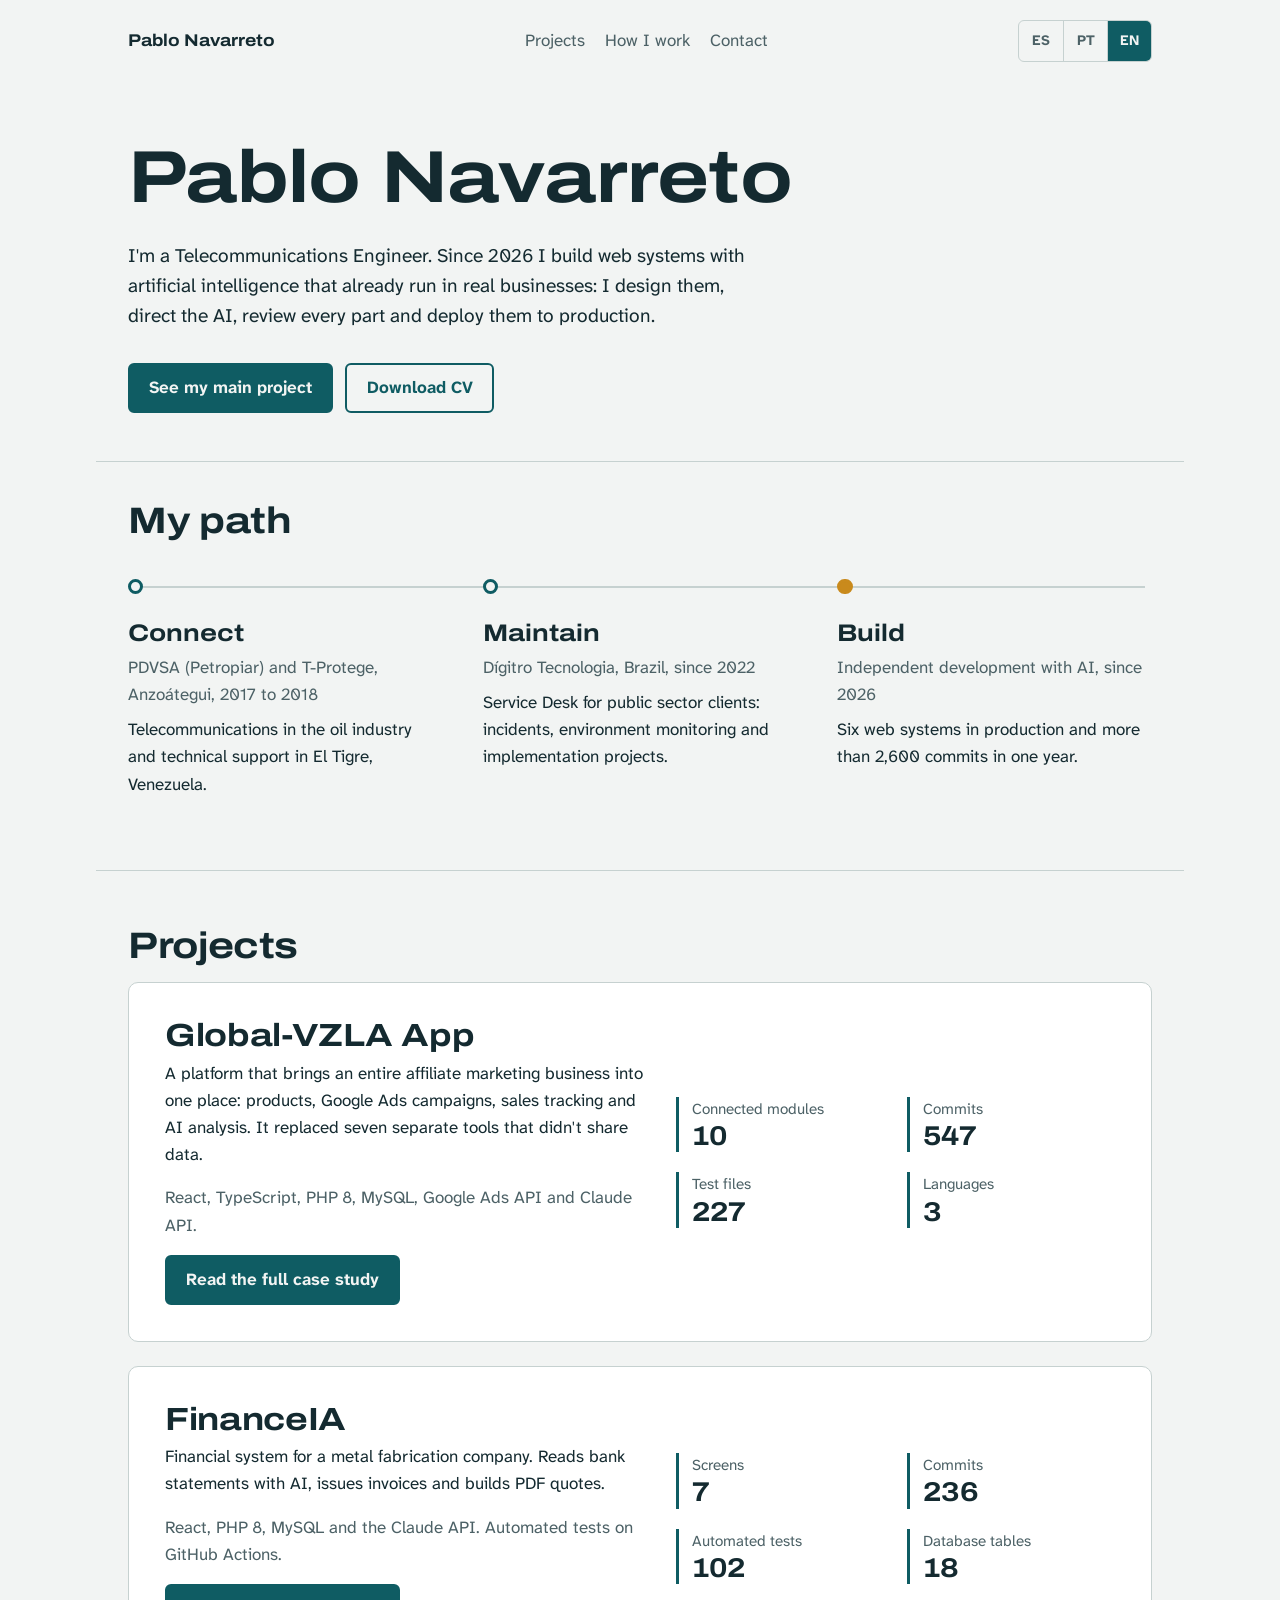
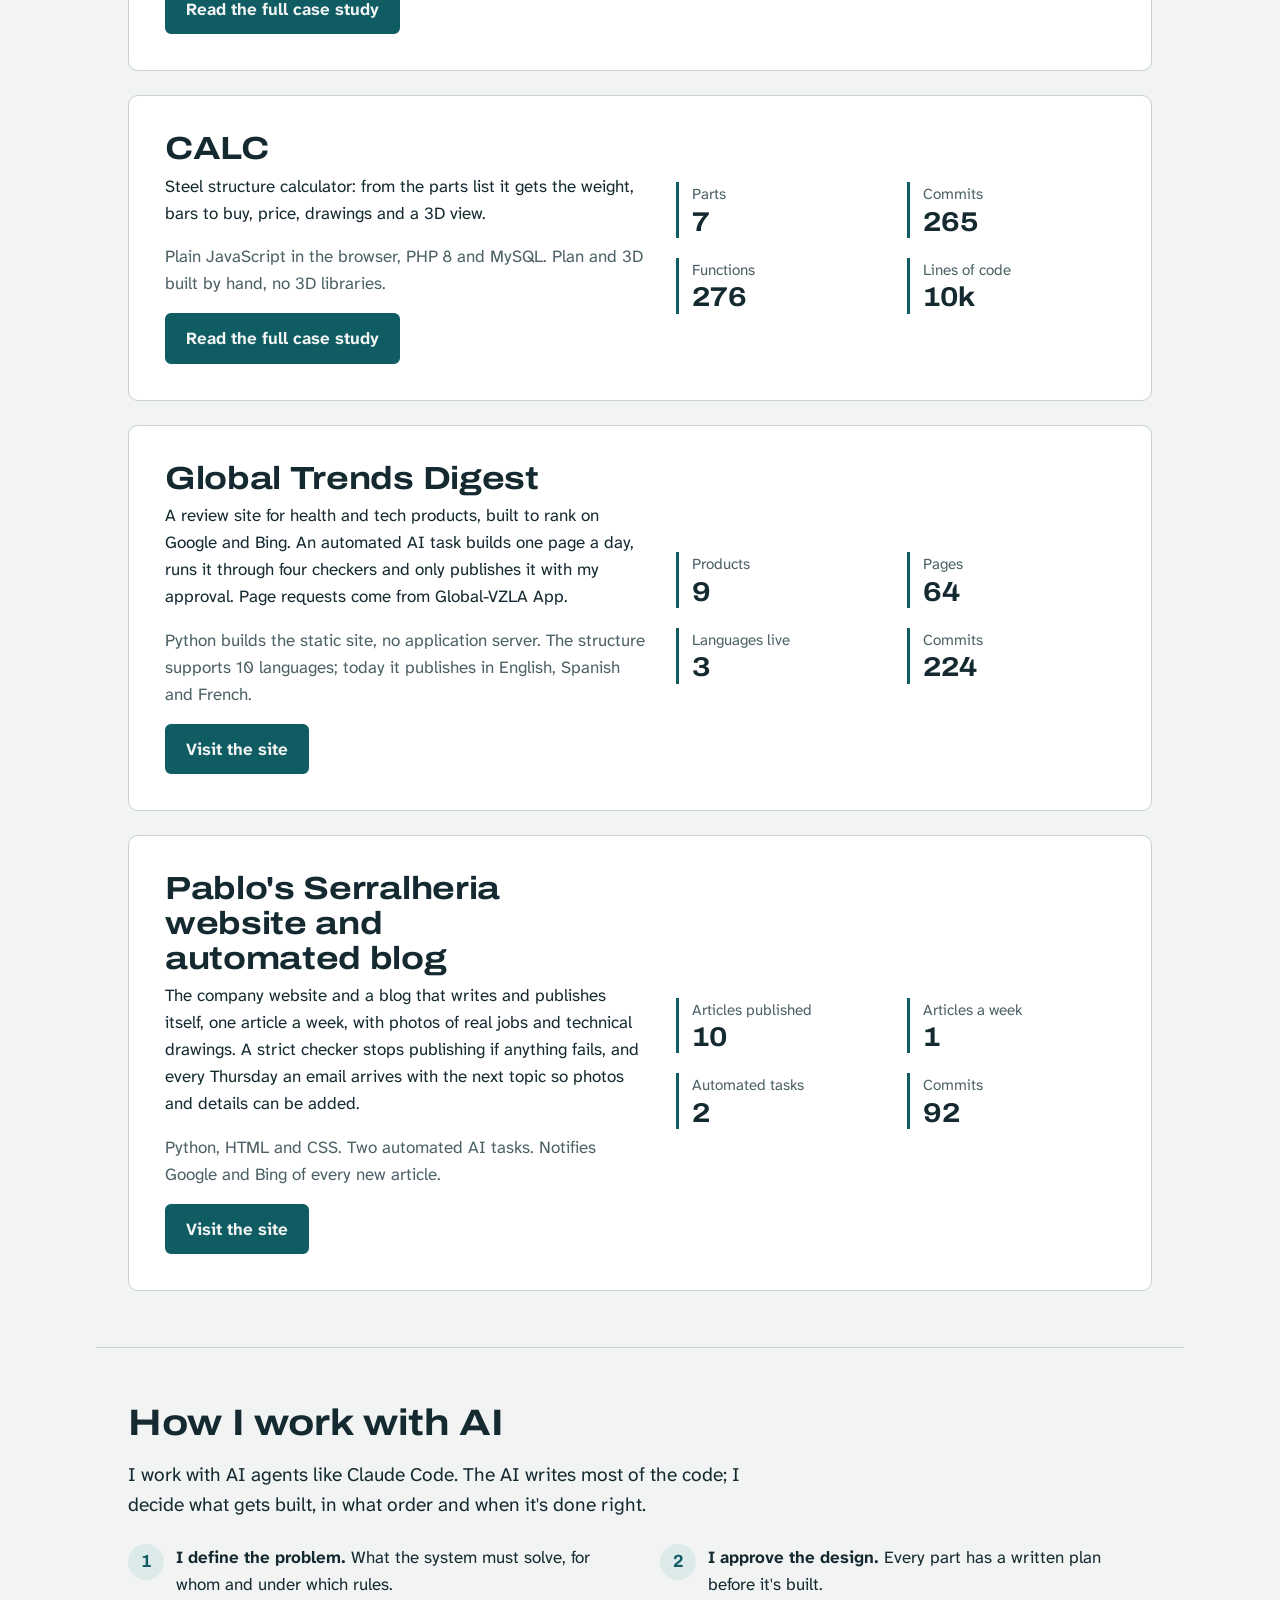
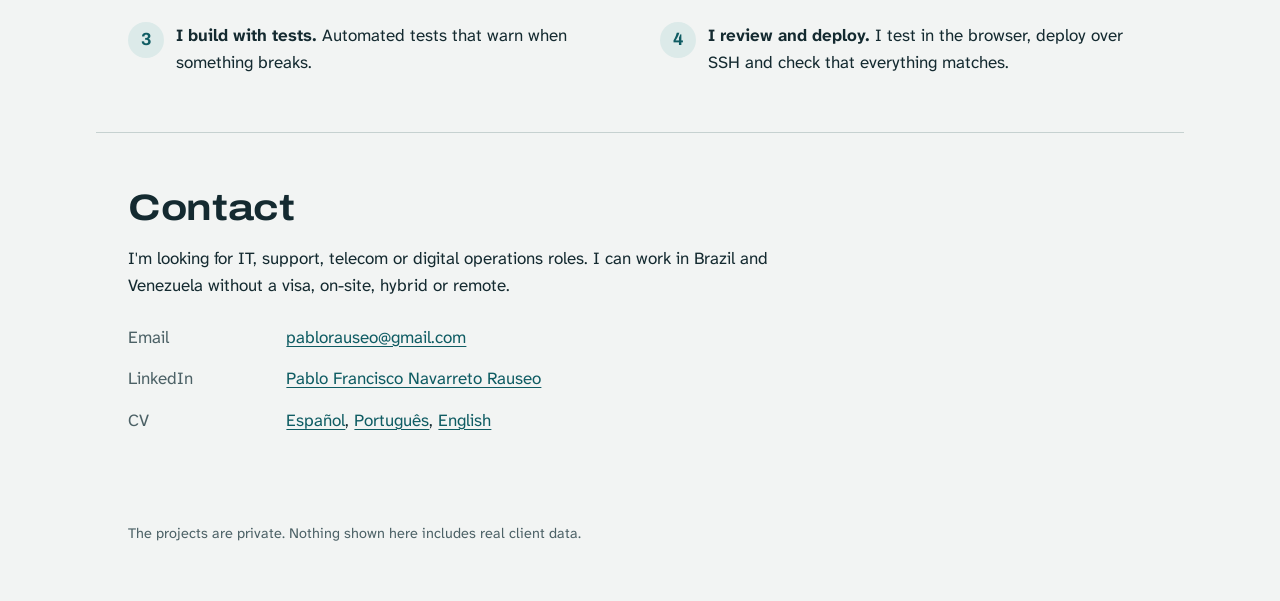
<file: index.html>
<!doctype html>
<html lang="es">
<head>
  <meta charset="utf-8">
  <meta name="viewport" content="width=device-width, initial-scale=1">
  <title>Pablo Navarreto</title>
  <meta name="description" content="Pablo Navarreto, ingeniero en Telecomunicaciones que desarrolla sistemas web con IA. Portafolio de proyectos en producción.">
  <link rel="canonical" href="https://pablo-navarreto.github.io/">
  <link rel="alternate" hreflang="es" href="https://pablo-navarreto.github.io/">
  <link rel="alternate" hreflang="pt" href="https://pablo-navarreto.github.io/pt/">
  <link rel="alternate" hreflang="en" href="https://pablo-navarreto.github.io/en/">
  <link rel="alternate" hreflang="x-default" href="https://pablo-navarreto.github.io/">
  <meta property="og:type" content="website">
  <meta property="og:title" content="Pablo Navarreto">
  <meta property="og:description" content="Pablo Navarreto, ingeniero en Telecomunicaciones que desarrolla sistemas web con IA. Portafolio de proyectos en producción.">
  <meta property="og:url" content="https://pablo-navarreto.github.io/">
  <meta property="og:image" content="https://pablo-navarreto.github.io/compartir.png">
  <meta property="og:image:width" content="1200">
  <meta property="og:image:height" content="630">
  <meta property="og:locale" content="es_ES">
  <meta name="twitter:card" content="summary_large_image">
  <link rel="preconnect" href="https://fonts.googleapis.com">
  <link rel="preconnect" href="https://fonts.gstatic.com" crossorigin>
  <link href="https://fonts.googleapis.com/css2?family=Archivo:wdth,wght@100..125,500..800&family=Atkinson+Hyperlegible+Next:wght@400;700&display=swap" rel="stylesheet">
  <link rel="stylesheet" href="/estilos.css">
</head>
<body>
<script>
  (function () {
    var elegido = null;
    try { elegido = localStorage.getItem('idioma'); } catch (e) {}
    var nav = (navigator.language || '').toLowerCase();
    var destino = elegido || (nav.indexOf('pt') === 0 ? 'pt' : nav.indexOf('en') === 0 ? 'en' : 'es');
    if (destino === 'pt') location.replace('/pt/' + location.hash);
    else if (destino === 'en') location.replace('/en/' + location.hash);
  })();
</script>
<header class="contenedor barra">
  <a class="marca" href="/">Pablo Navarreto</a>
  <nav aria-label="Proyectos">
    <a href="#proyectos">Proyectos</a>
    <a href="#como-trabajo">Cómo trabajo</a>
    <a href="#contacto">Contacto</a>
  </nav>
  <div class="idiomas" role="group" aria-label="Idioma"><a href="/" hreflang="es" lang="es" data-idioma="es" aria-current="true">ES</a><a href="/pt/" hreflang="pt" lang="pt" data-idioma="pt">PT</a><a href="/en/" hreflang="en" lang="en" data-idioma="en">EN</a></div>
</header>

<main>
  <section class="contenedor portada">
    <h1>Pablo Navarreto</h1>
    <p class="intro">Soy ingeniero en Telecomunicaciones. Desde 2026 hago sistemas web con inteligencia artificial que ya funcionan en empresas reales: los diseño, dirijo a la IA, reviso cada parte y los pongo en producción.</p>
    <div class="acciones">
      <a class="boton principal" href="/proyectos/global-vzla-app.html">Ver mi proyecto principal</a>
      <a class="boton" href="/cv/CV_Pablo_Navarreto_Rauseo_ES.pdf">Descargar CV</a>
    </div>
  </section>

  <section class="contenedor camino" aria-labelledby="titulo-camino">
    <h2 id="titulo-camino">Mi camino</h2>
    <ol>
      <li><div class="verbo">Conectar</div><p class="donde">PDVSA (Petropiar) y T-Protege, Anzoátegui, 2017 a 2018</p><p>Telecomunicaciones en la industria petrolera y soporte técnico en El Tigre.</p></li>
      <li><div class="verbo">Mantener</div><p class="donde">Dígitro Tecnologia, Brasil, desde 2022</p><p>Service Desk para clientes del sector público: incidentes, monitoreo de entornos y proyectos de implantación.</p></li>
      <li><div class="verbo">Construir</div><p class="donde">Desarrollo independiente con IA, desde 2026</p><p>Seis sistemas web en producción y más de 2.600 commits en un año.</p></li>
    </ol>
  </section>

  <section class="contenedor seccion" id="proyectos" aria-labelledby="titulo-proyectos">
    <h2 id="titulo-proyectos">Proyectos</h2>
    <article class="destacado">
      <div>
        <h3>Global-VZLA App</h3>
        <p>Una plataforma que une en un solo lugar todo un negocio de marketing de afiliados: productos, campañas de Google Ads, rastreo de ventas y un análisis con IA. Reemplazó siete herramientas sueltas que no se pasaban datos.</p>
        <p class="tec">React, TypeScript, PHP 8, MySQL, API de Google Ads y API de Claude.</p>
        <a class="boton principal" href="/proyectos/global-vzla-app.html">Ver el caso completo</a>
      </div>
      <dl class="cifras">
        <div><dt>Módulos conectados</dt><dd>10</dd></div>
        <div><dt>Commits</dt><dd>547</dd></div>
        <div><dt>Archivos de pruebas</dt><dd>227</dd></div>
        <div><dt>Idiomas</dt><dd>3</dd></div>
      </dl>
    </article>
    <article class="destacado">
      <div>
        <h3>FinanceIA</h3>
        <p>Sistema financiero de una empresa de estructuras metálicas. Lee extractos del banco con IA, factura y arma presupuestos en PDF.</p>
        <p class="tec">React, PHP 8, MySQL y API de Claude. Pruebas automáticas en GitHub Actions.</p>
        <a class="boton principal" href="/proyectos/financeia.html">Ver el caso completo</a>
      </div>
      <dl class="cifras">
        <div><dt>Pantallas</dt><dd>7</dd></div>
        <div><dt>Commits</dt><dd>236</dd></div>
        <div><dt>Pruebas automáticas</dt><dd>102</dd></div>
        <div><dt>Tablas en la base</dt><dd>18</dd></div>
      </dl>
    </article>
    <article class="destacado">
      <div>
        <h3>CALC</h3>
        <p>Cálculo de estructuras metálicas: de la lista de piezas salen el peso, las barras a comprar, el precio, los planos y una vista 3D.</p>
        <p class="tec">JavaScript puro en el navegador, PHP 8 y MySQL. Planta y 3D hechos a mano, sin librerías de 3D.</p>
        <a class="boton principal" href="/proyectos/calc.html">Ver el caso completo</a>
      </div>
      <dl class="cifras">
        <div><dt>Partes</dt><dd>7</dd></div>
        <div><dt>Commits</dt><dd>265</dd></div>
        <div><dt>Funciones</dt><dd>276</dd></div>
        <div><dt>Líneas de código</dt><dd>10 mil</dd></div>
      </dl>
    </article>
    <article class="destacado">
      <div>
        <h3>Global Trends Digest</h3>
        <p>Sitio de reseñas de productos de salud y tecnología, pensado para aparecer en Google y Bing. Una tarea automática con IA arma una página por día, la pasa por cuatro revisores y solo se publica con mi aprobación. Los pedidos de páginas llegan desde Global-VZLA App.</p>
        <p class="tec">Python genera el sitio, sin servidor de aplicación. La estructura está lista para 10 idiomas; hoy publica en inglés, español y francés.</p>
        <a class="boton principal" href="https://globaltrendsdigest.com" rel="noopener">Ver el sitio</a>
      </div>
      <dl class="cifras">
        <div><dt>Productos</dt><dd>9</dd></div>
        <div><dt>Páginas</dt><dd>64</dd></div>
        <div><dt>Idiomas publicados</dt><dd>3</dd></div>
        <div><dt>Commits</dt><dd>224</dd></div>
      </dl>
    </article>
    <article class="destacado">
      <div>
        <h3>Sitio y blog automático de Pablo's Serralheria</h3>
        <p>El sitio de la empresa y un blog que se escribe y se publica solo, un artículo por semana, con fotos de obras reales y dibujos técnicos. Un revisor estricto frena la publicación si algo falla, y cada jueves llega un correo con el tema siguiente para sumar fotos y datos.</p>
        <p class="tec">Python, HTML y CSS. Dos tareas automáticas con IA. Avisa a Google y Bing de cada artículo nuevo.</p>
        <a class="boton principal" href="https://pabloserralheria.com" rel="noopener">Ver el sitio</a>
      </div>
      <dl class="cifras">
        <div><dt>Artículos publicados</dt><dd>10</dd></div>
        <div><dt>Artículos por semana</dt><dd>1</dd></div>
        <div><dt>Tareas automáticas</dt><dd>2</dd></div>
        <div><dt>Commits</dt><dd>92</dd></div>
      </dl>
    </article>
  </section>

  <section class="contenedor seccion" id="como-trabajo" aria-labelledby="titulo-trabajo">
    <h2 id="titulo-trabajo">Cómo trabajo con IA</h2>
    <p class="intro">Trabajo con agentes de IA como Claude Code. La IA escribe gran parte del código; yo decido qué se hace, en qué orden y cuándo está bien hecho.</p>
    <ol class="pasos">
      <li><p><strong>Defino el problema.</strong> Qué tiene que resolver el sistema, para quién y con qué reglas.</p></li>
      <li><p><strong>Apruebo el diseño.</strong> Cada parte tiene un plan escrito antes de construirse.</p></li>
      <li><p><strong>Construyo con pruebas.</strong> Pruebas automáticas que avisan si algo se rompe.</p></li>
      <li><p><strong>Reviso y pongo en producción.</strong> Pruebo en el navegador, subo por SSH y verifico que todo quedó igual.</p></li>
    </ol>
  </section>

  <section class="contenedor contacto" id="contacto" aria-labelledby="titulo-contacto">
    <h2 id="titulo-contacto">Contacto</h2>
    <p>Busco puestos de IT, soporte, telecomunicaciones u operaciones digitales. Trabajo en Brasil y Venezuela sin visa, presencial, híbrido o remoto.</p>
    <dl>
      <dt>Correo</dt><dd><a href="mailto:pablorauseo@gmail.com">pablorauseo@gmail.com</a></dd>
      <dt>LinkedIn</dt><dd><a href="https://www.linkedin.com/in/pablo-francisco-navarreto-rauseo-47a374164/" rel="noopener">Pablo Francisco Navarreto Rauseo</a></dd>
      <dt>CV</dt><dd><a href="/cv/CV_Pablo_Navarreto_Rauseo_ES.pdf" hreflang="es">Español</a>, <a href="/cv/CV_Pablo_Navarreto_Rauseo_PT.pdf" hreflang="pt">Português</a>, <a href="/cv/CV_Pablo_Navarreto_Rauseo_EN.pdf" hreflang="en">English</a></dd>
    </dl>
  </section>
</main>

<footer class="contenedor pie">
  <p>Los proyectos son privados. Lo que se muestra aquí no incluye datos reales de clientes.</p>
</footer>
<script>
  document.querySelectorAll('.idiomas a').forEach(function (a) {
    a.addEventListener('click', function () { try { localStorage.setItem('idioma', a.dataset.idioma); } catch (e) {} });
  });
</script>
</body>
</html>
</file>
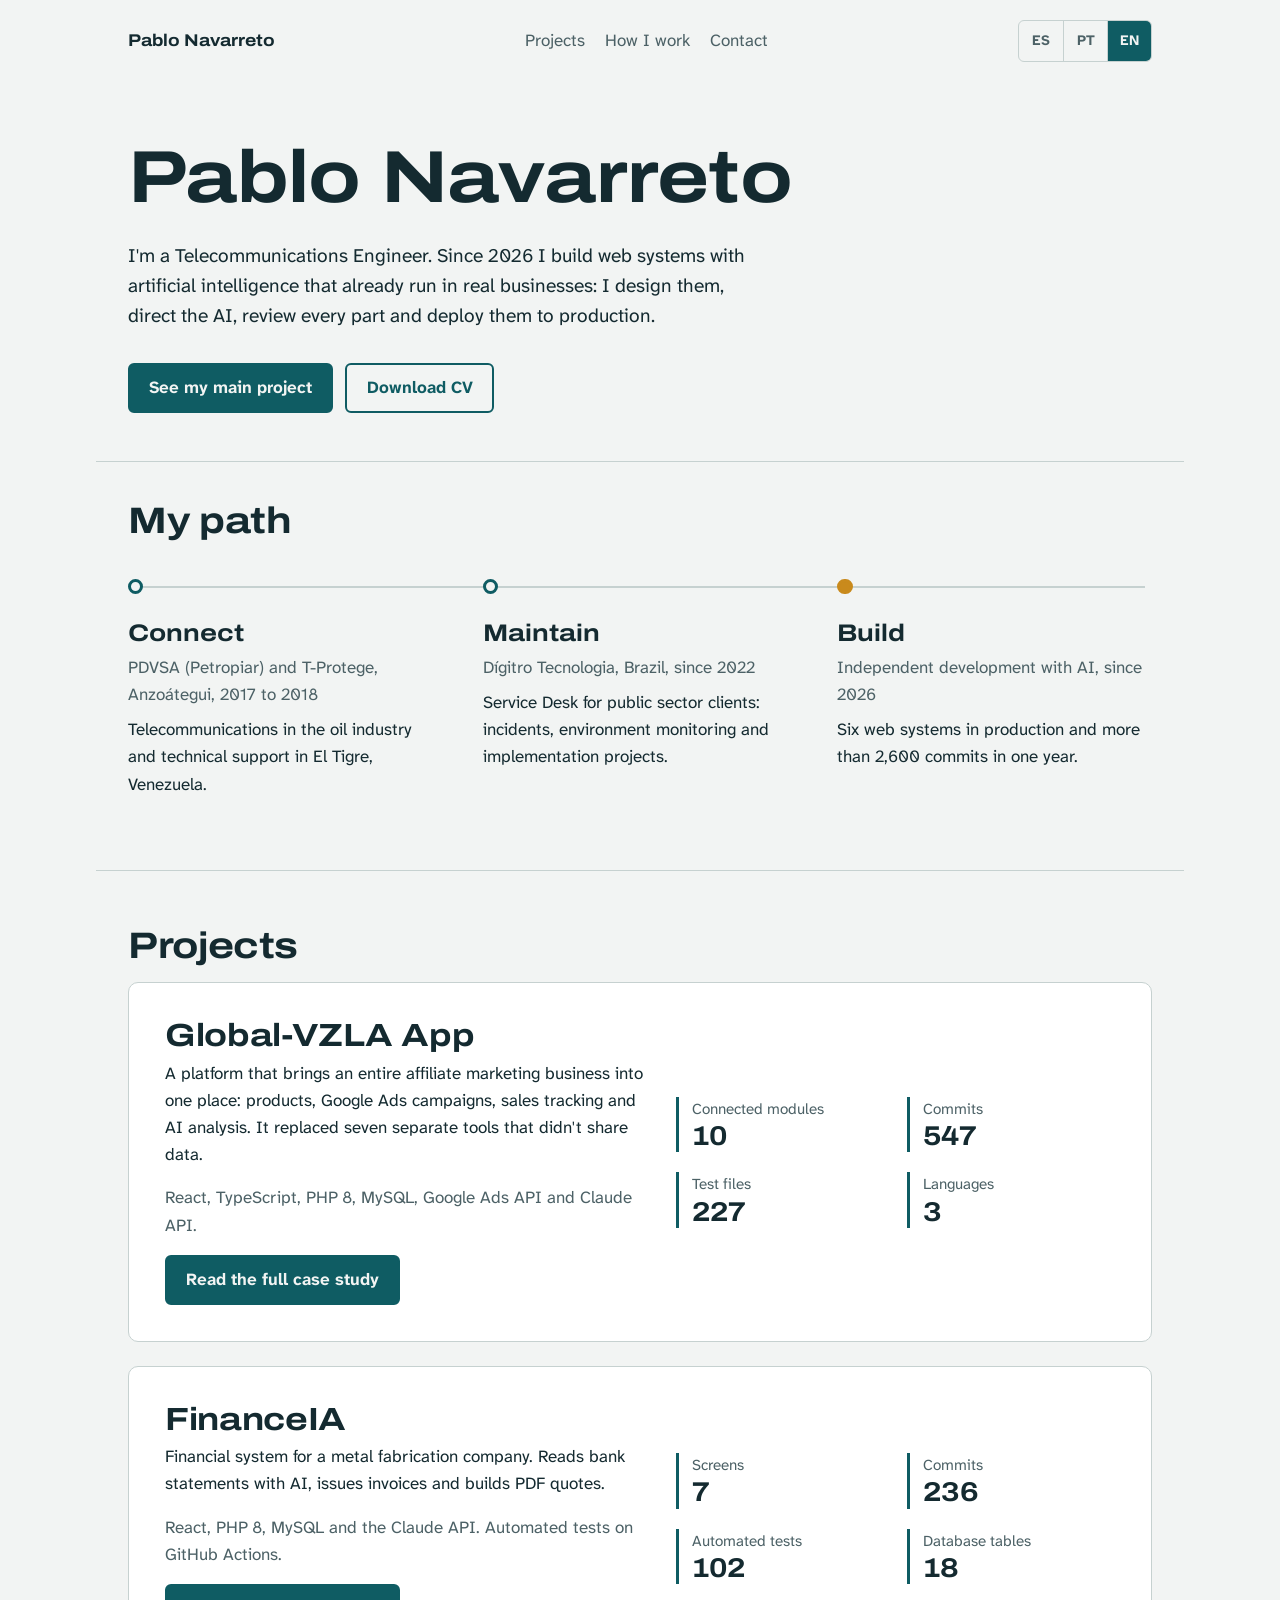
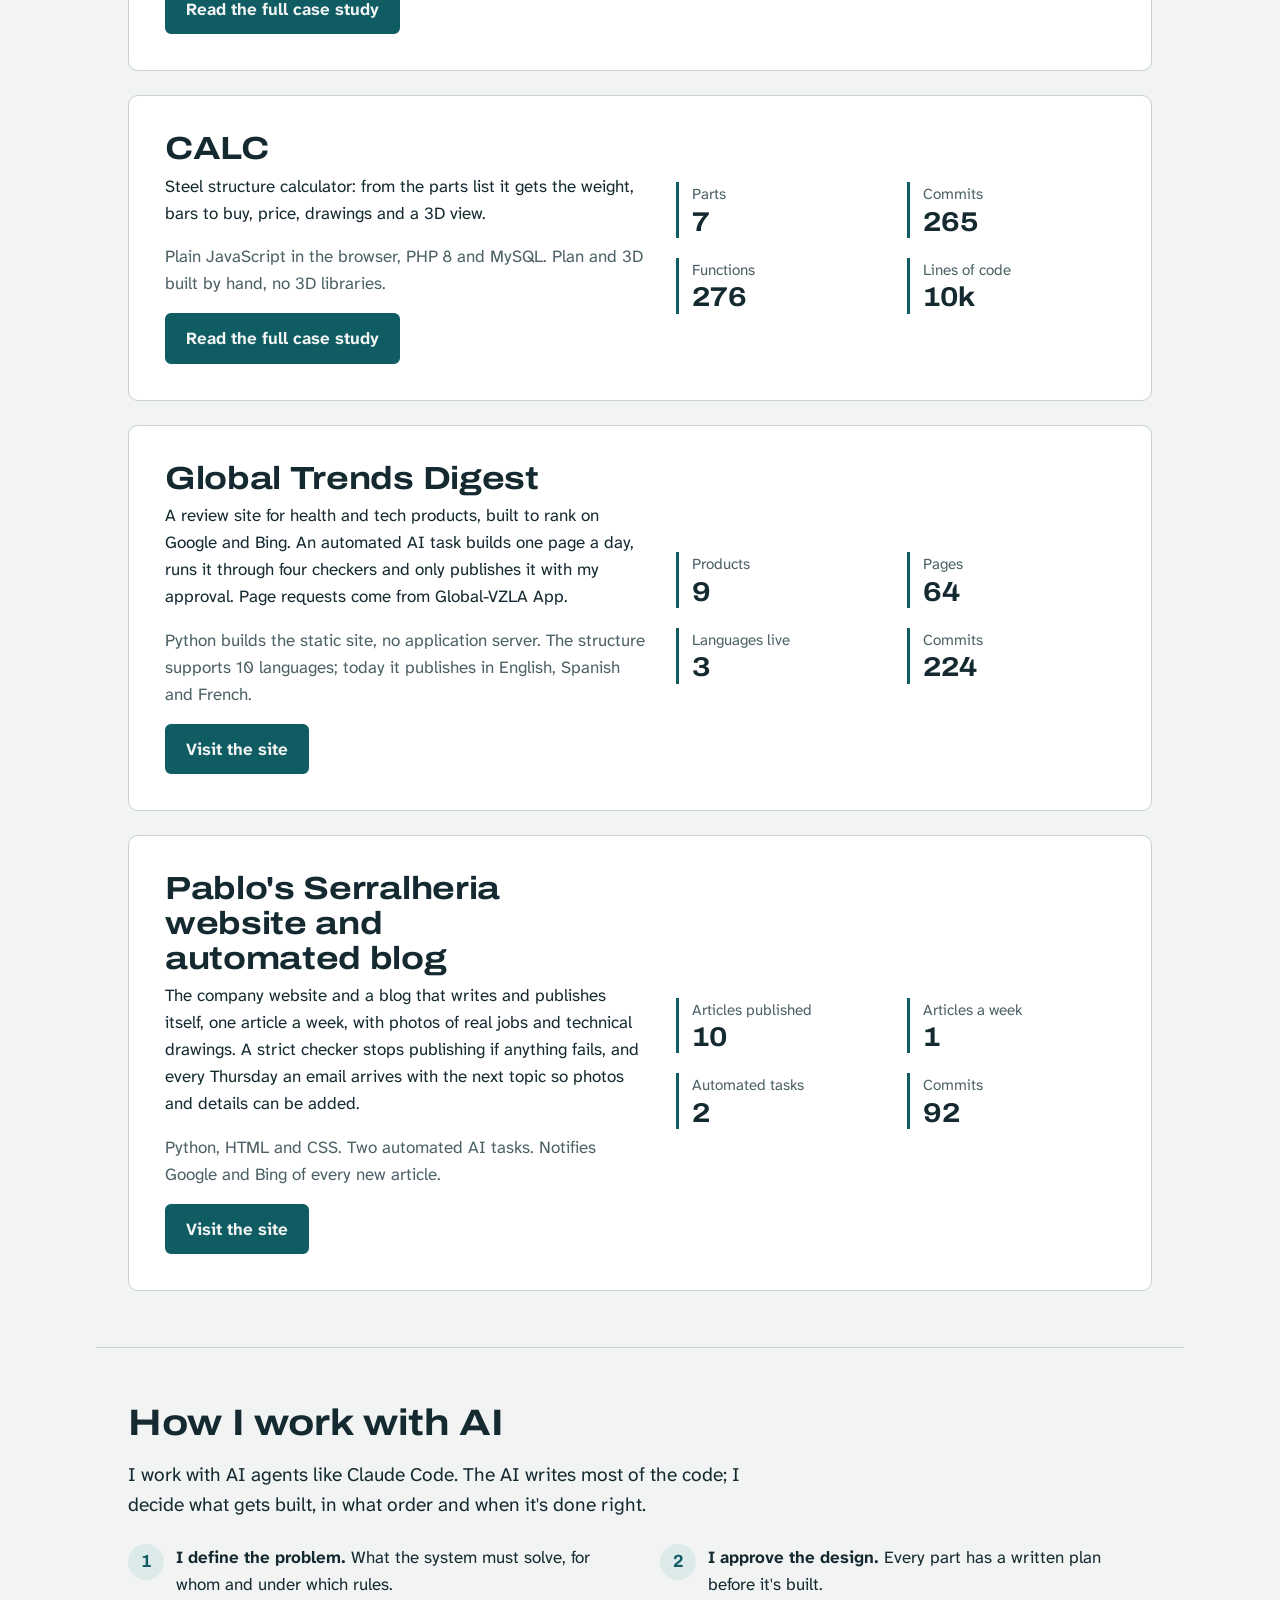
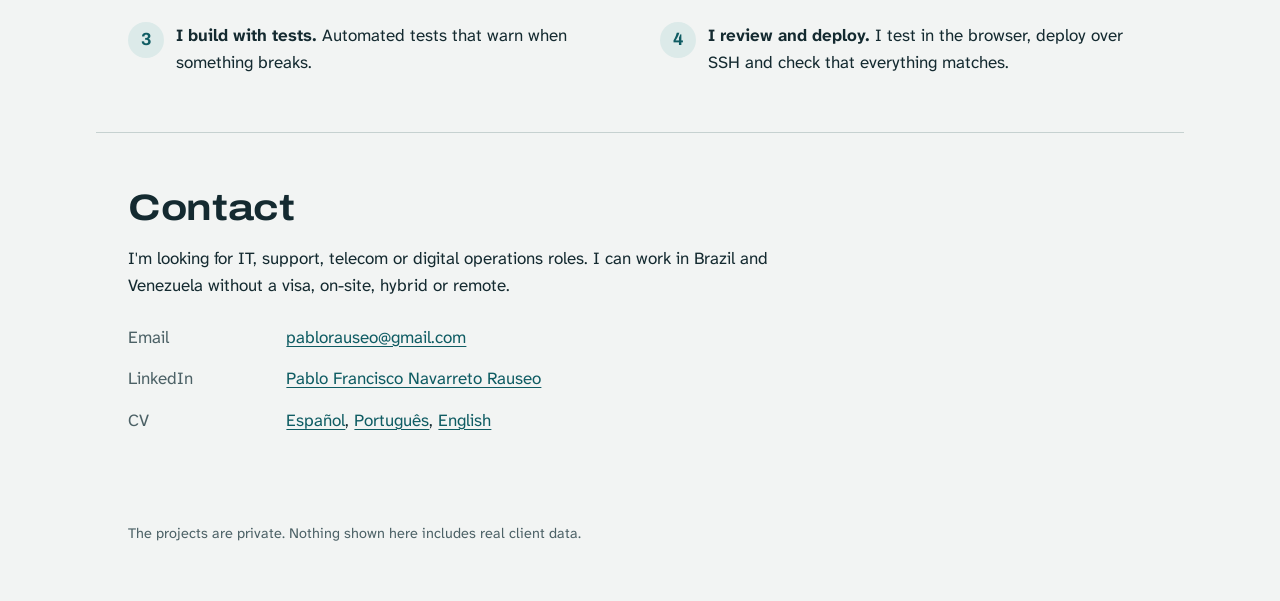
<file: en/index.html>
<!doctype html>
<html lang="en">
<head>
  <meta charset="utf-8">
  <meta name="viewport" content="width=device-width, initial-scale=1">
  <title>Pablo Navarreto</title>
  <meta name="description" content="Pablo Navarreto, Telecommunications Engineer who builds web systems with AI. Portfolio of projects running in production.">
  <link rel="canonical" href="https://pablo-navarreto.github.io/en/">
  <link rel="alternate" hreflang="es" href="https://pablo-navarreto.github.io/">
  <link rel="alternate" hreflang="pt" href="https://pablo-navarreto.github.io/pt/">
  <link rel="alternate" hreflang="en" href="https://pablo-navarreto.github.io/en/">
  <link rel="alternate" hreflang="x-default" href="https://pablo-navarreto.github.io/">
  <meta property="og:type" content="website">
  <meta property="og:title" content="Pablo Navarreto">
  <meta property="og:description" content="Pablo Navarreto, Telecommunications Engineer who builds web systems with AI. Portfolio of projects running in production.">
  <meta property="og:url" content="https://pablo-navarreto.github.io/en/">
  <meta property="og:image" content="https://pablo-navarreto.github.io/compartir.png">
  <meta property="og:image:width" content="1200">
  <meta property="og:image:height" content="630">
  <meta property="og:locale" content="en_US">
  <meta name="twitter:card" content="summary_large_image">
  <link rel="preconnect" href="https://fonts.googleapis.com">
  <link rel="preconnect" href="https://fonts.gstatic.com" crossorigin>
  <link href="https://fonts.googleapis.com/css2?family=Archivo:wdth,wght@100..125,500..800&family=Atkinson+Hyperlegible+Next:wght@400;700&display=swap" rel="stylesheet">
  <link rel="stylesheet" href="/estilos.css">
</head>
<body>

<header class="contenedor barra">
  <a class="marca" href="/en/">Pablo Navarreto</a>
  <nav aria-label="Projects">
    <a href="#proyectos">Projects</a>
    <a href="#como-trabajo">How I work</a>
    <a href="#contacto">Contact</a>
  </nav>
  <div class="idiomas" role="group" aria-label="Language"><a href="/" hreflang="es" lang="es" data-idioma="es">ES</a><a href="/pt/" hreflang="pt" lang="pt" data-idioma="pt">PT</a><a href="/en/" hreflang="en" lang="en" data-idioma="en" aria-current="true">EN</a></div>
</header>

<main>
  <section class="contenedor portada">
    <h1>Pablo Navarreto</h1>
    <p class="intro">I'm a Telecommunications Engineer. Since 2026 I build web systems with artificial intelligence that already run in real businesses: I design them, direct the AI, review every part and deploy them to production.</p>
    <div class="acciones">
      <a class="boton principal" href="/en/projects/global-vzla-app.html">See my main project</a>
      <a class="boton" href="/cv/CV_Pablo_Navarreto_Rauseo_EN.pdf">Download CV</a>
    </div>
  </section>

  <section class="contenedor camino" aria-labelledby="titulo-camino">
    <h2 id="titulo-camino">My path</h2>
    <ol>
      <li><div class="verbo">Connect</div><p class="donde">PDVSA (Petropiar) and T-Protege, Anzoátegui, 2017 to 2018</p><p>Telecommunications in the oil industry and technical support in El Tigre, Venezuela.</p></li>
      <li><div class="verbo">Maintain</div><p class="donde">Dígitro Tecnologia, Brazil, since 2022</p><p>Service Desk for public sector clients: incidents, environment monitoring and implementation projects.</p></li>
      <li><div class="verbo">Build</div><p class="donde">Independent development with AI, since 2026</p><p>Six web systems in production and more than 2,600 commits in one year.</p></li>
    </ol>
  </section>

  <section class="contenedor seccion" id="proyectos" aria-labelledby="titulo-proyectos">
    <h2 id="titulo-proyectos">Projects</h2>
    <article class="destacado">
      <div>
        <h3>Global-VZLA App</h3>
        <p>A platform that brings an entire affiliate marketing business into one place: products, Google Ads campaigns, sales tracking and AI analysis. It replaced seven separate tools that didn't share data.</p>
        <p class="tec">React, TypeScript, PHP 8, MySQL, Google Ads API and Claude API.</p>
        <a class="boton principal" href="/en/projects/global-vzla-app.html">Read the full case study</a>
      </div>
      <dl class="cifras">
        <div><dt>Connected modules</dt><dd>10</dd></div>
        <div><dt>Commits</dt><dd>547</dd></div>
        <div><dt>Test files</dt><dd>227</dd></div>
        <div><dt>Languages</dt><dd>3</dd></div>
      </dl>
    </article>
    <article class="destacado">
      <div>
        <h3>FinanceIA</h3>
        <p>Financial system for a metal fabrication company. Reads bank statements with AI, issues invoices and builds PDF quotes.</p>
        <p class="tec">React, PHP 8, MySQL and the Claude API. Automated tests on GitHub Actions.</p>
        <a class="boton principal" href="/en/projects/financeia.html">Read the full case study</a>
      </div>
      <dl class="cifras">
        <div><dt>Screens</dt><dd>7</dd></div>
        <div><dt>Commits</dt><dd>236</dd></div>
        <div><dt>Automated tests</dt><dd>102</dd></div>
        <div><dt>Database tables</dt><dd>18</dd></div>
      </dl>
    </article>
    <article class="destacado">
      <div>
        <h3>CALC</h3>
        <p>Steel structure calculator: from the parts list it gets the weight, bars to buy, price, drawings and a 3D view.</p>
        <p class="tec">Plain JavaScript in the browser, PHP 8 and MySQL. Plan and 3D built by hand, no 3D libraries.</p>
        <a class="boton principal" href="/en/projects/calc.html">Read the full case study</a>
      </div>
      <dl class="cifras">
        <div><dt>Parts</dt><dd>7</dd></div>
        <div><dt>Commits</dt><dd>265</dd></div>
        <div><dt>Functions</dt><dd>276</dd></div>
        <div><dt>Lines of code</dt><dd>10k</dd></div>
      </dl>
    </article>
    <article class="destacado">
      <div>
        <h3>Global Trends Digest</h3>
        <p>A review site for health and tech products, built to rank on Google and Bing. An automated AI task builds one page a day, runs it through four checkers and only publishes it with my approval. Page requests come from Global-VZLA App.</p>
        <p class="tec">Python builds the static site, no application server. The structure supports 10 languages; today it publishes in English, Spanish and French.</p>
        <a class="boton principal" href="https://globaltrendsdigest.com" rel="noopener">Visit the site</a>
      </div>
      <dl class="cifras">
        <div><dt>Products</dt><dd>9</dd></div>
        <div><dt>Pages</dt><dd>64</dd></div>
        <div><dt>Languages live</dt><dd>3</dd></div>
        <div><dt>Commits</dt><dd>224</dd></div>
      </dl>
    </article>
    <article class="destacado">
      <div>
        <h3>Pablo's Serralheria website and automated blog</h3>
        <p>The company website and a blog that writes and publishes itself, one article a week, with photos of real jobs and technical drawings. A strict checker stops publishing if anything fails, and every Thursday an email arrives with the next topic so photos and details can be added.</p>
        <p class="tec">Python, HTML and CSS. Two automated AI tasks. Notifies Google and Bing of every new article.</p>
        <a class="boton principal" href="https://pabloserralheria.com" rel="noopener">Visit the site</a>
      </div>
      <dl class="cifras">
        <div><dt>Articles published</dt><dd>10</dd></div>
        <div><dt>Articles a week</dt><dd>1</dd></div>
        <div><dt>Automated tasks</dt><dd>2</dd></div>
        <div><dt>Commits</dt><dd>92</dd></div>
      </dl>
    </article>
  </section>

  <section class="contenedor seccion" id="como-trabajo" aria-labelledby="titulo-trabajo">
    <h2 id="titulo-trabajo">How I work with AI</h2>
    <p class="intro">I work with AI agents like Claude Code. The AI writes most of the code; I decide what gets built, in what order and when it's done right.</p>
    <ol class="pasos">
      <li><p><strong>I define the problem.</strong> What the system must solve, for whom and under which rules.</p></li>
      <li><p><strong>I approve the design.</strong> Every part has a written plan before it's built.</p></li>
      <li><p><strong>I build with tests.</strong> Automated tests that warn when something breaks.</p></li>
      <li><p><strong>I review and deploy.</strong> I test in the browser, deploy over SSH and check that everything matches.</p></li>
    </ol>
  </section>

  <section class="contenedor contacto" id="contacto" aria-labelledby="titulo-contacto">
    <h2 id="titulo-contacto">Contact</h2>
    <p>I'm looking for IT, support, telecom or digital operations roles. I can work in Brazil and Venezuela without a visa, on-site, hybrid or remote.</p>
    <dl>
      <dt>Email</dt><dd><a href="mailto:pablorauseo@gmail.com">pablorauseo@gmail.com</a></dd>
      <dt>LinkedIn</dt><dd><a href="https://www.linkedin.com/in/pablo-francisco-navarreto-rauseo-47a374164/" rel="noopener">Pablo Francisco Navarreto Rauseo</a></dd>
      <dt>CV</dt><dd><a href="/cv/CV_Pablo_Navarreto_Rauseo_ES.pdf" hreflang="es">Español</a>, <a href="/cv/CV_Pablo_Navarreto_Rauseo_PT.pdf" hreflang="pt">Português</a>, <a href="/cv/CV_Pablo_Navarreto_Rauseo_EN.pdf" hreflang="en">English</a></dd>
    </dl>
  </section>
</main>

<footer class="contenedor pie">
  <p>The projects are private. Nothing shown here includes real client data.</p>
</footer>
<script>
  document.querySelectorAll('.idiomas a').forEach(function (a) {
    a.addEventListener('click', function () { try { localStorage.setItem('idioma', a.dataset.idioma); } catch (e) {} });
  });
</script>
</body>
</html>
</file>
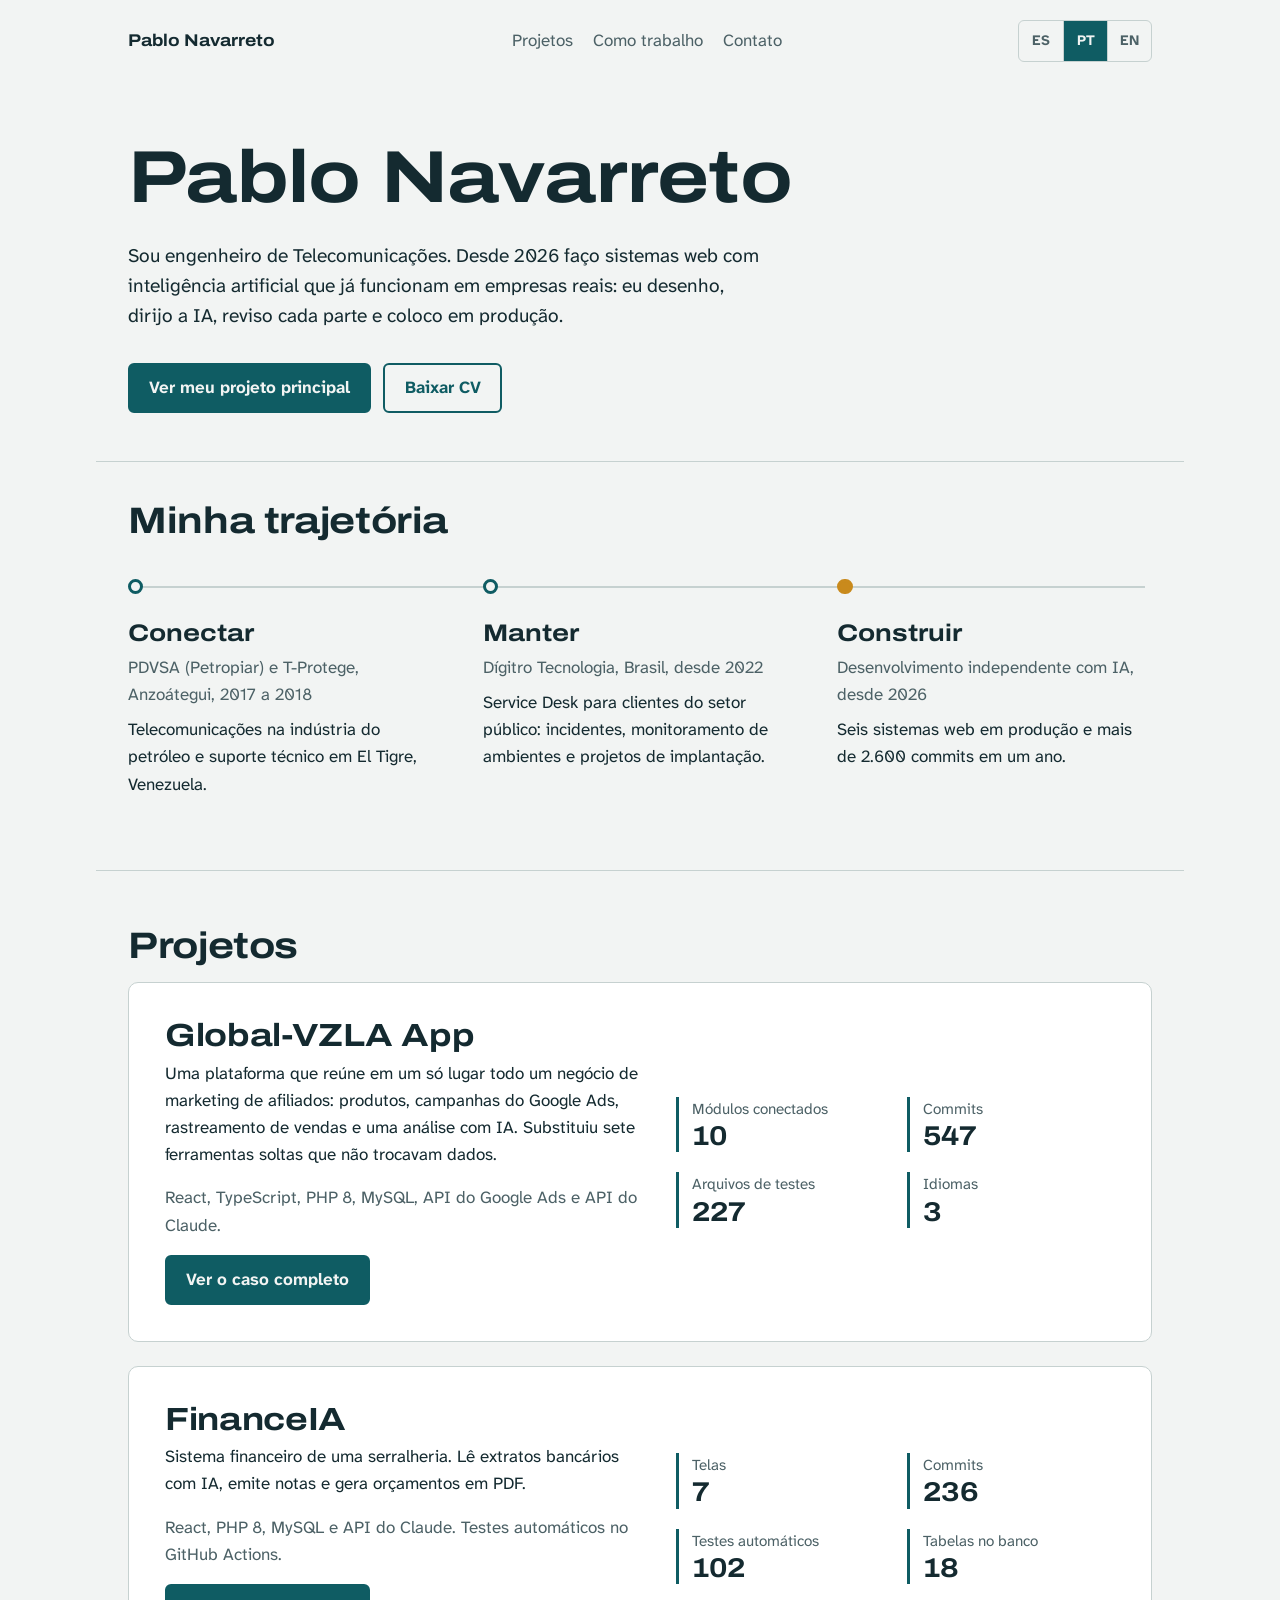
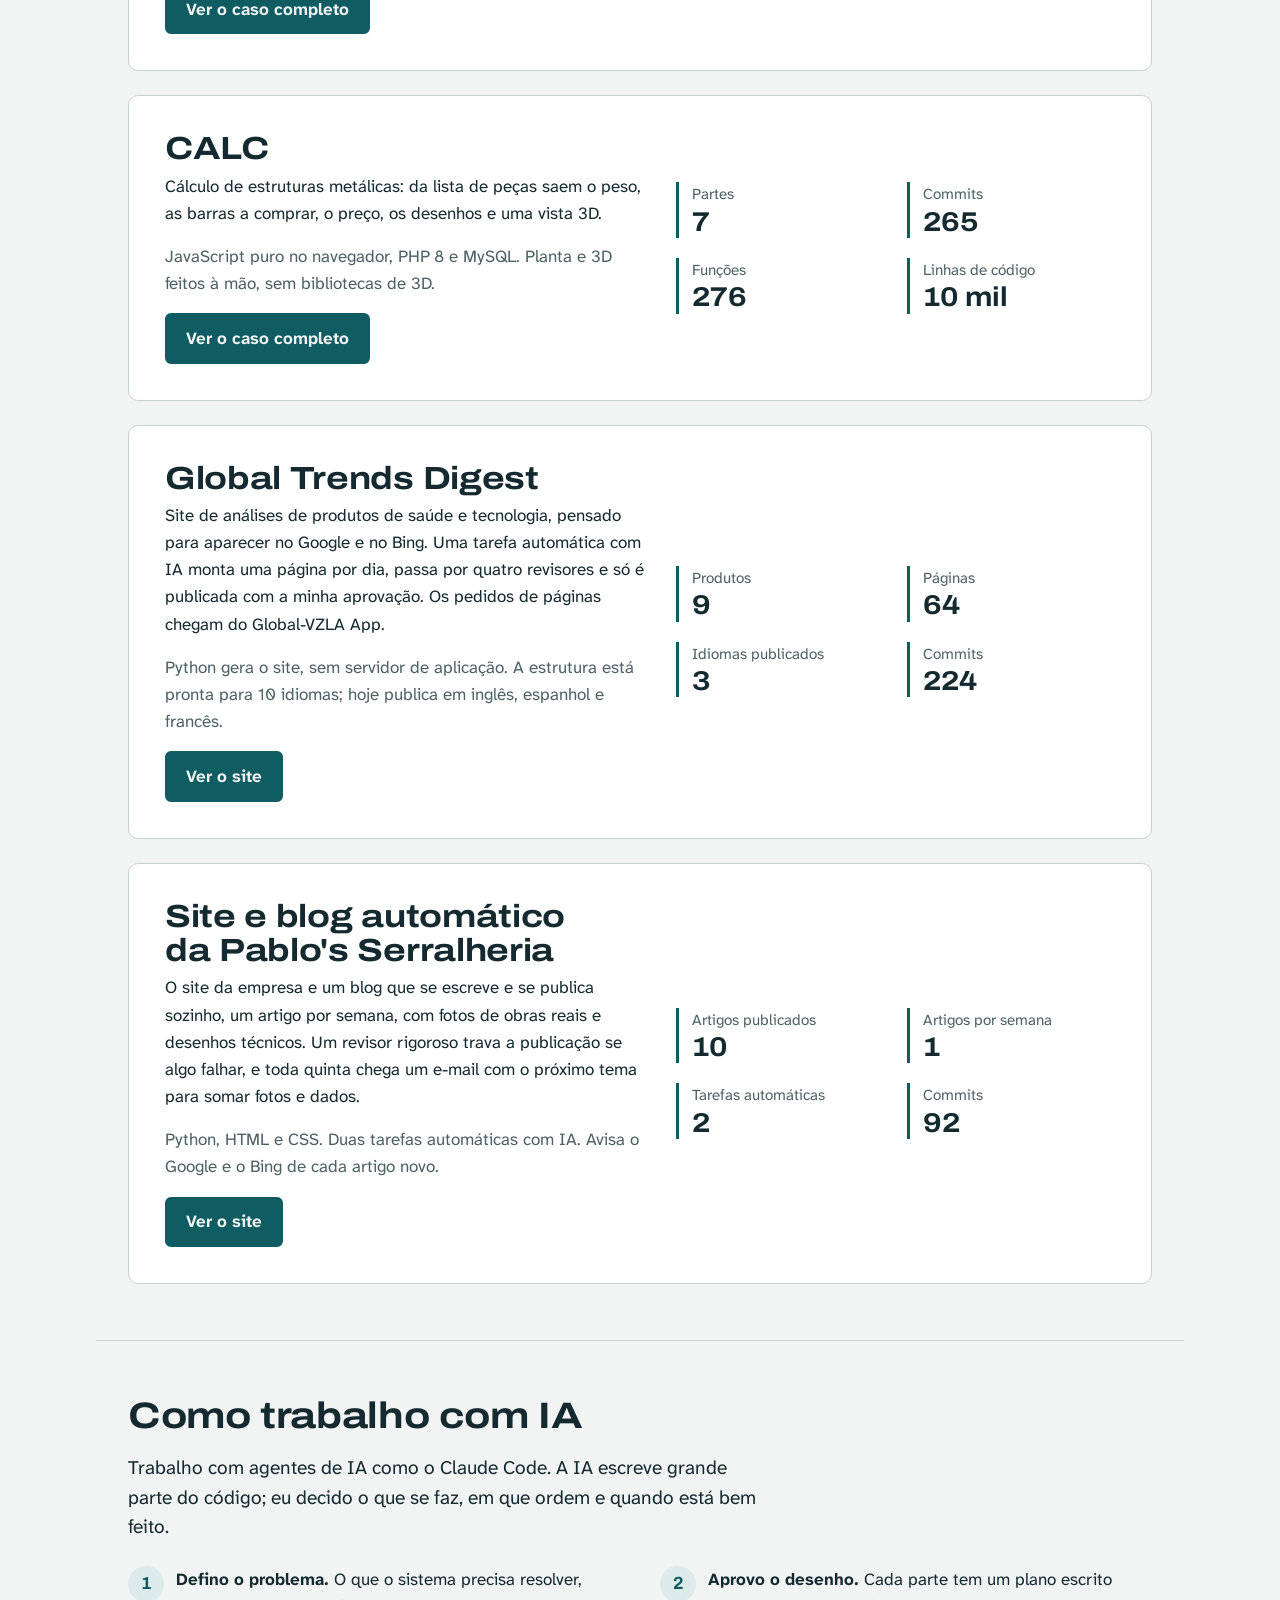
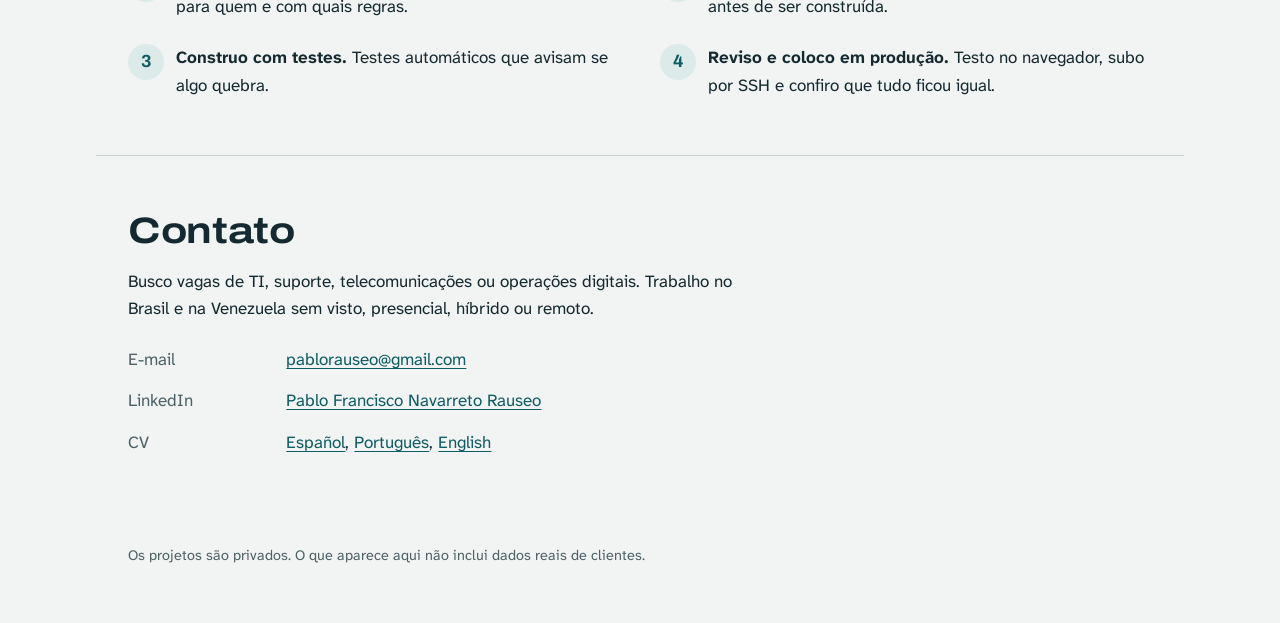
<file: pt/index.html>
<!doctype html>
<html lang="pt-BR">
<head>
  <meta charset="utf-8">
  <meta name="viewport" content="width=device-width, initial-scale=1">
  <title>Pablo Navarreto</title>
  <meta name="description" content="Pablo Navarreto, engenheiro de Telecomunicações que desenvolve sistemas web com IA. Portfólio de projetos em produção.">
  <link rel="canonical" href="https://pablo-navarreto.github.io/pt/">
  <link rel="alternate" hreflang="es" href="https://pablo-navarreto.github.io/">
  <link rel="alternate" hreflang="pt" href="https://pablo-navarreto.github.io/pt/">
  <link rel="alternate" hreflang="en" href="https://pablo-navarreto.github.io/en/">
  <link rel="alternate" hreflang="x-default" href="https://pablo-navarreto.github.io/">
  <meta property="og:type" content="website">
  <meta property="og:title" content="Pablo Navarreto">
  <meta property="og:description" content="Pablo Navarreto, engenheiro de Telecomunicações que desenvolve sistemas web com IA. Portfólio de projetos em produção.">
  <meta property="og:url" content="https://pablo-navarreto.github.io/pt/">
  <meta property="og:image" content="https://pablo-navarreto.github.io/compartir.png">
  <meta property="og:image:width" content="1200">
  <meta property="og:image:height" content="630">
  <meta property="og:locale" content="pt_BR">
  <meta name="twitter:card" content="summary_large_image">
  <link rel="preconnect" href="https://fonts.googleapis.com">
  <link rel="preconnect" href="https://fonts.gstatic.com" crossorigin>
  <link href="https://fonts.googleapis.com/css2?family=Archivo:wdth,wght@100..125,500..800&family=Atkinson+Hyperlegible+Next:wght@400;700&display=swap" rel="stylesheet">
  <link rel="stylesheet" href="/estilos.css">
</head>
<body>

<header class="contenedor barra">
  <a class="marca" href="/pt/">Pablo Navarreto</a>
  <nav aria-label="Projetos">
    <a href="#proyectos">Projetos</a>
    <a href="#como-trabajo">Como trabalho</a>
    <a href="#contacto">Contato</a>
  </nav>
  <div class="idiomas" role="group" aria-label="Idioma"><a href="/" hreflang="es" lang="es" data-idioma="es">ES</a><a href="/pt/" hreflang="pt" lang="pt" data-idioma="pt" aria-current="true">PT</a><a href="/en/" hreflang="en" lang="en" data-idioma="en">EN</a></div>
</header>

<main>
  <section class="contenedor portada">
    <h1>Pablo Navarreto</h1>
    <p class="intro">Sou engenheiro de Telecomunicações. Desde 2026 faço sistemas web com inteligência artificial que já funcionam em empresas reais: eu desenho, dirijo a IA, reviso cada parte e coloco em produção.</p>
    <div class="acciones">
      <a class="boton principal" href="/pt/projetos/global-vzla-app.html">Ver meu projeto principal</a>
      <a class="boton" href="/cv/CV_Pablo_Navarreto_Rauseo_PT.pdf">Baixar CV</a>
    </div>
  </section>

  <section class="contenedor camino" aria-labelledby="titulo-camino">
    <h2 id="titulo-camino">Minha trajetória</h2>
    <ol>
      <li><div class="verbo">Conectar</div><p class="donde">PDVSA (Petropiar) e T-Protege, Anzoátegui, 2017 a 2018</p><p>Telecomunicações na indústria do petróleo e suporte técnico em El Tigre, Venezuela.</p></li>
      <li><div class="verbo">Manter</div><p class="donde">Dígitro Tecnologia, Brasil, desde 2022</p><p>Service Desk para clientes do setor público: incidentes, monitoramento de ambientes e projetos de implantação.</p></li>
      <li><div class="verbo">Construir</div><p class="donde">Desenvolvimento independente com IA, desde 2026</p><p>Seis sistemas web em produção e mais de 2.600 commits em um ano.</p></li>
    </ol>
  </section>

  <section class="contenedor seccion" id="proyectos" aria-labelledby="titulo-proyectos">
    <h2 id="titulo-proyectos">Projetos</h2>
    <article class="destacado">
      <div>
        <h3>Global-VZLA App</h3>
        <p>Uma plataforma que reúne em um só lugar todo um negócio de marketing de afiliados: produtos, campanhas do Google Ads, rastreamento de vendas e uma análise com IA. Substituiu sete ferramentas soltas que não trocavam dados.</p>
        <p class="tec">React, TypeScript, PHP 8, MySQL, API do Google Ads e API do Claude.</p>
        <a class="boton principal" href="/pt/projetos/global-vzla-app.html">Ver o caso completo</a>
      </div>
      <dl class="cifras">
        <div><dt>Módulos conectados</dt><dd>10</dd></div>
        <div><dt>Commits</dt><dd>547</dd></div>
        <div><dt>Arquivos de testes</dt><dd>227</dd></div>
        <div><dt>Idiomas</dt><dd>3</dd></div>
      </dl>
    </article>
    <article class="destacado">
      <div>
        <h3>FinanceIA</h3>
        <p>Sistema financeiro de uma serralheria. Lê extratos bancários com IA, emite notas e gera orçamentos em PDF.</p>
        <p class="tec">React, PHP 8, MySQL e API do Claude. Testes automáticos no GitHub Actions.</p>
        <a class="boton principal" href="/pt/projetos/financeia.html">Ver o caso completo</a>
      </div>
      <dl class="cifras">
        <div><dt>Telas</dt><dd>7</dd></div>
        <div><dt>Commits</dt><dd>236</dd></div>
        <div><dt>Testes automáticos</dt><dd>102</dd></div>
        <div><dt>Tabelas no banco</dt><dd>18</dd></div>
      </dl>
    </article>
    <article class="destacado">
      <div>
        <h3>CALC</h3>
        <p>Cálculo de estruturas metálicas: da lista de peças saem o peso, as barras a comprar, o preço, os desenhos e uma vista 3D.</p>
        <p class="tec">JavaScript puro no navegador, PHP 8 e MySQL. Planta e 3D feitos à mão, sem bibliotecas de 3D.</p>
        <a class="boton principal" href="/pt/projetos/calc.html">Ver o caso completo</a>
      </div>
      <dl class="cifras">
        <div><dt>Partes</dt><dd>7</dd></div>
        <div><dt>Commits</dt><dd>265</dd></div>
        <div><dt>Funções</dt><dd>276</dd></div>
        <div><dt>Linhas de código</dt><dd>10 mil</dd></div>
      </dl>
    </article>
    <article class="destacado">
      <div>
        <h3>Global Trends Digest</h3>
        <p>Site de análises de produtos de saúde e tecnologia, pensado para aparecer no Google e no Bing. Uma tarefa automática com IA monta uma página por dia, passa por quatro revisores e só é publicada com a minha aprovação. Os pedidos de páginas chegam do Global-VZLA App.</p>
        <p class="tec">Python gera o site, sem servidor de aplicação. A estrutura está pronta para 10 idiomas; hoje publica em inglês, espanhol e francês.</p>
        <a class="boton principal" href="https://globaltrendsdigest.com" rel="noopener">Ver o site</a>
      </div>
      <dl class="cifras">
        <div><dt>Produtos</dt><dd>9</dd></div>
        <div><dt>Páginas</dt><dd>64</dd></div>
        <div><dt>Idiomas publicados</dt><dd>3</dd></div>
        <div><dt>Commits</dt><dd>224</dd></div>
      </dl>
    </article>
    <article class="destacado">
      <div>
        <h3>Site e blog automático da Pablo's Serralheria</h3>
        <p>O site da empresa e um blog que se escreve e se publica sozinho, um artigo por semana, com fotos de obras reais e desenhos técnicos. Um revisor rigoroso trava a publicação se algo falhar, e toda quinta chega um e-mail com o próximo tema para somar fotos e dados.</p>
        <p class="tec">Python, HTML e CSS. Duas tarefas automáticas com IA. Avisa o Google e o Bing de cada artigo novo.</p>
        <a class="boton principal" href="https://pabloserralheria.com" rel="noopener">Ver o site</a>
      </div>
      <dl class="cifras">
        <div><dt>Artigos publicados</dt><dd>10</dd></div>
        <div><dt>Artigos por semana</dt><dd>1</dd></div>
        <div><dt>Tarefas automáticas</dt><dd>2</dd></div>
        <div><dt>Commits</dt><dd>92</dd></div>
      </dl>
    </article>
  </section>

  <section class="contenedor seccion" id="como-trabajo" aria-labelledby="titulo-trabajo">
    <h2 id="titulo-trabajo">Como trabalho com IA</h2>
    <p class="intro">Trabalho com agentes de IA como o Claude Code. A IA escreve grande parte do código; eu decido o que se faz, em que ordem e quando está bem feito.</p>
    <ol class="pasos">
      <li><p><strong>Defino o problema.</strong> O que o sistema precisa resolver, para quem e com quais regras.</p></li>
      <li><p><strong>Aprovo o desenho.</strong> Cada parte tem um plano escrito antes de ser construída.</p></li>
      <li><p><strong>Construo com testes.</strong> Testes automáticos que avisam se algo quebra.</p></li>
      <li><p><strong>Reviso e coloco em produção.</strong> Testo no navegador, subo por SSH e confiro que tudo ficou igual.</p></li>
    </ol>
  </section>

  <section class="contenedor contacto" id="contacto" aria-labelledby="titulo-contacto">
    <h2 id="titulo-contacto">Contato</h2>
    <p>Busco vagas de TI, suporte, telecomunicações ou operações digitais. Trabalho no Brasil e na Venezuela sem visto, presencial, híbrido ou remoto.</p>
    <dl>
      <dt>E-mail</dt><dd><a href="mailto:pablorauseo@gmail.com">pablorauseo@gmail.com</a></dd>
      <dt>LinkedIn</dt><dd><a href="https://www.linkedin.com/in/pablo-francisco-navarreto-rauseo-47a374164/" rel="noopener">Pablo Francisco Navarreto Rauseo</a></dd>
      <dt>CV</dt><dd><a href="/cv/CV_Pablo_Navarreto_Rauseo_ES.pdf" hreflang="es">Español</a>, <a href="/cv/CV_Pablo_Navarreto_Rauseo_PT.pdf" hreflang="pt">Português</a>, <a href="/cv/CV_Pablo_Navarreto_Rauseo_EN.pdf" hreflang="en">English</a></dd>
    </dl>
  </section>
</main>

<footer class="contenedor pie">
  <p>Os projetos são privados. O que aparece aqui não inclui dados reais de clientes.</p>
</footer>
<script>
  document.querySelectorAll('.idiomas a').forEach(function (a) {
    a.addEventListener('click', function () { try { localStorage.setItem('idioma', a.dataset.idioma); } catch (e) {} });
  });
</script>
</body>
</html>
</file>
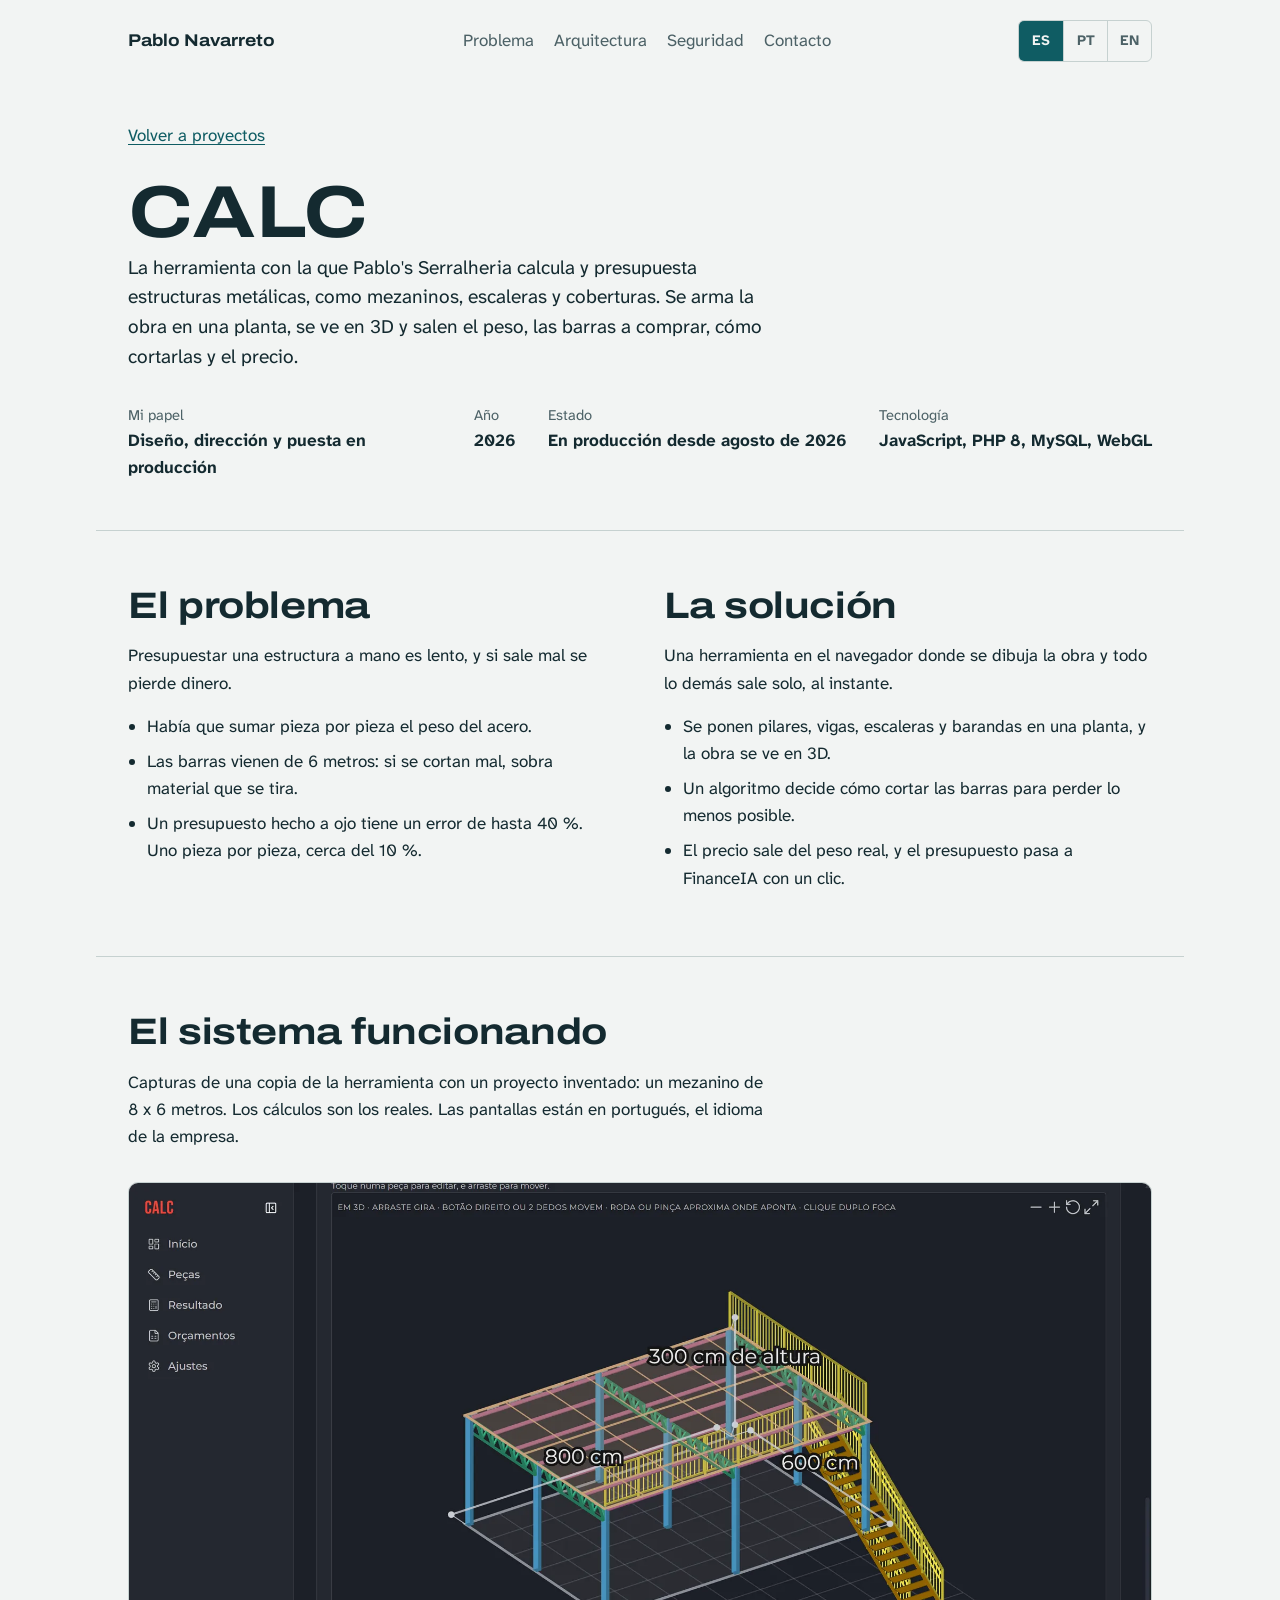
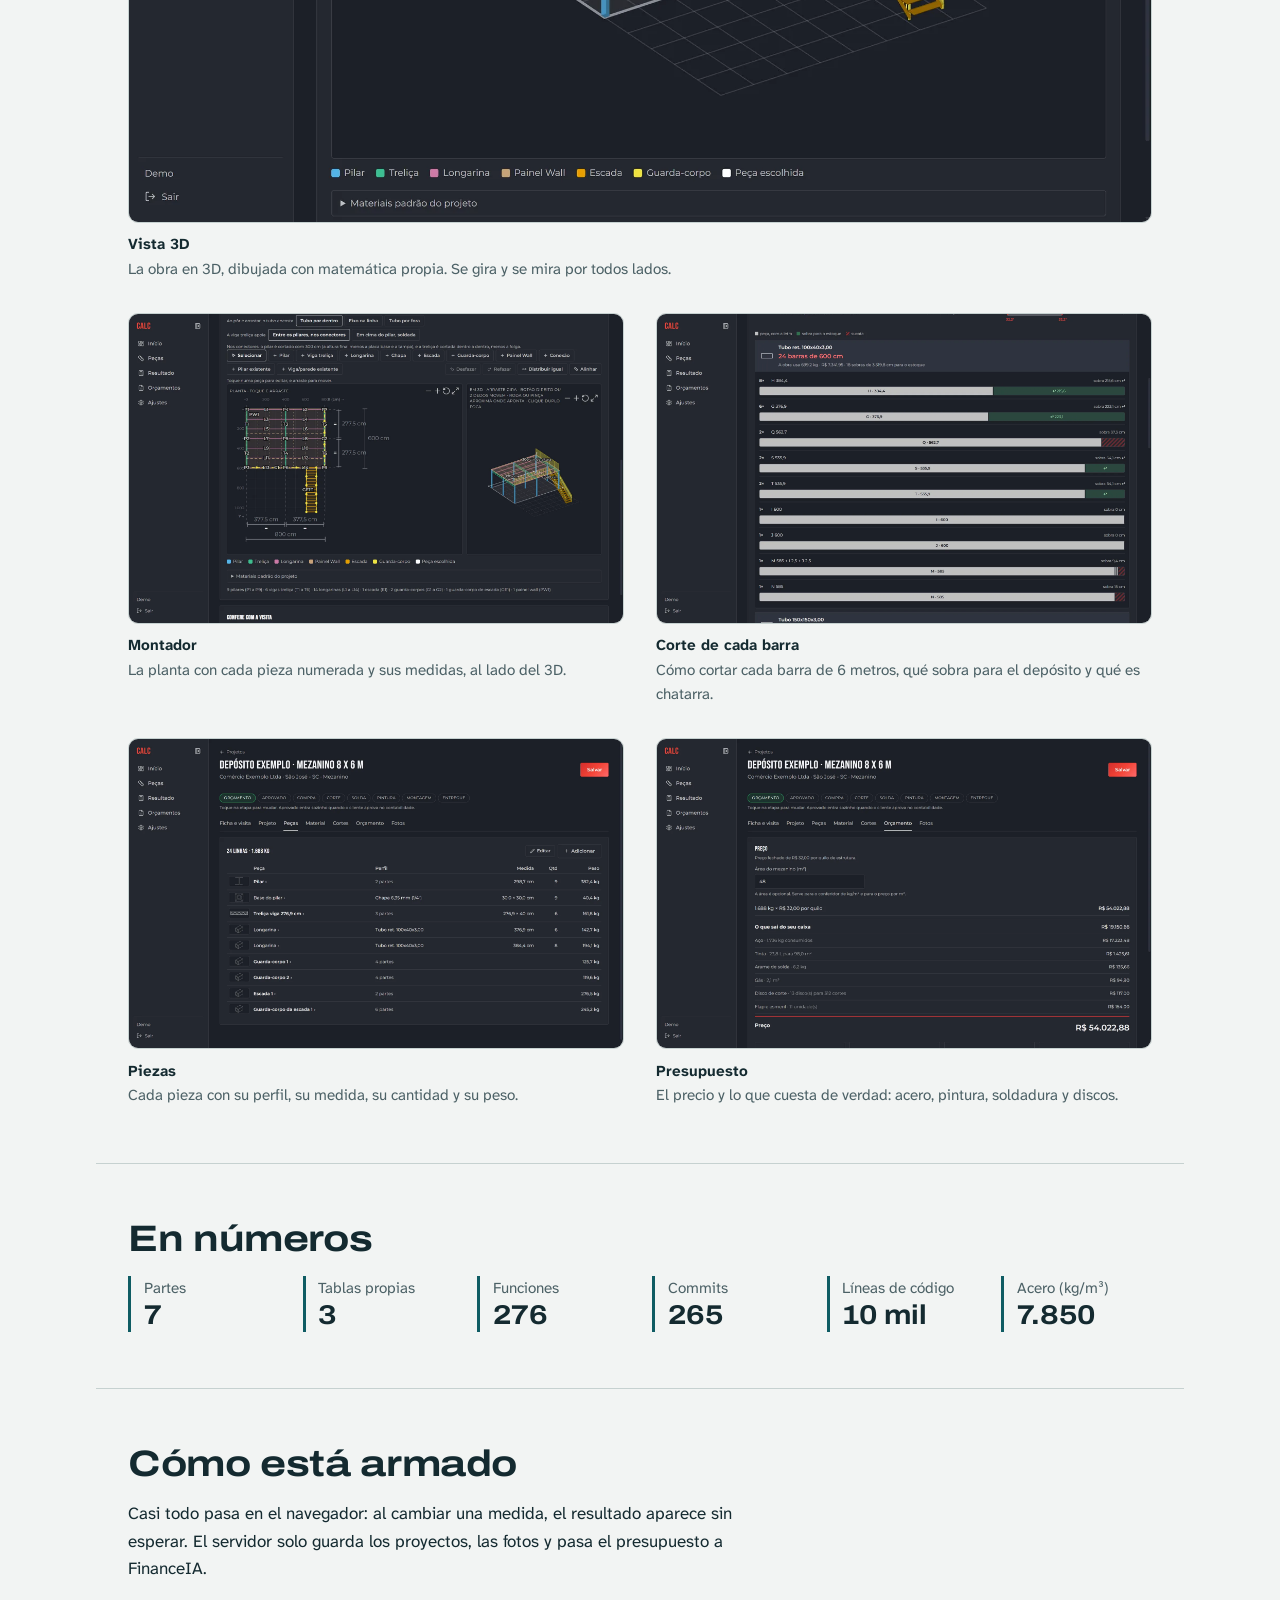
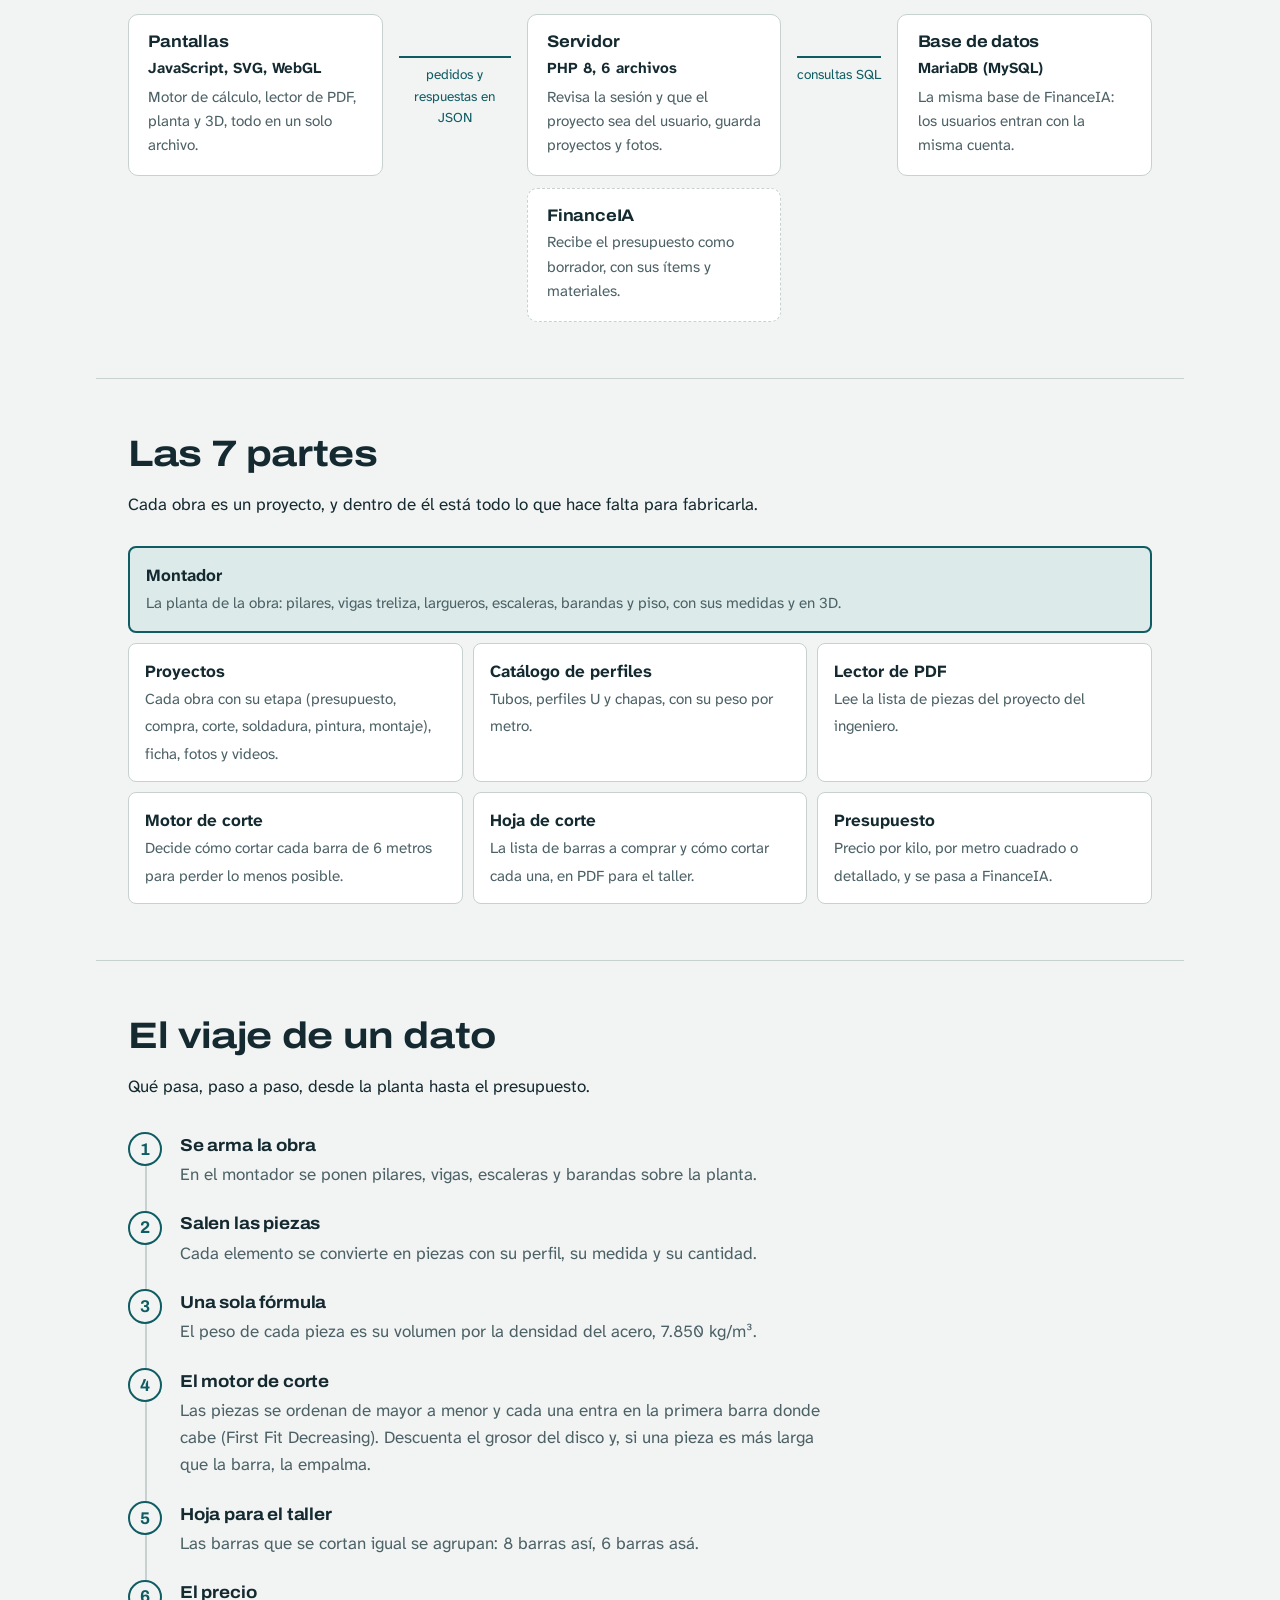
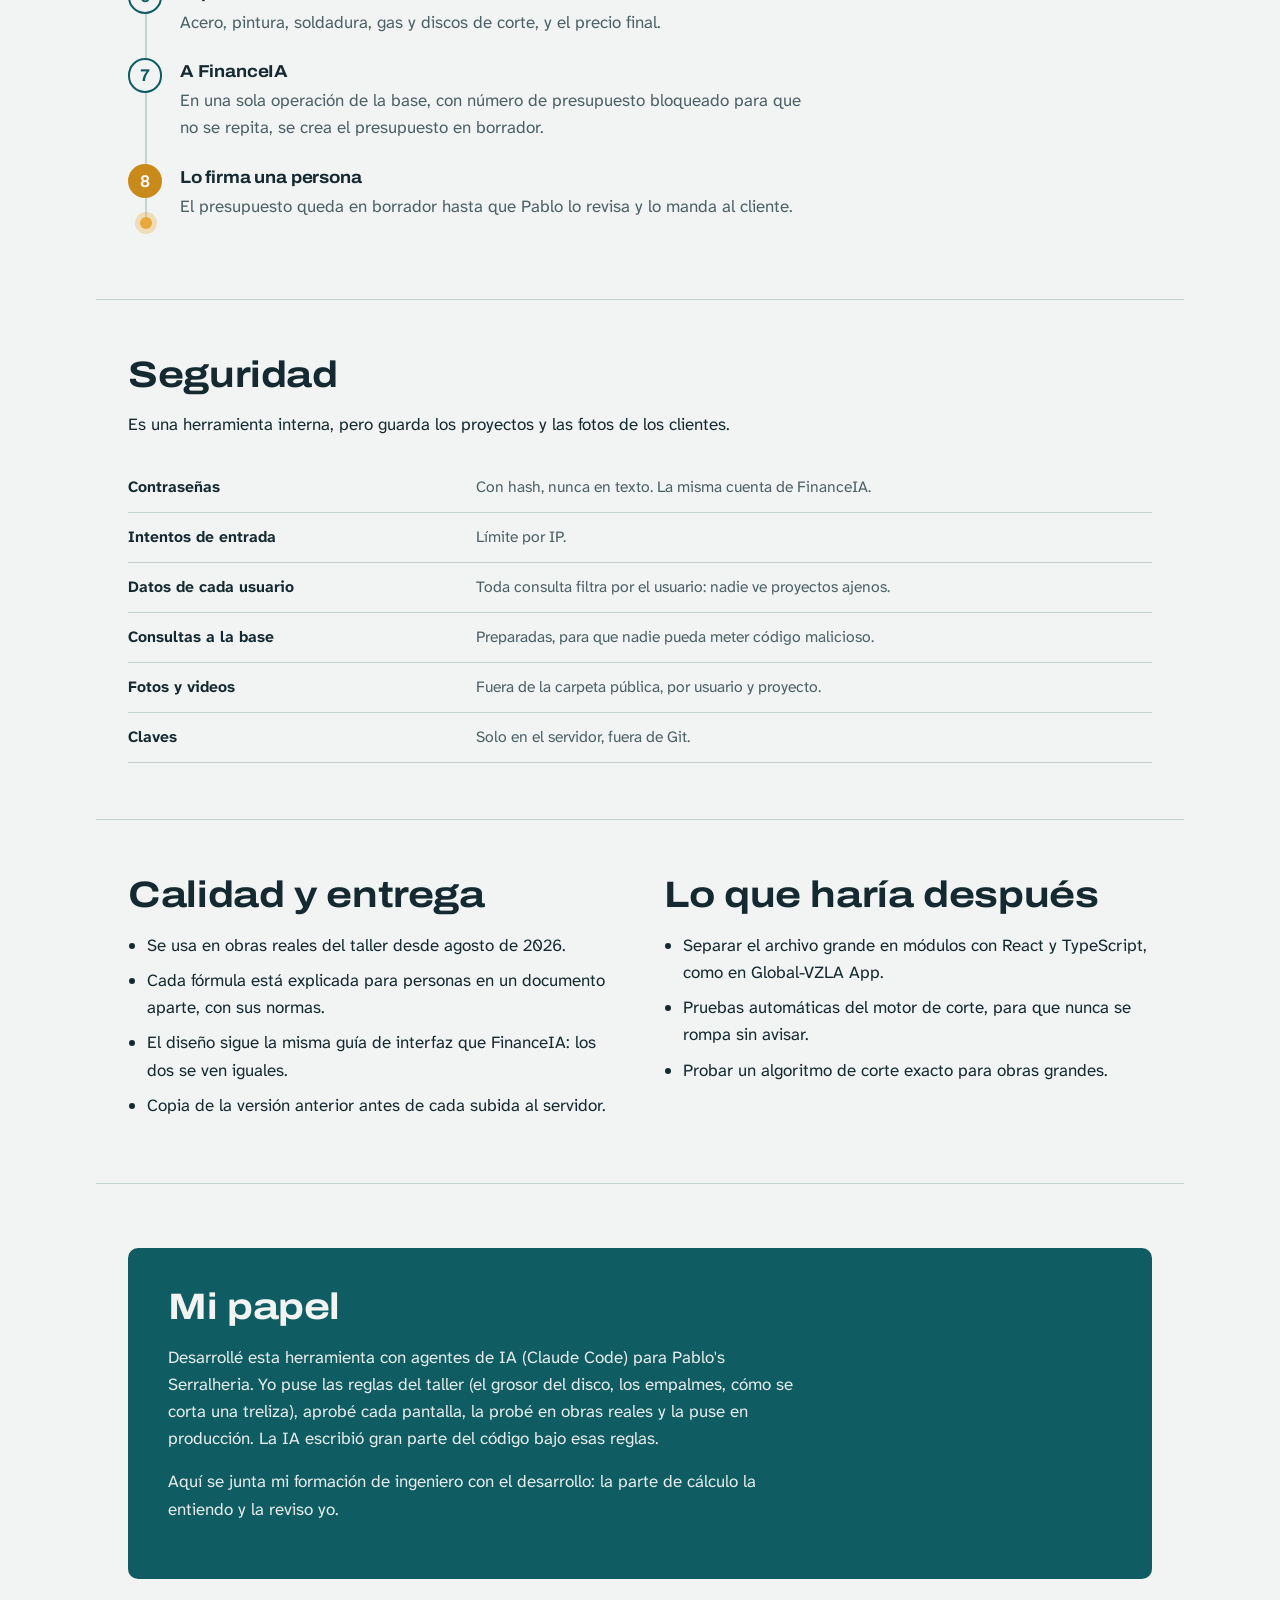
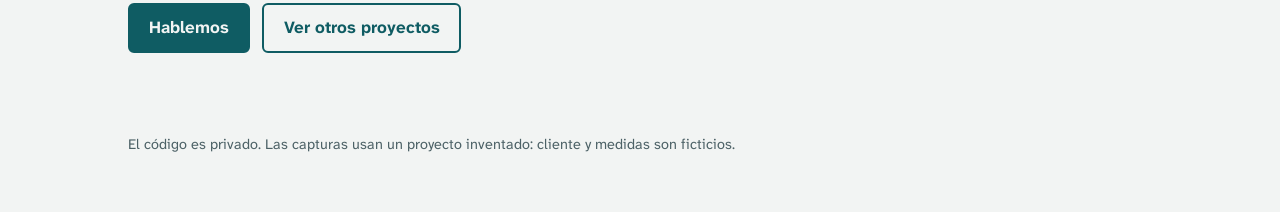
<file: proyectos/calc.html>
<!doctype html>
<html lang="es">
<head>
  <meta charset="utf-8">
  <meta name="viewport" content="width=device-width, initial-scale=1">
  <title>CALC</title>
  <meta name="description" content="Caso de estudio: herramienta para calcular y presupuestar estructuras metálicas, con planta, vista 3D y optimización del corte de barras. Por Pablo Navarreto.">
  <link rel="canonical" href="https://pablo-navarreto.github.io/proyectos/calc.html">
  <link rel="alternate" hreflang="es" href="https://pablo-navarreto.github.io/proyectos/calc.html">
  <link rel="alternate" hreflang="pt" href="https://pablo-navarreto.github.io/pt/projetos/calc.html">
  <link rel="alternate" hreflang="en" href="https://pablo-navarreto.github.io/en/projects/calc.html">
  <link rel="alternate" hreflang="x-default" href="https://pablo-navarreto.github.io/proyectos/calc.html">
  <meta property="og:type" content="website">
  <meta property="og:title" content="CALC">
  <meta property="og:description" content="Caso de estudio: herramienta para calcular y presupuestar estructuras metálicas, con planta, vista 3D y optimización del corte de barras. Por Pablo Navarreto.">
  <meta property="og:url" content="https://pablo-navarreto.github.io/proyectos/calc.html">
  <meta property="og:image" content="https://pablo-navarreto.github.io/compartir.png">
  <meta property="og:image:width" content="1200">
  <meta property="og:image:height" content="630">
  <meta property="og:locale" content="es_ES">
  <meta name="twitter:card" content="summary_large_image">
  <link rel="preconnect" href="https://fonts.googleapis.com">
  <link rel="preconnect" href="https://fonts.gstatic.com" crossorigin>
  <link href="https://fonts.googleapis.com/css2?family=Archivo:wdth,wght@100..125,500..800&family=Atkinson+Hyperlegible+Next:wght@400;700&display=swap" rel="stylesheet">
  <link rel="stylesheet" href="/estilos.css">
</head>
<body>

<header class="contenedor barra">
  <a class="marca" href="/">Pablo Navarreto</a>
  <nav aria-label="Proyectos">
    <a href="#problema">Problema</a>
    <a href="#arquitectura">Arquitectura</a>
    <a href="#seguridad">Seguridad</a>
    <a href="/#contacto">Contacto</a>
  </nav>
  <div class="idiomas" role="group" aria-label="Idioma"><a href="/proyectos/calc.html" hreflang="es" lang="es" data-idioma="es" aria-current="true">ES</a><a href="/pt/projetos/calc.html" hreflang="pt" lang="pt" data-idioma="pt">PT</a><a href="/en/projects/calc.html" hreflang="en" lang="en" data-idioma="en">EN</a></div>
</header>

<main>
  <section class="contenedor caso-portada">
    <a class="volver" href="/#proyectos">Volver a proyectos</a>
    <h1>CALC</h1>
    <p class="intro">La herramienta con la que Pablo's Serralheria calcula y presupuesta estructuras metálicas, como mezaninos, escaleras y coberturas. Se arma la obra en una planta, se ve en 3D y salen el peso, las barras a comprar, cómo cortarlas y el precio.</p>
    <dl class="ficha">
      <div><dt>Mi papel</dt><dd>Diseño, dirección y puesta en producción</dd></div>
      <div><dt>Año</dt><dd>2026</dd></div>
      <div><dt>Estado</dt><dd>En producción desde agosto de 2026</dd></div>
      <div><dt>Tecnología</dt><dd>JavaScript, PHP 8, MySQL, WebGL</dd></div>
    </dl>
  </section>

  <section class="contenedor seccion" id="problema" aria-labelledby="t-problema">
    <div class="dos-col">
      <div>
        <h2 id="t-problema">El problema</h2>
        <p>Presupuestar una estructura a mano es lento, y si sale mal se pierde dinero.</p>
        <ul>
          <li>Había que sumar pieza por pieza el peso del acero.</li>
          <li>Las barras vienen de 6 metros: si se cortan mal, sobra material que se tira.</li>
          <li>Un presupuesto hecho a ojo tiene un error de hasta 40 %. Uno pieza por pieza, cerca del 10 %.</li>
        </ul>
      </div>
      <div>
        <h2>La solución</h2>
        <p>Una herramienta en el navegador donde se dibuja la obra y todo lo demás sale solo, al instante.</p>
        <ul>
          <li>Se ponen pilares, vigas, escaleras y barandas en una planta, y la obra se ve en 3D.</li>
          <li>Un algoritmo decide cómo cortar las barras para perder lo menos posible.</li>
          <li>El precio sale del peso real, y el presupuesto pasa a FinanceIA con un clic.</li>
        </ul>
      </div>
    </div>
  </section>

  <section class="contenedor seccion" id="pantallas" aria-labelledby="t-pantallas">
    <h2 id="t-pantallas">El sistema funcionando</h2>
    <p>Capturas de una copia de la herramienta con un proyecto inventado: un mezanino de 8 x 6 metros. Los cálculos son los reales. Las pantallas están en portugués, el idioma de la empresa.</p>
    <div class="capturas">
      <figure><a href="/capturas/calc/vista-3d.webp" aria-label="Abrir la imagen en grande: Vista 3D"><img src="/capturas/calc/vista-3d.webp" alt="Vista 3D. La obra en 3D, dibujada con matemática propia. Se gira y se mira por todos lados." width="1920" height="1200" loading="lazy"></a><figcaption><strong>Vista 3D</strong> La obra en 3D, dibujada con matemática propia. Se gira y se mira por todos lados.</figcaption></figure>
      <figure><a href="/capturas/calc/montador.webp" aria-label="Abrir la imagen en grande: Montador"><img src="/capturas/calc/montador.webp" alt="Montador. La planta con cada pieza numerada y sus medidas, al lado del 3D." width="1920" height="1200" loading="lazy"></a><figcaption><strong>Montador</strong> La planta con cada pieza numerada y sus medidas, al lado del 3D.</figcaption></figure>
      <figure><a href="/capturas/calc/cortes.webp" aria-label="Abrir la imagen en grande: Corte de cada barra"><img src="/capturas/calc/cortes.webp" alt="Corte de cada barra. Cómo cortar cada barra de 6 metros, qué sobra para el depósito y qué es chatarra." width="1920" height="1200" loading="lazy"></a><figcaption><strong>Corte de cada barra</strong> Cómo cortar cada barra de 6 metros, qué sobra para el depósito y qué es chatarra.</figcaption></figure>
      <figure><a href="/capturas/calc/pecas.webp" aria-label="Abrir la imagen en grande: Piezas"><img src="/capturas/calc/pecas.webp" alt="Piezas. Cada pieza con su perfil, su medida, su cantidad y su peso." width="1920" height="1200" loading="lazy"></a><figcaption><strong>Piezas</strong> Cada pieza con su perfil, su medida, su cantidad y su peso.</figcaption></figure>
      <figure><a href="/capturas/calc/orcamento.webp" aria-label="Abrir la imagen en grande: Presupuesto"><img src="/capturas/calc/orcamento.webp" alt="Presupuesto. El precio y lo que cuesta de verdad: acero, pintura, soldadura y discos." width="1920" height="1200" loading="lazy"></a><figcaption><strong>Presupuesto</strong> El precio y lo que cuesta de verdad: acero, pintura, soldadura y discos.</figcaption></figure>
    </div>
  </section>

  <section class="contenedor seccion" aria-labelledby="t-cifras">
    <h2 id="t-cifras">En números</h2>
    <dl class="cifras cifras-seis">
      <div><dt>Partes</dt><dd>7</dd></div>
      <div><dt>Tablas propias</dt><dd>3</dd></div>
      <div><dt>Funciones</dt><dd>276</dd></div>
      <div><dt>Commits</dt><dd>265</dd></div>
      <div><dt>Líneas de código</dt><dd>10 mil</dd></div>
      <div><dt>Acero (kg/m³)</dt><dd>7.850</dd></div>
    </dl>
  </section>

  <section class="contenedor seccion" id="arquitectura" aria-labelledby="t-arq">
    <h2 id="t-arq">Cómo está armado</h2>
    <p>Casi todo pasa en el navegador: al cambiar una medida, el resultado aparece sin esperar. El servidor solo guarda los proyectos, las fotos y pasa el presupuesto a FinanceIA.</p>
    <div class="capas" role="img" aria-label="Diagrama: el navegador hace el cálculo, la planta y el 3D; el servidor PHP guarda en MySQL y pasa el presupuesto a FinanceIA.">
      <div class="capa"><h3>Pantallas</h3><p class="tec">JavaScript, SVG, WebGL</p><p>Motor de cálculo, lector de PDF, planta y 3D, todo en un solo archivo.</p></div>
      <div class="enlace"><span>pedidos y respuestas en JSON</span></div>
      <div>
        <div class="capa"><h3>Servidor</h3><p class="tec">PHP 8, 6 archivos</p><p>Revisa la sesión y que el proyecto sea del usuario, guarda proyectos y fotos.</p></div>
        <div class="externos">
          <div class="capa"><h3>FinanceIA</h3><p>Recibe el presupuesto como borrador, con sus ítems y materiales.</p></div>
        </div>
      </div>
      <div class="enlace"><span>consultas SQL</span></div>
      <div class="capa"><h3>Base de datos</h3><p class="tec">MariaDB (MySQL)</p><p>La misma base de FinanceIA: los usuarios entran con la misma cuenta.</p></div>
    </div>
  </section>

  <section class="contenedor seccion" aria-labelledby="t-modulos">
    <h2 id="t-modulos">Las 7 partes</h2>
    <p>Cada obra es un proyecto, y dentro de él está todo lo que hace falta para fabricarla.</p>
    <div class="modulos">
      <div class="modulo centro"><strong>Montador</strong><span>La planta de la obra: pilares, vigas treliza, largueros, escaleras, barandas y piso, con sus medidas y en 3D.</span></div>
      <div class="modulo"><strong>Proyectos</strong><span>Cada obra con su etapa (presupuesto, compra, corte, soldadura, pintura, montaje), ficha, fotos y videos.</span></div>
      <div class="modulo"><strong>Catálogo de perfiles</strong><span>Tubos, perfiles U y chapas, con su peso por metro.</span></div>
      <div class="modulo"><strong>Lector de PDF</strong><span>Lee la lista de piezas del proyecto del ingeniero.</span></div>
      <div class="modulo"><strong>Motor de corte</strong><span>Decide cómo cortar cada barra de 6 metros para perder lo menos posible.</span></div>
      <div class="modulo"><strong>Hoja de corte</strong><span>La lista de barras a comprar y cómo cortar cada una, en PDF para el taller.</span></div>
      <div class="modulo"><strong>Presupuesto</strong><span>Precio por kilo, por metro cuadrado o detallado, y se pasa a FinanceIA.</span></div>
    </div>
  </section>

  <section class="contenedor seccion" aria-labelledby="t-viaje">
    <h2 id="t-viaje">El viaje de un dato</h2>
    <p>Qué pasa, paso a paso, desde la planta hasta el presupuesto.</p>
    <div class="viaje" id="viaje">
      <span class="pulso" aria-hidden="true"></span>
      <ol>
        <li><span class="num">1</span><div><h3>Se arma la obra</h3><p>En el montador se ponen pilares, vigas, escaleras y barandas sobre la planta.</p></div></li>
        <li><span class="num">2</span><div><h3>Salen las piezas</h3><p>Cada elemento se convierte en piezas con su perfil, su medida y su cantidad.</p></div></li>
        <li><span class="num">3</span><div><h3>Una sola fórmula</h3><p>El peso de cada pieza es su volumen por la densidad del acero, 7.850 kg/m³.</p></div></li>
        <li><span class="num">4</span><div><h3>El motor de corte</h3><p>Las piezas se ordenan de mayor a menor y cada una entra en la primera barra donde cabe (First Fit Decreasing). Descuenta el grosor del disco y, si una pieza es más larga que la barra, la empalma.</p></div></li>
        <li><span class="num">5</span><div><h3>Hoja para el taller</h3><p>Las barras que se cortan igual se agrupan: 8 barras así, 6 barras asá.</p></div></li>
        <li><span class="num">6</span><div><h3>El precio</h3><p>Acero, pintura, soldadura, gas y discos de corte, y el precio final.</p></div></li>
        <li><span class="num">7</span><div><h3>A FinanceIA</h3><p>En una sola operación de la base, con número de presupuesto bloqueado para que no se repita, se crea el presupuesto en borrador.</p></div></li>
        <li><span class="num">8</span><div><h3>Lo firma una persona</h3><p>El presupuesto queda en borrador hasta que Pablo lo revisa y lo manda al cliente.</p></div></li>
      </ol>
    </div>
  </section>

  <section class="contenedor seccion" id="seguridad" aria-labelledby="t-seg">
    <h2 id="t-seg">Seguridad</h2>
    <p>Es una herramienta interna, pero guarda los proyectos y las fotos de los clientes.</p>
    <table class="tabla">
      <tbody>
        <tr><th scope="row">Contraseñas</th><td>Con hash, nunca en texto. La misma cuenta de FinanceIA.</td></tr>
        <tr><th scope="row">Intentos de entrada</th><td>Límite por IP.</td></tr>
        <tr><th scope="row">Datos de cada usuario</th><td>Toda consulta filtra por el usuario: nadie ve proyectos ajenos.</td></tr>
        <tr><th scope="row">Consultas a la base</th><td>Preparadas, para que nadie pueda meter código malicioso.</td></tr>
        <tr><th scope="row">Fotos y videos</th><td>Fuera de la carpeta pública, por usuario y proyecto.</td></tr>
        <tr><th scope="row">Claves</th><td>Solo en el servidor, fuera de Git.</td></tr>
      </tbody>
    </table>
  </section>

  <section class="contenedor seccion" aria-labelledby="t-calidad">
    <div class="dos-col">
      <div>
        <h2 id="t-calidad">Calidad y entrega</h2>
        <ul>
          <li>Se usa en obras reales del taller desde agosto de 2026.</li>
          <li>Cada fórmula está explicada para personas en un documento aparte, con sus normas.</li>
          <li>El diseño sigue la misma guía de interfaz que FinanceIA: los dos se ven iguales.</li>
          <li>Copia de la versión anterior antes de cada subida al servidor.</li>
        </ul>
      </div>
      <div>
        <h2>Lo que haría después</h2>
        <ul>
          <li>Separar el archivo grande en módulos con React y TypeScript, como en Global-VZLA App.</li>
          <li>Pruebas automáticas del motor de corte, para que nunca se rompa sin avisar.</li>
          <li>Probar un algoritmo de corte exacto para obras grandes.</li>
        </ul>
      </div>
    </div>
  </section>

  <section class="contenedor seccion" aria-labelledby="t-papel">
    <div class="papel">
      <h2 id="t-papel">Mi papel</h2>
      <p>Desarrollé esta herramienta con agentes de IA (Claude Code) para Pablo's Serralheria. Yo puse las reglas del taller (el grosor del disco, los empalmes, cómo se corta una treliza), aprobé cada pantalla, la probé en obras reales y la puse en producción. La IA escribió gran parte del código bajo esas reglas.</p>
      <p>Aquí se junta mi formación de ingeniero con el desarrollo: la parte de cálculo la entiendo y la reviso yo.</p>
    </div>
    <div class="siguiente">
      <a class="boton principal" href="/#contacto">Hablemos</a>
      <a class="boton" href="/#proyectos">Ver otros proyectos</a>
    </div>
  </section>
</main>

<footer class="contenedor pie">
  <p>El código es privado. Las capturas usan un proyecto inventado: cliente y medidas son ficticios.</p>
</footer>
<script>
  document.querySelectorAll('.idiomas a').forEach(function (a) {
    a.addEventListener('click', function () { try { localStorage.setItem('idioma', a.dataset.idioma); } catch (e) {} });
  });
</script>
<script>
  (function () {
    var viaje = document.getElementById('viaje');
    if (!viaje || !('IntersectionObserver' in window)) return;
    var obs = new IntersectionObserver(function (entradas) {
      entradas.forEach(function (e) {
        if (e.isIntersecting) { viaje.classList.add('activo'); obs.disconnect(); }
      });
    }, { threshold: 0.35 });
    obs.observe(viaje);
  })();
</script>
</body>
</html>
</file>
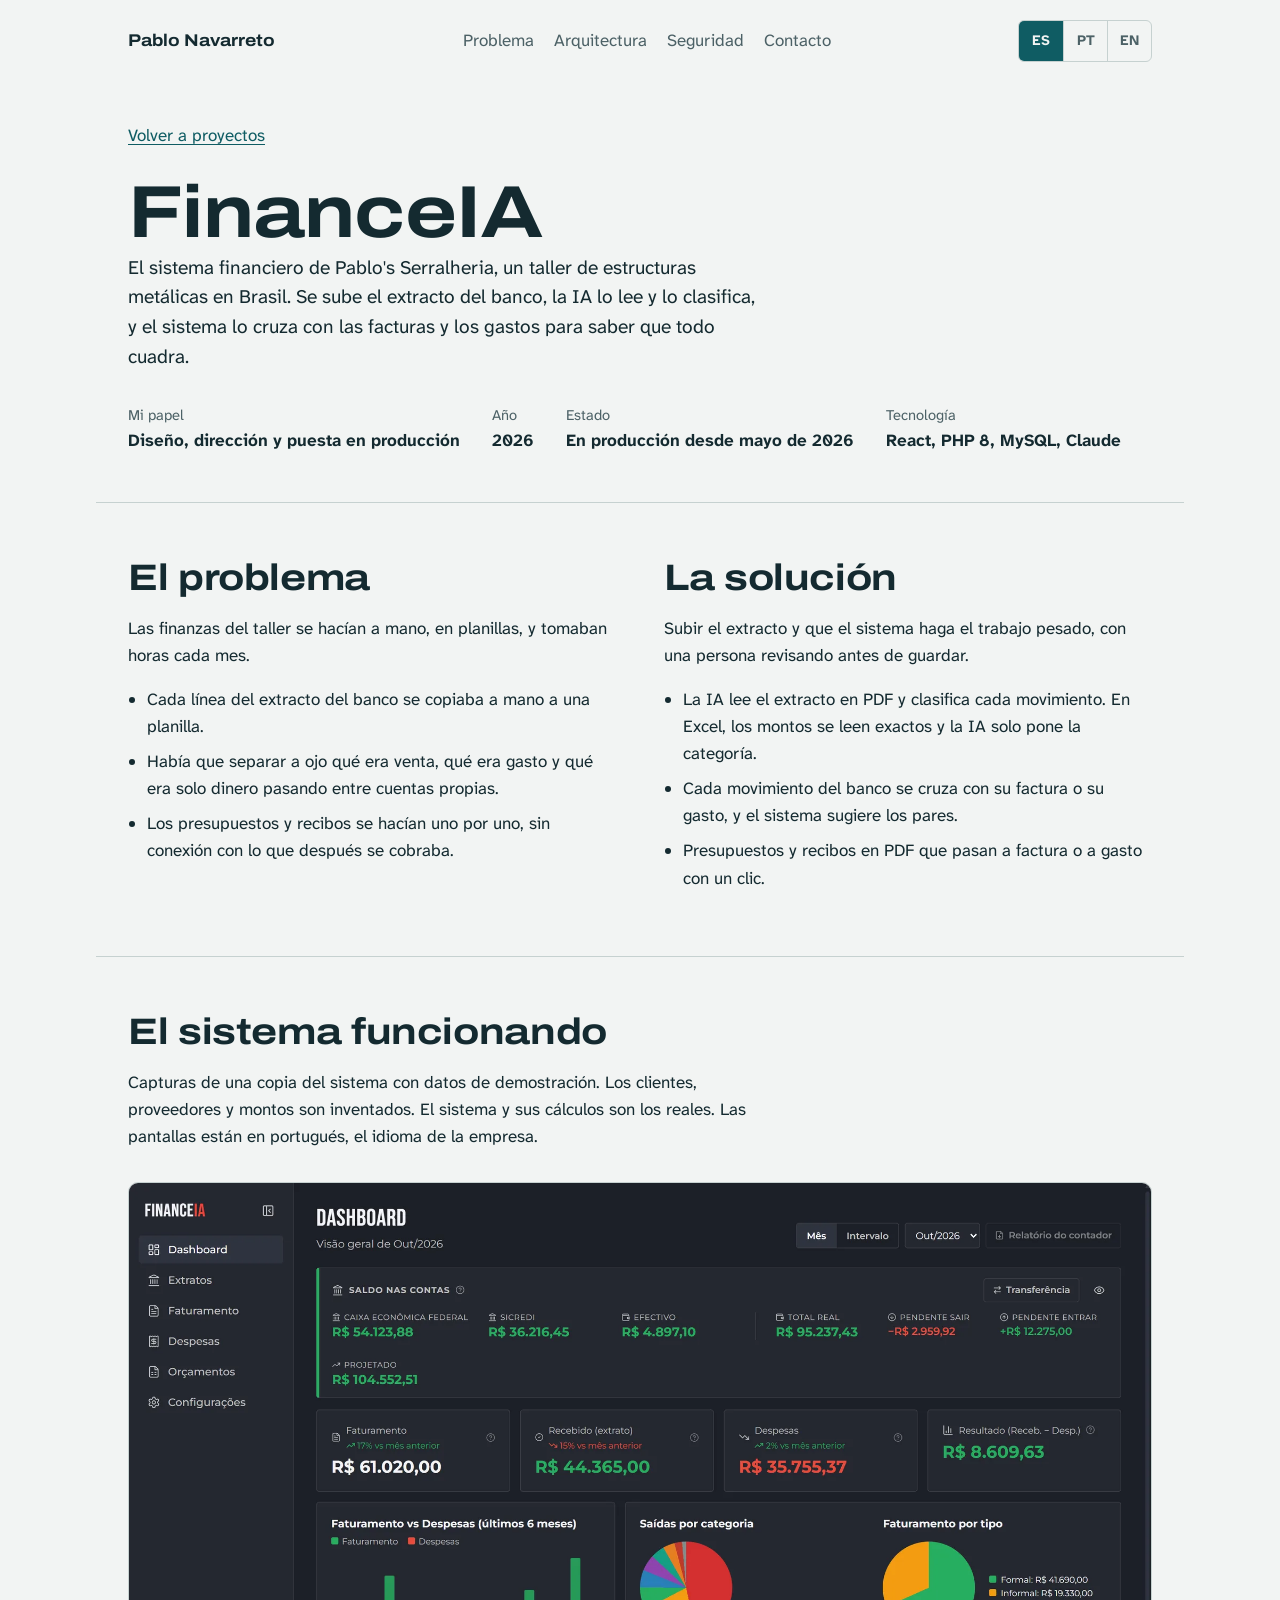
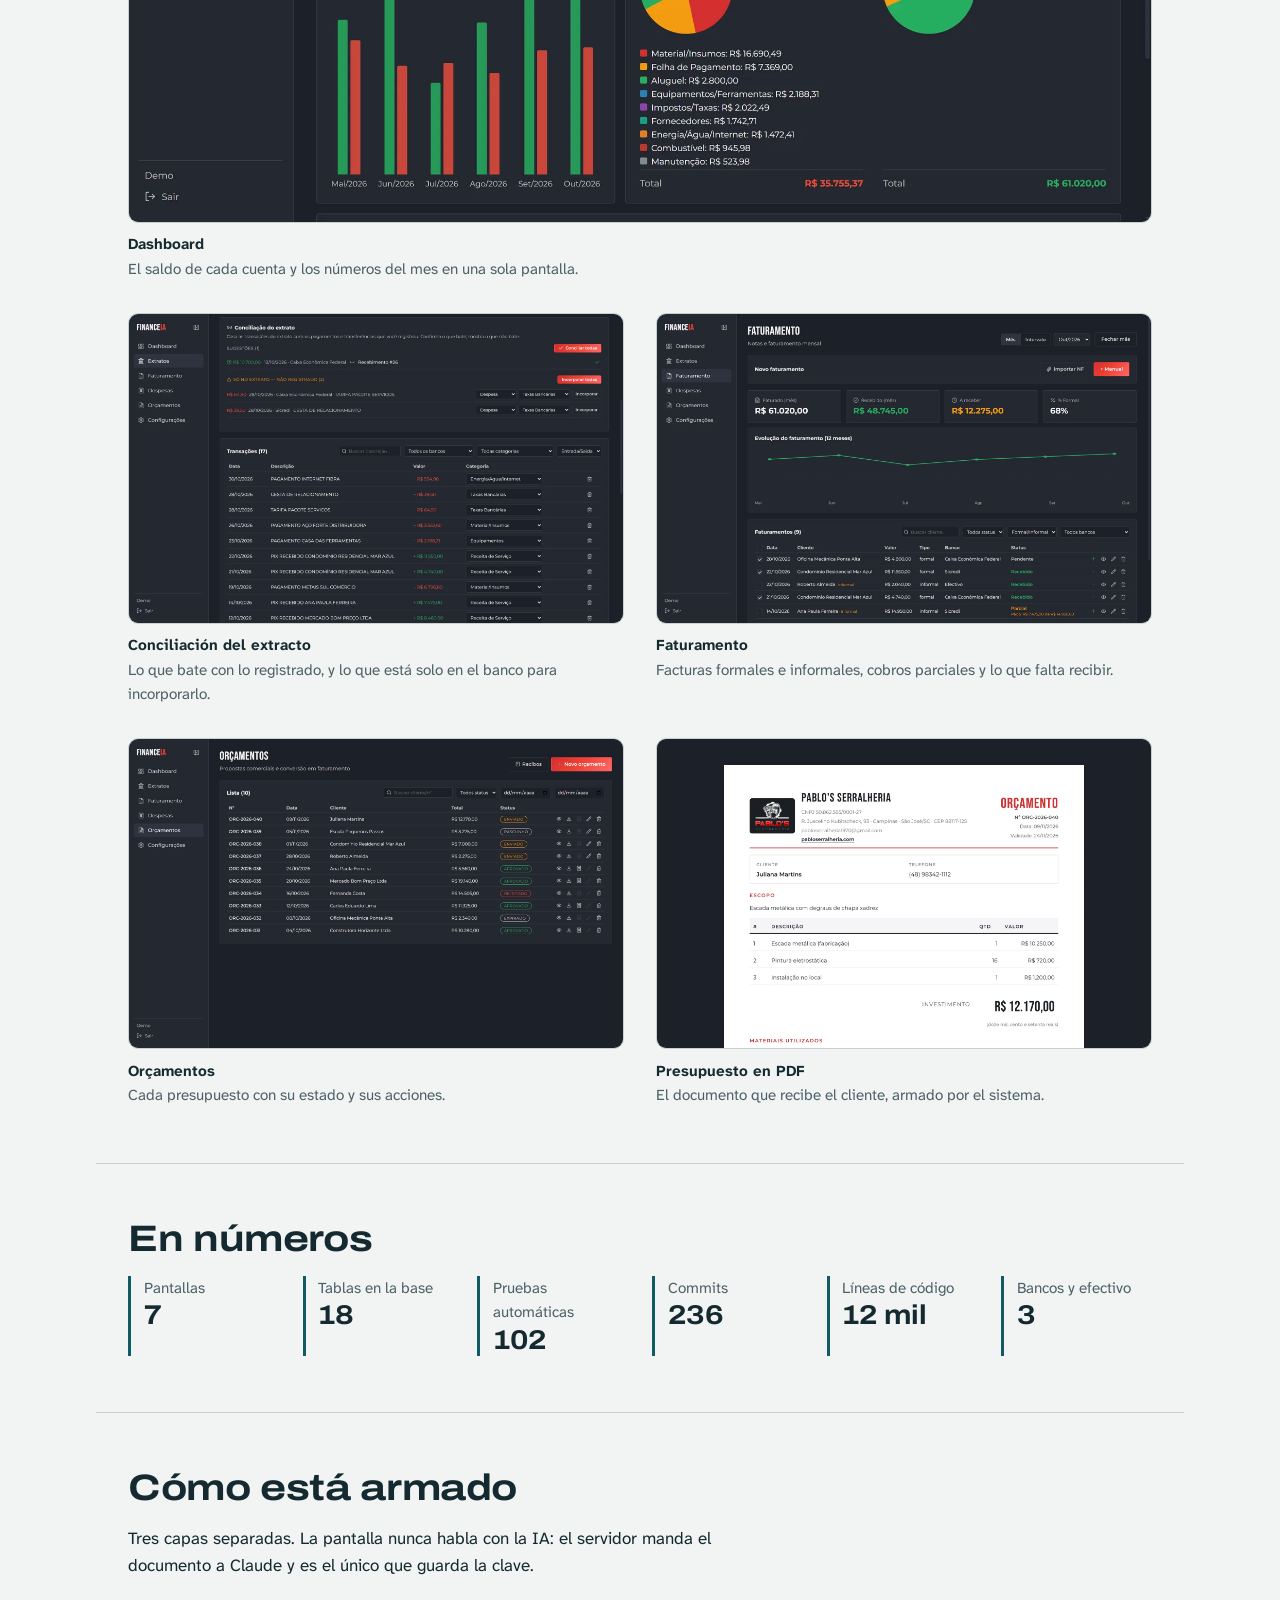
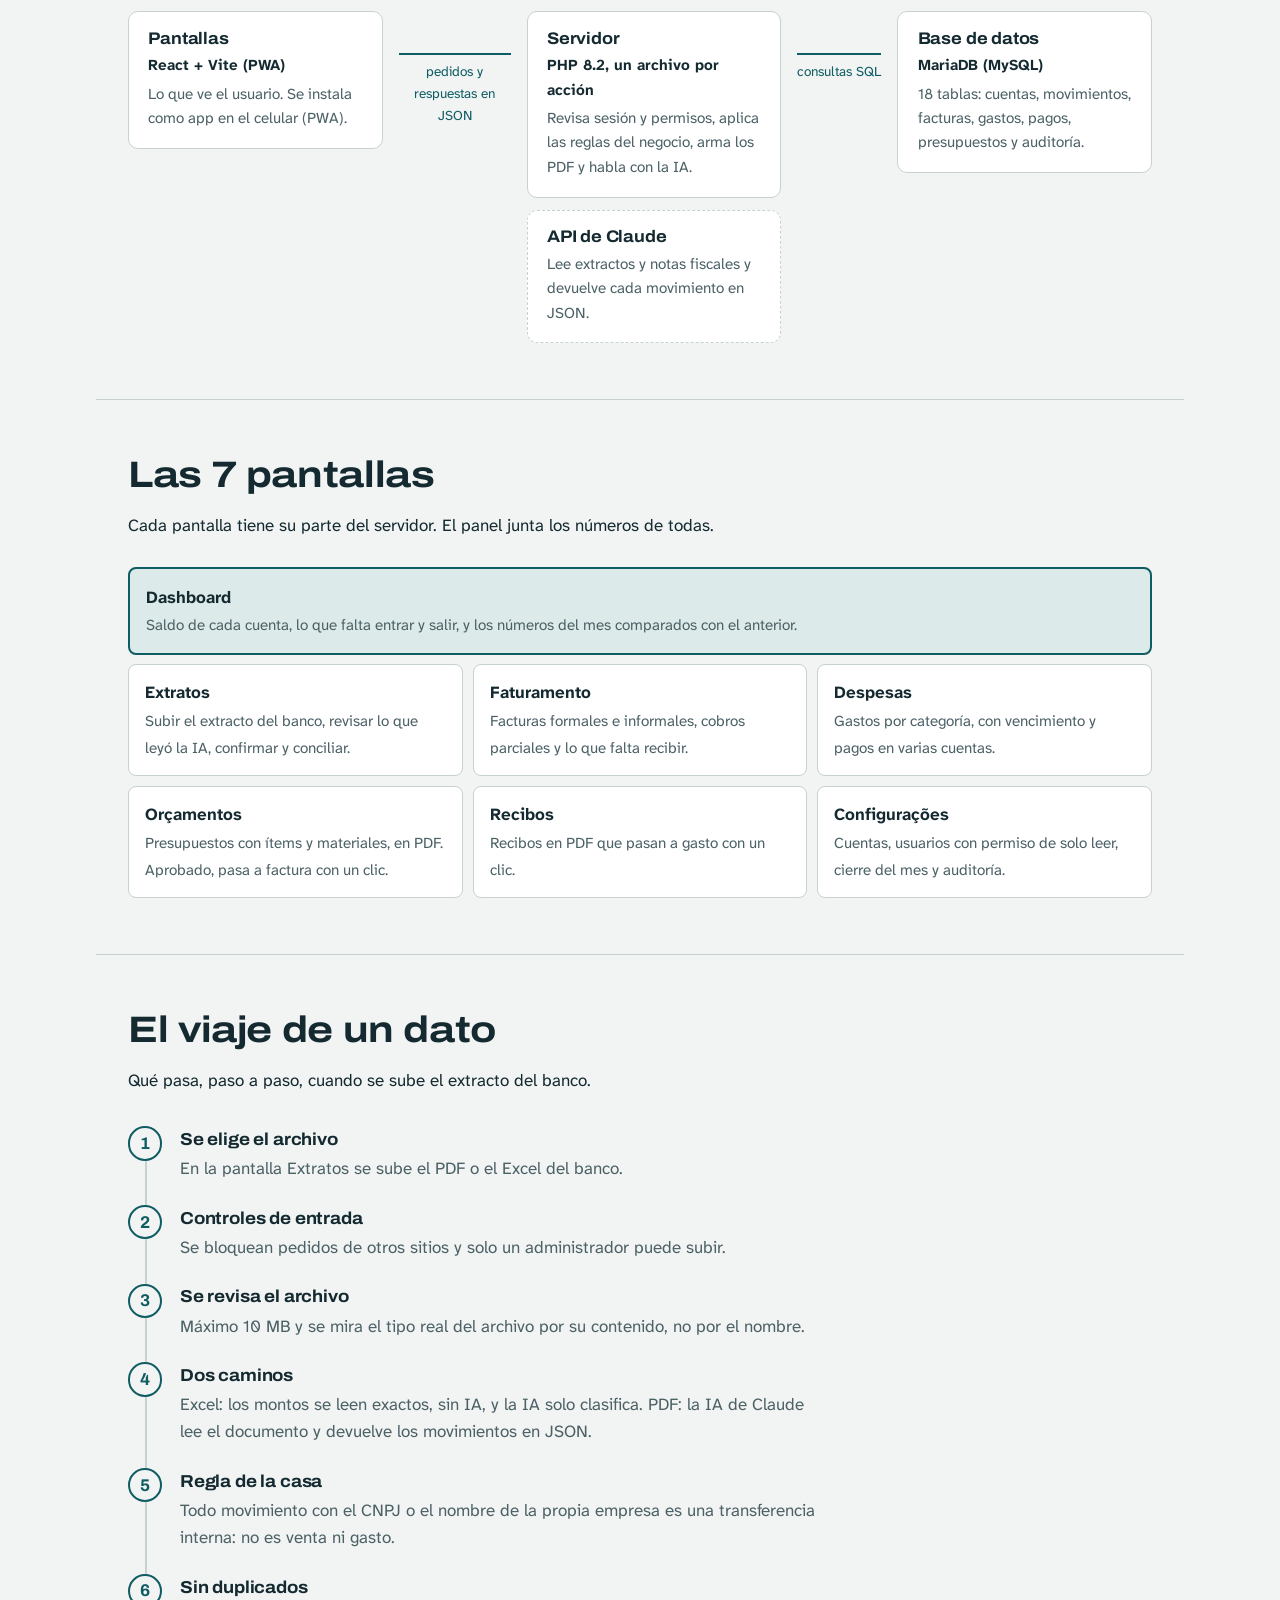
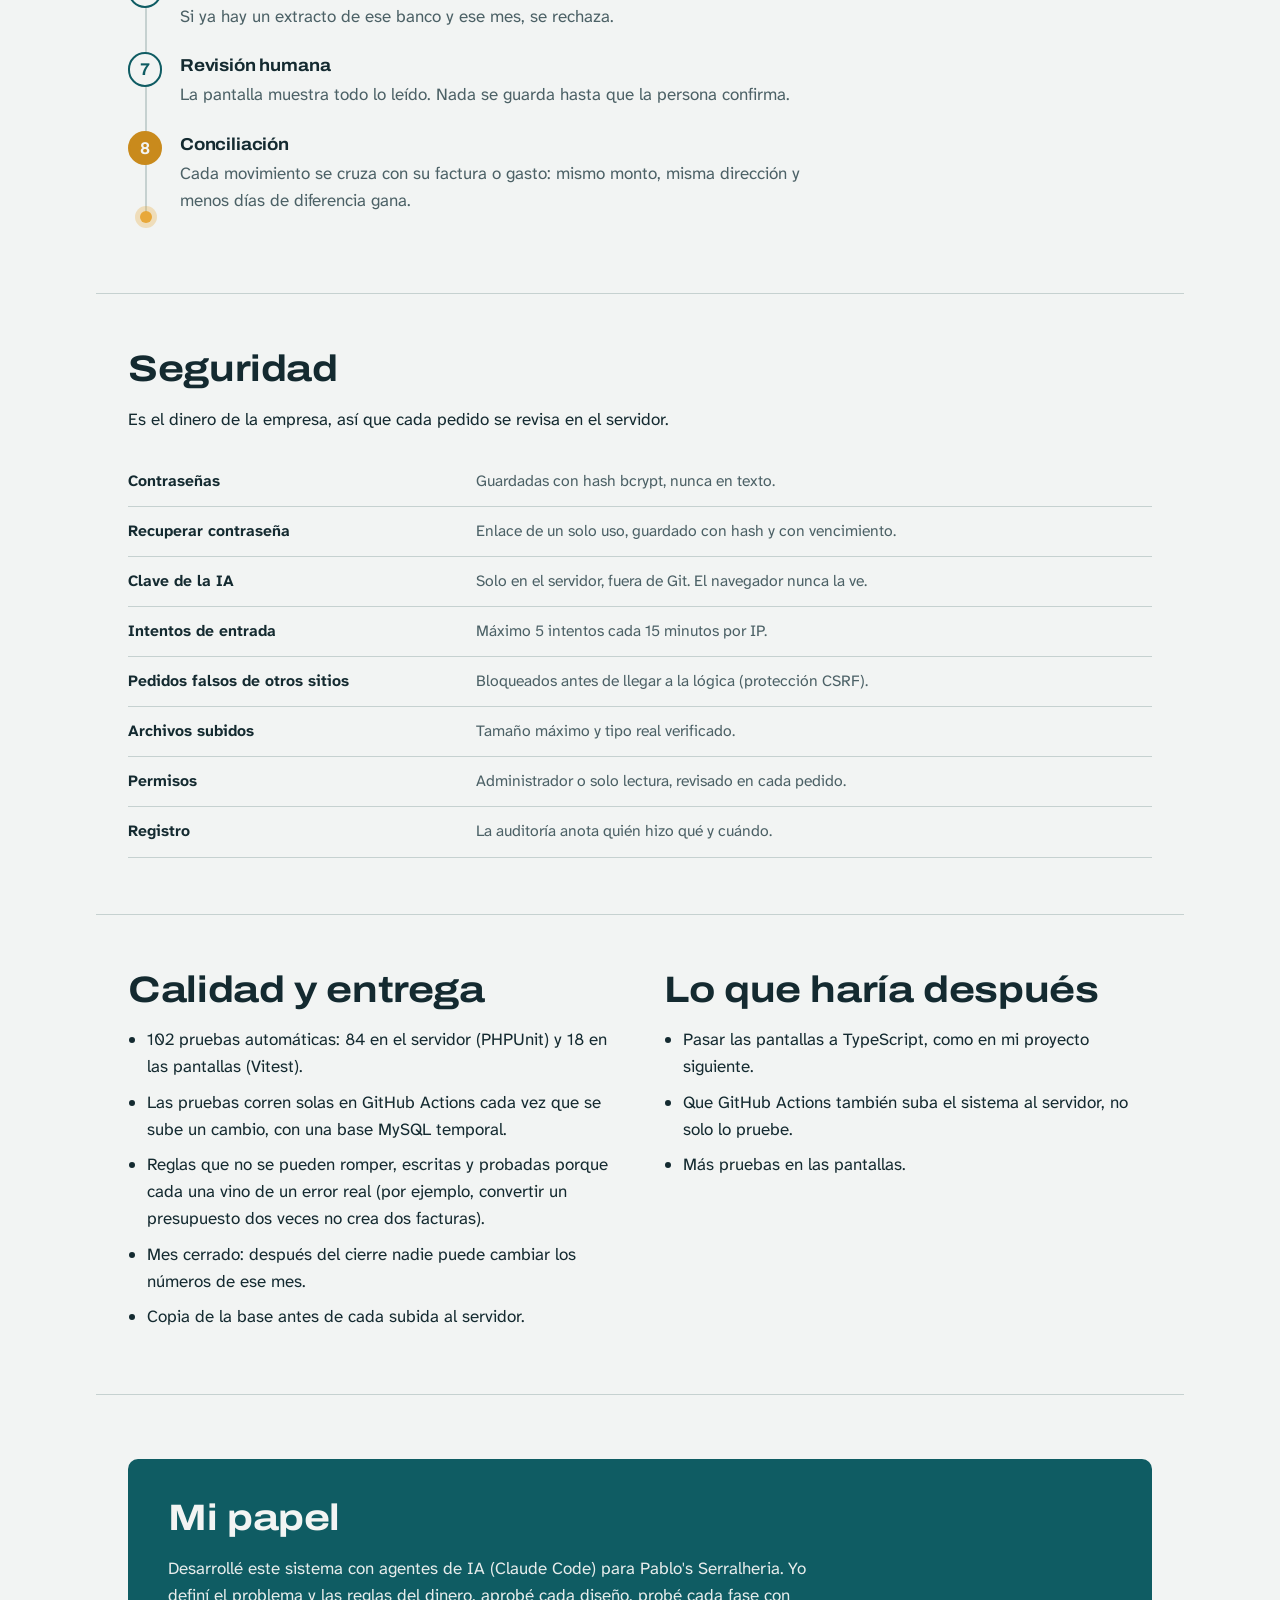
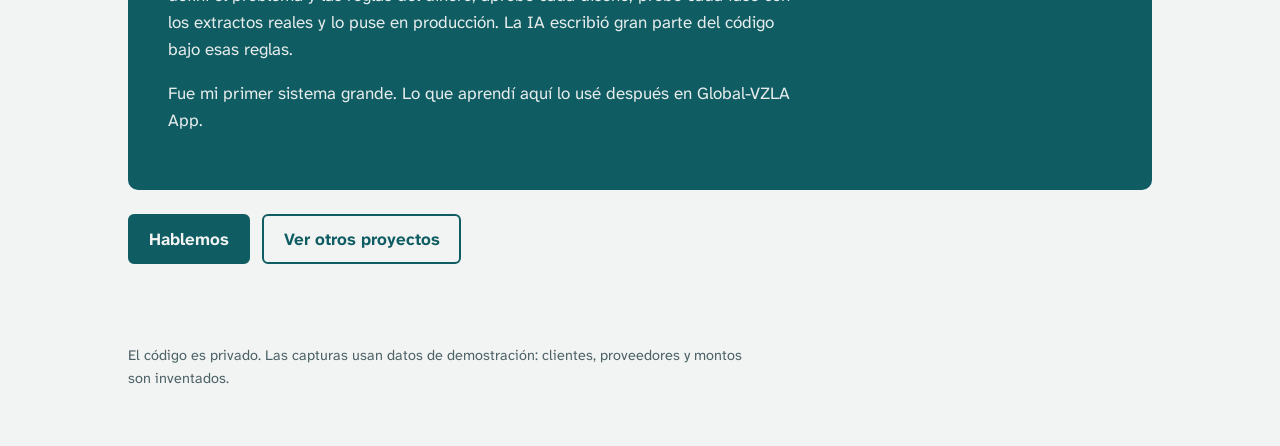
<file: proyectos/financeia.html>
<!doctype html>
<html lang="es">
<head>
  <meta charset="utf-8">
  <meta name="viewport" content="width=device-width, initial-scale=1">
  <title>FinanceIA</title>
  <meta name="description" content="Caso de estudio: sistema financiero con IA para una empresa de estructuras metálicas, con React, PHP 8, MySQL y la API de Claude. Por Pablo Navarreto.">
  <link rel="canonical" href="https://pablo-navarreto.github.io/proyectos/financeia.html">
  <link rel="alternate" hreflang="es" href="https://pablo-navarreto.github.io/proyectos/financeia.html">
  <link rel="alternate" hreflang="pt" href="https://pablo-navarreto.github.io/pt/projetos/financeia.html">
  <link rel="alternate" hreflang="en" href="https://pablo-navarreto.github.io/en/projects/financeia.html">
  <link rel="alternate" hreflang="x-default" href="https://pablo-navarreto.github.io/proyectos/financeia.html">
  <meta property="og:type" content="website">
  <meta property="og:title" content="FinanceIA">
  <meta property="og:description" content="Caso de estudio: sistema financiero con IA para una empresa de estructuras metálicas, con React, PHP 8, MySQL y la API de Claude. Por Pablo Navarreto.">
  <meta property="og:url" content="https://pablo-navarreto.github.io/proyectos/financeia.html">
  <meta property="og:image" content="https://pablo-navarreto.github.io/compartir.png">
  <meta property="og:image:width" content="1200">
  <meta property="og:image:height" content="630">
  <meta property="og:locale" content="es_ES">
  <meta name="twitter:card" content="summary_large_image">
  <link rel="preconnect" href="https://fonts.googleapis.com">
  <link rel="preconnect" href="https://fonts.gstatic.com" crossorigin>
  <link href="https://fonts.googleapis.com/css2?family=Archivo:wdth,wght@100..125,500..800&family=Atkinson+Hyperlegible+Next:wght@400;700&display=swap" rel="stylesheet">
  <link rel="stylesheet" href="/estilos.css">
</head>
<body>

<header class="contenedor barra">
  <a class="marca" href="/">Pablo Navarreto</a>
  <nav aria-label="Proyectos">
    <a href="#problema">Problema</a>
    <a href="#arquitectura">Arquitectura</a>
    <a href="#seguridad">Seguridad</a>
    <a href="/#contacto">Contacto</a>
  </nav>
  <div class="idiomas" role="group" aria-label="Idioma"><a href="/proyectos/financeia.html" hreflang="es" lang="es" data-idioma="es" aria-current="true">ES</a><a href="/pt/projetos/financeia.html" hreflang="pt" lang="pt" data-idioma="pt">PT</a><a href="/en/projects/financeia.html" hreflang="en" lang="en" data-idioma="en">EN</a></div>
</header>

<main>
  <section class="contenedor caso-portada">
    <a class="volver" href="/#proyectos">Volver a proyectos</a>
    <h1>FinanceIA</h1>
    <p class="intro">El sistema financiero de Pablo's Serralheria, un taller de estructuras metálicas en Brasil. Se sube el extracto del banco, la IA lo lee y lo clasifica, y el sistema lo cruza con las facturas y los gastos para saber que todo cuadra.</p>
    <dl class="ficha">
      <div><dt>Mi papel</dt><dd>Diseño, dirección y puesta en producción</dd></div>
      <div><dt>Año</dt><dd>2026</dd></div>
      <div><dt>Estado</dt><dd>En producción desde mayo de 2026</dd></div>
      <div><dt>Tecnología</dt><dd>React, PHP 8, MySQL, Claude</dd></div>
    </dl>
  </section>

  <section class="contenedor seccion" id="problema" aria-labelledby="t-problema">
    <div class="dos-col">
      <div>
        <h2 id="t-problema">El problema</h2>
        <p>Las finanzas del taller se hacían a mano, en planillas, y tomaban horas cada mes.</p>
        <ul>
          <li>Cada línea del extracto del banco se copiaba a mano a una planilla.</li>
          <li>Había que separar a ojo qué era venta, qué era gasto y qué era solo dinero pasando entre cuentas propias.</li>
          <li>Los presupuestos y recibos se hacían uno por uno, sin conexión con lo que después se cobraba.</li>
        </ul>
      </div>
      <div>
        <h2>La solución</h2>
        <p>Subir el extracto y que el sistema haga el trabajo pesado, con una persona revisando antes de guardar.</p>
        <ul>
          <li>La IA lee el extracto en PDF y clasifica cada movimiento. En Excel, los montos se leen exactos y la IA solo pone la categoría.</li>
          <li>Cada movimiento del banco se cruza con su factura o su gasto, y el sistema sugiere los pares.</li>
          <li>Presupuestos y recibos en PDF que pasan a factura o a gasto con un clic.</li>
        </ul>
      </div>
    </div>
  </section>

  <section class="contenedor seccion" id="pantallas" aria-labelledby="t-pantallas">
    <h2 id="t-pantallas">El sistema funcionando</h2>
    <p>Capturas de una copia del sistema con datos de demostración. Los clientes, proveedores y montos son inventados. El sistema y sus cálculos son los reales. Las pantallas están en portugués, el idioma de la empresa.</p>
    <div class="capturas">
      <figure><a href="/capturas/financeia/dashboard.webp" aria-label="Abrir la imagen en grande: Dashboard"><img src="/capturas/financeia/dashboard.webp" alt="Dashboard. El saldo de cada cuenta y los números del mes en una sola pantalla." width="1920" height="1200" loading="lazy"></a><figcaption><strong>Dashboard</strong> El saldo de cada cuenta y los números del mes en una sola pantalla.</figcaption></figure>
      <figure><a href="/capturas/financeia/extratos.webp" aria-label="Abrir la imagen en grande: Conciliación del extracto"><img src="/capturas/financeia/extratos.webp" alt="Conciliación del extracto. Lo que bate con lo registrado, y lo que está solo en el banco para incorporarlo." width="1920" height="1200" loading="lazy"></a><figcaption><strong>Conciliación del extracto</strong> Lo que bate con lo registrado, y lo que está solo en el banco para incorporarlo.</figcaption></figure>
      <figure><a href="/capturas/financeia/faturamento.webp" aria-label="Abrir la imagen en grande: Faturamento"><img src="/capturas/financeia/faturamento.webp" alt="Faturamento. Facturas formales e informales, cobros parciales y lo que falta recibir." width="1920" height="1200" loading="lazy"></a><figcaption><strong>Faturamento</strong> Facturas formales e informales, cobros parciales y lo que falta recibir.</figcaption></figure>
      <figure><a href="/capturas/financeia/orcamentos.webp" aria-label="Abrir la imagen en grande: Orçamentos"><img src="/capturas/financeia/orcamentos.webp" alt="Orçamentos. Cada presupuesto con su estado y sus acciones." width="1920" height="1200" loading="lazy"></a><figcaption><strong>Orçamentos</strong> Cada presupuesto con su estado y sus acciones.</figcaption></figure>
      <figure><a href="/capturas/financeia/orcamento-pdf.webp" aria-label="Abrir la imagen en grande: Presupuesto en PDF"><img src="/capturas/financeia/orcamento-pdf.webp" alt="Presupuesto en PDF. El documento que recibe el cliente, armado por el sistema." width="1920" height="1200" loading="lazy"></a><figcaption><strong>Presupuesto en PDF</strong> El documento que recibe el cliente, armado por el sistema.</figcaption></figure>
    </div>
  </section>

  <section class="contenedor seccion" aria-labelledby="t-cifras">
    <h2 id="t-cifras">En números</h2>
    <dl class="cifras cifras-seis">
      <div><dt>Pantallas</dt><dd>7</dd></div>
      <div><dt>Tablas en la base</dt><dd>18</dd></div>
      <div><dt>Pruebas automáticas</dt><dd>102</dd></div>
      <div><dt>Commits</dt><dd>236</dd></div>
      <div><dt>Líneas de código</dt><dd>12 mil</dd></div>
      <div><dt>Bancos y efectivo</dt><dd>3</dd></div>
    </dl>
  </section>

  <section class="contenedor seccion" id="arquitectura" aria-labelledby="t-arq">
    <h2 id="t-arq">Cómo está armado</h2>
    <p>Tres capas separadas. La pantalla nunca habla con la IA: el servidor manda el documento a Claude y es el único que guarda la clave.</p>
    <div class="capas" role="img" aria-label="Diagrama: el navegador con React habla con el servidor PHP, que habla con la base de datos MariaDB y con la API de Claude.">
      <div class="capa"><h3>Pantallas</h3><p class="tec">React + Vite (PWA)</p><p>Lo que ve el usuario. Se instala como app en el celular (PWA).</p></div>
      <div class="enlace"><span>pedidos y respuestas en JSON</span></div>
      <div>
        <div class="capa"><h3>Servidor</h3><p class="tec">PHP 8.2, un archivo por acción</p><p>Revisa sesión y permisos, aplica las reglas del negocio, arma los PDF y habla con la IA.</p></div>
        <div class="externos">
          <div class="capa"><h3>API de Claude</h3><p>Lee extractos y notas fiscales y devuelve cada movimiento en JSON.</p></div>
        </div>
      </div>
      <div class="enlace"><span>consultas SQL</span></div>
      <div class="capa"><h3>Base de datos</h3><p class="tec">MariaDB (MySQL)</p><p>18 tablas: cuentas, movimientos, facturas, gastos, pagos, presupuestos y auditoría.</p></div>
    </div>
  </section>

  <section class="contenedor seccion" aria-labelledby="t-modulos">
    <h2 id="t-modulos">Las 7 pantallas</h2>
    <p>Cada pantalla tiene su parte del servidor. El panel junta los números de todas.</p>
    <div class="modulos">
      <div class="modulo centro"><strong>Dashboard</strong><span>Saldo de cada cuenta, lo que falta entrar y salir, y los números del mes comparados con el anterior.</span></div>
      <div class="modulo"><strong>Extratos</strong><span>Subir el extracto del banco, revisar lo que leyó la IA, confirmar y conciliar.</span></div>
      <div class="modulo"><strong>Faturamento</strong><span>Facturas formales e informales, cobros parciales y lo que falta recibir.</span></div>
      <div class="modulo"><strong>Despesas</strong><span>Gastos por categoría, con vencimiento y pagos en varias cuentas.</span></div>
      <div class="modulo"><strong>Orçamentos</strong><span>Presupuestos con ítems y materiales, en PDF. Aprobado, pasa a factura con un clic.</span></div>
      <div class="modulo"><strong>Recibos</strong><span>Recibos en PDF que pasan a gasto con un clic.</span></div>
      <div class="modulo"><strong>Configurações</strong><span>Cuentas, usuarios con permiso de solo leer, cierre del mes y auditoría.</span></div>
    </div>
  </section>

  <section class="contenedor seccion" aria-labelledby="t-viaje">
    <h2 id="t-viaje">El viaje de un dato</h2>
    <p>Qué pasa, paso a paso, cuando se sube el extracto del banco.</p>
    <div class="viaje" id="viaje">
      <span class="pulso" aria-hidden="true"></span>
      <ol>
        <li><span class="num">1</span><div><h3>Se elige el archivo</h3><p>En la pantalla Extratos se sube el PDF o el Excel del banco.</p></div></li>
        <li><span class="num">2</span><div><h3>Controles de entrada</h3><p>Se bloquean pedidos de otros sitios y solo un administrador puede subir.</p></div></li>
        <li><span class="num">3</span><div><h3>Se revisa el archivo</h3><p>Máximo 10 MB y se mira el tipo real del archivo por su contenido, no por el nombre.</p></div></li>
        <li><span class="num">4</span><div><h3>Dos caminos</h3><p>Excel: los montos se leen exactos, sin IA, y la IA solo clasifica. PDF: la IA de Claude lee el documento y devuelve los movimientos en JSON.</p></div></li>
        <li><span class="num">5</span><div><h3>Regla de la casa</h3><p>Todo movimiento con el CNPJ o el nombre de la propia empresa es una transferencia interna: no es venta ni gasto.</p></div></li>
        <li><span class="num">6</span><div><h3>Sin duplicados</h3><p>Si ya hay un extracto de ese banco y ese mes, se rechaza.</p></div></li>
        <li><span class="num">7</span><div><h3>Revisión humana</h3><p>La pantalla muestra todo lo leído. Nada se guarda hasta que la persona confirma.</p></div></li>
        <li><span class="num">8</span><div><h3>Conciliación</h3><p>Cada movimiento se cruza con su factura o gasto: mismo monto, misma dirección y menos días de diferencia gana.</p></div></li>
      </ol>
    </div>
  </section>

  <section class="contenedor seccion" id="seguridad" aria-labelledby="t-seg">
    <h2 id="t-seg">Seguridad</h2>
    <p>Es el dinero de la empresa, así que cada pedido se revisa en el servidor.</p>
    <table class="tabla">
      <tbody>
        <tr><th scope="row">Contraseñas</th><td>Guardadas con hash bcrypt, nunca en texto.</td></tr>
        <tr><th scope="row">Recuperar contraseña</th><td>Enlace de un solo uso, guardado con hash y con vencimiento.</td></tr>
        <tr><th scope="row">Clave de la IA</th><td>Solo en el servidor, fuera de Git. El navegador nunca la ve.</td></tr>
        <tr><th scope="row">Intentos de entrada</th><td>Máximo 5 intentos cada 15 minutos por IP.</td></tr>
        <tr><th scope="row">Pedidos falsos de otros sitios</th><td>Bloqueados antes de llegar a la lógica (protección CSRF).</td></tr>
        <tr><th scope="row">Archivos subidos</th><td>Tamaño máximo y tipo real verificado.</td></tr>
        <tr><th scope="row">Permisos</th><td>Administrador o solo lectura, revisado en cada pedido.</td></tr>
        <tr><th scope="row">Registro</th><td>La auditoría anota quién hizo qué y cuándo.</td></tr>
      </tbody>
    </table>
  </section>

  <section class="contenedor seccion" aria-labelledby="t-calidad">
    <div class="dos-col">
      <div>
        <h2 id="t-calidad">Calidad y entrega</h2>
        <ul>
          <li>102 pruebas automáticas: 84 en el servidor (PHPUnit) y 18 en las pantallas (Vitest).</li>
          <li>Las pruebas corren solas en GitHub Actions cada vez que se sube un cambio, con una base MySQL temporal.</li>
          <li>Reglas que no se pueden romper, escritas y probadas porque cada una vino de un error real (por ejemplo, convertir un presupuesto dos veces no crea dos facturas).</li>
          <li>Mes cerrado: después del cierre nadie puede cambiar los números de ese mes.</li>
          <li>Copia de la base antes de cada subida al servidor.</li>
        </ul>
      </div>
      <div>
        <h2>Lo que haría después</h2>
        <ul>
          <li>Pasar las pantallas a TypeScript, como en mi proyecto siguiente.</li>
          <li>Que GitHub Actions también suba el sistema al servidor, no solo lo pruebe.</li>
          <li>Más pruebas en las pantallas.</li>
        </ul>
      </div>
    </div>
  </section>

  <section class="contenedor seccion" aria-labelledby="t-papel">
    <div class="papel">
      <h2 id="t-papel">Mi papel</h2>
      <p>Desarrollé este sistema con agentes de IA (Claude Code) para Pablo's Serralheria. Yo definí el problema y las reglas del dinero, aprobé cada diseño, probé cada fase con los extractos reales y lo puse en producción. La IA escribió gran parte del código bajo esas reglas.</p>
      <p>Fue mi primer sistema grande. Lo que aprendí aquí lo usé después en Global-VZLA App.</p>
    </div>
    <div class="siguiente">
      <a class="boton principal" href="/#contacto">Hablemos</a>
      <a class="boton" href="/#proyectos">Ver otros proyectos</a>
    </div>
  </section>
</main>

<footer class="contenedor pie">
  <p>El código es privado. Las capturas usan datos de demostración: clientes, proveedores y montos son inventados.</p>
</footer>
<script>
  document.querySelectorAll('.idiomas a').forEach(function (a) {
    a.addEventListener('click', function () { try { localStorage.setItem('idioma', a.dataset.idioma); } catch (e) {} });
  });
</script>
<script>
  (function () {
    var viaje = document.getElementById('viaje');
    if (!viaje || !('IntersectionObserver' in window)) return;
    var obs = new IntersectionObserver(function (entradas) {
      entradas.forEach(function (e) {
        if (e.isIntersecting) { viaje.classList.add('activo'); obs.disconnect(); }
      });
    }, { threshold: 0.35 });
    obs.observe(viaje);
  })();
</script>
</body>
</html>
</file>
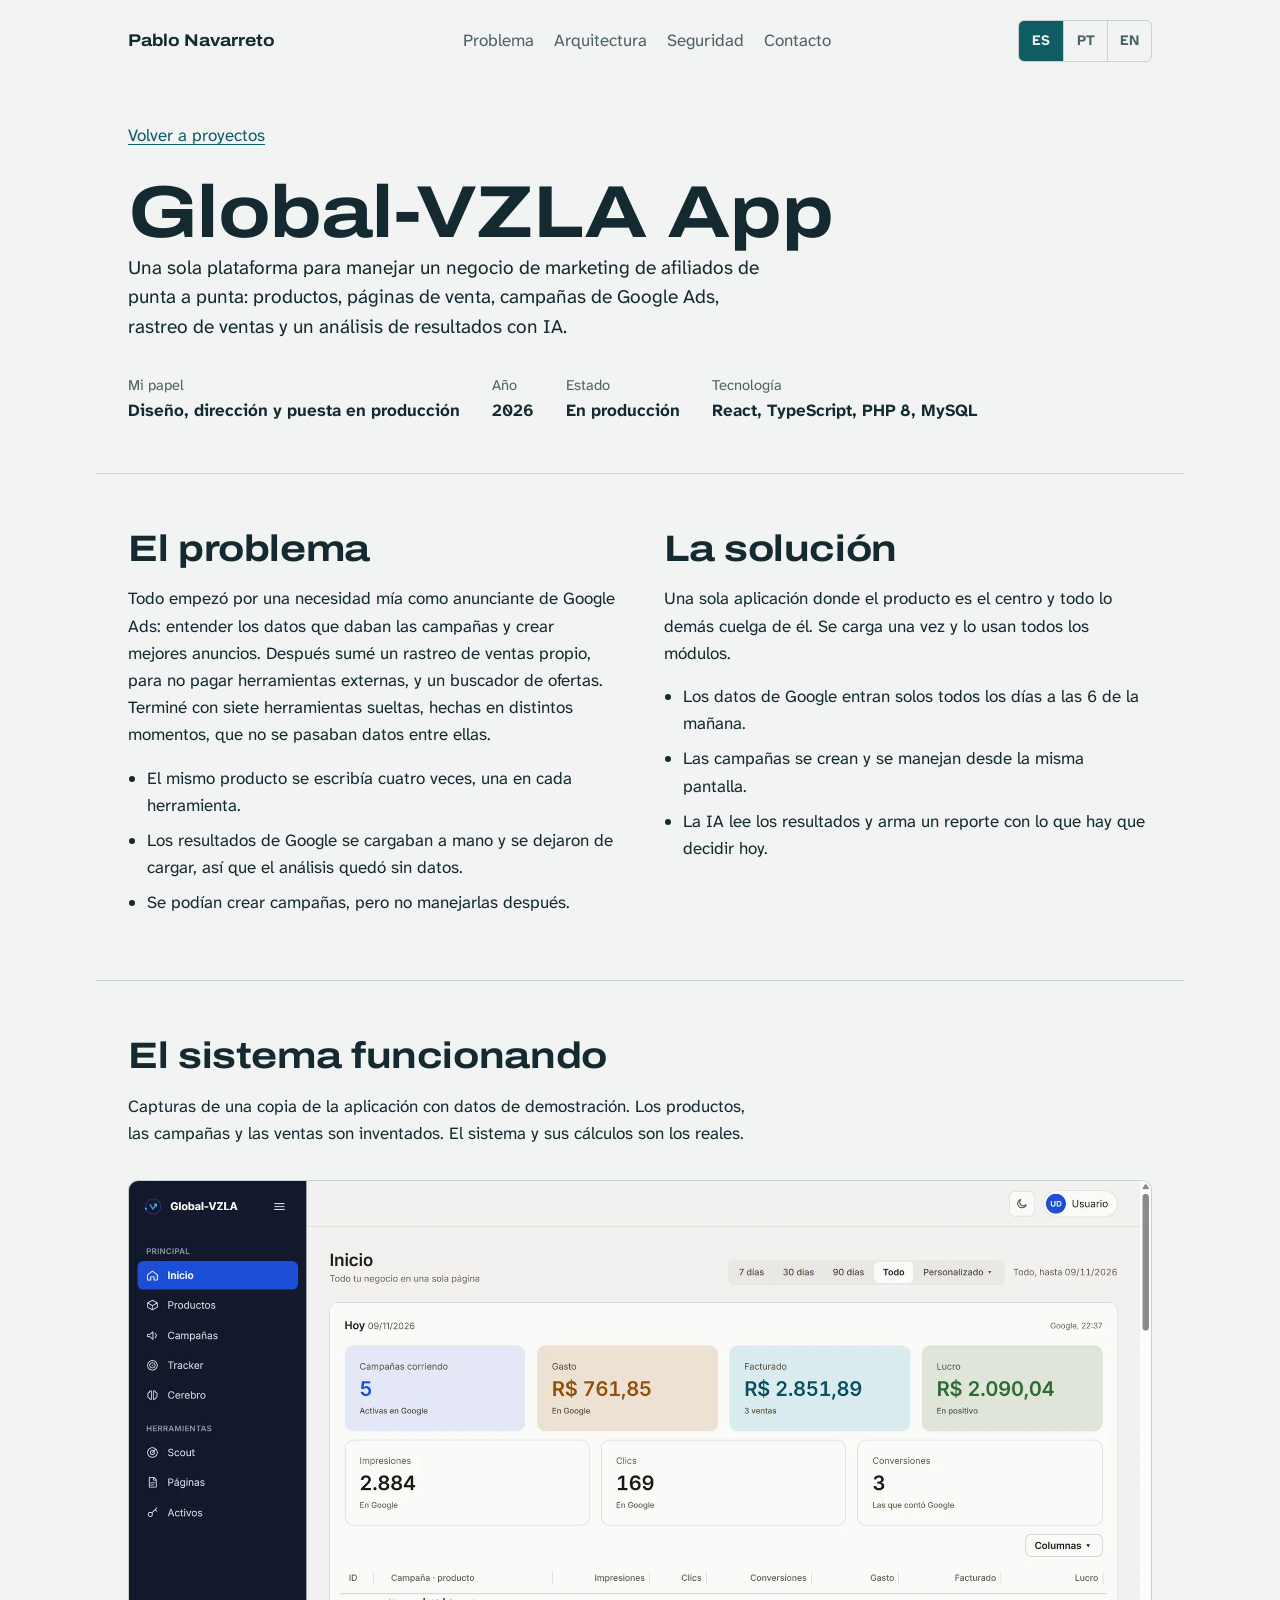
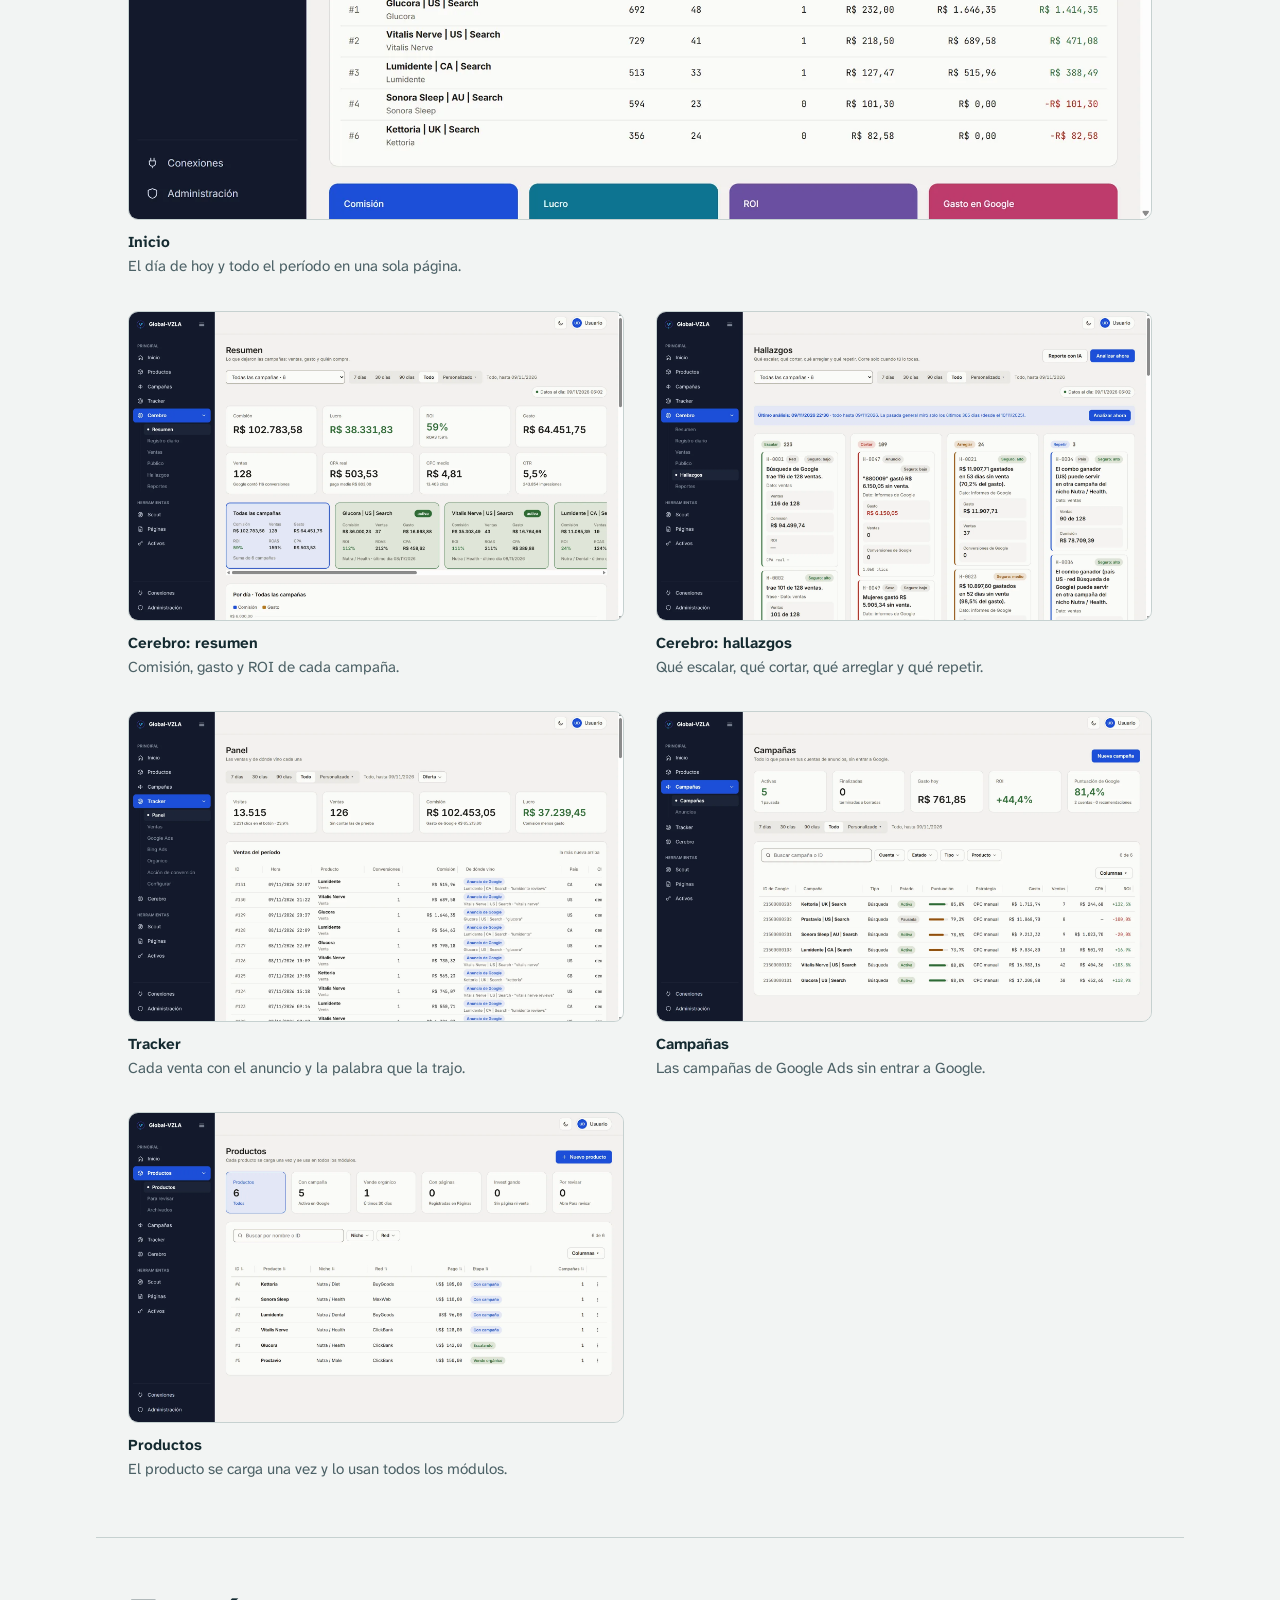
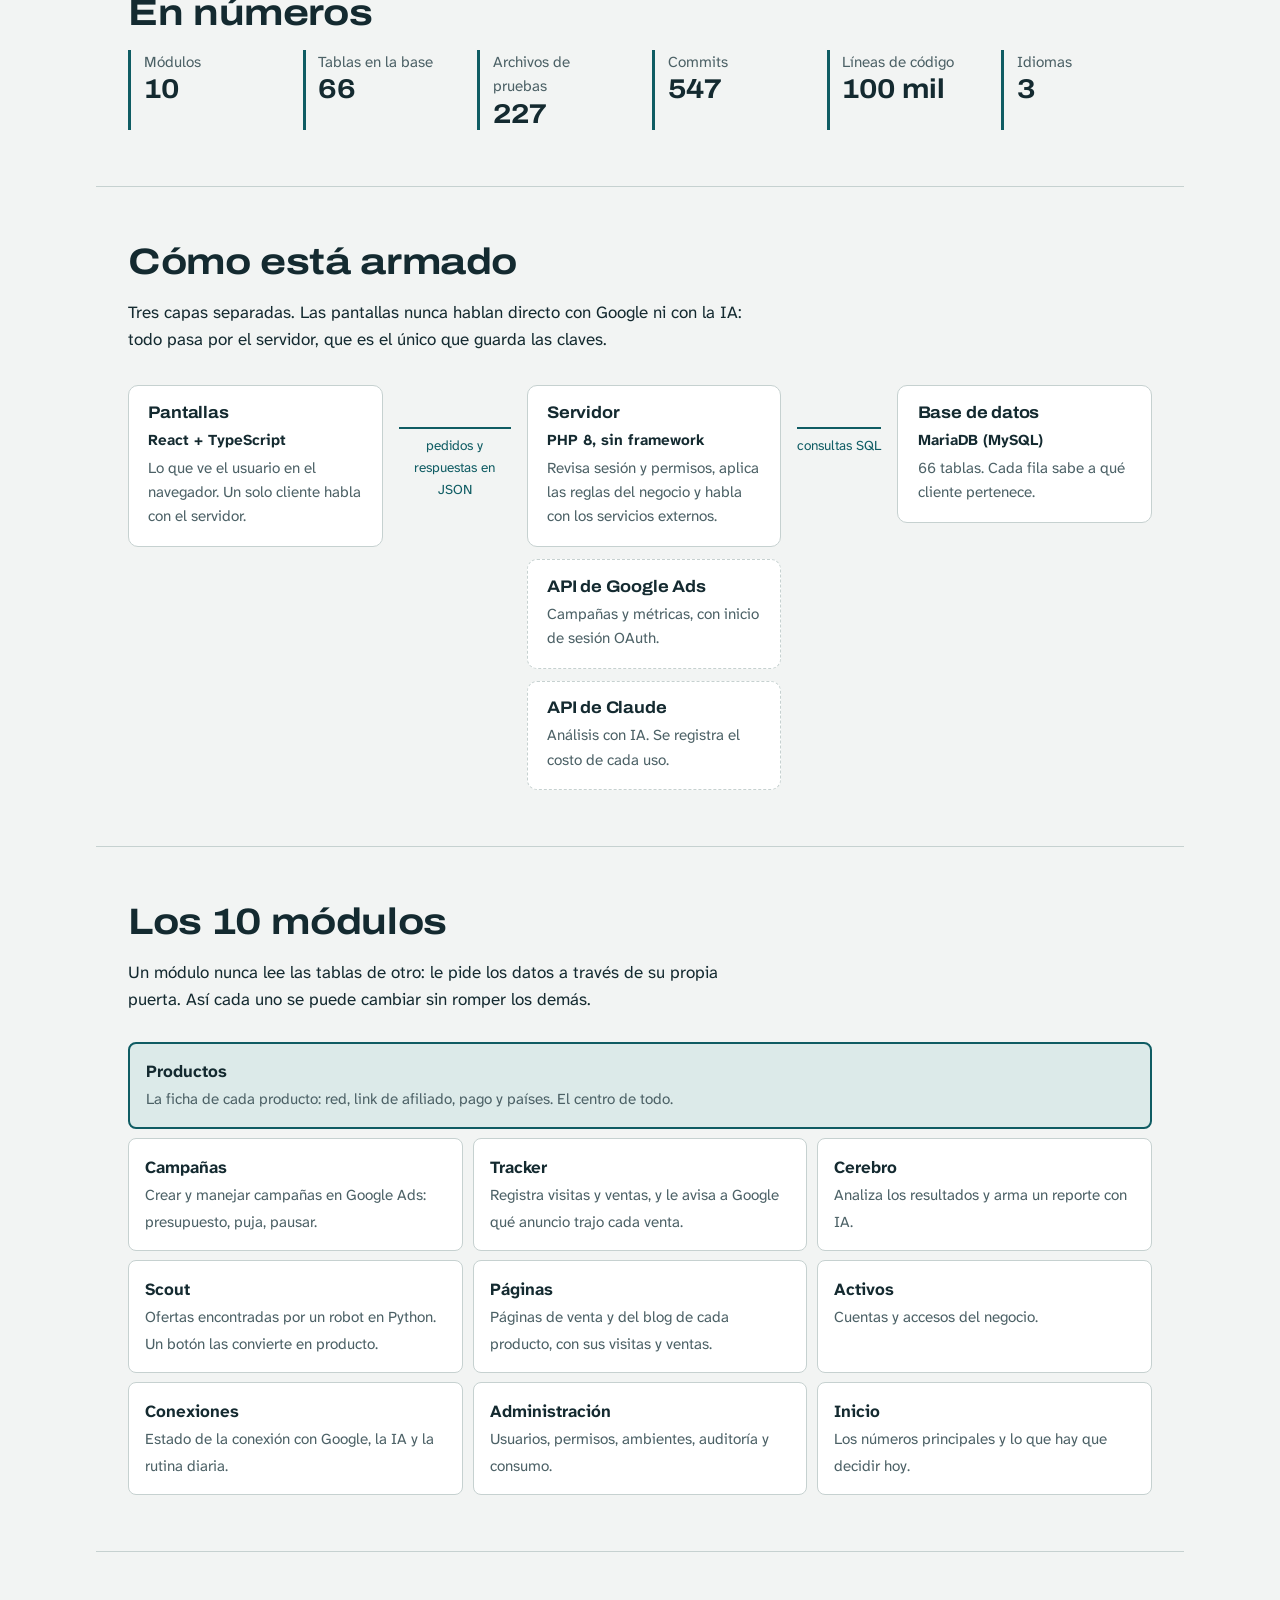
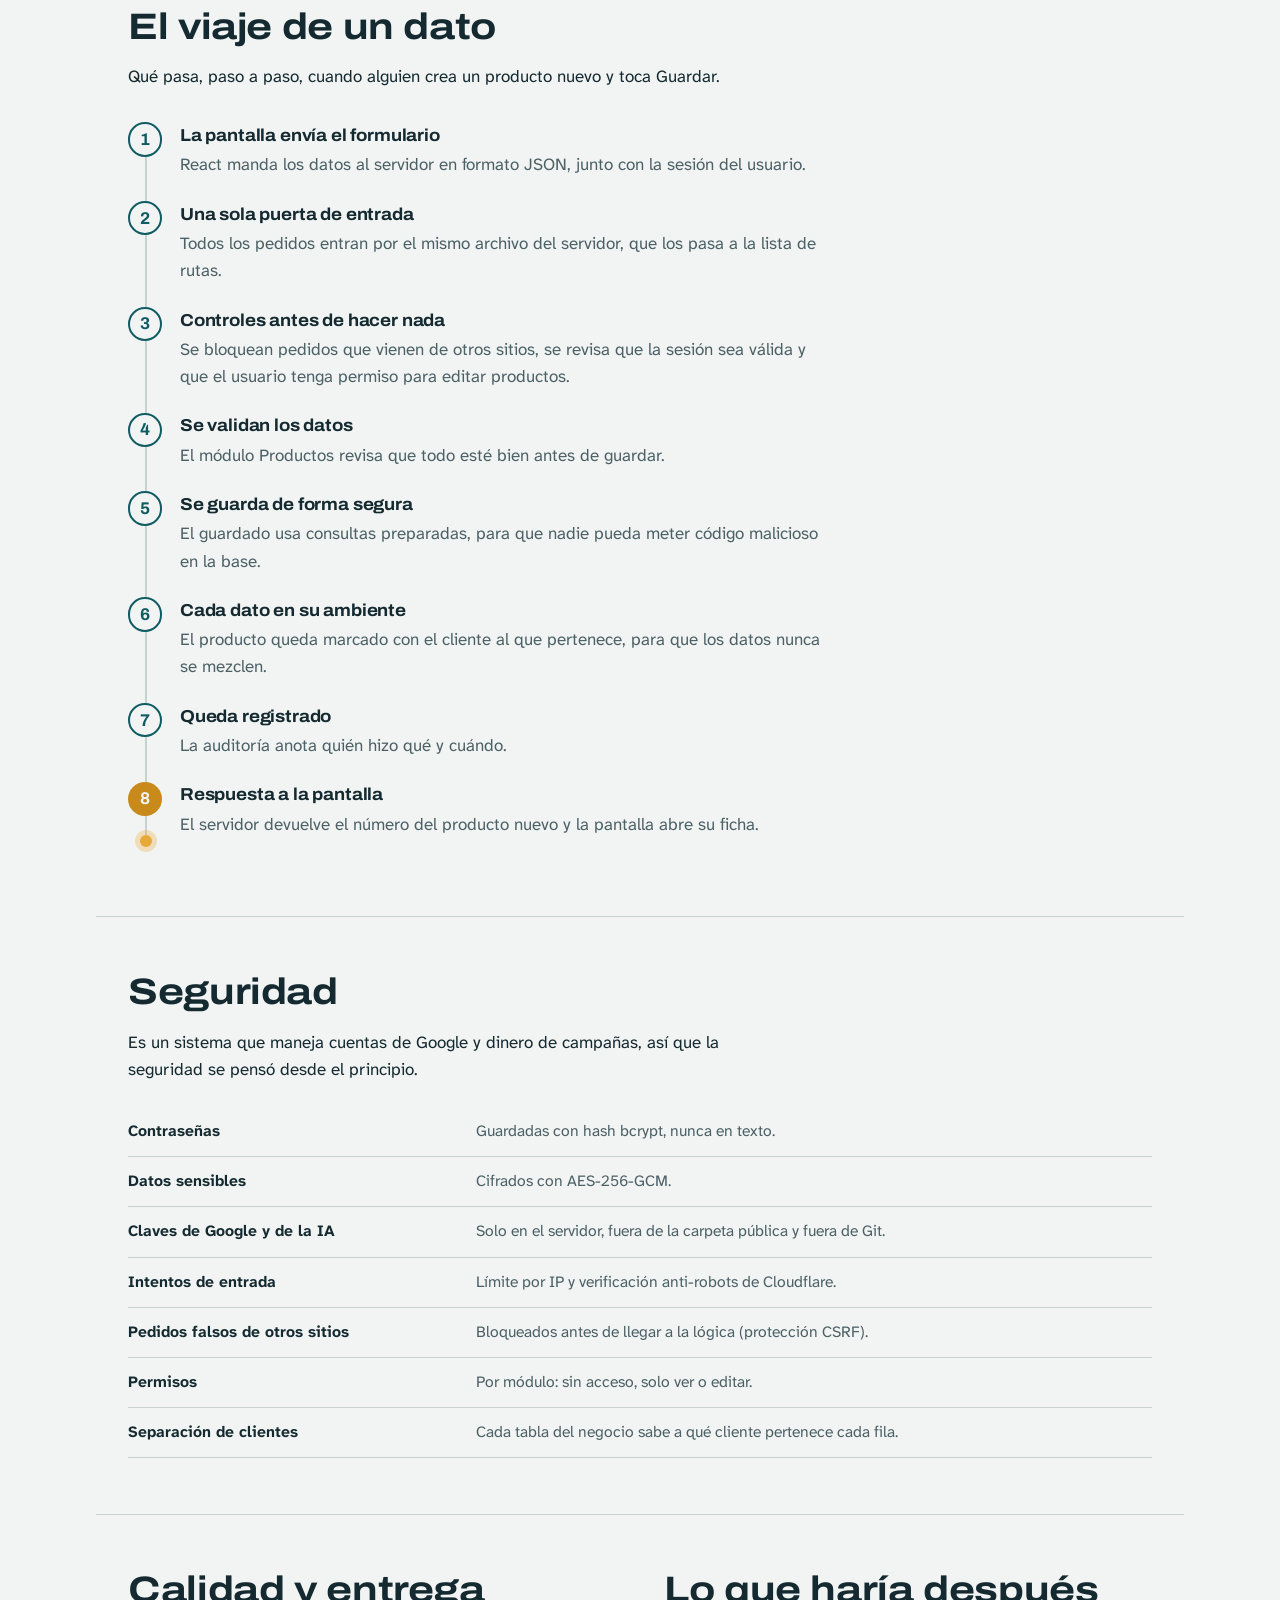
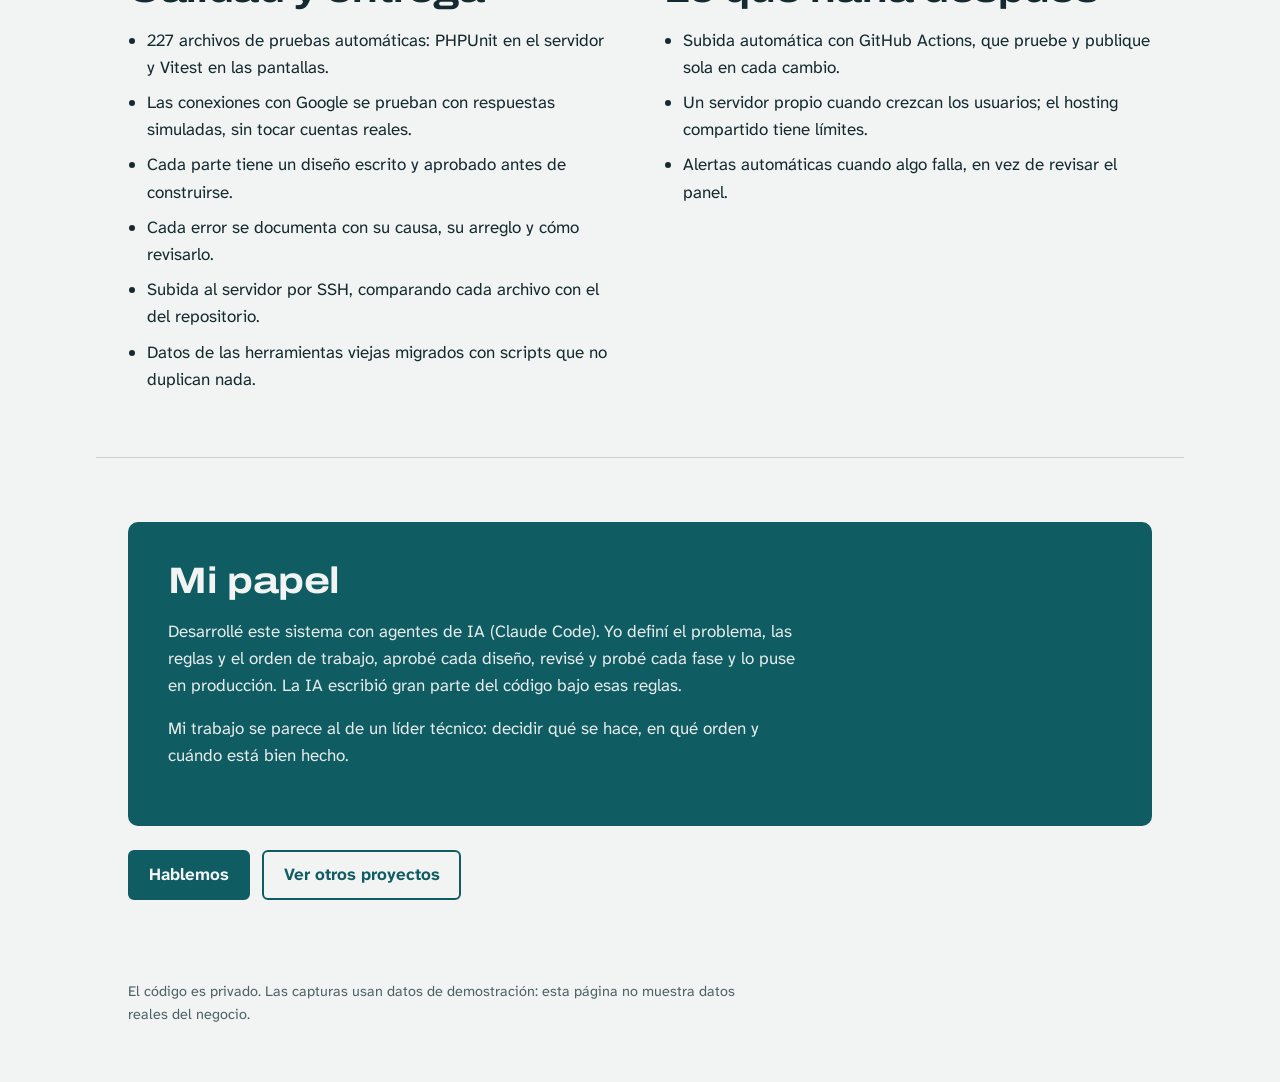
<file: proyectos/global-vzla-app.html>
<!doctype html>
<html lang="es">
<head>
  <meta charset="utf-8">
  <meta name="viewport" content="width=device-width, initial-scale=1">
  <title>Global-VZLA App</title>
  <meta name="description" content="Caso de estudio: plataforma modular para un negocio de afiliados, con React, PHP 8, MySQL, Google Ads e IA. Por Pablo Navarreto.">
  <link rel="canonical" href="https://pablo-navarreto.github.io/proyectos/global-vzla-app.html">
  <link rel="alternate" hreflang="es" href="https://pablo-navarreto.github.io/proyectos/global-vzla-app.html">
  <link rel="alternate" hreflang="pt" href="https://pablo-navarreto.github.io/pt/projetos/global-vzla-app.html">
  <link rel="alternate" hreflang="en" href="https://pablo-navarreto.github.io/en/projects/global-vzla-app.html">
  <link rel="alternate" hreflang="x-default" href="https://pablo-navarreto.github.io/proyectos/global-vzla-app.html">
  <meta property="og:type" content="website">
  <meta property="og:title" content="Global-VZLA App">
  <meta property="og:description" content="Caso de estudio: plataforma modular para un negocio de afiliados, con React, PHP 8, MySQL, Google Ads e IA. Por Pablo Navarreto.">
  <meta property="og:url" content="https://pablo-navarreto.github.io/proyectos/global-vzla-app.html">
  <meta property="og:image" content="https://pablo-navarreto.github.io/compartir.png">
  <meta property="og:image:width" content="1200">
  <meta property="og:image:height" content="630">
  <meta property="og:locale" content="es_ES">
  <meta name="twitter:card" content="summary_large_image">
  <link rel="preconnect" href="https://fonts.googleapis.com">
  <link rel="preconnect" href="https://fonts.gstatic.com" crossorigin>
  <link href="https://fonts.googleapis.com/css2?family=Archivo:wdth,wght@100..125,500..800&family=Atkinson+Hyperlegible+Next:wght@400;700&display=swap" rel="stylesheet">
  <link rel="stylesheet" href="/estilos.css">
</head>
<body>

<header class="contenedor barra">
  <a class="marca" href="/">Pablo Navarreto</a>
  <nav aria-label="Proyectos">
    <a href="#problema">Problema</a>
    <a href="#arquitectura">Arquitectura</a>
    <a href="#seguridad">Seguridad</a>
    <a href="/#contacto">Contacto</a>
  </nav>
  <div class="idiomas" role="group" aria-label="Idioma"><a href="/proyectos/global-vzla-app.html" hreflang="es" lang="es" data-idioma="es" aria-current="true">ES</a><a href="/pt/projetos/global-vzla-app.html" hreflang="pt" lang="pt" data-idioma="pt">PT</a><a href="/en/projects/global-vzla-app.html" hreflang="en" lang="en" data-idioma="en">EN</a></div>
</header>

<main>
  <section class="contenedor caso-portada">
    <a class="volver" href="/#proyectos">Volver a proyectos</a>
    <h1>Global-VZLA App</h1>
    <p class="intro">Una sola plataforma para manejar un negocio de marketing de afiliados de punta a punta: productos, páginas de venta, campañas de Google Ads, rastreo de ventas y un análisis de resultados con IA.</p>
    <dl class="ficha">
      <div><dt>Mi papel</dt><dd>Diseño, dirección y puesta en producción</dd></div>
      <div><dt>Año</dt><dd>2026</dd></div>
      <div><dt>Estado</dt><dd>En producción</dd></div>
      <div><dt>Tecnología</dt><dd>React, TypeScript, PHP 8, MySQL</dd></div>
    </dl>
  </section>

  <section class="contenedor seccion" id="problema" aria-labelledby="t-problema">
    <div class="dos-col">
      <div>
        <h2 id="t-problema">El problema</h2>
        <p>Todo empezó por una necesidad mía como anunciante de Google Ads: entender los datos que daban las campañas y crear mejores anuncios. Después sumé un rastreo de ventas propio, para no pagar herramientas externas, y un buscador de ofertas. Terminé con siete herramientas sueltas, hechas en distintos momentos, que no se pasaban datos entre ellas.</p>
        <ul>
          <li>El mismo producto se escribía cuatro veces, una en cada herramienta.</li>
          <li>Los resultados de Google se cargaban a mano y se dejaron de cargar, así que el análisis quedó sin datos.</li>
          <li>Se podían crear campañas, pero no manejarlas después.</li>
        </ul>
      </div>
      <div>
        <h2>La solución</h2>
        <p>Una sola aplicación donde el producto es el centro y todo lo demás cuelga de él. Se carga una vez y lo usan todos los módulos.</p>
        <ul>
          <li>Los datos de Google entran solos todos los días a las 6 de la mañana.</li>
          <li>Las campañas se crean y se manejan desde la misma pantalla.</li>
          <li>La IA lee los resultados y arma un reporte con lo que hay que decidir hoy.</li>
        </ul>
      </div>
    </div>
  </section>

  <section class="contenedor seccion" id="pantallas" aria-labelledby="t-pantallas">
    <h2 id="t-pantallas">El sistema funcionando</h2>
    <p>Capturas de una copia de la aplicación con datos de demostración. Los productos, las campañas y las ventas son inventados. El sistema y sus cálculos son los reales.</p>
    <div class="capturas">
      <figure><a href="/capturas/es/inicio.webp" aria-label="Abrir la imagen en grande: Inicio"><img src="/capturas/es/inicio.webp" alt="Inicio. El día de hoy y todo el período en una sola página." width="1920" height="1200" loading="lazy"></a><figcaption><strong>Inicio</strong> El día de hoy y todo el período en una sola página.</figcaption></figure>
      <figure><a href="/capturas/es/cerebro-resumen.webp" aria-label="Abrir la imagen en grande: Cerebro: resumen"><img src="/capturas/es/cerebro-resumen.webp" alt="Cerebro: resumen. Comisión, gasto y ROI de cada campaña." width="1920" height="1200" loading="lazy"></a><figcaption><strong>Cerebro: resumen</strong> Comisión, gasto y ROI de cada campaña.</figcaption></figure>
      <figure><a href="/capturas/es/cerebro-hallazgos.webp" aria-label="Abrir la imagen en grande: Cerebro: hallazgos"><img src="/capturas/es/cerebro-hallazgos.webp" alt="Cerebro: hallazgos. Qué escalar, qué cortar, qué arreglar y qué repetir." width="1920" height="1200" loading="lazy"></a><figcaption><strong>Cerebro: hallazgos</strong> Qué escalar, qué cortar, qué arreglar y qué repetir.</figcaption></figure>
      <figure><a href="/capturas/es/tracker.webp" aria-label="Abrir la imagen en grande: Tracker"><img src="/capturas/es/tracker.webp" alt="Tracker. Cada venta con el anuncio y la palabra que la trajo." width="1920" height="1200" loading="lazy"></a><figcaption><strong>Tracker</strong> Cada venta con el anuncio y la palabra que la trajo.</figcaption></figure>
      <figure><a href="/capturas/es/campanas.webp" aria-label="Abrir la imagen en grande: Campañas"><img src="/capturas/es/campanas.webp" alt="Campañas. Las campañas de Google Ads sin entrar a Google." width="1920" height="1200" loading="lazy"></a><figcaption><strong>Campañas</strong> Las campañas de Google Ads sin entrar a Google.</figcaption></figure>
      <figure><a href="/capturas/es/productos.webp" aria-label="Abrir la imagen en grande: Productos"><img src="/capturas/es/productos.webp" alt="Productos. El producto se carga una vez y lo usan todos los módulos." width="1920" height="1200" loading="lazy"></a><figcaption><strong>Productos</strong> El producto se carga una vez y lo usan todos los módulos.</figcaption></figure>
    </div>
  </section>

  <section class="contenedor seccion" aria-labelledby="t-cifras">
    <h2 id="t-cifras">En números</h2>
    <dl class="cifras cifras-seis">
      <div><dt>Módulos</dt><dd>10</dd></div>
      <div><dt>Tablas en la base</dt><dd>66</dd></div>
      <div><dt>Archivos de pruebas</dt><dd>227</dd></div>
      <div><dt>Commits</dt><dd>547</dd></div>
      <div><dt>Líneas de código</dt><dd>100 mil</dd></div>
      <div><dt>Idiomas</dt><dd>3</dd></div>
    </dl>
  </section>

  <section class="contenedor seccion" id="arquitectura" aria-labelledby="t-arq">
    <h2 id="t-arq">Cómo está armado</h2>
    <p>Tres capas separadas. Las pantallas nunca hablan directo con Google ni con la IA: todo pasa por el servidor, que es el único que guarda las claves.</p>
    <div class="capas" role="img" aria-label="Diagrama: el navegador con React habla con el servidor PHP, que habla con la base de datos MariaDB y con las APIs de Google Ads y de Claude.">
      <div class="capa"><h3>Pantallas</h3><p class="tec">React + TypeScript</p><p>Lo que ve el usuario en el navegador. Un solo cliente habla con el servidor.</p></div>
      <div class="enlace"><span>pedidos y respuestas en JSON</span></div>
      <div>
        <div class="capa"><h3>Servidor</h3><p class="tec">PHP 8, sin framework</p><p>Revisa sesión y permisos, aplica las reglas del negocio y habla con los servicios externos.</p></div>
        <div class="externos">
          <div class="capa"><h3>API de Google Ads</h3><p>Campañas y métricas, con inicio de sesión OAuth.</p></div>
          <div class="capa"><h3>API de Claude</h3><p>Análisis con IA. Se registra el costo de cada uso.</p></div>
        </div>
      </div>
      <div class="enlace"><span>consultas SQL</span></div>
      <div class="capa"><h3>Base de datos</h3><p class="tec">MariaDB (MySQL)</p><p>66 tablas. Cada fila sabe a qué cliente pertenece.</p></div>
    </div>
  </section>

  <section class="contenedor seccion" aria-labelledby="t-modulos">
    <h2 id="t-modulos">Los 10 módulos</h2>
    <p>Un módulo nunca lee las tablas de otro: le pide los datos a través de su propia puerta. Así cada uno se puede cambiar sin romper los demás.</p>
    <div class="modulos">
      <div class="modulo centro"><strong>Productos</strong><span>La ficha de cada producto: red, link de afiliado, pago y países. El centro de todo.</span></div>
      <div class="modulo"><strong>Campañas</strong><span>Crear y manejar campañas en Google Ads: presupuesto, puja, pausar.</span></div>
      <div class="modulo"><strong>Tracker</strong><span>Registra visitas y ventas, y le avisa a Google qué anuncio trajo cada venta.</span></div>
      <div class="modulo"><strong>Cerebro</strong><span>Analiza los resultados y arma un reporte con IA.</span></div>
      <div class="modulo"><strong>Scout</strong><span>Ofertas encontradas por un robot en Python. Un botón las convierte en producto.</span></div>
      <div class="modulo"><strong>Páginas</strong><span>Páginas de venta y del blog de cada producto, con sus visitas y ventas.</span></div>
      <div class="modulo"><strong>Activos</strong><span>Cuentas y accesos del negocio.</span></div>
      <div class="modulo"><strong>Conexiones</strong><span>Estado de la conexión con Google, la IA y la rutina diaria.</span></div>
      <div class="modulo"><strong>Administración</strong><span>Usuarios, permisos, ambientes, auditoría y consumo.</span></div>
      <div class="modulo"><strong>Inicio</strong><span>Los números principales y lo que hay que decidir hoy.</span></div>
    </div>
  </section>

  <section class="contenedor seccion" aria-labelledby="t-viaje">
    <h2 id="t-viaje">El viaje de un dato</h2>
    <p>Qué pasa, paso a paso, cuando alguien crea un producto nuevo y toca Guardar.</p>
    <div class="viaje" id="viaje">
      <span class="pulso" aria-hidden="true"></span>
      <ol>
        <li><span class="num">1</span><div><h3>La pantalla envía el formulario</h3><p>React manda los datos al servidor en formato JSON, junto con la sesión del usuario.</p></div></li>
        <li><span class="num">2</span><div><h3>Una sola puerta de entrada</h3><p>Todos los pedidos entran por el mismo archivo del servidor, que los pasa a la lista de rutas.</p></div></li>
        <li><span class="num">3</span><div><h3>Controles antes de hacer nada</h3><p>Se bloquean pedidos que vienen de otros sitios, se revisa que la sesión sea válida y que el usuario tenga permiso para editar productos.</p></div></li>
        <li><span class="num">4</span><div><h3>Se validan los datos</h3><p>El módulo Productos revisa que todo esté bien antes de guardar.</p></div></li>
        <li><span class="num">5</span><div><h3>Se guarda de forma segura</h3><p>El guardado usa consultas preparadas, para que nadie pueda meter código malicioso en la base.</p></div></li>
        <li><span class="num">6</span><div><h3>Cada dato en su ambiente</h3><p>El producto queda marcado con el cliente al que pertenece, para que los datos nunca se mezclen.</p></div></li>
        <li><span class="num">7</span><div><h3>Queda registrado</h3><p>La auditoría anota quién hizo qué y cuándo.</p></div></li>
        <li><span class="num">8</span><div><h3>Respuesta a la pantalla</h3><p>El servidor devuelve el número del producto nuevo y la pantalla abre su ficha.</p></div></li>
      </ol>
    </div>
  </section>

  <section class="contenedor seccion" id="seguridad" aria-labelledby="t-seg">
    <h2 id="t-seg">Seguridad</h2>
    <p>Es un sistema que maneja cuentas de Google y dinero de campañas, así que la seguridad se pensó desde el principio.</p>
    <table class="tabla">
      <tbody>
        <tr><th scope="row">Contraseñas</th><td>Guardadas con hash bcrypt, nunca en texto.</td></tr>
        <tr><th scope="row">Datos sensibles</th><td>Cifrados con AES-256-GCM.</td></tr>
        <tr><th scope="row">Claves de Google y de la IA</th><td>Solo en el servidor, fuera de la carpeta pública y fuera de Git.</td></tr>
        <tr><th scope="row">Intentos de entrada</th><td>Límite por IP y verificación anti-robots de Cloudflare.</td></tr>
        <tr><th scope="row">Pedidos falsos de otros sitios</th><td>Bloqueados antes de llegar a la lógica (protección CSRF).</td></tr>
        <tr><th scope="row">Permisos</th><td>Por módulo: sin acceso, solo ver o editar.</td></tr>
        <tr><th scope="row">Separación de clientes</th><td>Cada tabla del negocio sabe a qué cliente pertenece cada fila.</td></tr>
      </tbody>
    </table>
  </section>

  <section class="contenedor seccion" aria-labelledby="t-calidad">
    <div class="dos-col">
      <div>
        <h2 id="t-calidad">Calidad y entrega</h2>
        <ul>
          <li>227 archivos de pruebas automáticas: PHPUnit en el servidor y Vitest en las pantallas.</li>
          <li>Las conexiones con Google se prueban con respuestas simuladas, sin tocar cuentas reales.</li>
          <li>Cada parte tiene un diseño escrito y aprobado antes de construirse.</li>
          <li>Cada error se documenta con su causa, su arreglo y cómo revisarlo.</li>
          <li>Subida al servidor por SSH, comparando cada archivo con el del repositorio.</li>
          <li>Datos de las herramientas viejas migrados con scripts que no duplican nada.</li>
        </ul>
      </div>
      <div>
        <h2>Lo que haría después</h2>
        <ul>
          <li>Subida automática con GitHub Actions, que pruebe y publique sola en cada cambio.</li>
          <li>Un servidor propio cuando crezcan los usuarios; el hosting compartido tiene límites.</li>
          <li>Alertas automáticas cuando algo falla, en vez de revisar el panel.</li>
        </ul>
      </div>
    </div>
  </section>

  <section class="contenedor seccion" aria-labelledby="t-papel">
    <div class="papel">
      <h2 id="t-papel">Mi papel</h2>
      <p>Desarrollé este sistema con agentes de IA (Claude Code). Yo definí el problema, las reglas y el orden de trabajo, aprobé cada diseño, revisé y probé cada fase y lo puse en producción. La IA escribió gran parte del código bajo esas reglas.</p>
      <p>Mi trabajo se parece al de un líder técnico: decidir qué se hace, en qué orden y cuándo está bien hecho.</p>
    </div>
    <div class="siguiente">
      <a class="boton principal" href="/#contacto">Hablemos</a>
      <a class="boton" href="/#proyectos">Ver otros proyectos</a>
    </div>
  </section>
</main>

<footer class="contenedor pie">
  <p>El código es privado. Las capturas usan datos de demostración: esta página no muestra datos reales del negocio.</p>
</footer>
<script>
  document.querySelectorAll('.idiomas a').forEach(function (a) {
    a.addEventListener('click', function () { try { localStorage.setItem('idioma', a.dataset.idioma); } catch (e) {} });
  });
</script>
<script>
  (function () {
    var viaje = document.getElementById('viaje');
    if (!viaje || !('IntersectionObserver' in window)) return;
    var obs = new IntersectionObserver(function (entradas) {
      entradas.forEach(function (e) {
        if (e.isIntersecting) { viaje.classList.add('activo'); obs.disconnect(); }
      });
    }, { threshold: 0.35 });
    obs.observe(viaje);
  })();
</script>
</body>
</html>
</file>
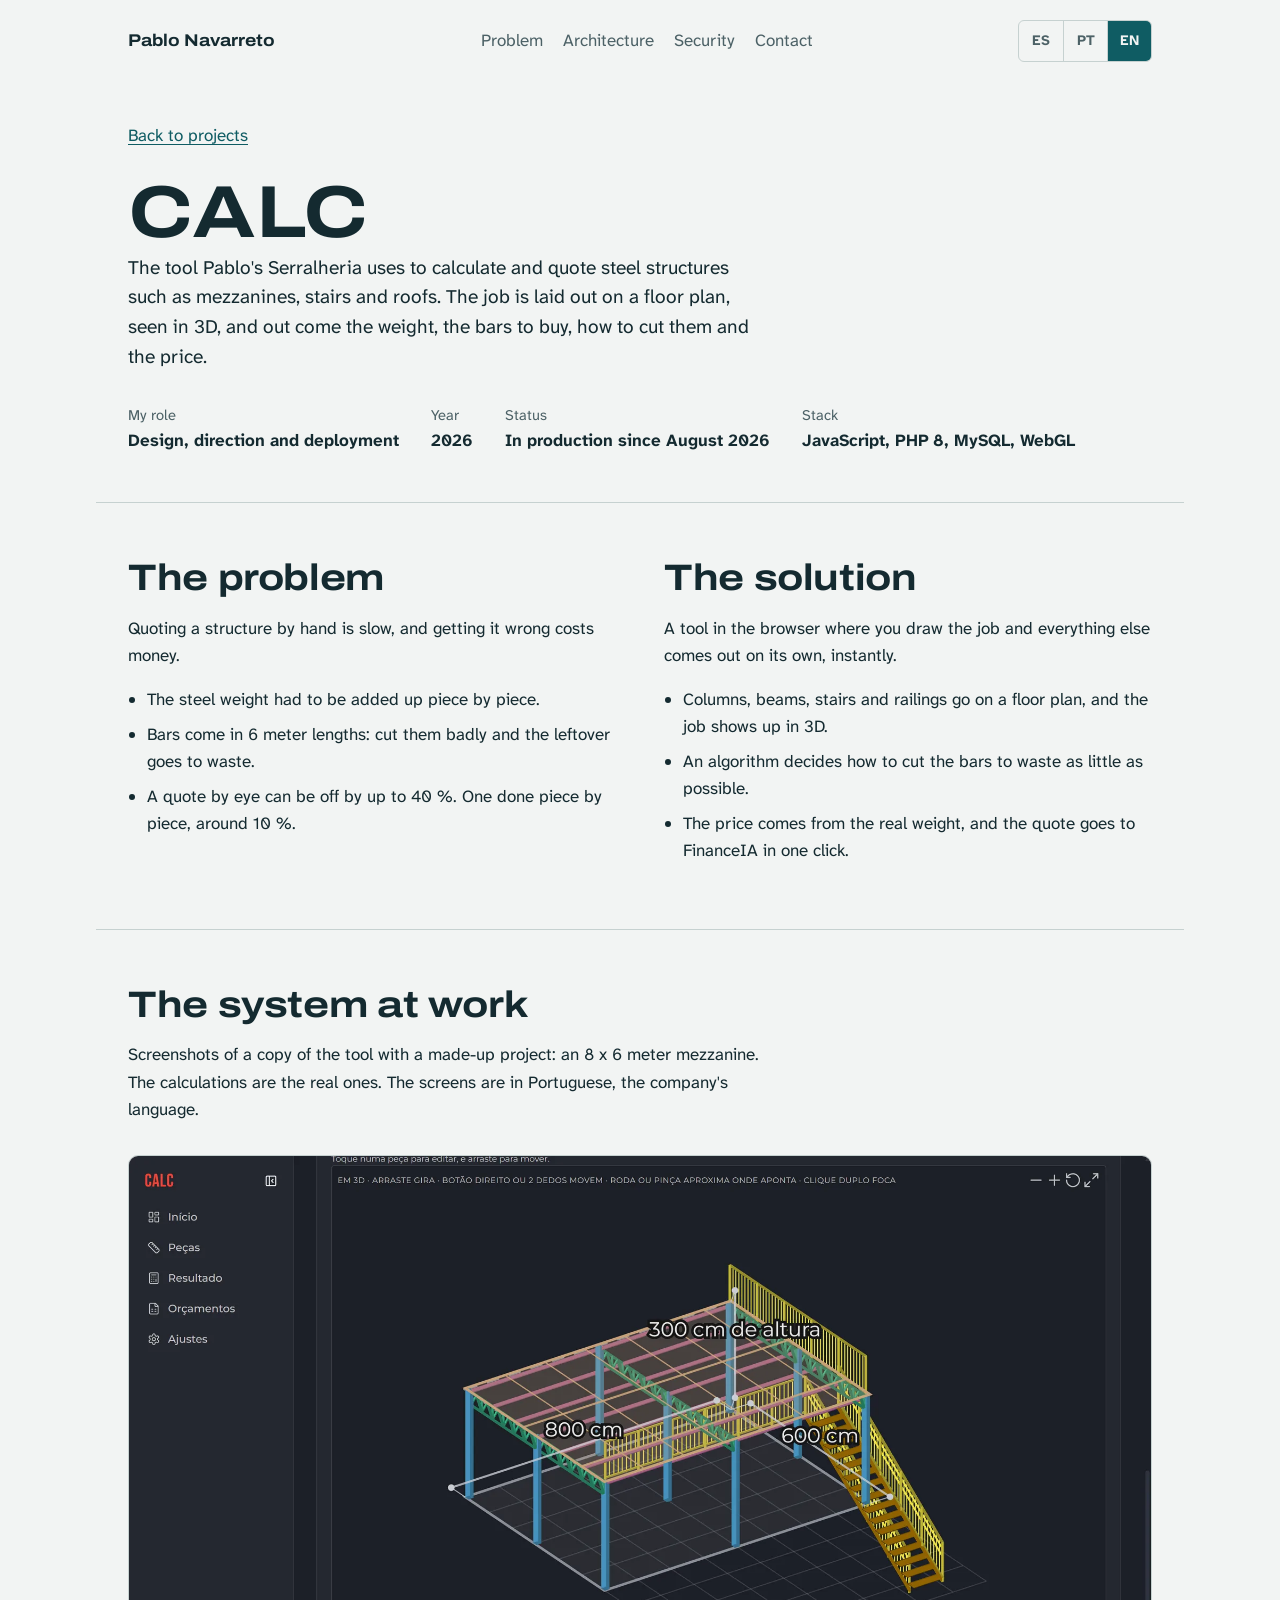
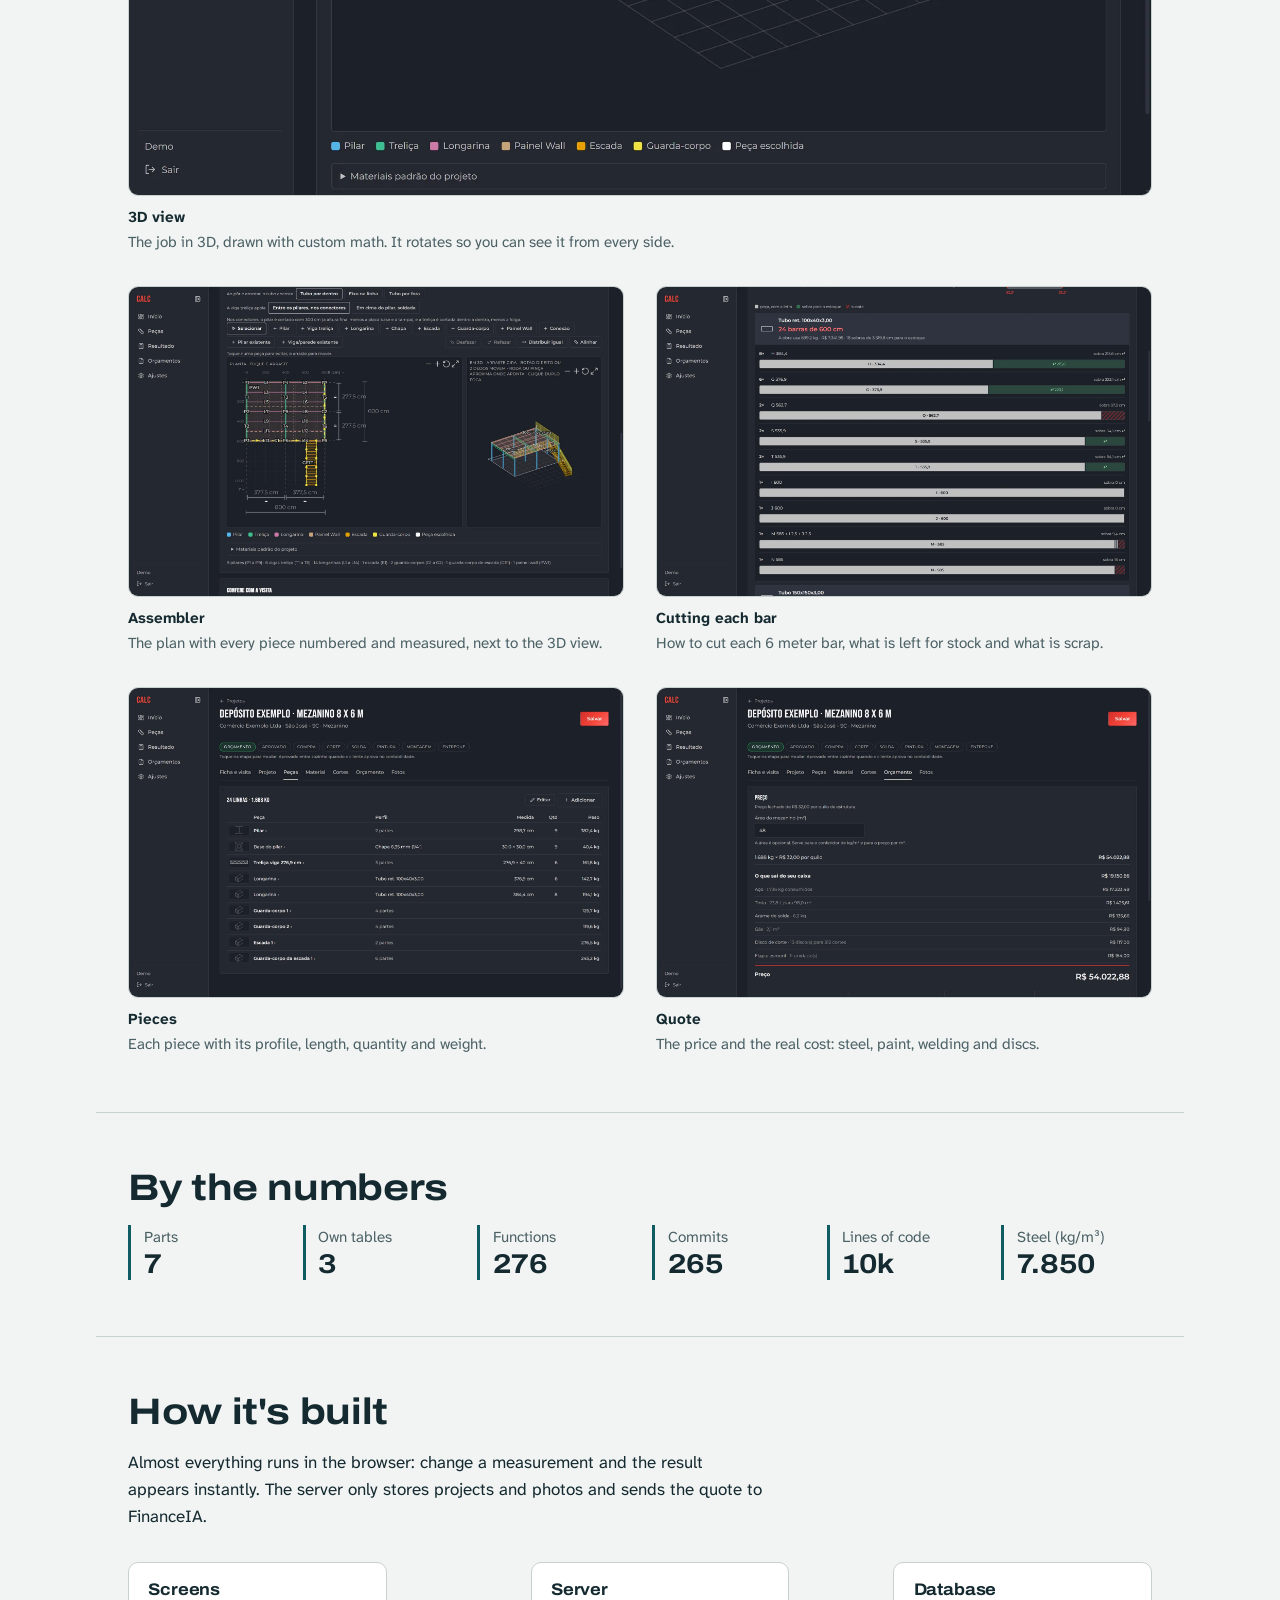
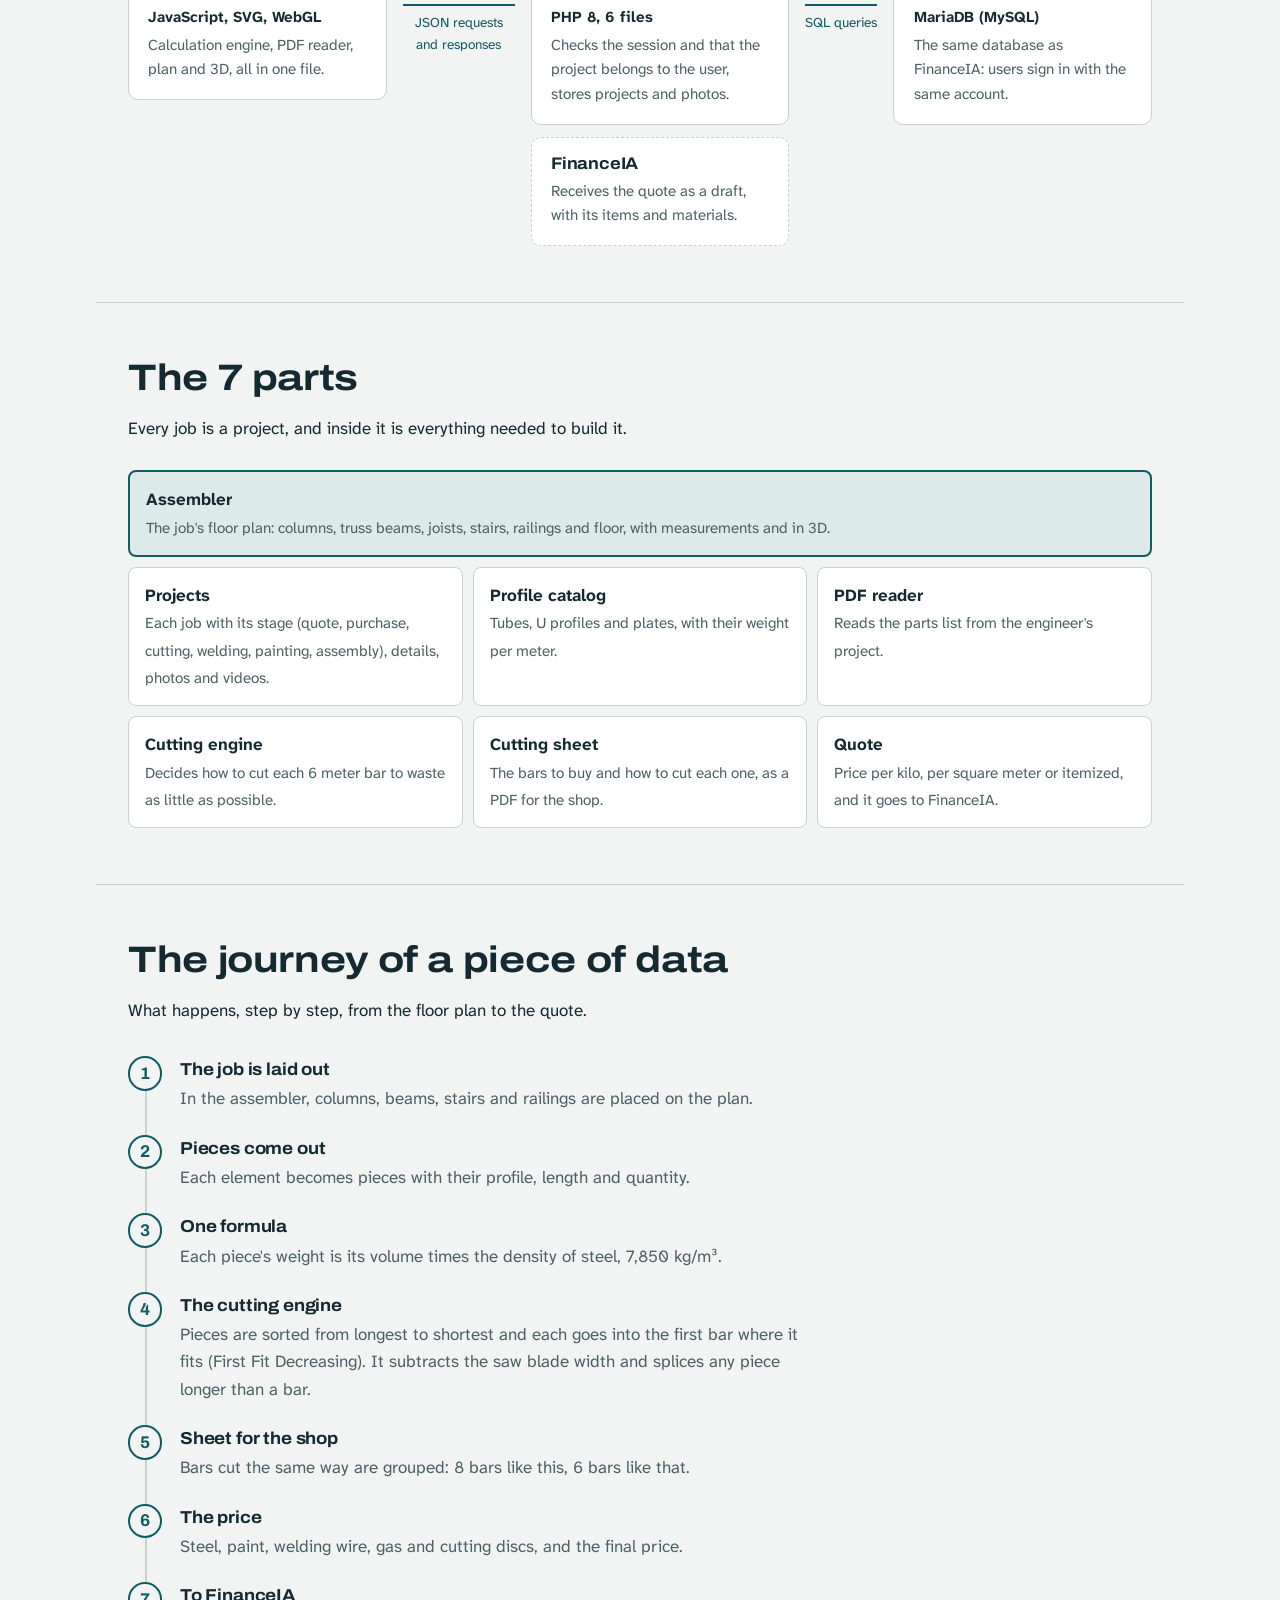
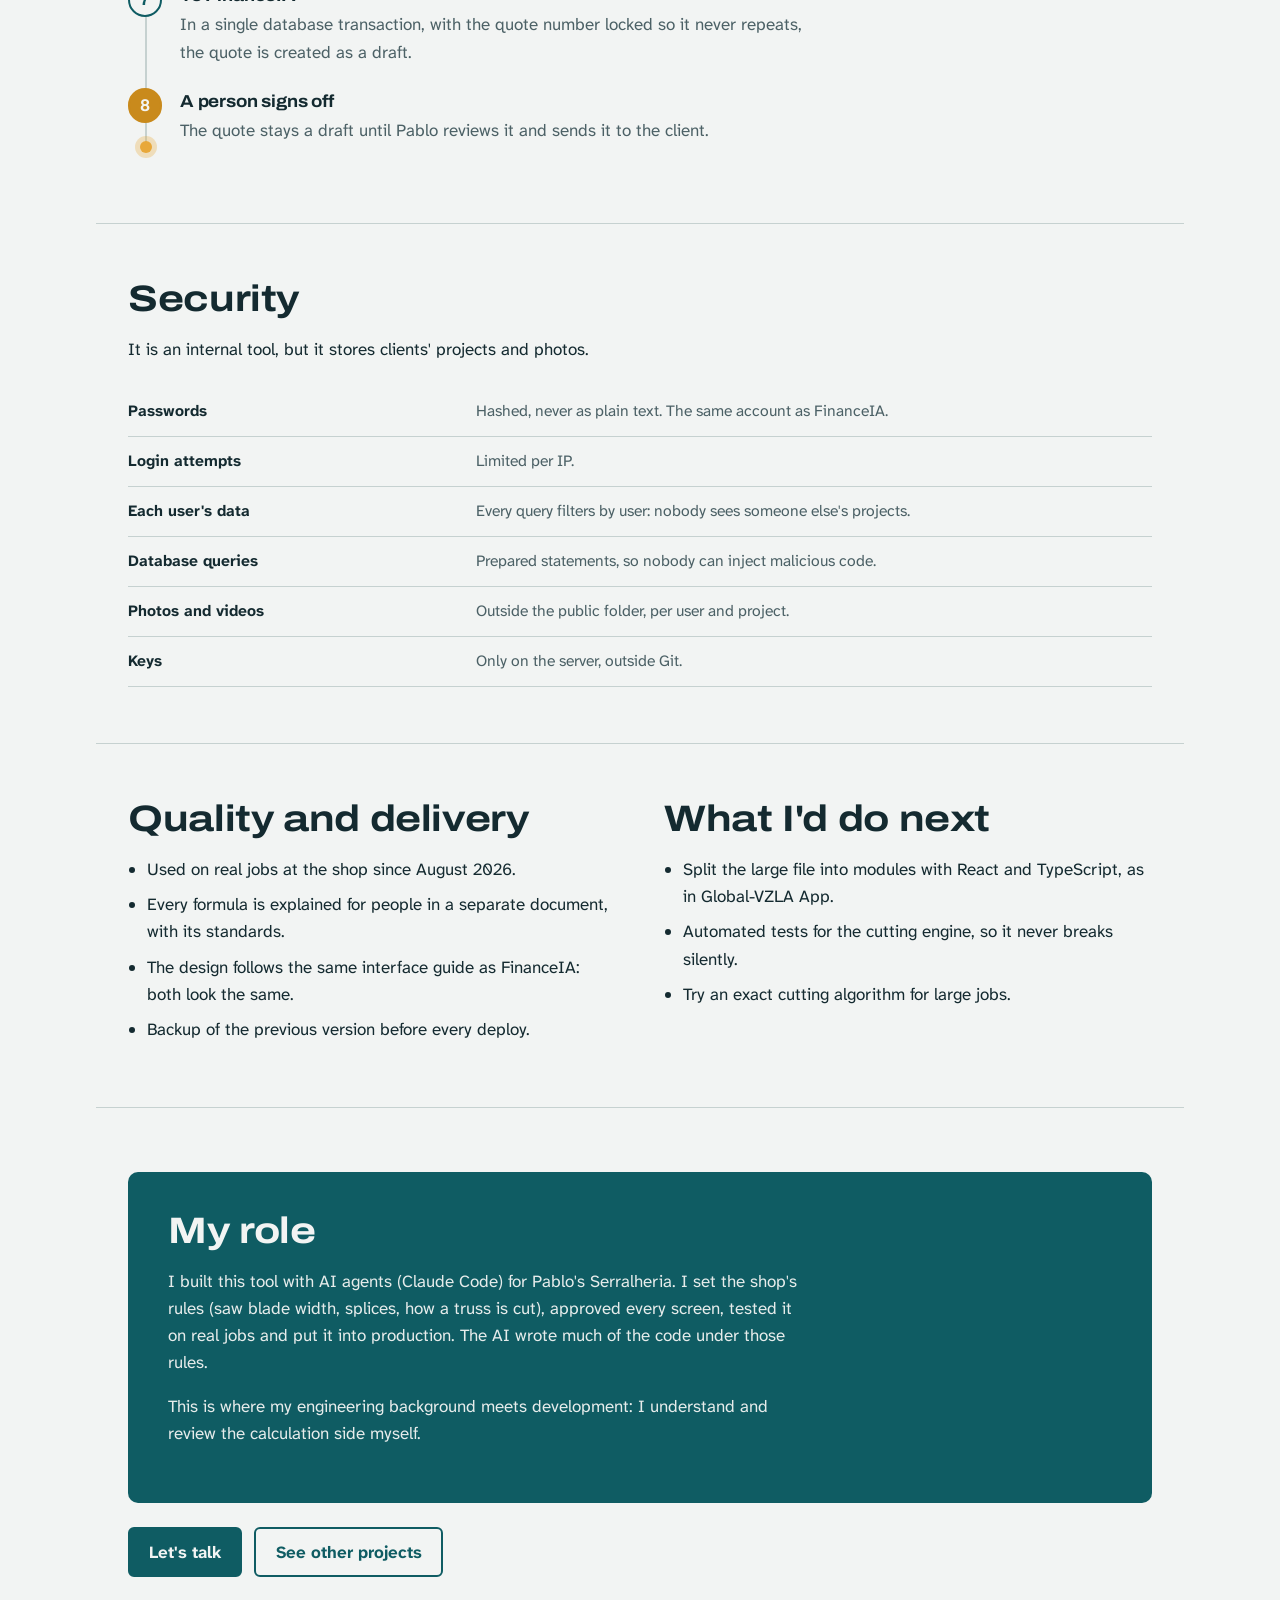
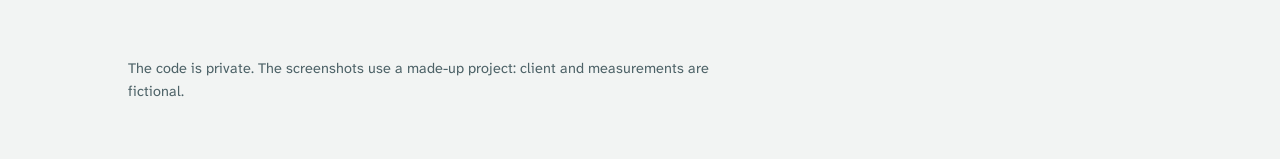
<file: en/projects/calc.html>
<!doctype html>
<html lang="en">
<head>
  <meta charset="utf-8">
  <meta name="viewport" content="width=device-width, initial-scale=1">
  <title>CALC</title>
  <meta name="description" content="Case study: a tool to calculate and quote steel structures, with a floor plan, 3D view and bar cutting optimization. By Pablo Navarreto.">
  <link rel="canonical" href="https://pablo-navarreto.github.io/en/projects/calc.html">
  <link rel="alternate" hreflang="es" href="https://pablo-navarreto.github.io/proyectos/calc.html">
  <link rel="alternate" hreflang="pt" href="https://pablo-navarreto.github.io/pt/projetos/calc.html">
  <link rel="alternate" hreflang="en" href="https://pablo-navarreto.github.io/en/projects/calc.html">
  <link rel="alternate" hreflang="x-default" href="https://pablo-navarreto.github.io/proyectos/calc.html">
  <meta property="og:type" content="website">
  <meta property="og:title" content="CALC">
  <meta property="og:description" content="Case study: a tool to calculate and quote steel structures, with a floor plan, 3D view and bar cutting optimization. By Pablo Navarreto.">
  <meta property="og:url" content="https://pablo-navarreto.github.io/en/projects/calc.html">
  <meta property="og:image" content="https://pablo-navarreto.github.io/compartir.png">
  <meta property="og:image:width" content="1200">
  <meta property="og:image:height" content="630">
  <meta property="og:locale" content="en_US">
  <meta name="twitter:card" content="summary_large_image">
  <link rel="preconnect" href="https://fonts.googleapis.com">
  <link rel="preconnect" href="https://fonts.gstatic.com" crossorigin>
  <link href="https://fonts.googleapis.com/css2?family=Archivo:wdth,wght@100..125,500..800&family=Atkinson+Hyperlegible+Next:wght@400;700&display=swap" rel="stylesheet">
  <link rel="stylesheet" href="/estilos.css">
</head>
<body>

<header class="contenedor barra">
  <a class="marca" href="/en/">Pablo Navarreto</a>
  <nav aria-label="Projects">
    <a href="#problema">Problem</a>
    <a href="#arquitectura">Architecture</a>
    <a href="#seguridad">Security</a>
    <a href="/en/#contacto">Contact</a>
  </nav>
  <div class="idiomas" role="group" aria-label="Language"><a href="/proyectos/calc.html" hreflang="es" lang="es" data-idioma="es">ES</a><a href="/pt/projetos/calc.html" hreflang="pt" lang="pt" data-idioma="pt">PT</a><a href="/en/projects/calc.html" hreflang="en" lang="en" data-idioma="en" aria-current="true">EN</a></div>
</header>

<main>
  <section class="contenedor caso-portada">
    <a class="volver" href="/en/#proyectos">Back to projects</a>
    <h1>CALC</h1>
    <p class="intro">The tool Pablo's Serralheria uses to calculate and quote steel structures such as mezzanines, stairs and roofs. The job is laid out on a floor plan, seen in 3D, and out come the weight, the bars to buy, how to cut them and the price.</p>
    <dl class="ficha">
      <div><dt>My role</dt><dd>Design, direction and deployment</dd></div>
      <div><dt>Year</dt><dd>2026</dd></div>
      <div><dt>Status</dt><dd>In production since August 2026</dd></div>
      <div><dt>Stack</dt><dd>JavaScript, PHP 8, MySQL, WebGL</dd></div>
    </dl>
  </section>

  <section class="contenedor seccion" id="problema" aria-labelledby="t-problema">
    <div class="dos-col">
      <div>
        <h2 id="t-problema">The problem</h2>
        <p>Quoting a structure by hand is slow, and getting it wrong costs money.</p>
        <ul>
          <li>The steel weight had to be added up piece by piece.</li>
          <li>Bars come in 6 meter lengths: cut them badly and the leftover goes to waste.</li>
          <li>A quote by eye can be off by up to 40 %. One done piece by piece, around 10 %.</li>
        </ul>
      </div>
      <div>
        <h2>The solution</h2>
        <p>A tool in the browser where you draw the job and everything else comes out on its own, instantly.</p>
        <ul>
          <li>Columns, beams, stairs and railings go on a floor plan, and the job shows up in 3D.</li>
          <li>An algorithm decides how to cut the bars to waste as little as possible.</li>
          <li>The price comes from the real weight, and the quote goes to FinanceIA in one click.</li>
        </ul>
      </div>
    </div>
  </section>

  <section class="contenedor seccion" id="pantallas" aria-labelledby="t-pantallas">
    <h2 id="t-pantallas">The system at work</h2>
    <p>Screenshots of a copy of the tool with a made-up project: an 8 x 6 meter mezzanine. The calculations are the real ones. The screens are in Portuguese, the company's language.</p>
    <div class="capturas">
      <figure><a href="/capturas/calc/vista-3d.webp" aria-label="Open the full-size image: 3D view"><img src="/capturas/calc/vista-3d.webp" alt="3D view. The job in 3D, drawn with custom math. It rotates so you can see it from every side." width="1920" height="1200" loading="lazy"></a><figcaption><strong>3D view</strong> The job in 3D, drawn with custom math. It rotates so you can see it from every side.</figcaption></figure>
      <figure><a href="/capturas/calc/montador.webp" aria-label="Open the full-size image: Assembler"><img src="/capturas/calc/montador.webp" alt="Assembler. The plan with every piece numbered and measured, next to the 3D view." width="1920" height="1200" loading="lazy"></a><figcaption><strong>Assembler</strong> The plan with every piece numbered and measured, next to the 3D view.</figcaption></figure>
      <figure><a href="/capturas/calc/cortes.webp" aria-label="Open the full-size image: Cutting each bar"><img src="/capturas/calc/cortes.webp" alt="Cutting each bar. How to cut each 6 meter bar, what is left for stock and what is scrap." width="1920" height="1200" loading="lazy"></a><figcaption><strong>Cutting each bar</strong> How to cut each 6 meter bar, what is left for stock and what is scrap.</figcaption></figure>
      <figure><a href="/capturas/calc/pecas.webp" aria-label="Open the full-size image: Pieces"><img src="/capturas/calc/pecas.webp" alt="Pieces. Each piece with its profile, length, quantity and weight." width="1920" height="1200" loading="lazy"></a><figcaption><strong>Pieces</strong> Each piece with its profile, length, quantity and weight.</figcaption></figure>
      <figure><a href="/capturas/calc/orcamento.webp" aria-label="Open the full-size image: Quote"><img src="/capturas/calc/orcamento.webp" alt="Quote. The price and the real cost: steel, paint, welding and discs." width="1920" height="1200" loading="lazy"></a><figcaption><strong>Quote</strong> The price and the real cost: steel, paint, welding and discs.</figcaption></figure>
    </div>
  </section>

  <section class="contenedor seccion" aria-labelledby="t-cifras">
    <h2 id="t-cifras">By the numbers</h2>
    <dl class="cifras cifras-seis">
      <div><dt>Parts</dt><dd>7</dd></div>
      <div><dt>Own tables</dt><dd>3</dd></div>
      <div><dt>Functions</dt><dd>276</dd></div>
      <div><dt>Commits</dt><dd>265</dd></div>
      <div><dt>Lines of code</dt><dd>10k</dd></div>
      <div><dt>Steel (kg/m³)</dt><dd>7.850</dd></div>
    </dl>
  </section>

  <section class="contenedor seccion" id="arquitectura" aria-labelledby="t-arq">
    <h2 id="t-arq">How it's built</h2>
    <p>Almost everything runs in the browser: change a measurement and the result appears instantly. The server only stores projects and photos and sends the quote to FinanceIA.</p>
    <div class="capas" role="img" aria-label="Diagram: the browser does the calculation, the plan and the 3D; the PHP server stores data in MySQL and sends the quote to FinanceIA.">
      <div class="capa"><h3>Screens</h3><p class="tec">JavaScript, SVG, WebGL</p><p>Calculation engine, PDF reader, plan and 3D, all in one file.</p></div>
      <div class="enlace"><span>JSON requests and responses</span></div>
      <div>
        <div class="capa"><h3>Server</h3><p class="tec">PHP 8, 6 files</p><p>Checks the session and that the project belongs to the user, stores projects and photos.</p></div>
        <div class="externos">
          <div class="capa"><h3>FinanceIA</h3><p>Receives the quote as a draft, with its items and materials.</p></div>
        </div>
      </div>
      <div class="enlace"><span>SQL queries</span></div>
      <div class="capa"><h3>Database</h3><p class="tec">MariaDB (MySQL)</p><p>The same database as FinanceIA: users sign in with the same account.</p></div>
    </div>
  </section>

  <section class="contenedor seccion" aria-labelledby="t-modulos">
    <h2 id="t-modulos">The 7 parts</h2>
    <p>Every job is a project, and inside it is everything needed to build it.</p>
    <div class="modulos">
      <div class="modulo centro"><strong>Assembler</strong><span>The job's floor plan: columns, truss beams, joists, stairs, railings and floor, with measurements and in 3D.</span></div>
      <div class="modulo"><strong>Projects</strong><span>Each job with its stage (quote, purchase, cutting, welding, painting, assembly), details, photos and videos.</span></div>
      <div class="modulo"><strong>Profile catalog</strong><span>Tubes, U profiles and plates, with their weight per meter.</span></div>
      <div class="modulo"><strong>PDF reader</strong><span>Reads the parts list from the engineer's project.</span></div>
      <div class="modulo"><strong>Cutting engine</strong><span>Decides how to cut each 6 meter bar to waste as little as possible.</span></div>
      <div class="modulo"><strong>Cutting sheet</strong><span>The bars to buy and how to cut each one, as a PDF for the shop.</span></div>
      <div class="modulo"><strong>Quote</strong><span>Price per kilo, per square meter or itemized, and it goes to FinanceIA.</span></div>
    </div>
  </section>

  <section class="contenedor seccion" aria-labelledby="t-viaje">
    <h2 id="t-viaje">The journey of a piece of data</h2>
    <p>What happens, step by step, from the floor plan to the quote.</p>
    <div class="viaje" id="viaje">
      <span class="pulso" aria-hidden="true"></span>
      <ol>
        <li><span class="num">1</span><div><h3>The job is laid out</h3><p>In the assembler, columns, beams, stairs and railings are placed on the plan.</p></div></li>
        <li><span class="num">2</span><div><h3>Pieces come out</h3><p>Each element becomes pieces with their profile, length and quantity.</p></div></li>
        <li><span class="num">3</span><div><h3>One formula</h3><p>Each piece's weight is its volume times the density of steel, 7,850 kg/m³.</p></div></li>
        <li><span class="num">4</span><div><h3>The cutting engine</h3><p>Pieces are sorted from longest to shortest and each goes into the first bar where it fits (First Fit Decreasing). It subtracts the saw blade width and splices any piece longer than a bar.</p></div></li>
        <li><span class="num">5</span><div><h3>Sheet for the shop</h3><p>Bars cut the same way are grouped: 8 bars like this, 6 bars like that.</p></div></li>
        <li><span class="num">6</span><div><h3>The price</h3><p>Steel, paint, welding wire, gas and cutting discs, and the final price.</p></div></li>
        <li><span class="num">7</span><div><h3>To FinanceIA</h3><p>In a single database transaction, with the quote number locked so it never repeats, the quote is created as a draft.</p></div></li>
        <li><span class="num">8</span><div><h3>A person signs off</h3><p>The quote stays a draft until Pablo reviews it and sends it to the client.</p></div></li>
      </ol>
    </div>
  </section>

  <section class="contenedor seccion" id="seguridad" aria-labelledby="t-seg">
    <h2 id="t-seg">Security</h2>
    <p>It is an internal tool, but it stores clients' projects and photos.</p>
    <table class="tabla">
      <tbody>
        <tr><th scope="row">Passwords</th><td>Hashed, never as plain text. The same account as FinanceIA.</td></tr>
        <tr><th scope="row">Login attempts</th><td>Limited per IP.</td></tr>
        <tr><th scope="row">Each user's data</th><td>Every query filters by user: nobody sees someone else's projects.</td></tr>
        <tr><th scope="row">Database queries</th><td>Prepared statements, so nobody can inject malicious code.</td></tr>
        <tr><th scope="row">Photos and videos</th><td>Outside the public folder, per user and project.</td></tr>
        <tr><th scope="row">Keys</th><td>Only on the server, outside Git.</td></tr>
      </tbody>
    </table>
  </section>

  <section class="contenedor seccion" aria-labelledby="t-calidad">
    <div class="dos-col">
      <div>
        <h2 id="t-calidad">Quality and delivery</h2>
        <ul>
          <li>Used on real jobs at the shop since August 2026.</li>
          <li>Every formula is explained for people in a separate document, with its standards.</li>
          <li>The design follows the same interface guide as FinanceIA: both look the same.</li>
          <li>Backup of the previous version before every deploy.</li>
        </ul>
      </div>
      <div>
        <h2>What I'd do next</h2>
        <ul>
          <li>Split the large file into modules with React and TypeScript, as in Global-VZLA App.</li>
          <li>Automated tests for the cutting engine, so it never breaks silently.</li>
          <li>Try an exact cutting algorithm for large jobs.</li>
        </ul>
      </div>
    </div>
  </section>

  <section class="contenedor seccion" aria-labelledby="t-papel">
    <div class="papel">
      <h2 id="t-papel">My role</h2>
      <p>I built this tool with AI agents (Claude Code) for Pablo's Serralheria. I set the shop's rules (saw blade width, splices, how a truss is cut), approved every screen, tested it on real jobs and put it into production. The AI wrote much of the code under those rules.</p>
      <p>This is where my engineering background meets development: I understand and review the calculation side myself.</p>
    </div>
    <div class="siguiente">
      <a class="boton principal" href="/en/#contacto">Let's talk</a>
      <a class="boton" href="/en/#proyectos">See other projects</a>
    </div>
  </section>
</main>

<footer class="contenedor pie">
  <p>The code is private. The screenshots use a made-up project: client and measurements are fictional.</p>
</footer>
<script>
  document.querySelectorAll('.idiomas a').forEach(function (a) {
    a.addEventListener('click', function () { try { localStorage.setItem('idioma', a.dataset.idioma); } catch (e) {} });
  });
</script>
<script>
  (function () {
    var viaje = document.getElementById('viaje');
    if (!viaje || !('IntersectionObserver' in window)) return;
    var obs = new IntersectionObserver(function (entradas) {
      entradas.forEach(function (e) {
        if (e.isIntersecting) { viaje.classList.add('activo'); obs.disconnect(); }
      });
    }, { threshold: 0.35 });
    obs.observe(viaje);
  })();
</script>
</body>
</html>
</file>
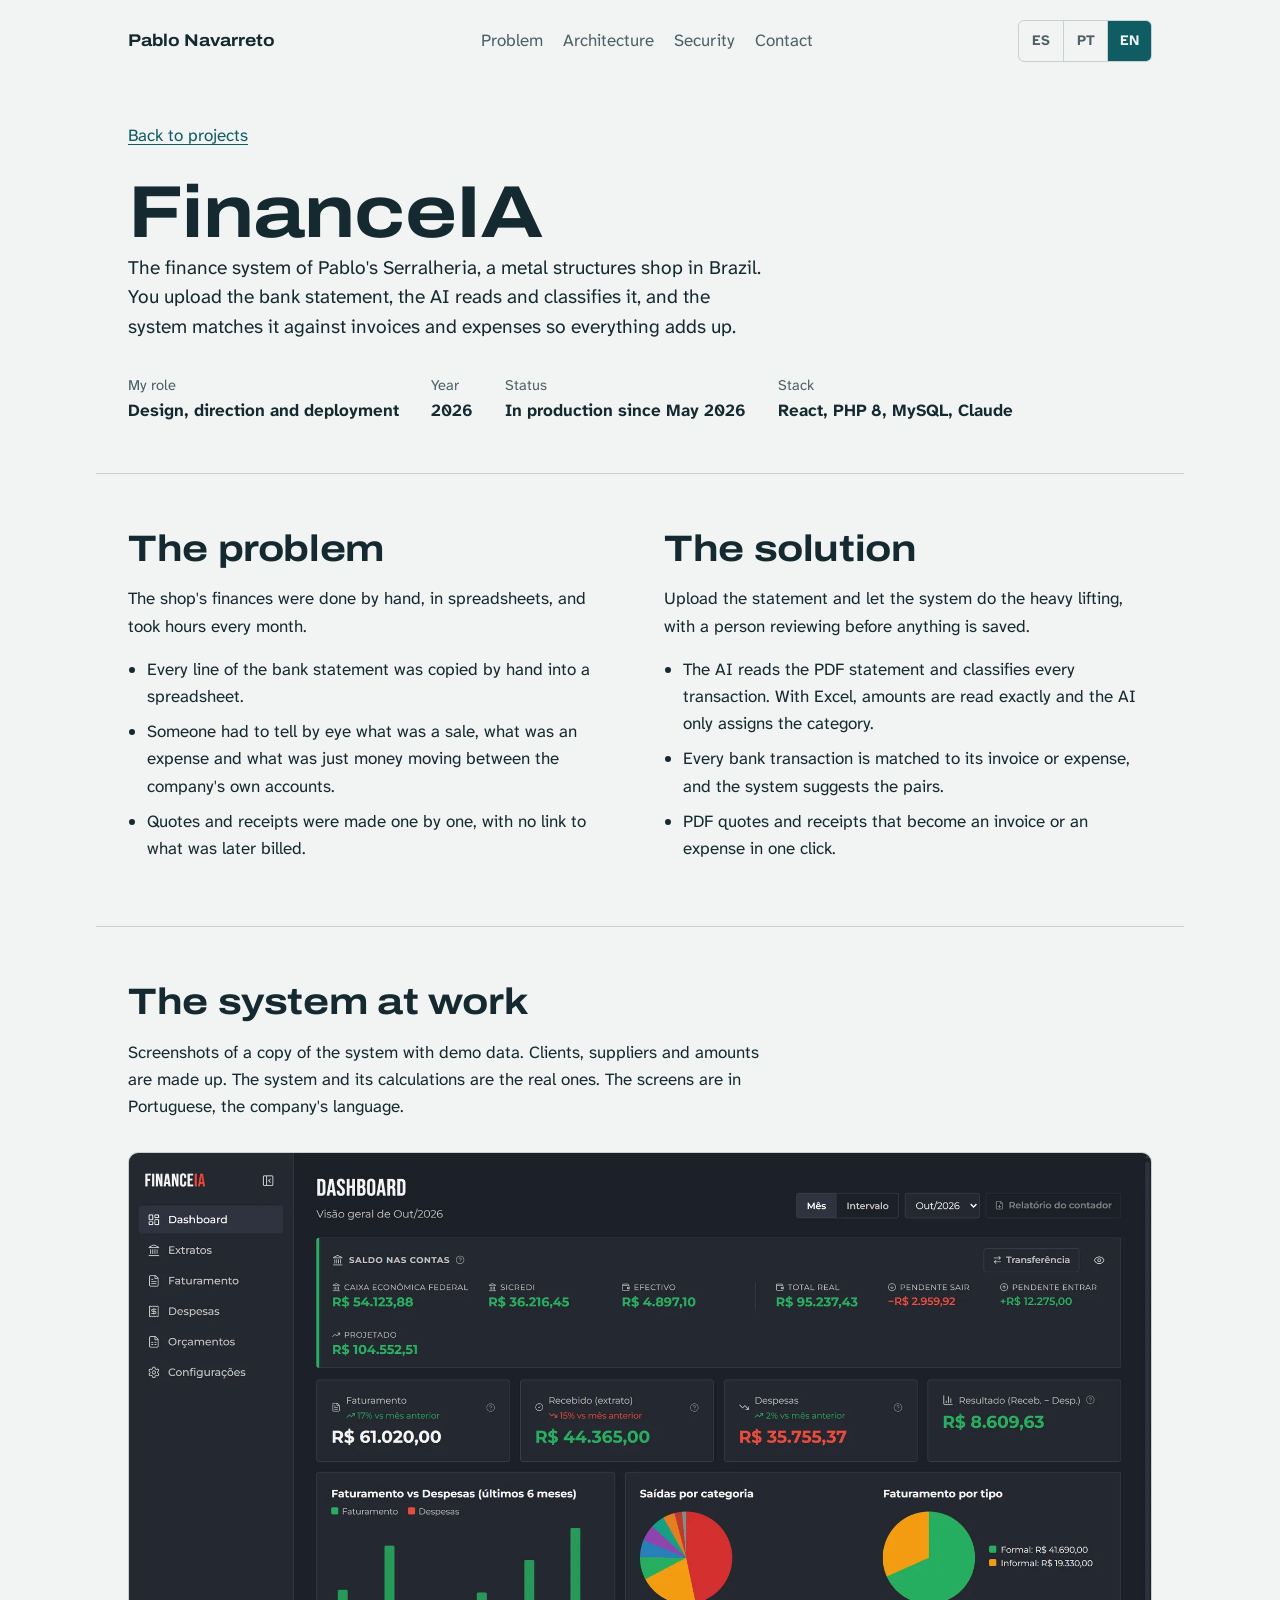
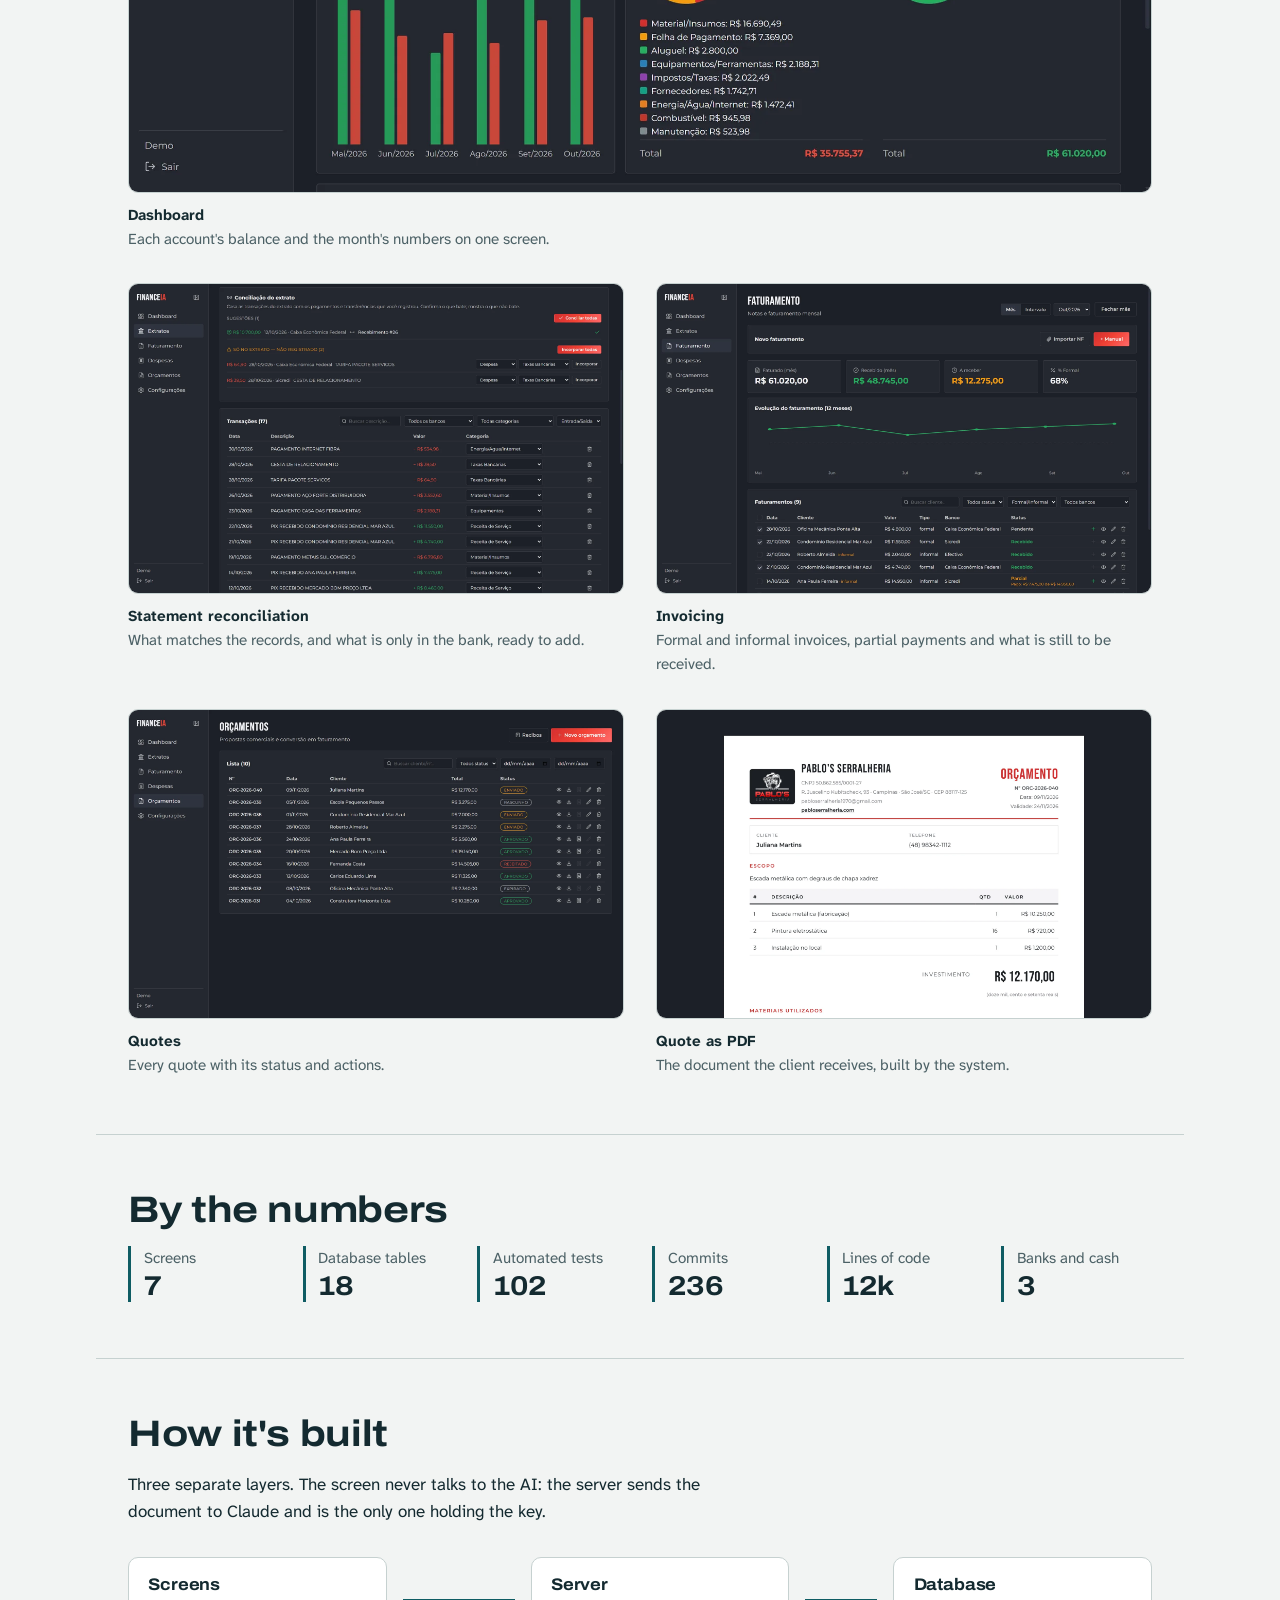
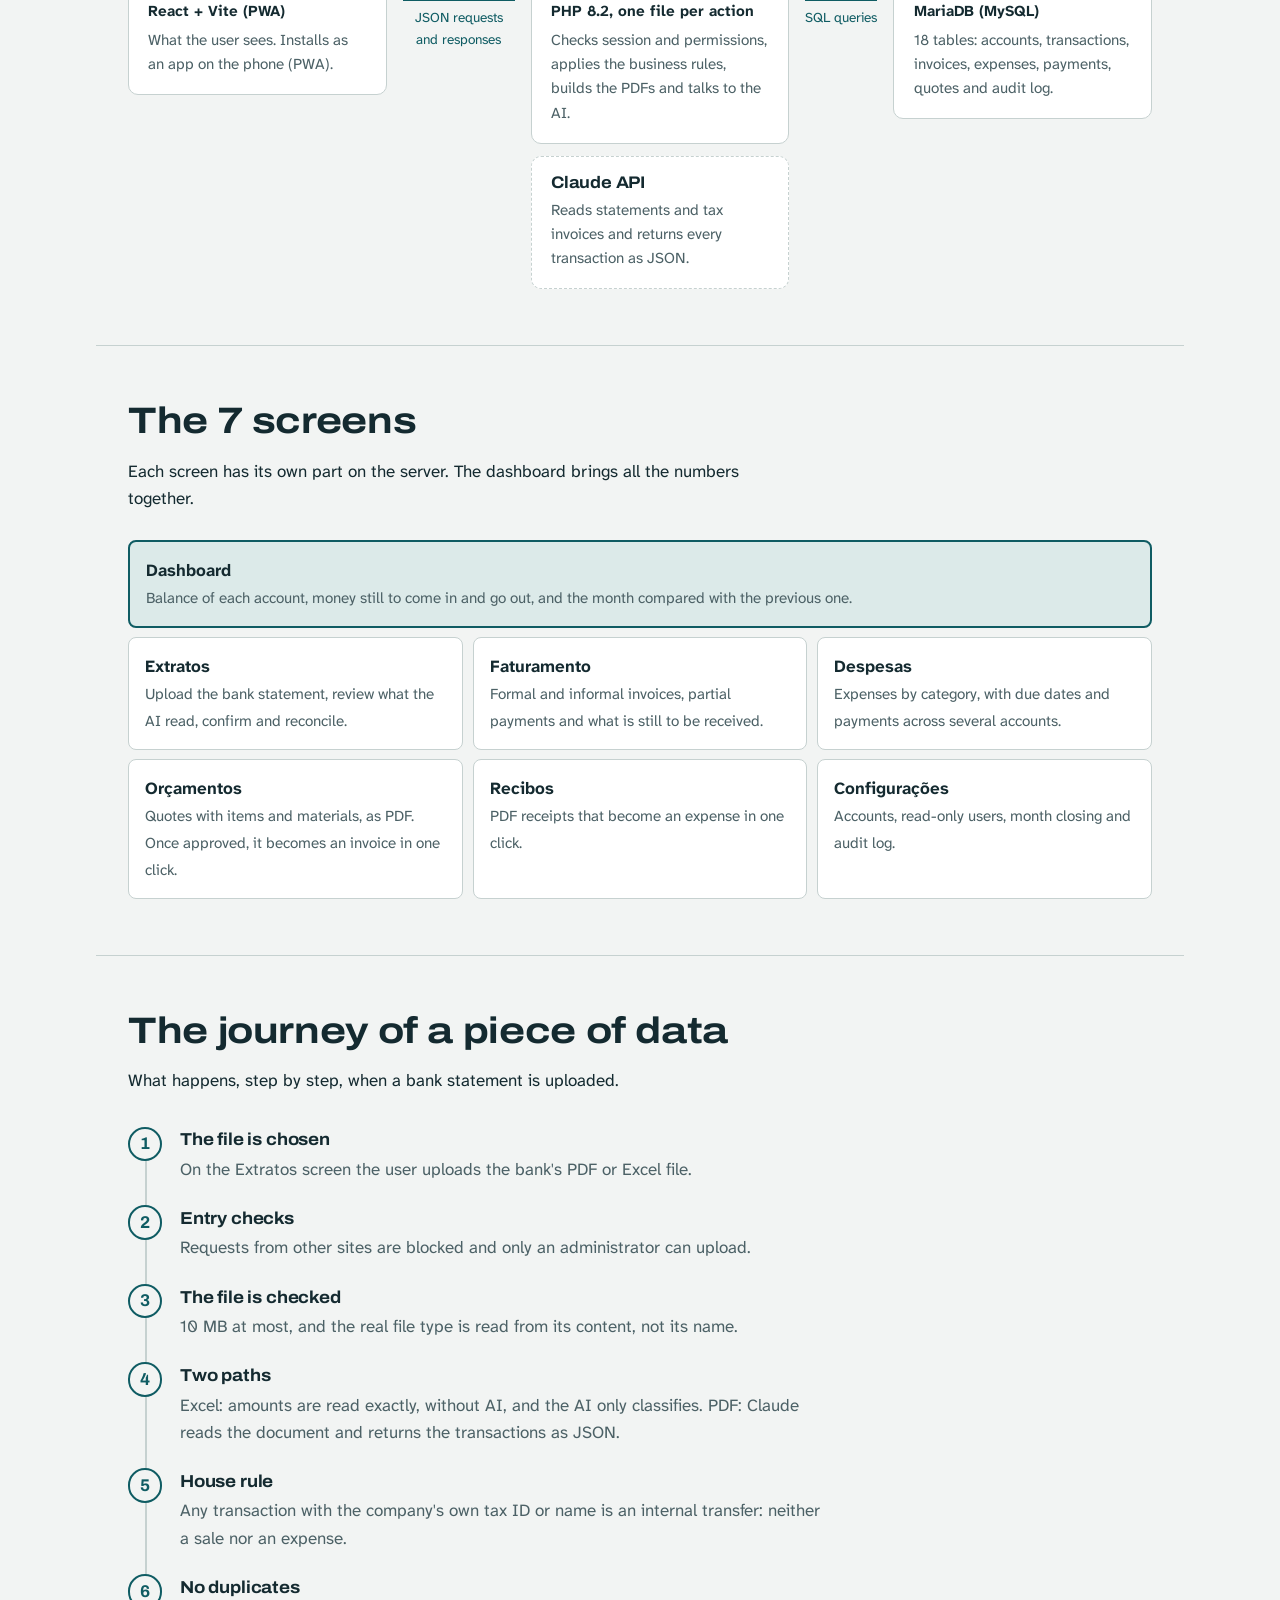
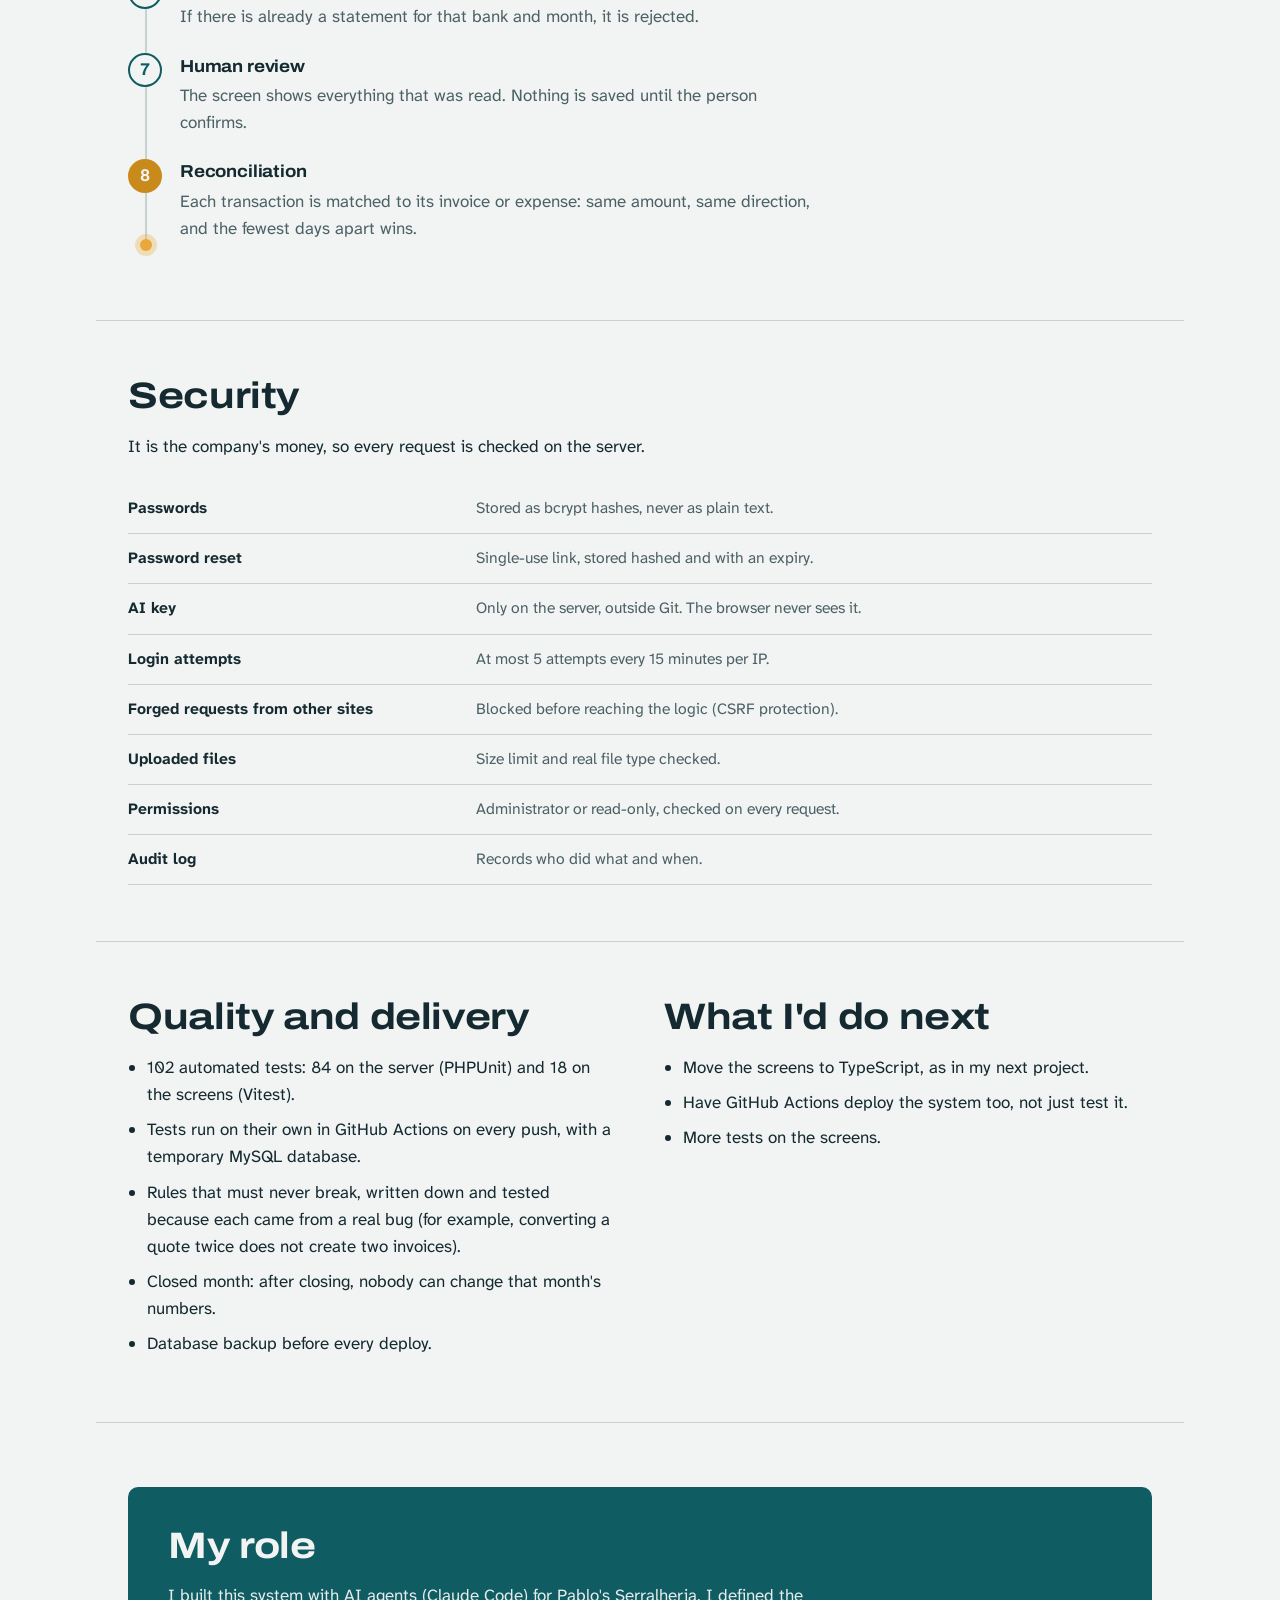
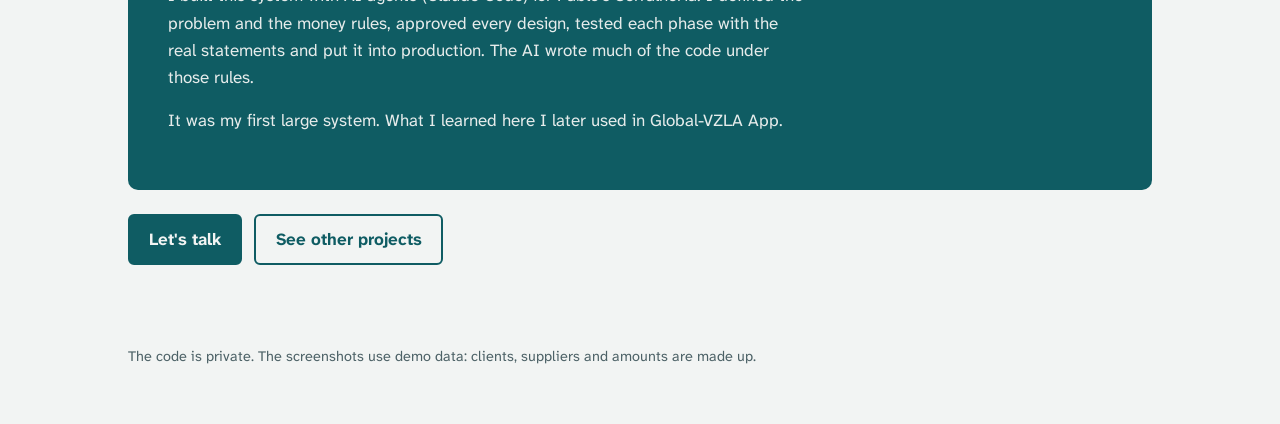
<file: en/projects/financeia.html>
<!doctype html>
<html lang="en">
<head>
  <meta charset="utf-8">
  <meta name="viewport" content="width=device-width, initial-scale=1">
  <title>FinanceIA</title>
  <meta name="description" content="Case study: an AI-powered finance system for a metalwork shop, built with React, PHP 8, MySQL and the Claude API. By Pablo Navarreto.">
  <link rel="canonical" href="https://pablo-navarreto.github.io/en/projects/financeia.html">
  <link rel="alternate" hreflang="es" href="https://pablo-navarreto.github.io/proyectos/financeia.html">
  <link rel="alternate" hreflang="pt" href="https://pablo-navarreto.github.io/pt/projetos/financeia.html">
  <link rel="alternate" hreflang="en" href="https://pablo-navarreto.github.io/en/projects/financeia.html">
  <link rel="alternate" hreflang="x-default" href="https://pablo-navarreto.github.io/proyectos/financeia.html">
  <meta property="og:type" content="website">
  <meta property="og:title" content="FinanceIA">
  <meta property="og:description" content="Case study: an AI-powered finance system for a metalwork shop, built with React, PHP 8, MySQL and the Claude API. By Pablo Navarreto.">
  <meta property="og:url" content="https://pablo-navarreto.github.io/en/projects/financeia.html">
  <meta property="og:image" content="https://pablo-navarreto.github.io/compartir.png">
  <meta property="og:image:width" content="1200">
  <meta property="og:image:height" content="630">
  <meta property="og:locale" content="en_US">
  <meta name="twitter:card" content="summary_large_image">
  <link rel="preconnect" href="https://fonts.googleapis.com">
  <link rel="preconnect" href="https://fonts.gstatic.com" crossorigin>
  <link href="https://fonts.googleapis.com/css2?family=Archivo:wdth,wght@100..125,500..800&family=Atkinson+Hyperlegible+Next:wght@400;700&display=swap" rel="stylesheet">
  <link rel="stylesheet" href="/estilos.css">
</head>
<body>

<header class="contenedor barra">
  <a class="marca" href="/en/">Pablo Navarreto</a>
  <nav aria-label="Projects">
    <a href="#problema">Problem</a>
    <a href="#arquitectura">Architecture</a>
    <a href="#seguridad">Security</a>
    <a href="/en/#contacto">Contact</a>
  </nav>
  <div class="idiomas" role="group" aria-label="Language"><a href="/proyectos/financeia.html" hreflang="es" lang="es" data-idioma="es">ES</a><a href="/pt/projetos/financeia.html" hreflang="pt" lang="pt" data-idioma="pt">PT</a><a href="/en/projects/financeia.html" hreflang="en" lang="en" data-idioma="en" aria-current="true">EN</a></div>
</header>

<main>
  <section class="contenedor caso-portada">
    <a class="volver" href="/en/#proyectos">Back to projects</a>
    <h1>FinanceIA</h1>
    <p class="intro">The finance system of Pablo's Serralheria, a metal structures shop in Brazil. You upload the bank statement, the AI reads and classifies it, and the system matches it against invoices and expenses so everything adds up.</p>
    <dl class="ficha">
      <div><dt>My role</dt><dd>Design, direction and deployment</dd></div>
      <div><dt>Year</dt><dd>2026</dd></div>
      <div><dt>Status</dt><dd>In production since May 2026</dd></div>
      <div><dt>Stack</dt><dd>React, PHP 8, MySQL, Claude</dd></div>
    </dl>
  </section>

  <section class="contenedor seccion" id="problema" aria-labelledby="t-problema">
    <div class="dos-col">
      <div>
        <h2 id="t-problema">The problem</h2>
        <p>The shop's finances were done by hand, in spreadsheets, and took hours every month.</p>
        <ul>
          <li>Every line of the bank statement was copied by hand into a spreadsheet.</li>
          <li>Someone had to tell by eye what was a sale, what was an expense and what was just money moving between the company's own accounts.</li>
          <li>Quotes and receipts were made one by one, with no link to what was later billed.</li>
        </ul>
      </div>
      <div>
        <h2>The solution</h2>
        <p>Upload the statement and let the system do the heavy lifting, with a person reviewing before anything is saved.</p>
        <ul>
          <li>The AI reads the PDF statement and classifies every transaction. With Excel, amounts are read exactly and the AI only assigns the category.</li>
          <li>Every bank transaction is matched to its invoice or expense, and the system suggests the pairs.</li>
          <li>PDF quotes and receipts that become an invoice or an expense in one click.</li>
        </ul>
      </div>
    </div>
  </section>

  <section class="contenedor seccion" id="pantallas" aria-labelledby="t-pantallas">
    <h2 id="t-pantallas">The system at work</h2>
    <p>Screenshots of a copy of the system with demo data. Clients, suppliers and amounts are made up. The system and its calculations are the real ones. The screens are in Portuguese, the company's language.</p>
    <div class="capturas">
      <figure><a href="/capturas/financeia/dashboard.webp" aria-label="Open the full-size image: Dashboard"><img src="/capturas/financeia/dashboard.webp" alt="Dashboard. Each account's balance and the month's numbers on one screen." width="1920" height="1200" loading="lazy"></a><figcaption><strong>Dashboard</strong> Each account's balance and the month's numbers on one screen.</figcaption></figure>
      <figure><a href="/capturas/financeia/extratos.webp" aria-label="Open the full-size image: Statement reconciliation"><img src="/capturas/financeia/extratos.webp" alt="Statement reconciliation. What matches the records, and what is only in the bank, ready to add." width="1920" height="1200" loading="lazy"></a><figcaption><strong>Statement reconciliation</strong> What matches the records, and what is only in the bank, ready to add.</figcaption></figure>
      <figure><a href="/capturas/financeia/faturamento.webp" aria-label="Open the full-size image: Invoicing"><img src="/capturas/financeia/faturamento.webp" alt="Invoicing. Formal and informal invoices, partial payments and what is still to be received." width="1920" height="1200" loading="lazy"></a><figcaption><strong>Invoicing</strong> Formal and informal invoices, partial payments and what is still to be received.</figcaption></figure>
      <figure><a href="/capturas/financeia/orcamentos.webp" aria-label="Open the full-size image: Quotes"><img src="/capturas/financeia/orcamentos.webp" alt="Quotes. Every quote with its status and actions." width="1920" height="1200" loading="lazy"></a><figcaption><strong>Quotes</strong> Every quote with its status and actions.</figcaption></figure>
      <figure><a href="/capturas/financeia/orcamento-pdf.webp" aria-label="Open the full-size image: Quote as PDF"><img src="/capturas/financeia/orcamento-pdf.webp" alt="Quote as PDF. The document the client receives, built by the system." width="1920" height="1200" loading="lazy"></a><figcaption><strong>Quote as PDF</strong> The document the client receives, built by the system.</figcaption></figure>
    </div>
  </section>

  <section class="contenedor seccion" aria-labelledby="t-cifras">
    <h2 id="t-cifras">By the numbers</h2>
    <dl class="cifras cifras-seis">
      <div><dt>Screens</dt><dd>7</dd></div>
      <div><dt>Database tables</dt><dd>18</dd></div>
      <div><dt>Automated tests</dt><dd>102</dd></div>
      <div><dt>Commits</dt><dd>236</dd></div>
      <div><dt>Lines of code</dt><dd>12k</dd></div>
      <div><dt>Banks and cash</dt><dd>3</dd></div>
    </dl>
  </section>

  <section class="contenedor seccion" id="arquitectura" aria-labelledby="t-arq">
    <h2 id="t-arq">How it's built</h2>
    <p>Three separate layers. The screen never talks to the AI: the server sends the document to Claude and is the only one holding the key.</p>
    <div class="capas" role="img" aria-label="Diagram: the React browser app talks to the PHP server, which talks to the MariaDB database and the Claude API.">
      <div class="capa"><h3>Screens</h3><p class="tec">React + Vite (PWA)</p><p>What the user sees. Installs as an app on the phone (PWA).</p></div>
      <div class="enlace"><span>JSON requests and responses</span></div>
      <div>
        <div class="capa"><h3>Server</h3><p class="tec">PHP 8.2, one file per action</p><p>Checks session and permissions, applies the business rules, builds the PDFs and talks to the AI.</p></div>
        <div class="externos">
          <div class="capa"><h3>Claude API</h3><p>Reads statements and tax invoices and returns every transaction as JSON.</p></div>
        </div>
      </div>
      <div class="enlace"><span>SQL queries</span></div>
      <div class="capa"><h3>Database</h3><p class="tec">MariaDB (MySQL)</p><p>18 tables: accounts, transactions, invoices, expenses, payments, quotes and audit log.</p></div>
    </div>
  </section>

  <section class="contenedor seccion" aria-labelledby="t-modulos">
    <h2 id="t-modulos">The 7 screens</h2>
    <p>Each screen has its own part on the server. The dashboard brings all the numbers together.</p>
    <div class="modulos">
      <div class="modulo centro"><strong>Dashboard</strong><span>Balance of each account, money still to come in and go out, and the month compared with the previous one.</span></div>
      <div class="modulo"><strong>Extratos</strong><span>Upload the bank statement, review what the AI read, confirm and reconcile.</span></div>
      <div class="modulo"><strong>Faturamento</strong><span>Formal and informal invoices, partial payments and what is still to be received.</span></div>
      <div class="modulo"><strong>Despesas</strong><span>Expenses by category, with due dates and payments across several accounts.</span></div>
      <div class="modulo"><strong>Orçamentos</strong><span>Quotes with items and materials, as PDF. Once approved, it becomes an invoice in one click.</span></div>
      <div class="modulo"><strong>Recibos</strong><span>PDF receipts that become an expense in one click.</span></div>
      <div class="modulo"><strong>Configurações</strong><span>Accounts, read-only users, month closing and audit log.</span></div>
    </div>
  </section>

  <section class="contenedor seccion" aria-labelledby="t-viaje">
    <h2 id="t-viaje">The journey of a piece of data</h2>
    <p>What happens, step by step, when a bank statement is uploaded.</p>
    <div class="viaje" id="viaje">
      <span class="pulso" aria-hidden="true"></span>
      <ol>
        <li><span class="num">1</span><div><h3>The file is chosen</h3><p>On the Extratos screen the user uploads the bank's PDF or Excel file.</p></div></li>
        <li><span class="num">2</span><div><h3>Entry checks</h3><p>Requests from other sites are blocked and only an administrator can upload.</p></div></li>
        <li><span class="num">3</span><div><h3>The file is checked</h3><p>10 MB at most, and the real file type is read from its content, not its name.</p></div></li>
        <li><span class="num">4</span><div><h3>Two paths</h3><p>Excel: amounts are read exactly, without AI, and the AI only classifies. PDF: Claude reads the document and returns the transactions as JSON.</p></div></li>
        <li><span class="num">5</span><div><h3>House rule</h3><p>Any transaction with the company's own tax ID or name is an internal transfer: neither a sale nor an expense.</p></div></li>
        <li><span class="num">6</span><div><h3>No duplicates</h3><p>If there is already a statement for that bank and month, it is rejected.</p></div></li>
        <li><span class="num">7</span><div><h3>Human review</h3><p>The screen shows everything that was read. Nothing is saved until the person confirms.</p></div></li>
        <li><span class="num">8</span><div><h3>Reconciliation</h3><p>Each transaction is matched to its invoice or expense: same amount, same direction, and the fewest days apart wins.</p></div></li>
      </ol>
    </div>
  </section>

  <section class="contenedor seccion" id="seguridad" aria-labelledby="t-seg">
    <h2 id="t-seg">Security</h2>
    <p>It is the company's money, so every request is checked on the server.</p>
    <table class="tabla">
      <tbody>
        <tr><th scope="row">Passwords</th><td>Stored as bcrypt hashes, never as plain text.</td></tr>
        <tr><th scope="row">Password reset</th><td>Single-use link, stored hashed and with an expiry.</td></tr>
        <tr><th scope="row">AI key</th><td>Only on the server, outside Git. The browser never sees it.</td></tr>
        <tr><th scope="row">Login attempts</th><td>At most 5 attempts every 15 minutes per IP.</td></tr>
        <tr><th scope="row">Forged requests from other sites</th><td>Blocked before reaching the logic (CSRF protection).</td></tr>
        <tr><th scope="row">Uploaded files</th><td>Size limit and real file type checked.</td></tr>
        <tr><th scope="row">Permissions</th><td>Administrator or read-only, checked on every request.</td></tr>
        <tr><th scope="row">Audit log</th><td>Records who did what and when.</td></tr>
      </tbody>
    </table>
  </section>

  <section class="contenedor seccion" aria-labelledby="t-calidad">
    <div class="dos-col">
      <div>
        <h2 id="t-calidad">Quality and delivery</h2>
        <ul>
          <li>102 automated tests: 84 on the server (PHPUnit) and 18 on the screens (Vitest).</li>
          <li>Tests run on their own in GitHub Actions on every push, with a temporary MySQL database.</li>
          <li>Rules that must never break, written down and tested because each came from a real bug (for example, converting a quote twice does not create two invoices).</li>
          <li>Closed month: after closing, nobody can change that month's numbers.</li>
          <li>Database backup before every deploy.</li>
        </ul>
      </div>
      <div>
        <h2>What I'd do next</h2>
        <ul>
          <li>Move the screens to TypeScript, as in my next project.</li>
          <li>Have GitHub Actions deploy the system too, not just test it.</li>
          <li>More tests on the screens.</li>
        </ul>
      </div>
    </div>
  </section>

  <section class="contenedor seccion" aria-labelledby="t-papel">
    <div class="papel">
      <h2 id="t-papel">My role</h2>
      <p>I built this system with AI agents (Claude Code) for Pablo's Serralheria. I defined the problem and the money rules, approved every design, tested each phase with the real statements and put it into production. The AI wrote much of the code under those rules.</p>
      <p>It was my first large system. What I learned here I later used in Global-VZLA App.</p>
    </div>
    <div class="siguiente">
      <a class="boton principal" href="/en/#contacto">Let's talk</a>
      <a class="boton" href="/en/#proyectos">See other projects</a>
    </div>
  </section>
</main>

<footer class="contenedor pie">
  <p>The code is private. The screenshots use demo data: clients, suppliers and amounts are made up.</p>
</footer>
<script>
  document.querySelectorAll('.idiomas a').forEach(function (a) {
    a.addEventListener('click', function () { try { localStorage.setItem('idioma', a.dataset.idioma); } catch (e) {} });
  });
</script>
<script>
  (function () {
    var viaje = document.getElementById('viaje');
    if (!viaje || !('IntersectionObserver' in window)) return;
    var obs = new IntersectionObserver(function (entradas) {
      entradas.forEach(function (e) {
        if (e.isIntersecting) { viaje.classList.add('activo'); obs.disconnect(); }
      });
    }, { threshold: 0.35 });
    obs.observe(viaje);
  })();
</script>
</body>
</html>
</file>
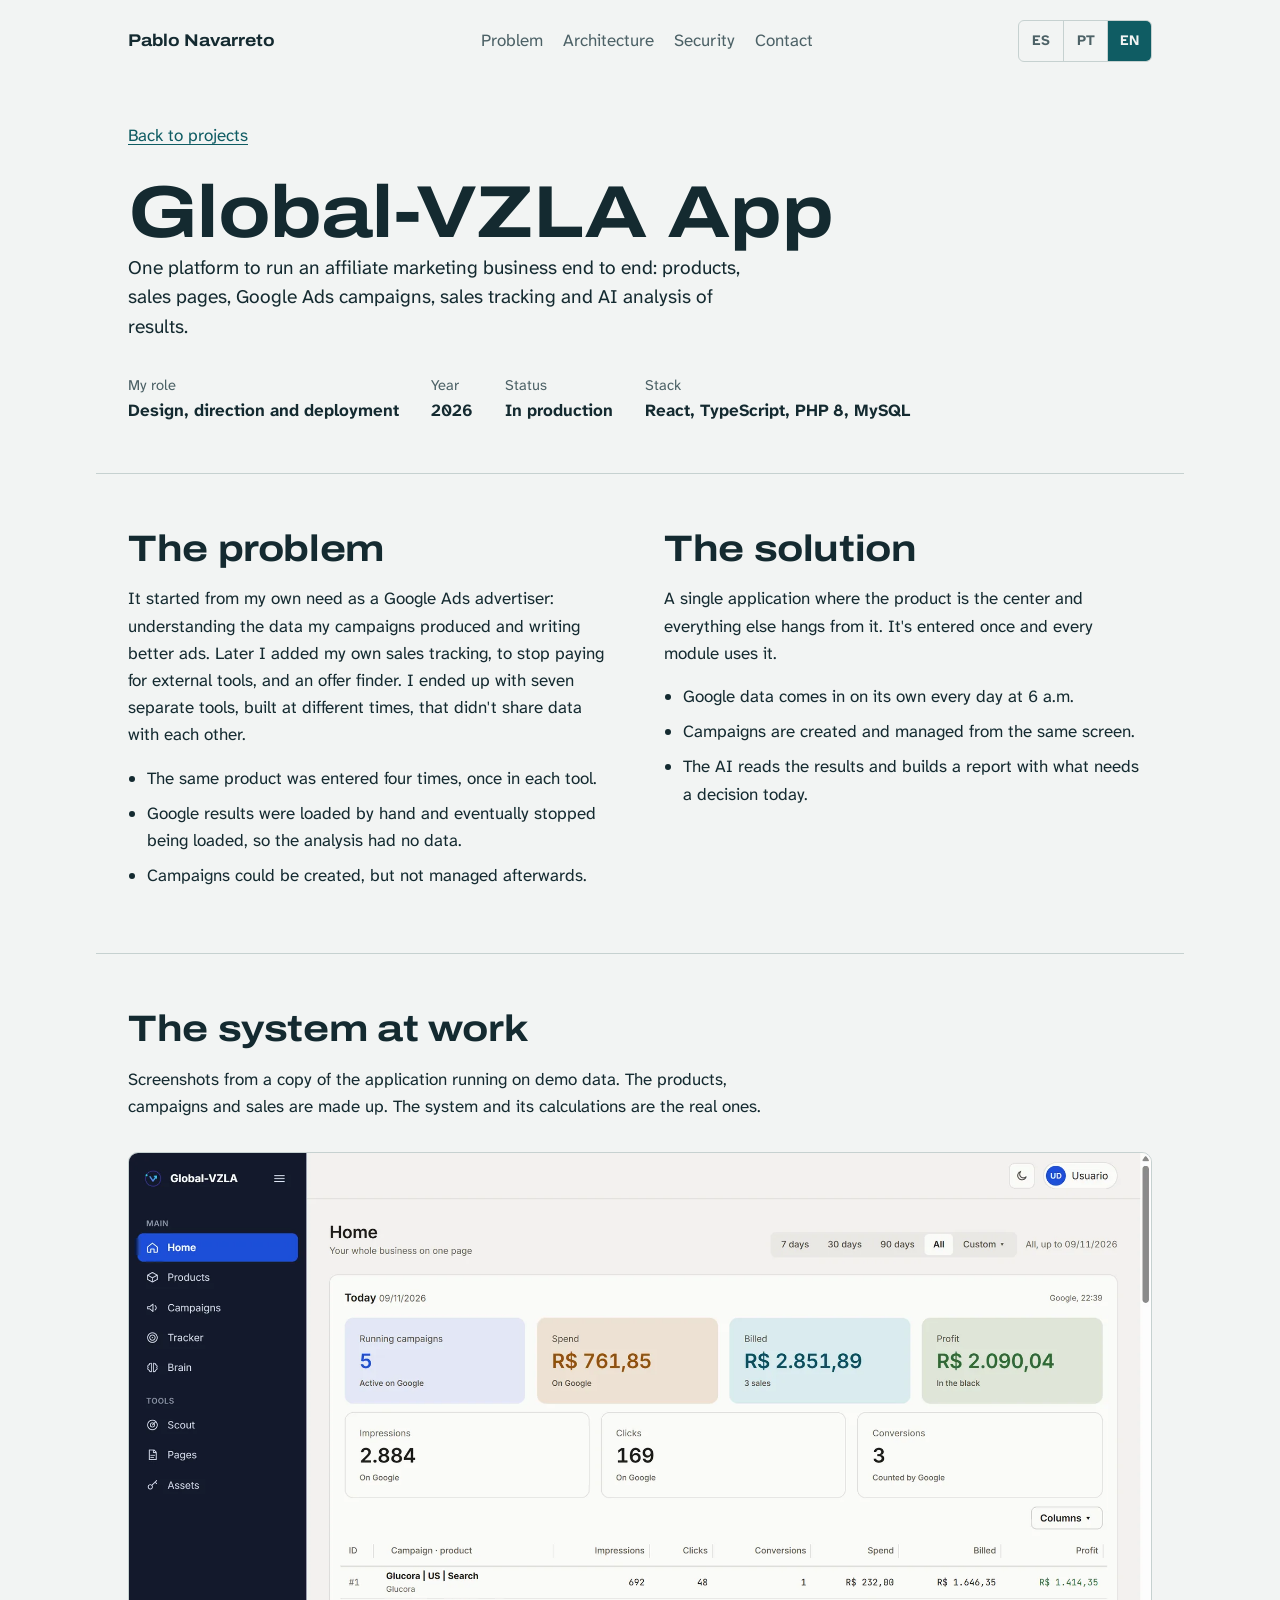
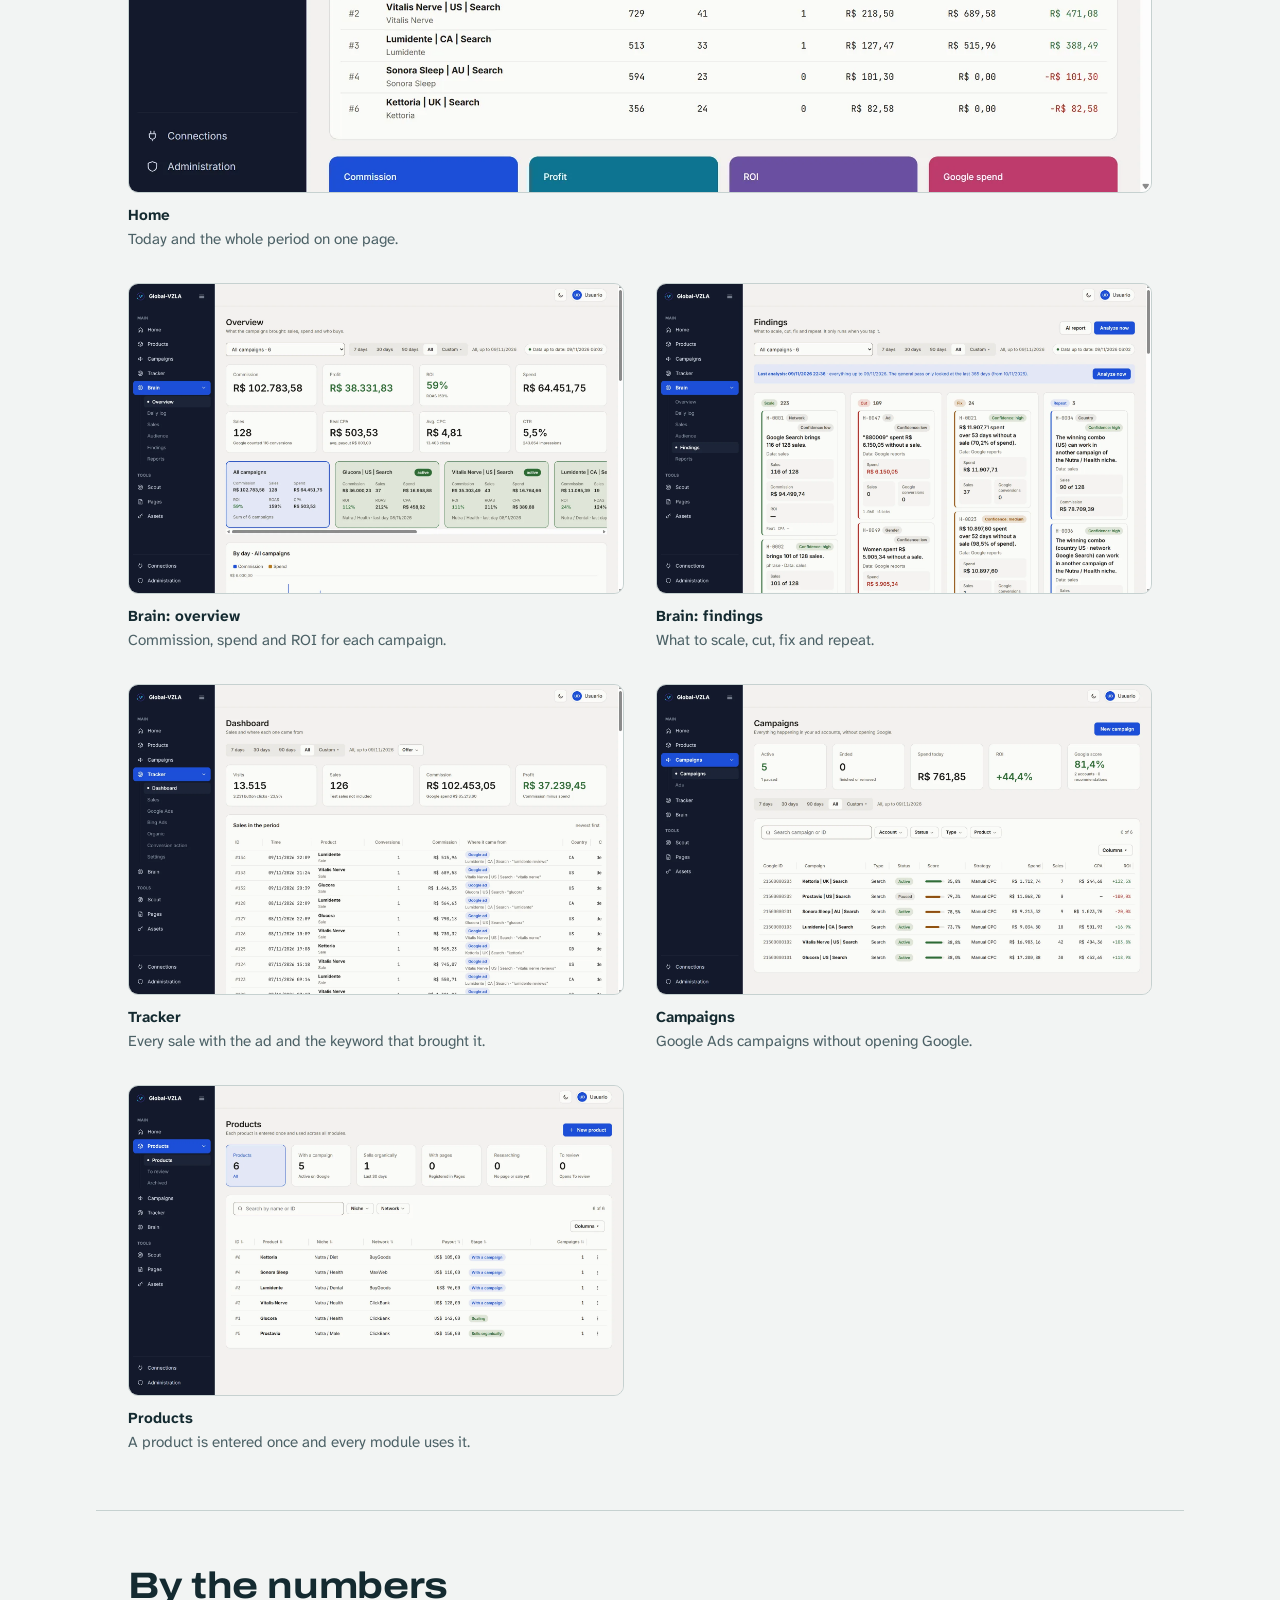
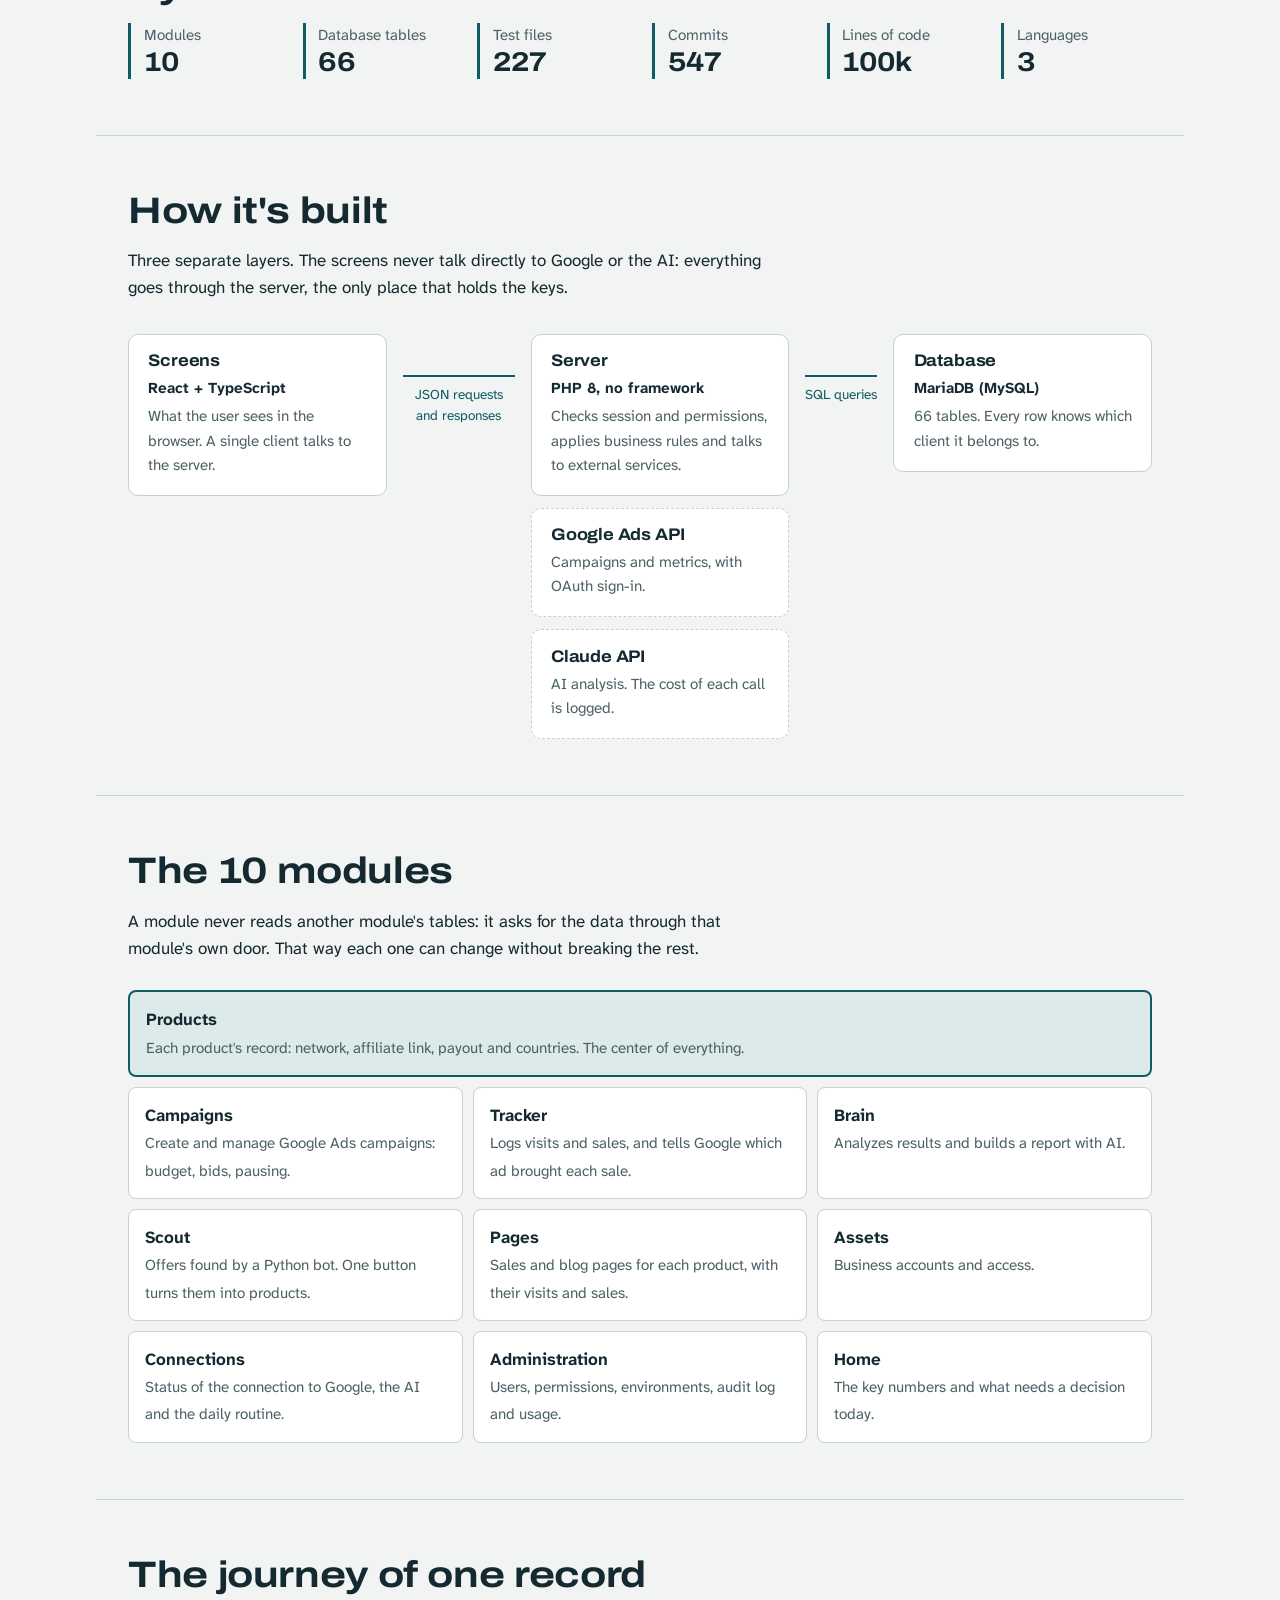
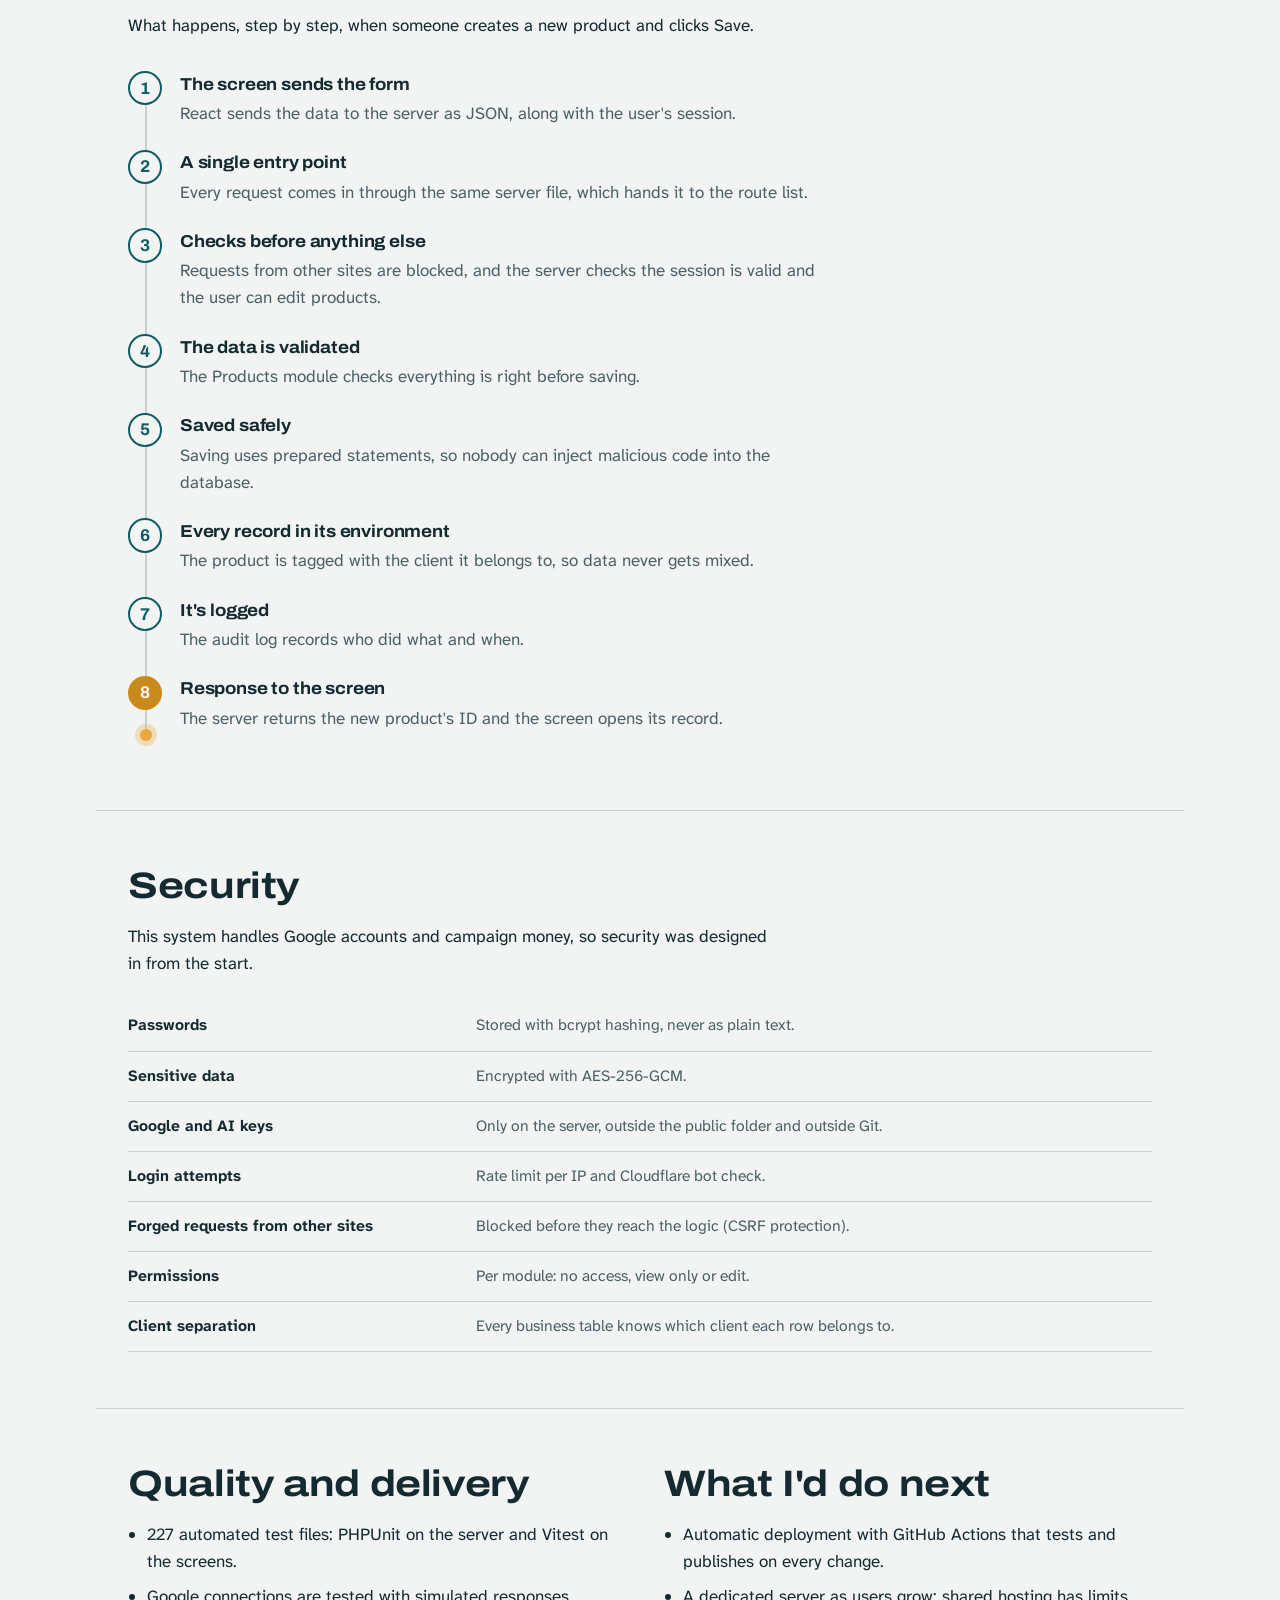
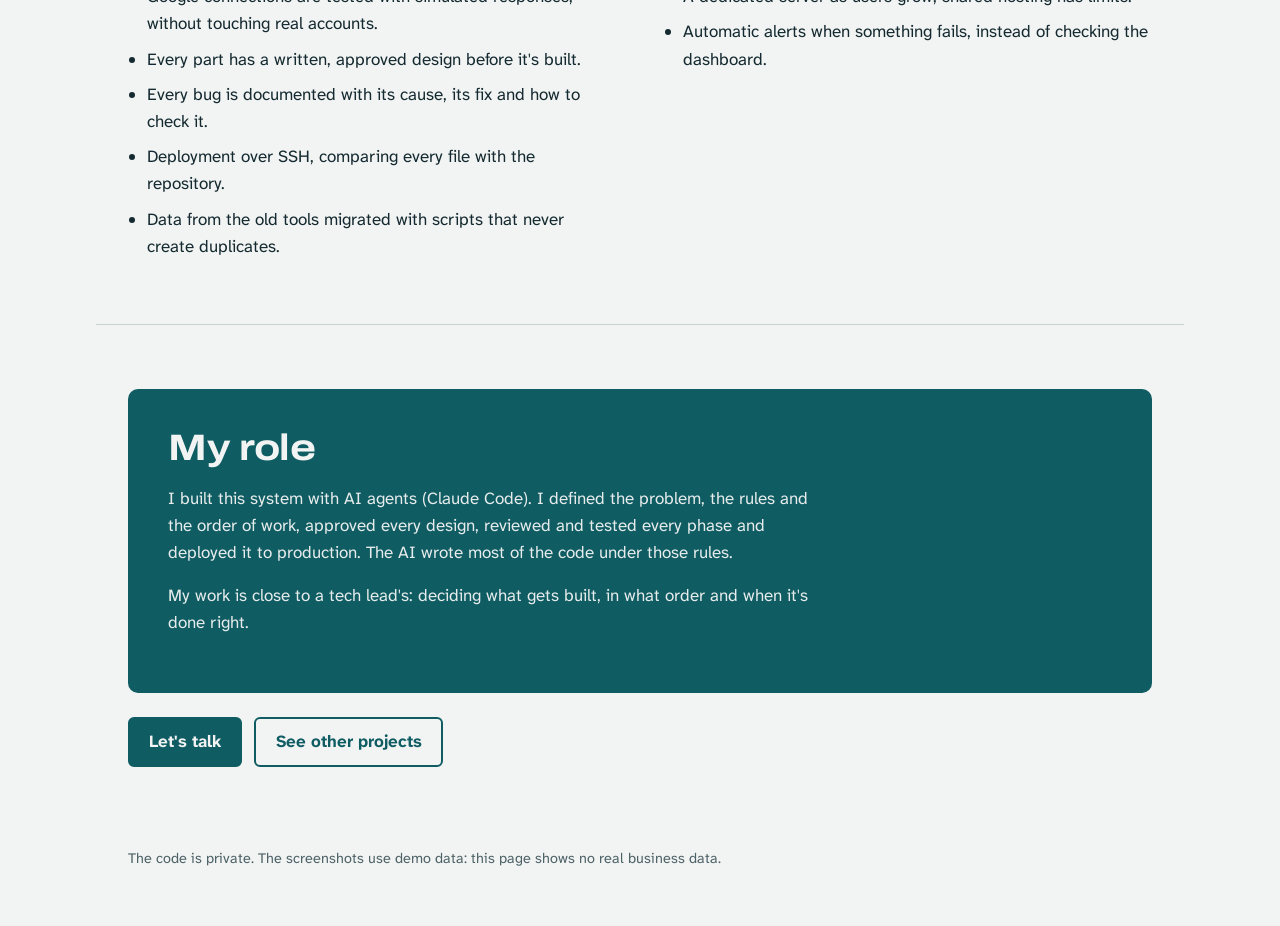
<file: en/projects/global-vzla-app.html>
<!doctype html>
<html lang="en">
<head>
  <meta charset="utf-8">
  <meta name="viewport" content="width=device-width, initial-scale=1">
  <title>Global-VZLA App</title>
  <meta name="description" content="Case study: modular platform for an affiliate business, built with React, PHP 8, MySQL, Google Ads and AI. By Pablo Navarreto.">
  <link rel="canonical" href="https://pablo-navarreto.github.io/en/projects/global-vzla-app.html">
  <link rel="alternate" hreflang="es" href="https://pablo-navarreto.github.io/proyectos/global-vzla-app.html">
  <link rel="alternate" hreflang="pt" href="https://pablo-navarreto.github.io/pt/projetos/global-vzla-app.html">
  <link rel="alternate" hreflang="en" href="https://pablo-navarreto.github.io/en/projects/global-vzla-app.html">
  <link rel="alternate" hreflang="x-default" href="https://pablo-navarreto.github.io/proyectos/global-vzla-app.html">
  <meta property="og:type" content="website">
  <meta property="og:title" content="Global-VZLA App">
  <meta property="og:description" content="Case study: modular platform for an affiliate business, built with React, PHP 8, MySQL, Google Ads and AI. By Pablo Navarreto.">
  <meta property="og:url" content="https://pablo-navarreto.github.io/en/projects/global-vzla-app.html">
  <meta property="og:image" content="https://pablo-navarreto.github.io/compartir.png">
  <meta property="og:image:width" content="1200">
  <meta property="og:image:height" content="630">
  <meta property="og:locale" content="en_US">
  <meta name="twitter:card" content="summary_large_image">
  <link rel="preconnect" href="https://fonts.googleapis.com">
  <link rel="preconnect" href="https://fonts.gstatic.com" crossorigin>
  <link href="https://fonts.googleapis.com/css2?family=Archivo:wdth,wght@100..125,500..800&family=Atkinson+Hyperlegible+Next:wght@400;700&display=swap" rel="stylesheet">
  <link rel="stylesheet" href="/estilos.css">
</head>
<body>

<header class="contenedor barra">
  <a class="marca" href="/en/">Pablo Navarreto</a>
  <nav aria-label="Projects">
    <a href="#problema">Problem</a>
    <a href="#arquitectura">Architecture</a>
    <a href="#seguridad">Security</a>
    <a href="/en/#contacto">Contact</a>
  </nav>
  <div class="idiomas" role="group" aria-label="Language"><a href="/proyectos/global-vzla-app.html" hreflang="es" lang="es" data-idioma="es">ES</a><a href="/pt/projetos/global-vzla-app.html" hreflang="pt" lang="pt" data-idioma="pt">PT</a><a href="/en/projects/global-vzla-app.html" hreflang="en" lang="en" data-idioma="en" aria-current="true">EN</a></div>
</header>

<main>
  <section class="contenedor caso-portada">
    <a class="volver" href="/en/#proyectos">Back to projects</a>
    <h1>Global-VZLA App</h1>
    <p class="intro">One platform to run an affiliate marketing business end to end: products, sales pages, Google Ads campaigns, sales tracking and AI analysis of results.</p>
    <dl class="ficha">
      <div><dt>My role</dt><dd>Design, direction and deployment</dd></div>
      <div><dt>Year</dt><dd>2026</dd></div>
      <div><dt>Status</dt><dd>In production</dd></div>
      <div><dt>Stack</dt><dd>React, TypeScript, PHP 8, MySQL</dd></div>
    </dl>
  </section>

  <section class="contenedor seccion" id="problema" aria-labelledby="t-problema">
    <div class="dos-col">
      <div>
        <h2 id="t-problema">The problem</h2>
        <p>It started from my own need as a Google Ads advertiser: understanding the data my campaigns produced and writing better ads. Later I added my own sales tracking, to stop paying for external tools, and an offer finder. I ended up with seven separate tools, built at different times, that didn't share data with each other.</p>
        <ul>
          <li>The same product was entered four times, once in each tool.</li>
          <li>Google results were loaded by hand and eventually stopped being loaded, so the analysis had no data.</li>
          <li>Campaigns could be created, but not managed afterwards.</li>
        </ul>
      </div>
      <div>
        <h2>The solution</h2>
        <p>A single application where the product is the center and everything else hangs from it. It's entered once and every module uses it.</p>
        <ul>
          <li>Google data comes in on its own every day at 6 a.m.</li>
          <li>Campaigns are created and managed from the same screen.</li>
          <li>The AI reads the results and builds a report with what needs a decision today.</li>
        </ul>
      </div>
    </div>
  </section>

  <section class="contenedor seccion" id="pantallas" aria-labelledby="t-pantallas">
    <h2 id="t-pantallas">The system at work</h2>
    <p>Screenshots from a copy of the application running on demo data. The products, campaigns and sales are made up. The system and its calculations are the real ones.</p>
    <div class="capturas">
      <figure><a href="/capturas/en/inicio.webp" aria-label="Open the full-size image: Home"><img src="/capturas/en/inicio.webp" alt="Home. Today and the whole period on one page." width="1920" height="1200" loading="lazy"></a><figcaption><strong>Home</strong> Today and the whole period on one page.</figcaption></figure>
      <figure><a href="/capturas/en/cerebro-resumen.webp" aria-label="Open the full-size image: Brain: overview"><img src="/capturas/en/cerebro-resumen.webp" alt="Brain: overview. Commission, spend and ROI for each campaign." width="1920" height="1200" loading="lazy"></a><figcaption><strong>Brain: overview</strong> Commission, spend and ROI for each campaign.</figcaption></figure>
      <figure><a href="/capturas/en/cerebro-hallazgos.webp" aria-label="Open the full-size image: Brain: findings"><img src="/capturas/en/cerebro-hallazgos.webp" alt="Brain: findings. What to scale, cut, fix and repeat." width="1920" height="1200" loading="lazy"></a><figcaption><strong>Brain: findings</strong> What to scale, cut, fix and repeat.</figcaption></figure>
      <figure><a href="/capturas/en/tracker.webp" aria-label="Open the full-size image: Tracker"><img src="/capturas/en/tracker.webp" alt="Tracker. Every sale with the ad and the keyword that brought it." width="1920" height="1200" loading="lazy"></a><figcaption><strong>Tracker</strong> Every sale with the ad and the keyword that brought it.</figcaption></figure>
      <figure><a href="/capturas/en/campanas.webp" aria-label="Open the full-size image: Campaigns"><img src="/capturas/en/campanas.webp" alt="Campaigns. Google Ads campaigns without opening Google." width="1920" height="1200" loading="lazy"></a><figcaption><strong>Campaigns</strong> Google Ads campaigns without opening Google.</figcaption></figure>
      <figure><a href="/capturas/en/productos.webp" aria-label="Open the full-size image: Products"><img src="/capturas/en/productos.webp" alt="Products. A product is entered once and every module uses it." width="1920" height="1200" loading="lazy"></a><figcaption><strong>Products</strong> A product is entered once and every module uses it.</figcaption></figure>
    </div>
  </section>

  <section class="contenedor seccion" aria-labelledby="t-cifras">
    <h2 id="t-cifras">By the numbers</h2>
    <dl class="cifras cifras-seis">
      <div><dt>Modules</dt><dd>10</dd></div>
      <div><dt>Database tables</dt><dd>66</dd></div>
      <div><dt>Test files</dt><dd>227</dd></div>
      <div><dt>Commits</dt><dd>547</dd></div>
      <div><dt>Lines of code</dt><dd>100k</dd></div>
      <div><dt>Languages</dt><dd>3</dd></div>
    </dl>
  </section>

  <section class="contenedor seccion" id="arquitectura" aria-labelledby="t-arq">
    <h2 id="t-arq">How it's built</h2>
    <p>Three separate layers. The screens never talk directly to Google or the AI: everything goes through the server, the only place that holds the keys.</p>
    <div class="capas" role="img" aria-label="Diagram: the React browser app talks to the PHP server, which talks to the MariaDB database and to the Google Ads and Claude APIs.">
      <div class="capa"><h3>Screens</h3><p class="tec">React + TypeScript</p><p>What the user sees in the browser. A single client talks to the server.</p></div>
      <div class="enlace"><span>JSON requests and responses</span></div>
      <div>
        <div class="capa"><h3>Server</h3><p class="tec">PHP 8, no framework</p><p>Checks session and permissions, applies business rules and talks to external services.</p></div>
        <div class="externos">
          <div class="capa"><h3>Google Ads API</h3><p>Campaigns and metrics, with OAuth sign-in.</p></div>
          <div class="capa"><h3>Claude API</h3><p>AI analysis. The cost of each call is logged.</p></div>
        </div>
      </div>
      <div class="enlace"><span>SQL queries</span></div>
      <div class="capa"><h3>Database</h3><p class="tec">MariaDB (MySQL)</p><p>66 tables. Every row knows which client it belongs to.</p></div>
    </div>
  </section>

  <section class="contenedor seccion" aria-labelledby="t-modulos">
    <h2 id="t-modulos">The 10 modules</h2>
    <p>A module never reads another module's tables: it asks for the data through that module's own door. That way each one can change without breaking the rest.</p>
    <div class="modulos">
      <div class="modulo centro"><strong>Products</strong><span>Each product's record: network, affiliate link, payout and countries. The center of everything.</span></div>
      <div class="modulo"><strong>Campaigns</strong><span>Create and manage Google Ads campaigns: budget, bids, pausing.</span></div>
      <div class="modulo"><strong>Tracker</strong><span>Logs visits and sales, and tells Google which ad brought each sale.</span></div>
      <div class="modulo"><strong>Brain</strong><span>Analyzes results and builds a report with AI.</span></div>
      <div class="modulo"><strong>Scout</strong><span>Offers found by a Python bot. One button turns them into products.</span></div>
      <div class="modulo"><strong>Pages</strong><span>Sales and blog pages for each product, with their visits and sales.</span></div>
      <div class="modulo"><strong>Assets</strong><span>Business accounts and access.</span></div>
      <div class="modulo"><strong>Connections</strong><span>Status of the connection to Google, the AI and the daily routine.</span></div>
      <div class="modulo"><strong>Administration</strong><span>Users, permissions, environments, audit log and usage.</span></div>
      <div class="modulo"><strong>Home</strong><span>The key numbers and what needs a decision today.</span></div>
    </div>
  </section>

  <section class="contenedor seccion" aria-labelledby="t-viaje">
    <h2 id="t-viaje">The journey of one record</h2>
    <p>What happens, step by step, when someone creates a new product and clicks Save.</p>
    <div class="viaje" id="viaje">
      <span class="pulso" aria-hidden="true"></span>
      <ol>
        <li><span class="num">1</span><div><h3>The screen sends the form</h3><p>React sends the data to the server as JSON, along with the user's session.</p></div></li>
        <li><span class="num">2</span><div><h3>A single entry point</h3><p>Every request comes in through the same server file, which hands it to the route list.</p></div></li>
        <li><span class="num">3</span><div><h3>Checks before anything else</h3><p>Requests from other sites are blocked, and the server checks the session is valid and the user can edit products.</p></div></li>
        <li><span class="num">4</span><div><h3>The data is validated</h3><p>The Products module checks everything is right before saving.</p></div></li>
        <li><span class="num">5</span><div><h3>Saved safely</h3><p>Saving uses prepared statements, so nobody can inject malicious code into the database.</p></div></li>
        <li><span class="num">6</span><div><h3>Every record in its environment</h3><p>The product is tagged with the client it belongs to, so data never gets mixed.</p></div></li>
        <li><span class="num">7</span><div><h3>It's logged</h3><p>The audit log records who did what and when.</p></div></li>
        <li><span class="num">8</span><div><h3>Response to the screen</h3><p>The server returns the new product's ID and the screen opens its record.</p></div></li>
      </ol>
    </div>
  </section>

  <section class="contenedor seccion" id="seguridad" aria-labelledby="t-seg">
    <h2 id="t-seg">Security</h2>
    <p>This system handles Google accounts and campaign money, so security was designed in from the start.</p>
    <table class="tabla">
      <tbody>
        <tr><th scope="row">Passwords</th><td>Stored with bcrypt hashing, never as plain text.</td></tr>
        <tr><th scope="row">Sensitive data</th><td>Encrypted with AES-256-GCM.</td></tr>
        <tr><th scope="row">Google and AI keys</th><td>Only on the server, outside the public folder and outside Git.</td></tr>
        <tr><th scope="row">Login attempts</th><td>Rate limit per IP and Cloudflare bot check.</td></tr>
        <tr><th scope="row">Forged requests from other sites</th><td>Blocked before they reach the logic (CSRF protection).</td></tr>
        <tr><th scope="row">Permissions</th><td>Per module: no access, view only or edit.</td></tr>
        <tr><th scope="row">Client separation</th><td>Every business table knows which client each row belongs to.</td></tr>
      </tbody>
    </table>
  </section>

  <section class="contenedor seccion" aria-labelledby="t-calidad">
    <div class="dos-col">
      <div>
        <h2 id="t-calidad">Quality and delivery</h2>
        <ul>
          <li>227 automated test files: PHPUnit on the server and Vitest on the screens.</li>
          <li>Google connections are tested with simulated responses, without touching real accounts.</li>
          <li>Every part has a written, approved design before it's built.</li>
          <li>Every bug is documented with its cause, its fix and how to check it.</li>
          <li>Deployment over SSH, comparing every file with the repository.</li>
          <li>Data from the old tools migrated with scripts that never create duplicates.</li>
        </ul>
      </div>
      <div>
        <h2>What I'd do next</h2>
        <ul>
          <li>Automatic deployment with GitHub Actions that tests and publishes on every change.</li>
          <li>A dedicated server as users grow; shared hosting has limits.</li>
          <li>Automatic alerts when something fails, instead of checking the dashboard.</li>
        </ul>
      </div>
    </div>
  </section>

  <section class="contenedor seccion" aria-labelledby="t-papel">
    <div class="papel">
      <h2 id="t-papel">My role</h2>
      <p>I built this system with AI agents (Claude Code). I defined the problem, the rules and the order of work, approved every design, reviewed and tested every phase and deployed it to production. The AI wrote most of the code under those rules.</p>
      <p>My work is close to a tech lead's: deciding what gets built, in what order and when it's done right.</p>
    </div>
    <div class="siguiente">
      <a class="boton principal" href="/en/#contacto">Let's talk</a>
      <a class="boton" href="/en/#proyectos">See other projects</a>
    </div>
  </section>
</main>

<footer class="contenedor pie">
  <p>The code is private. The screenshots use demo data: this page shows no real business data.</p>
</footer>
<script>
  document.querySelectorAll('.idiomas a').forEach(function (a) {
    a.addEventListener('click', function () { try { localStorage.setItem('idioma', a.dataset.idioma); } catch (e) {} });
  });
</script>
<script>
  (function () {
    var viaje = document.getElementById('viaje');
    if (!viaje || !('IntersectionObserver' in window)) return;
    var obs = new IntersectionObserver(function (entradas) {
      entradas.forEach(function (e) {
        if (e.isIntersecting) { viaje.classList.add('activo'); obs.disconnect(); }
      });
    }, { threshold: 0.35 });
    obs.observe(viaje);
  })();
</script>
</body>
</html>
</file>
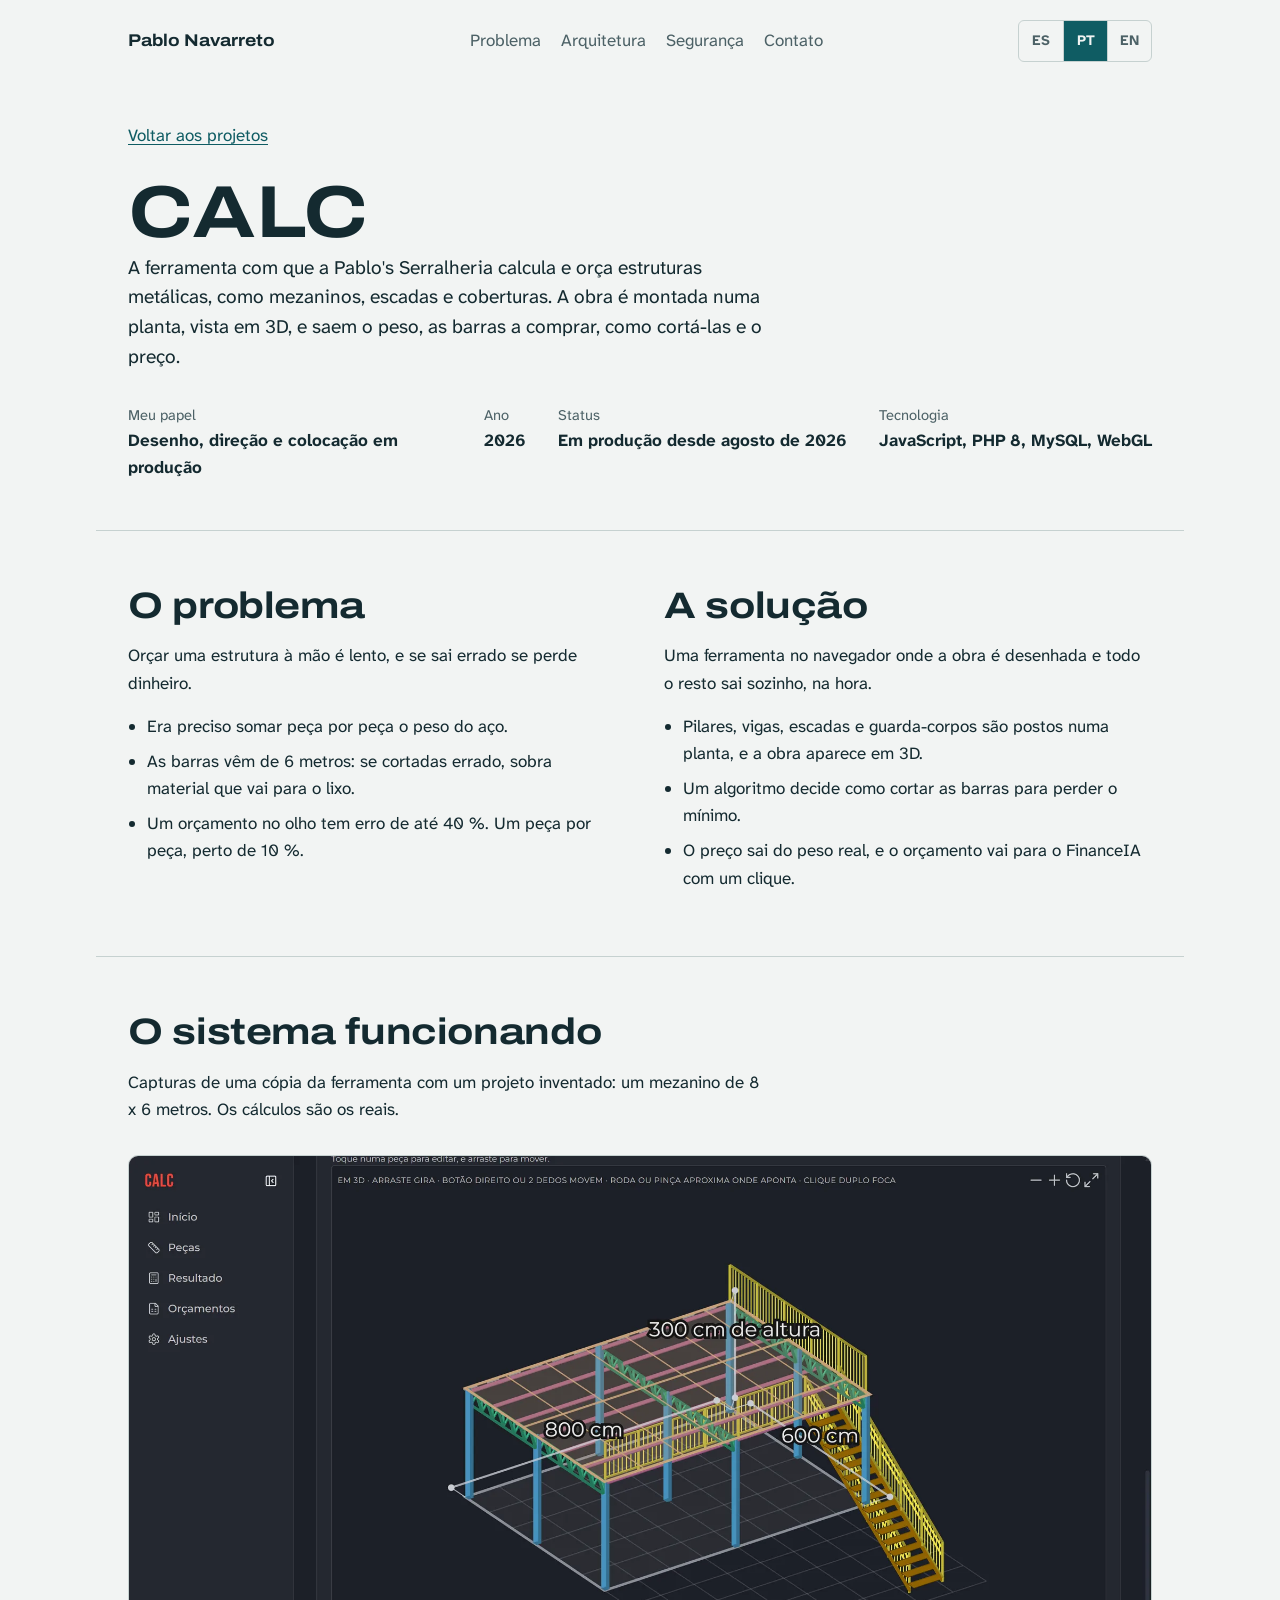
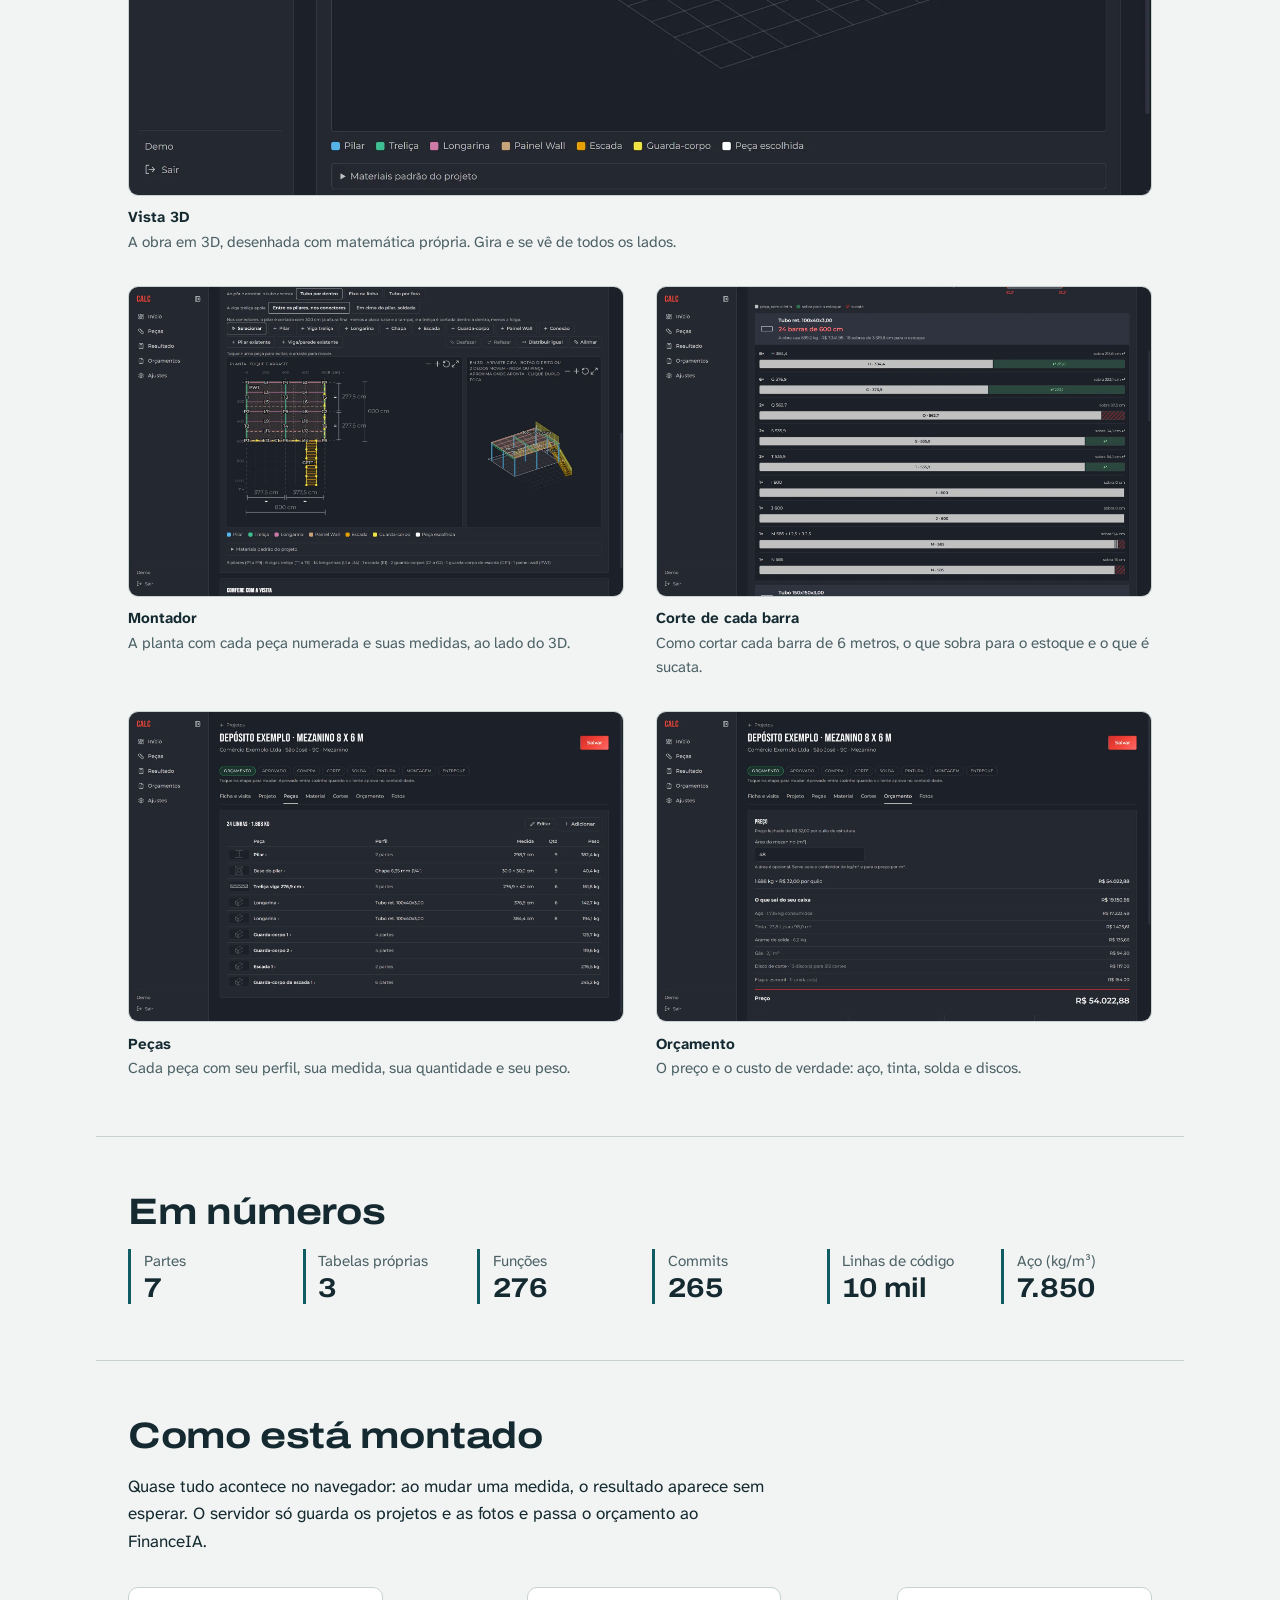
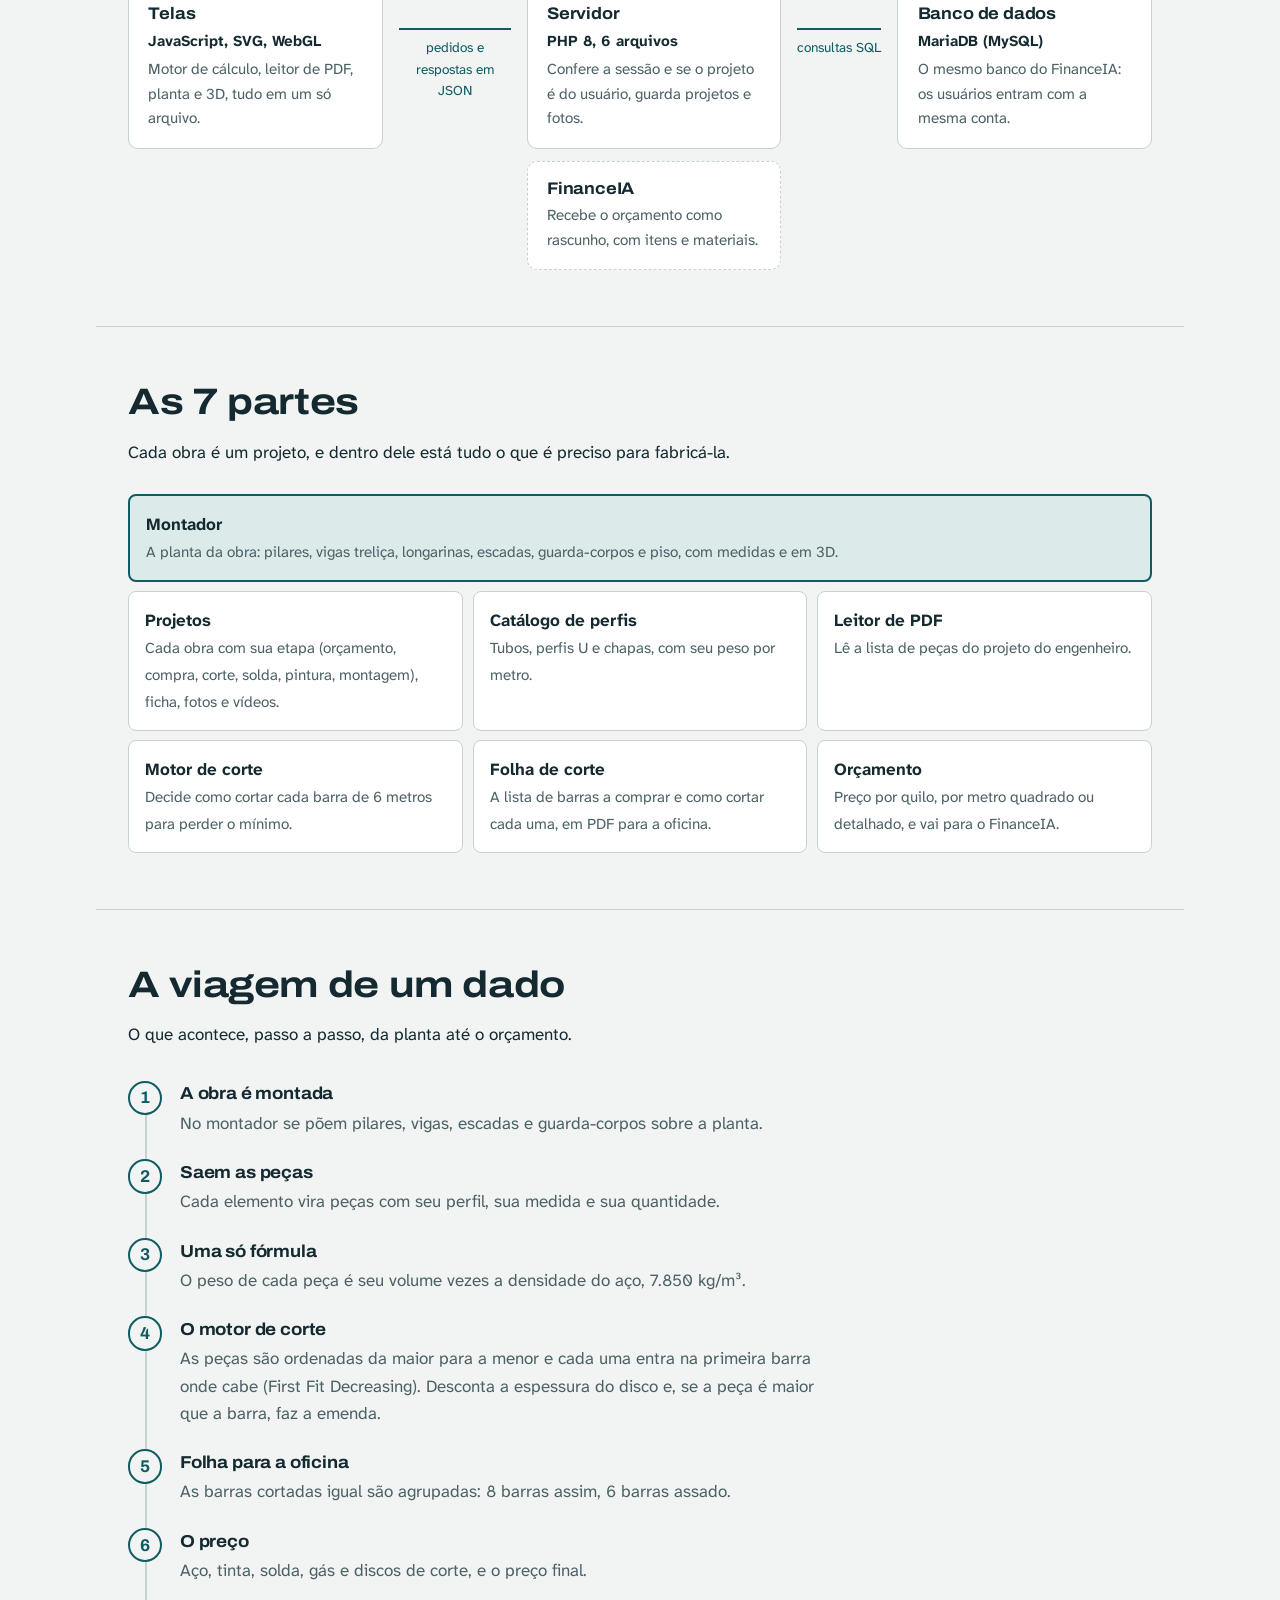
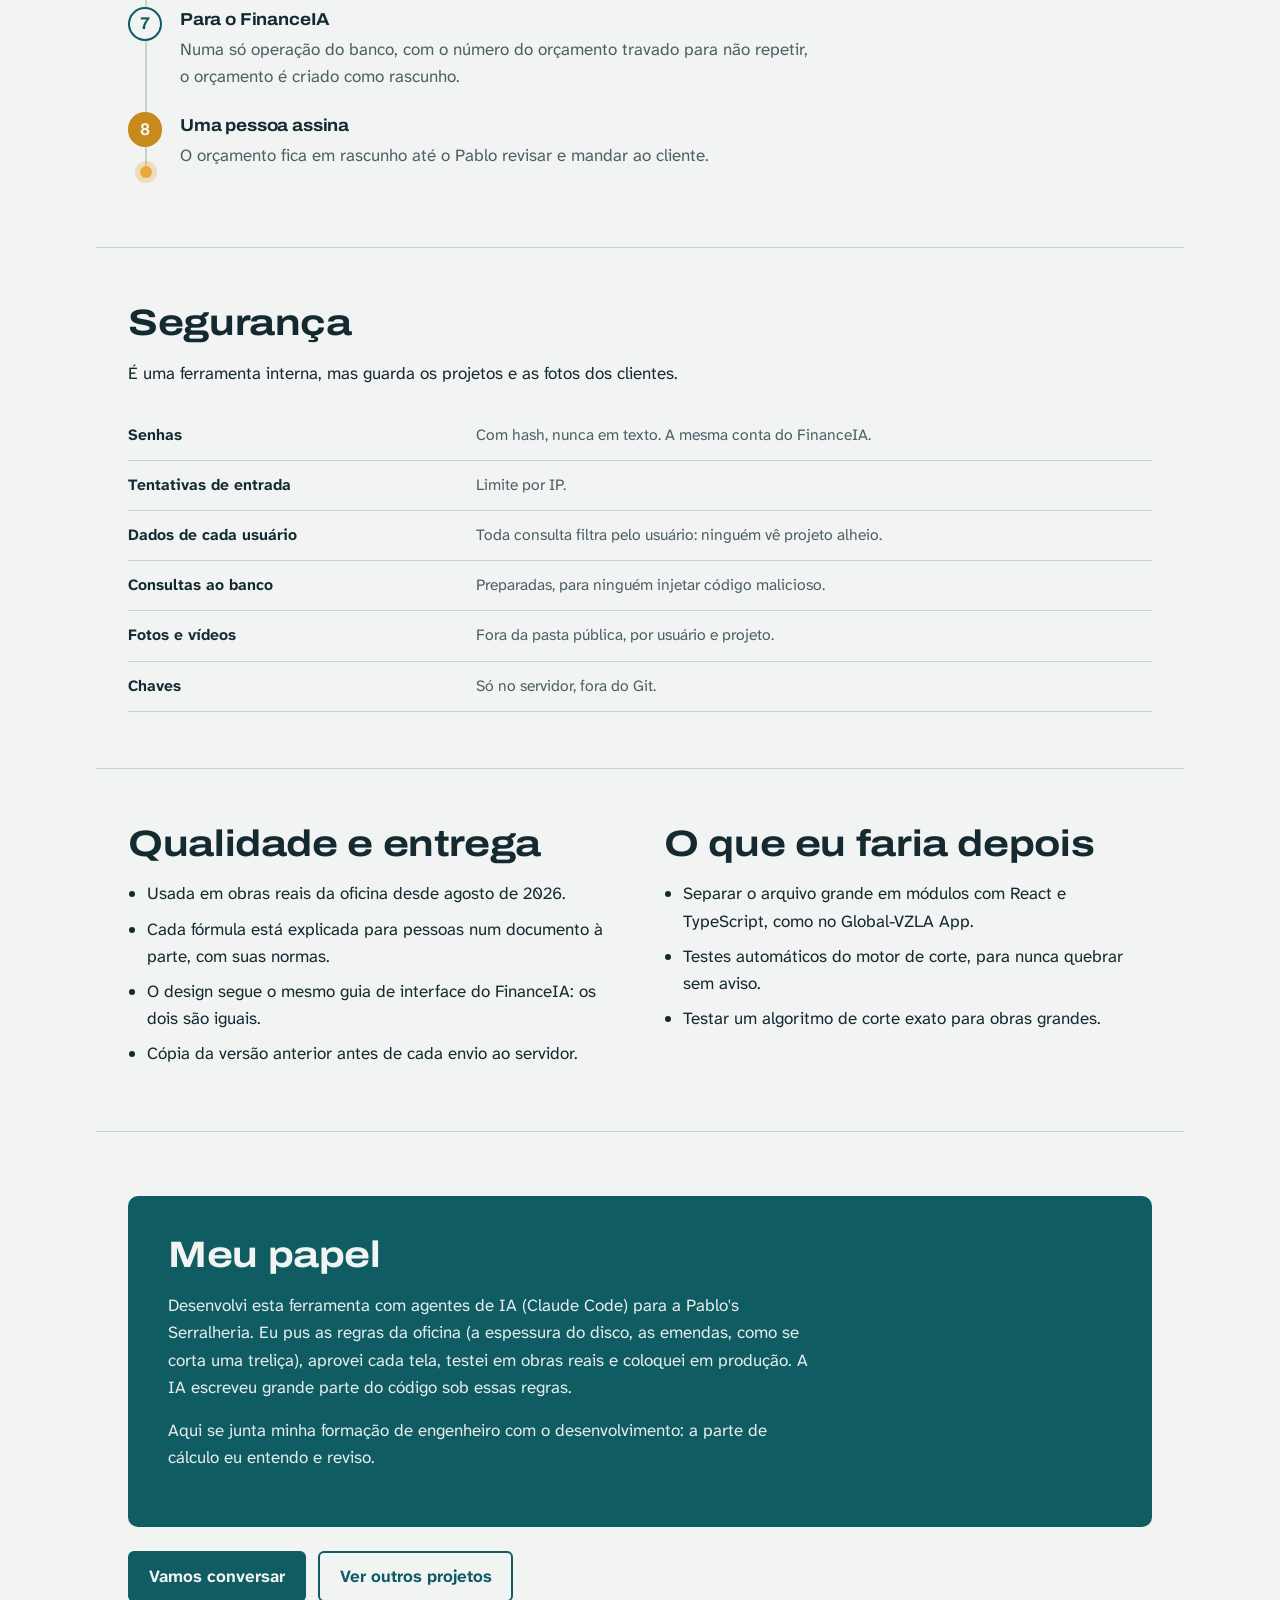
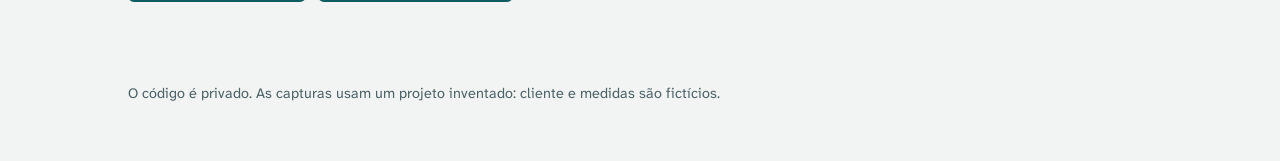
<file: pt/projetos/calc.html>
<!doctype html>
<html lang="pt-BR">
<head>
  <meta charset="utf-8">
  <meta name="viewport" content="width=device-width, initial-scale=1">
  <title>CALC</title>
  <meta name="description" content="Estudo de caso: ferramenta para calcular e orçar estruturas metálicas, com planta, vista 3D e otimização do corte das barras. Por Pablo Navarreto.">
  <link rel="canonical" href="https://pablo-navarreto.github.io/pt/projetos/calc.html">
  <link rel="alternate" hreflang="es" href="https://pablo-navarreto.github.io/proyectos/calc.html">
  <link rel="alternate" hreflang="pt" href="https://pablo-navarreto.github.io/pt/projetos/calc.html">
  <link rel="alternate" hreflang="en" href="https://pablo-navarreto.github.io/en/projects/calc.html">
  <link rel="alternate" hreflang="x-default" href="https://pablo-navarreto.github.io/proyectos/calc.html">
  <meta property="og:type" content="website">
  <meta property="og:title" content="CALC">
  <meta property="og:description" content="Estudo de caso: ferramenta para calcular e orçar estruturas metálicas, com planta, vista 3D e otimização do corte das barras. Por Pablo Navarreto.">
  <meta property="og:url" content="https://pablo-navarreto.github.io/pt/projetos/calc.html">
  <meta property="og:image" content="https://pablo-navarreto.github.io/compartir.png">
  <meta property="og:image:width" content="1200">
  <meta property="og:image:height" content="630">
  <meta property="og:locale" content="pt_BR">
  <meta name="twitter:card" content="summary_large_image">
  <link rel="preconnect" href="https://fonts.googleapis.com">
  <link rel="preconnect" href="https://fonts.gstatic.com" crossorigin>
  <link href="https://fonts.googleapis.com/css2?family=Archivo:wdth,wght@100..125,500..800&family=Atkinson+Hyperlegible+Next:wght@400;700&display=swap" rel="stylesheet">
  <link rel="stylesheet" href="/estilos.css">
</head>
<body>

<header class="contenedor barra">
  <a class="marca" href="/pt/">Pablo Navarreto</a>
  <nav aria-label="Projetos">
    <a href="#problema">Problema</a>
    <a href="#arquitectura">Arquitetura</a>
    <a href="#seguridad">Segurança</a>
    <a href="/pt/#contacto">Contato</a>
  </nav>
  <div class="idiomas" role="group" aria-label="Idioma"><a href="/proyectos/calc.html" hreflang="es" lang="es" data-idioma="es">ES</a><a href="/pt/projetos/calc.html" hreflang="pt" lang="pt" data-idioma="pt" aria-current="true">PT</a><a href="/en/projects/calc.html" hreflang="en" lang="en" data-idioma="en">EN</a></div>
</header>

<main>
  <section class="contenedor caso-portada">
    <a class="volver" href="/pt/#proyectos">Voltar aos projetos</a>
    <h1>CALC</h1>
    <p class="intro">A ferramenta com que a Pablo's Serralheria calcula e orça estruturas metálicas, como mezaninos, escadas e coberturas. A obra é montada numa planta, vista em 3D, e saem o peso, as barras a comprar, como cortá-las e o preço.</p>
    <dl class="ficha">
      <div><dt>Meu papel</dt><dd>Desenho, direção e colocação em produção</dd></div>
      <div><dt>Ano</dt><dd>2026</dd></div>
      <div><dt>Status</dt><dd>Em produção desde agosto de 2026</dd></div>
      <div><dt>Tecnologia</dt><dd>JavaScript, PHP 8, MySQL, WebGL</dd></div>
    </dl>
  </section>

  <section class="contenedor seccion" id="problema" aria-labelledby="t-problema">
    <div class="dos-col">
      <div>
        <h2 id="t-problema">O problema</h2>
        <p>Orçar uma estrutura à mão é lento, e se sai errado se perde dinheiro.</p>
        <ul>
          <li>Era preciso somar peça por peça o peso do aço.</li>
          <li>As barras vêm de 6 metros: se cortadas errado, sobra material que vai para o lixo.</li>
          <li>Um orçamento no olho tem erro de até 40 %. Um peça por peça, perto de 10 %.</li>
        </ul>
      </div>
      <div>
        <h2>A solução</h2>
        <p>Uma ferramenta no navegador onde a obra é desenhada e todo o resto sai sozinho, na hora.</p>
        <ul>
          <li>Pilares, vigas, escadas e guarda-corpos são postos numa planta, e a obra aparece em 3D.</li>
          <li>Um algoritmo decide como cortar as barras para perder o mínimo.</li>
          <li>O preço sai do peso real, e o orçamento vai para o FinanceIA com um clique.</li>
        </ul>
      </div>
    </div>
  </section>

  <section class="contenedor seccion" id="pantallas" aria-labelledby="t-pantallas">
    <h2 id="t-pantallas">O sistema funcionando</h2>
    <p>Capturas de uma cópia da ferramenta com um projeto inventado: um mezanino de 8 x 6 metros. Os cálculos são os reais.</p>
    <div class="capturas">
      <figure><a href="/capturas/calc/vista-3d.webp" aria-label="Abrir a imagem em tamanho grande: Vista 3D"><img src="/capturas/calc/vista-3d.webp" alt="Vista 3D. A obra em 3D, desenhada com matemática própria. Gira e se vê de todos os lados." width="1920" height="1200" loading="lazy"></a><figcaption><strong>Vista 3D</strong> A obra em 3D, desenhada com matemática própria. Gira e se vê de todos os lados.</figcaption></figure>
      <figure><a href="/capturas/calc/montador.webp" aria-label="Abrir a imagem em tamanho grande: Montador"><img src="/capturas/calc/montador.webp" alt="Montador. A planta com cada peça numerada e suas medidas, ao lado do 3D." width="1920" height="1200" loading="lazy"></a><figcaption><strong>Montador</strong> A planta com cada peça numerada e suas medidas, ao lado do 3D.</figcaption></figure>
      <figure><a href="/capturas/calc/cortes.webp" aria-label="Abrir a imagem em tamanho grande: Corte de cada barra"><img src="/capturas/calc/cortes.webp" alt="Corte de cada barra. Como cortar cada barra de 6 metros, o que sobra para o estoque e o que é sucata." width="1920" height="1200" loading="lazy"></a><figcaption><strong>Corte de cada barra</strong> Como cortar cada barra de 6 metros, o que sobra para o estoque e o que é sucata.</figcaption></figure>
      <figure><a href="/capturas/calc/pecas.webp" aria-label="Abrir a imagem em tamanho grande: Peças"><img src="/capturas/calc/pecas.webp" alt="Peças. Cada peça com seu perfil, sua medida, sua quantidade e seu peso." width="1920" height="1200" loading="lazy"></a><figcaption><strong>Peças</strong> Cada peça com seu perfil, sua medida, sua quantidade e seu peso.</figcaption></figure>
      <figure><a href="/capturas/calc/orcamento.webp" aria-label="Abrir a imagem em tamanho grande: Orçamento"><img src="/capturas/calc/orcamento.webp" alt="Orçamento. O preço e o custo de verdade: aço, tinta, solda e discos." width="1920" height="1200" loading="lazy"></a><figcaption><strong>Orçamento</strong> O preço e o custo de verdade: aço, tinta, solda e discos.</figcaption></figure>
    </div>
  </section>

  <section class="contenedor seccion" aria-labelledby="t-cifras">
    <h2 id="t-cifras">Em números</h2>
    <dl class="cifras cifras-seis">
      <div><dt>Partes</dt><dd>7</dd></div>
      <div><dt>Tabelas próprias</dt><dd>3</dd></div>
      <div><dt>Funções</dt><dd>276</dd></div>
      <div><dt>Commits</dt><dd>265</dd></div>
      <div><dt>Linhas de código</dt><dd>10 mil</dd></div>
      <div><dt>Aço (kg/m³)</dt><dd>7.850</dd></div>
    </dl>
  </section>

  <section class="contenedor seccion" id="arquitectura" aria-labelledby="t-arq">
    <h2 id="t-arq">Como está montado</h2>
    <p>Quase tudo acontece no navegador: ao mudar uma medida, o resultado aparece sem esperar. O servidor só guarda os projetos e as fotos e passa o orçamento ao FinanceIA.</p>
    <div class="capas" role="img" aria-label="Diagrama: o navegador faz o cálculo, a planta e o 3D; o servidor PHP grava no MySQL e passa o orçamento ao FinanceIA.">
      <div class="capa"><h3>Telas</h3><p class="tec">JavaScript, SVG, WebGL</p><p>Motor de cálculo, leitor de PDF, planta e 3D, tudo em um só arquivo.</p></div>
      <div class="enlace"><span>pedidos e respostas em JSON</span></div>
      <div>
        <div class="capa"><h3>Servidor</h3><p class="tec">PHP 8, 6 arquivos</p><p>Confere a sessão e se o projeto é do usuário, guarda projetos e fotos.</p></div>
        <div class="externos">
          <div class="capa"><h3>FinanceIA</h3><p>Recebe o orçamento como rascunho, com itens e materiais.</p></div>
        </div>
      </div>
      <div class="enlace"><span>consultas SQL</span></div>
      <div class="capa"><h3>Banco de dados</h3><p class="tec">MariaDB (MySQL)</p><p>O mesmo banco do FinanceIA: os usuários entram com a mesma conta.</p></div>
    </div>
  </section>

  <section class="contenedor seccion" aria-labelledby="t-modulos">
    <h2 id="t-modulos">As 7 partes</h2>
    <p>Cada obra é um projeto, e dentro dele está tudo o que é preciso para fabricá-la.</p>
    <div class="modulos">
      <div class="modulo centro"><strong>Montador</strong><span>A planta da obra: pilares, vigas treliça, longarinas, escadas, guarda-corpos e piso, com medidas e em 3D.</span></div>
      <div class="modulo"><strong>Projetos</strong><span>Cada obra com sua etapa (orçamento, compra, corte, solda, pintura, montagem), ficha, fotos e vídeos.</span></div>
      <div class="modulo"><strong>Catálogo de perfis</strong><span>Tubos, perfis U e chapas, com seu peso por metro.</span></div>
      <div class="modulo"><strong>Leitor de PDF</strong><span>Lê a lista de peças do projeto do engenheiro.</span></div>
      <div class="modulo"><strong>Motor de corte</strong><span>Decide como cortar cada barra de 6 metros para perder o mínimo.</span></div>
      <div class="modulo"><strong>Folha de corte</strong><span>A lista de barras a comprar e como cortar cada uma, em PDF para a oficina.</span></div>
      <div class="modulo"><strong>Orçamento</strong><span>Preço por quilo, por metro quadrado ou detalhado, e vai para o FinanceIA.</span></div>
    </div>
  </section>

  <section class="contenedor seccion" aria-labelledby="t-viaje">
    <h2 id="t-viaje">A viagem de um dado</h2>
    <p>O que acontece, passo a passo, da planta até o orçamento.</p>
    <div class="viaje" id="viaje">
      <span class="pulso" aria-hidden="true"></span>
      <ol>
        <li><span class="num">1</span><div><h3>A obra é montada</h3><p>No montador se põem pilares, vigas, escadas e guarda-corpos sobre a planta.</p></div></li>
        <li><span class="num">2</span><div><h3>Saem as peças</h3><p>Cada elemento vira peças com seu perfil, sua medida e sua quantidade.</p></div></li>
        <li><span class="num">3</span><div><h3>Uma só fórmula</h3><p>O peso de cada peça é seu volume vezes a densidade do aço, 7.850 kg/m³.</p></div></li>
        <li><span class="num">4</span><div><h3>O motor de corte</h3><p>As peças são ordenadas da maior para a menor e cada uma entra na primeira barra onde cabe (First Fit Decreasing). Desconta a espessura do disco e, se a peça é maior que a barra, faz a emenda.</p></div></li>
        <li><span class="num">5</span><div><h3>Folha para a oficina</h3><p>As barras cortadas igual são agrupadas: 8 barras assim, 6 barras assado.</p></div></li>
        <li><span class="num">6</span><div><h3>O preço</h3><p>Aço, tinta, solda, gás e discos de corte, e o preço final.</p></div></li>
        <li><span class="num">7</span><div><h3>Para o FinanceIA</h3><p>Numa só operação do banco, com o número do orçamento travado para não repetir, o orçamento é criado como rascunho.</p></div></li>
        <li><span class="num">8</span><div><h3>Uma pessoa assina</h3><p>O orçamento fica em rascunho até o Pablo revisar e mandar ao cliente.</p></div></li>
      </ol>
    </div>
  </section>

  <section class="contenedor seccion" id="seguridad" aria-labelledby="t-seg">
    <h2 id="t-seg">Segurança</h2>
    <p>É uma ferramenta interna, mas guarda os projetos e as fotos dos clientes.</p>
    <table class="tabla">
      <tbody>
        <tr><th scope="row">Senhas</th><td>Com hash, nunca em texto. A mesma conta do FinanceIA.</td></tr>
        <tr><th scope="row">Tentativas de entrada</th><td>Limite por IP.</td></tr>
        <tr><th scope="row">Dados de cada usuário</th><td>Toda consulta filtra pelo usuário: ninguém vê projeto alheio.</td></tr>
        <tr><th scope="row">Consultas ao banco</th><td>Preparadas, para ninguém injetar código malicioso.</td></tr>
        <tr><th scope="row">Fotos e vídeos</th><td>Fora da pasta pública, por usuário e projeto.</td></tr>
        <tr><th scope="row">Chaves</th><td>Só no servidor, fora do Git.</td></tr>
      </tbody>
    </table>
  </section>

  <section class="contenedor seccion" aria-labelledby="t-calidad">
    <div class="dos-col">
      <div>
        <h2 id="t-calidad">Qualidade e entrega</h2>
        <ul>
          <li>Usada em obras reais da oficina desde agosto de 2026.</li>
          <li>Cada fórmula está explicada para pessoas num documento à parte, com suas normas.</li>
          <li>O design segue o mesmo guia de interface do FinanceIA: os dois são iguais.</li>
          <li>Cópia da versão anterior antes de cada envio ao servidor.</li>
        </ul>
      </div>
      <div>
        <h2>O que eu faria depois</h2>
        <ul>
          <li>Separar o arquivo grande em módulos com React e TypeScript, como no Global-VZLA App.</li>
          <li>Testes automáticos do motor de corte, para nunca quebrar sem aviso.</li>
          <li>Testar um algoritmo de corte exato para obras grandes.</li>
        </ul>
      </div>
    </div>
  </section>

  <section class="contenedor seccion" aria-labelledby="t-papel">
    <div class="papel">
      <h2 id="t-papel">Meu papel</h2>
      <p>Desenvolvi esta ferramenta com agentes de IA (Claude Code) para a Pablo's Serralheria. Eu pus as regras da oficina (a espessura do disco, as emendas, como se corta uma treliça), aprovei cada tela, testei em obras reais e coloquei em produção. A IA escreveu grande parte do código sob essas regras.</p>
      <p>Aqui se junta minha formação de engenheiro com o desenvolvimento: a parte de cálculo eu entendo e reviso.</p>
    </div>
    <div class="siguiente">
      <a class="boton principal" href="/pt/#contacto">Vamos conversar</a>
      <a class="boton" href="/pt/#proyectos">Ver outros projetos</a>
    </div>
  </section>
</main>

<footer class="contenedor pie">
  <p>O código é privado. As capturas usam um projeto inventado: cliente e medidas são fictícios.</p>
</footer>
<script>
  document.querySelectorAll('.idiomas a').forEach(function (a) {
    a.addEventListener('click', function () { try { localStorage.setItem('idioma', a.dataset.idioma); } catch (e) {} });
  });
</script>
<script>
  (function () {
    var viaje = document.getElementById('viaje');
    if (!viaje || !('IntersectionObserver' in window)) return;
    var obs = new IntersectionObserver(function (entradas) {
      entradas.forEach(function (e) {
        if (e.isIntersecting) { viaje.classList.add('activo'); obs.disconnect(); }
      });
    }, { threshold: 0.35 });
    obs.observe(viaje);
  })();
</script>
</body>
</html>
</file>
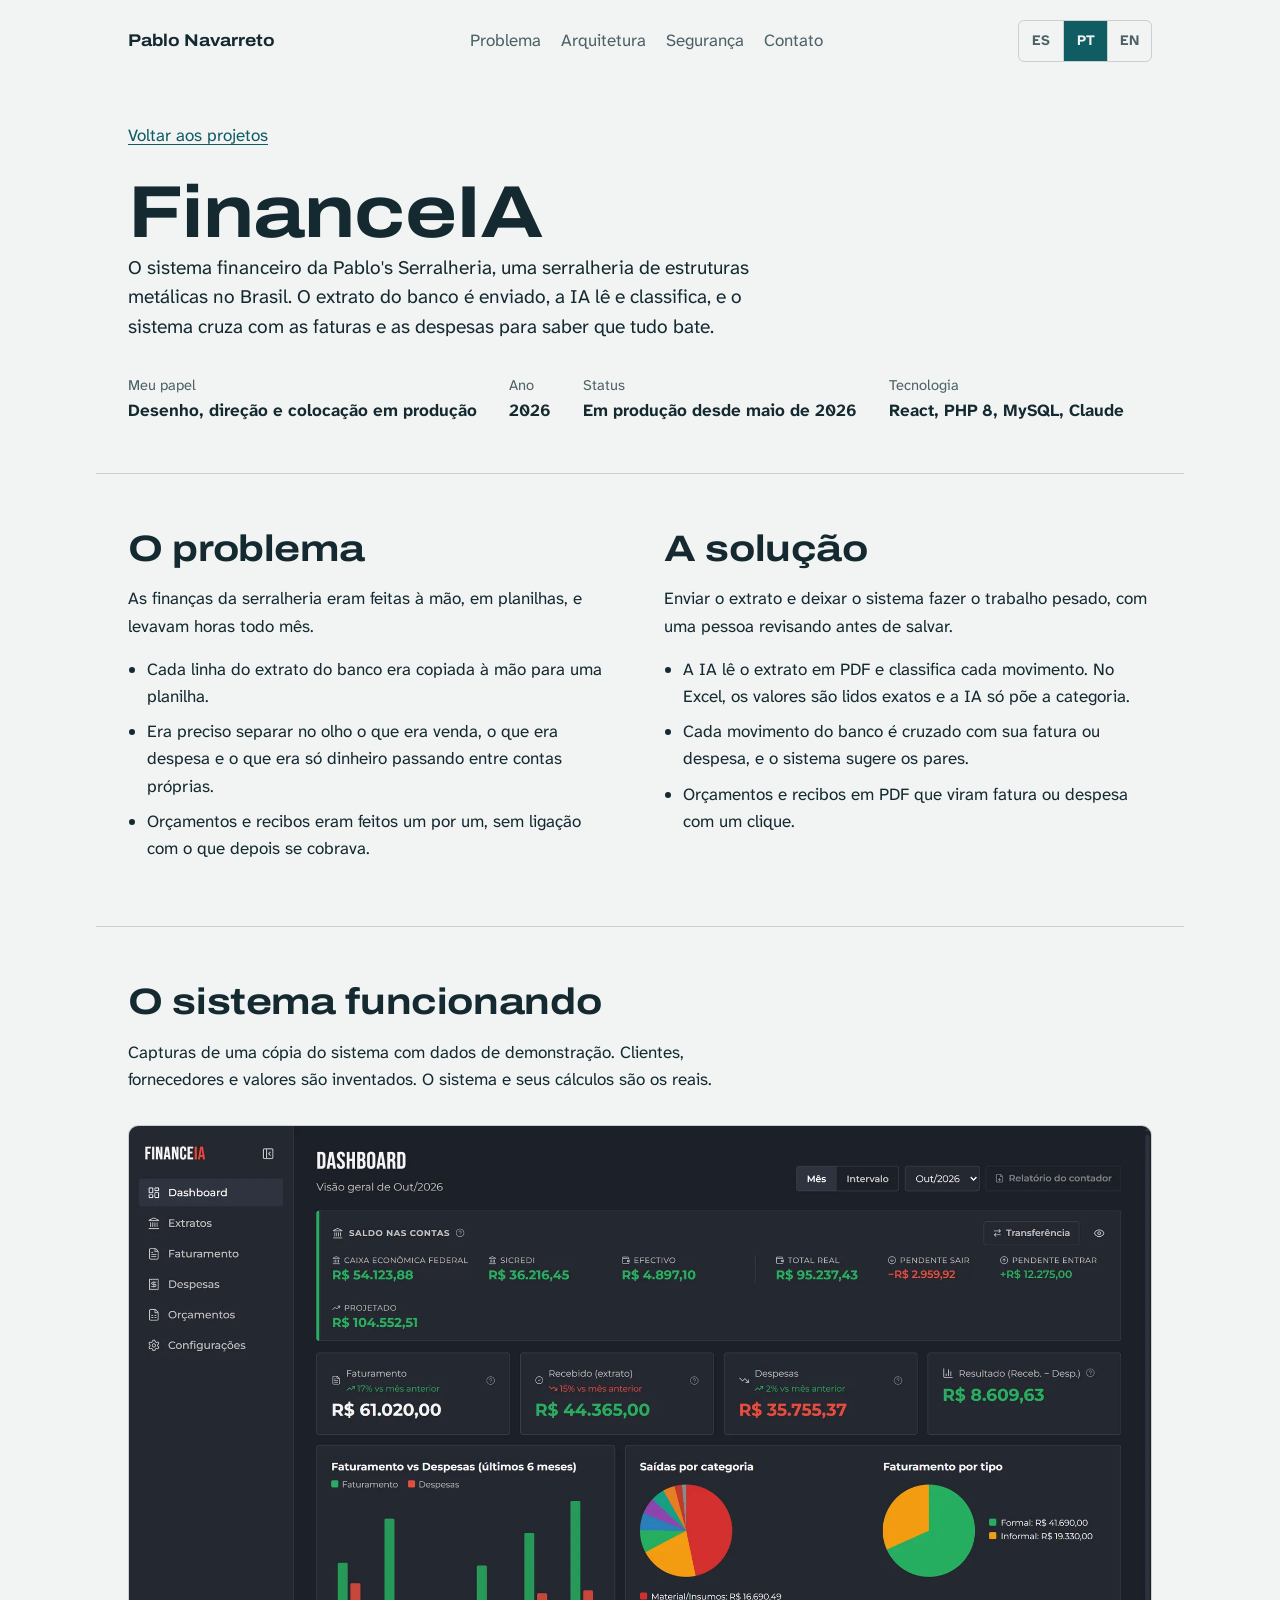
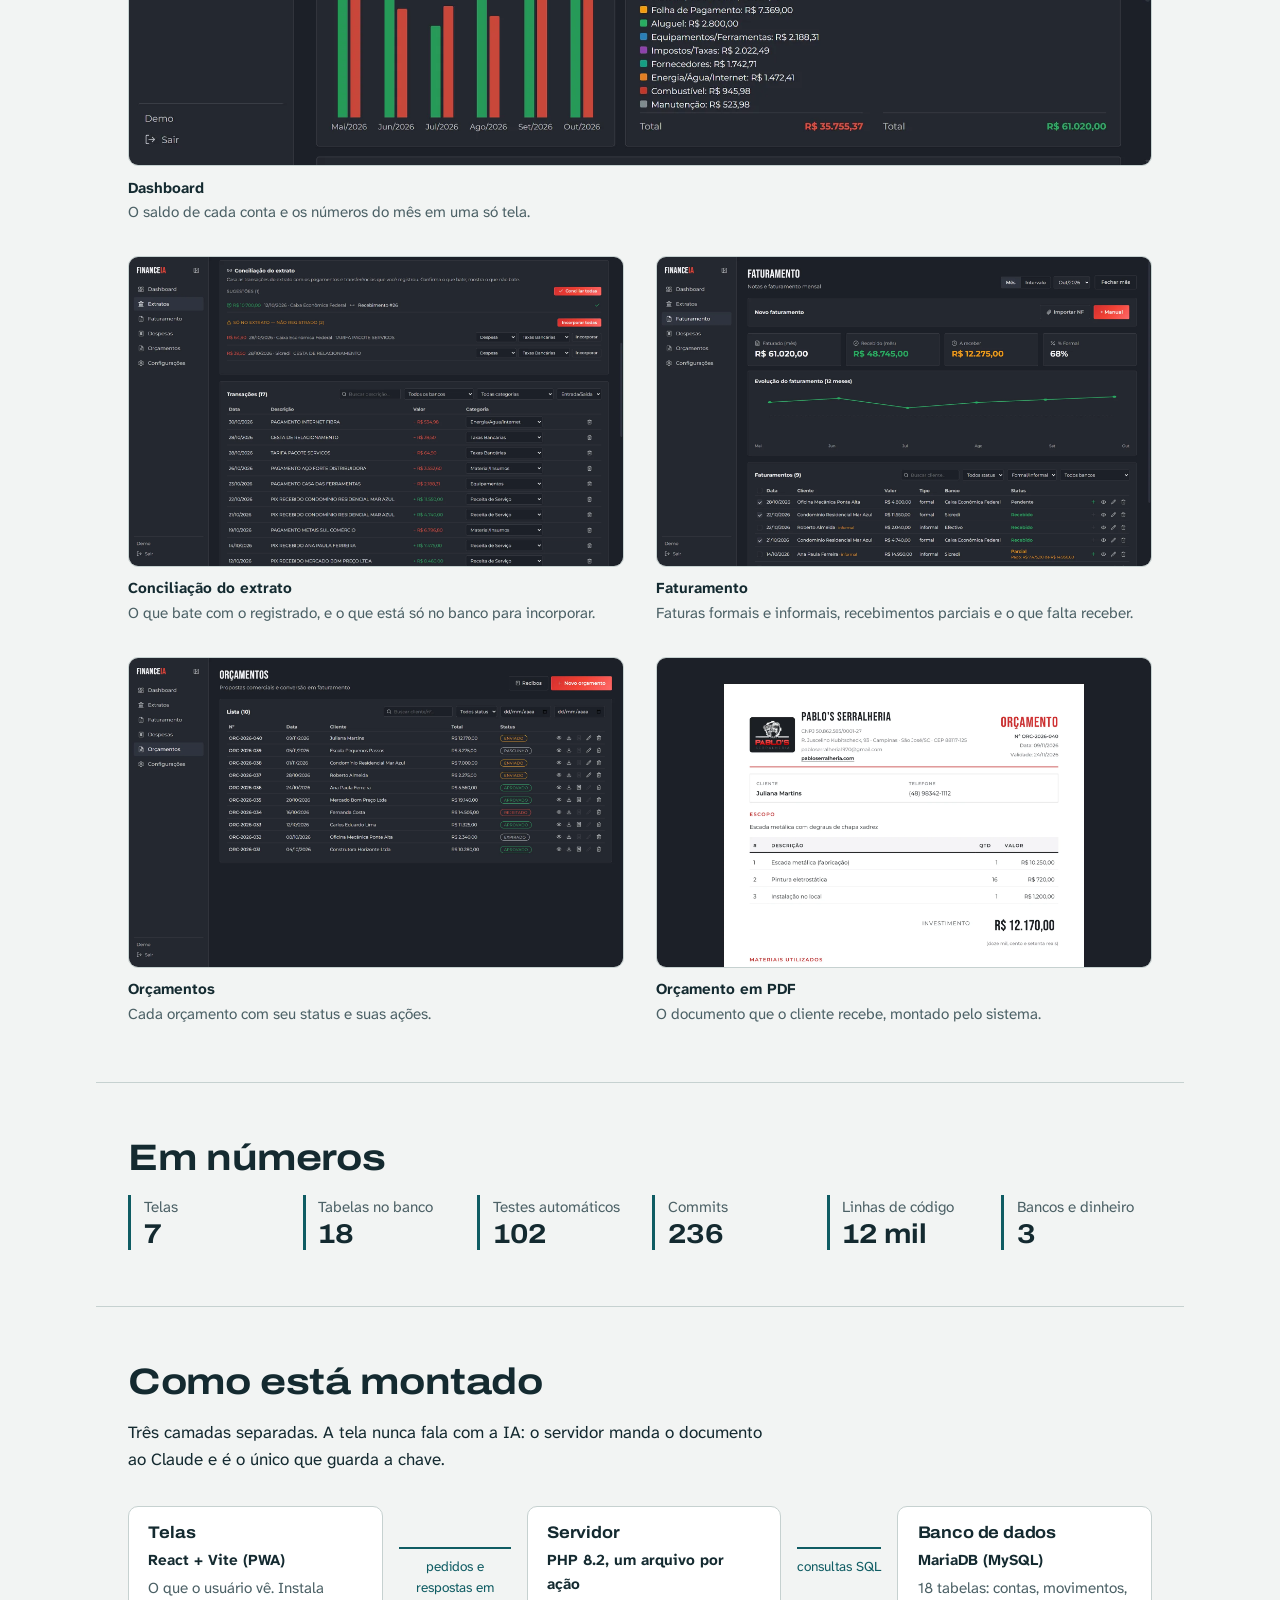
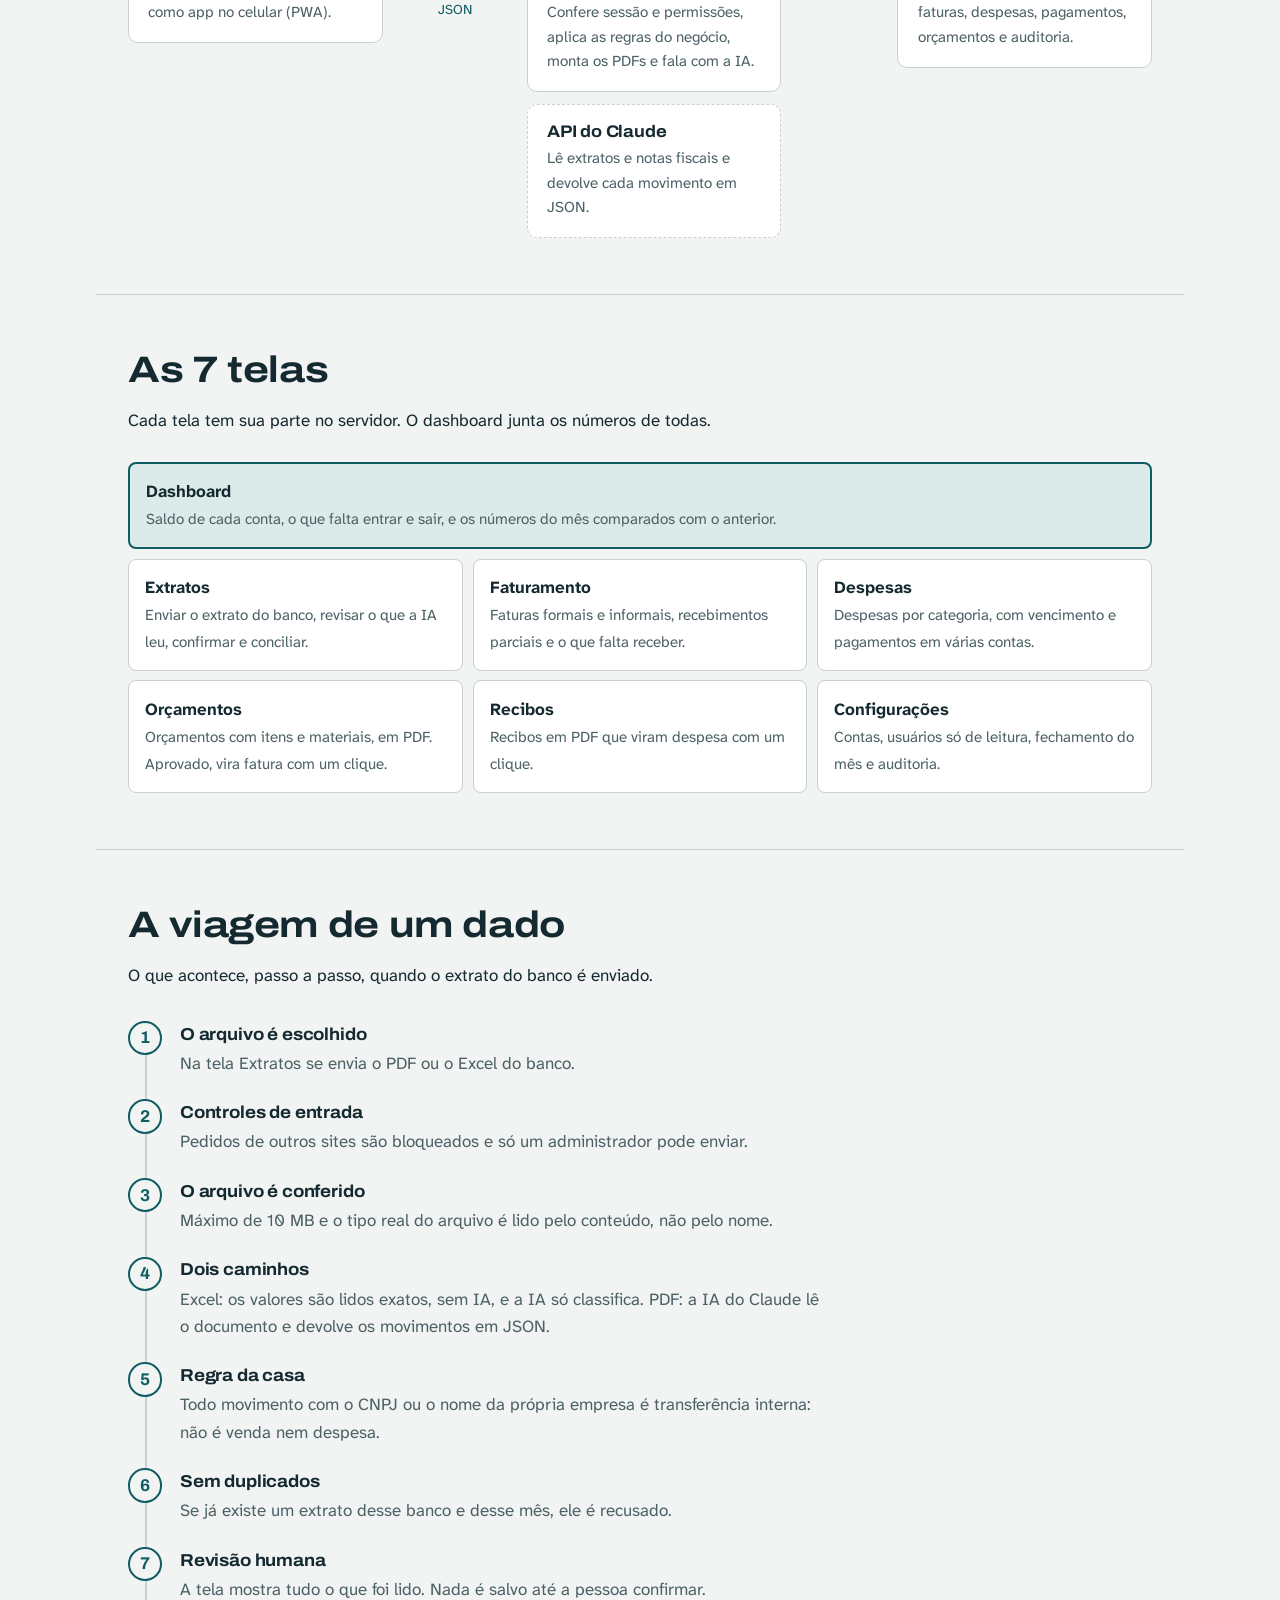
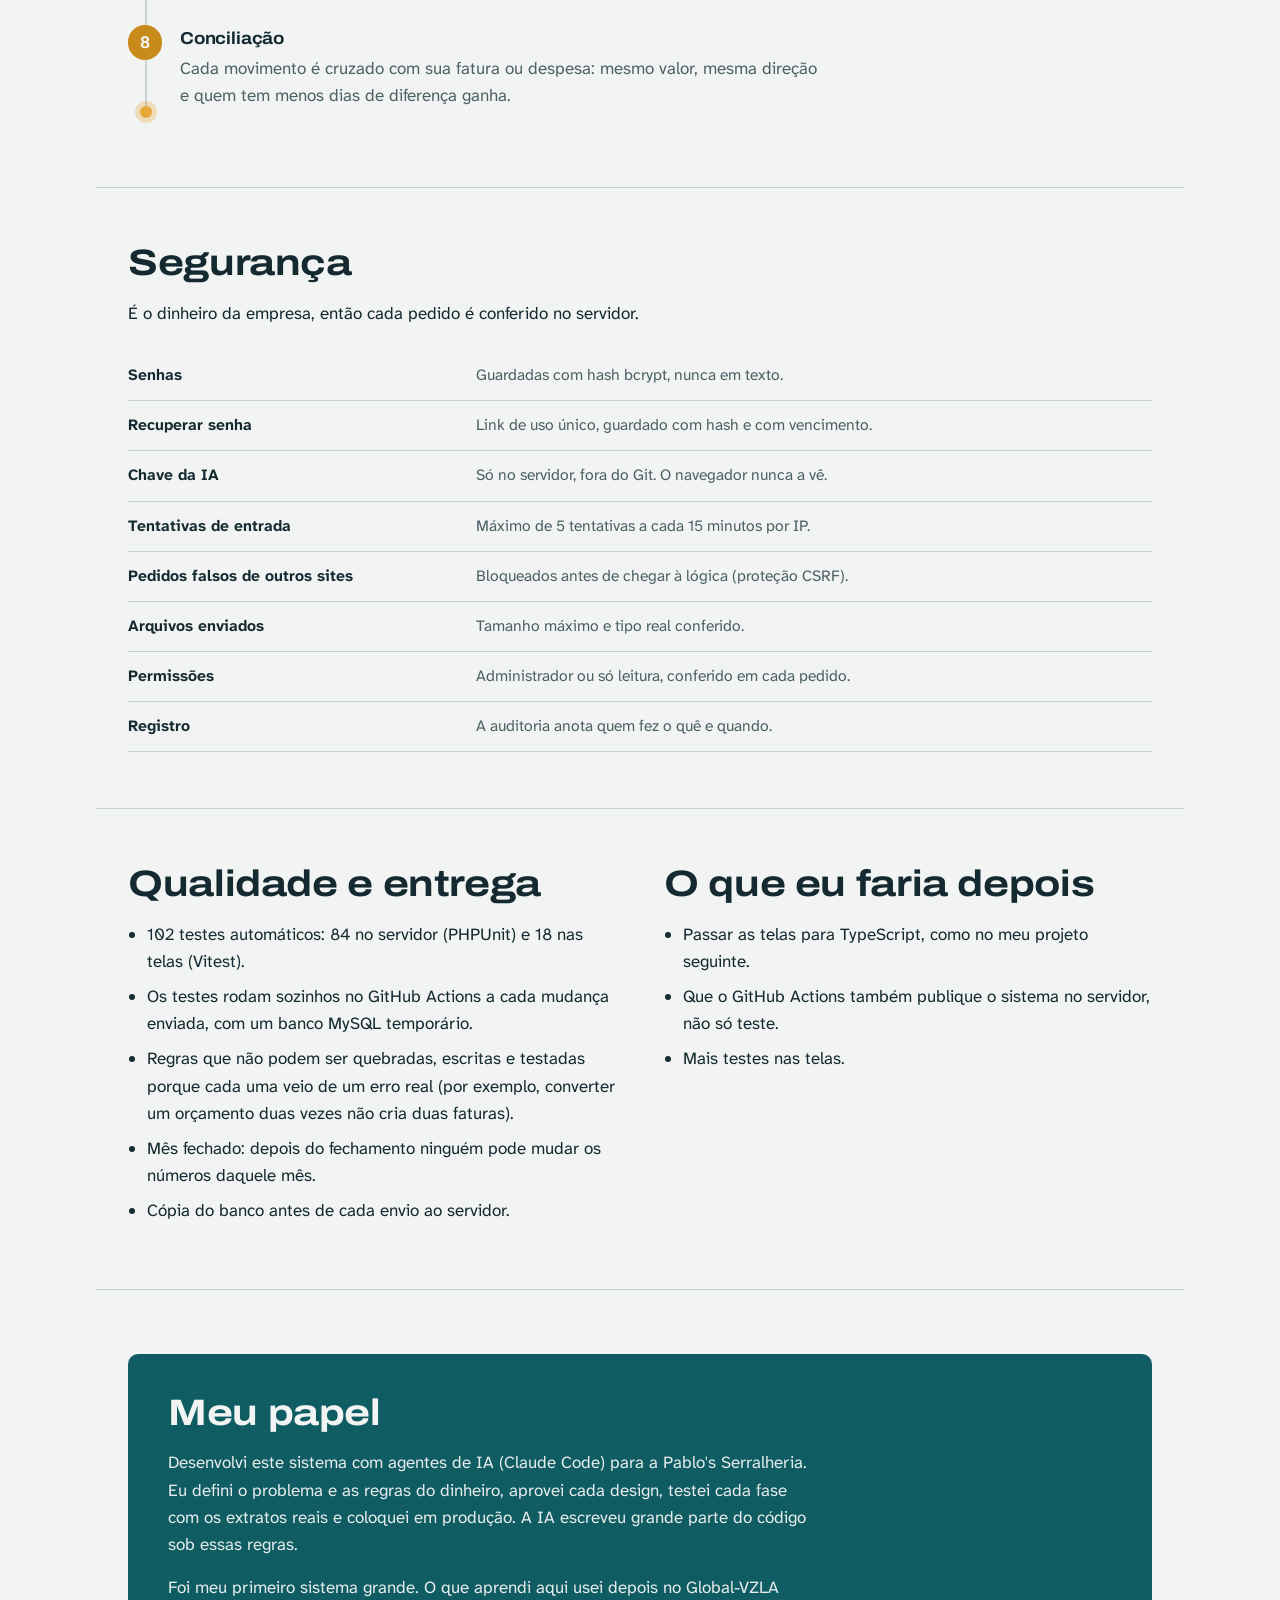
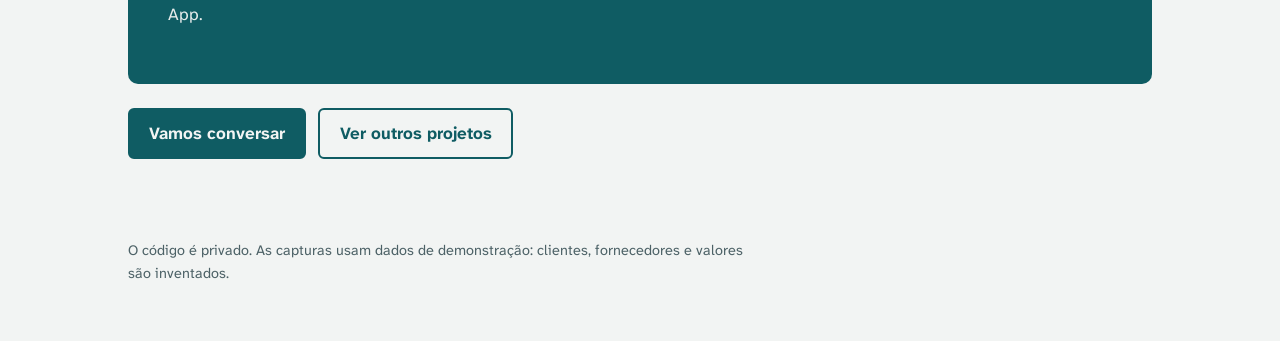
<file: pt/projetos/financeia.html>
<!doctype html>
<html lang="pt-BR">
<head>
  <meta charset="utf-8">
  <meta name="viewport" content="width=device-width, initial-scale=1">
  <title>FinanceIA</title>
  <meta name="description" content="Estudo de caso: sistema financeiro com IA para uma serralheria, com React, PHP 8, MySQL e a API do Claude. Por Pablo Navarreto.">
  <link rel="canonical" href="https://pablo-navarreto.github.io/pt/projetos/financeia.html">
  <link rel="alternate" hreflang="es" href="https://pablo-navarreto.github.io/proyectos/financeia.html">
  <link rel="alternate" hreflang="pt" href="https://pablo-navarreto.github.io/pt/projetos/financeia.html">
  <link rel="alternate" hreflang="en" href="https://pablo-navarreto.github.io/en/projects/financeia.html">
  <link rel="alternate" hreflang="x-default" href="https://pablo-navarreto.github.io/proyectos/financeia.html">
  <meta property="og:type" content="website">
  <meta property="og:title" content="FinanceIA">
  <meta property="og:description" content="Estudo de caso: sistema financeiro com IA para uma serralheria, com React, PHP 8, MySQL e a API do Claude. Por Pablo Navarreto.">
  <meta property="og:url" content="https://pablo-navarreto.github.io/pt/projetos/financeia.html">
  <meta property="og:image" content="https://pablo-navarreto.github.io/compartir.png">
  <meta property="og:image:width" content="1200">
  <meta property="og:image:height" content="630">
  <meta property="og:locale" content="pt_BR">
  <meta name="twitter:card" content="summary_large_image">
  <link rel="preconnect" href="https://fonts.googleapis.com">
  <link rel="preconnect" href="https://fonts.gstatic.com" crossorigin>
  <link href="https://fonts.googleapis.com/css2?family=Archivo:wdth,wght@100..125,500..800&family=Atkinson+Hyperlegible+Next:wght@400;700&display=swap" rel="stylesheet">
  <link rel="stylesheet" href="/estilos.css">
</head>
<body>

<header class="contenedor barra">
  <a class="marca" href="/pt/">Pablo Navarreto</a>
  <nav aria-label="Projetos">
    <a href="#problema">Problema</a>
    <a href="#arquitectura">Arquitetura</a>
    <a href="#seguridad">Segurança</a>
    <a href="/pt/#contacto">Contato</a>
  </nav>
  <div class="idiomas" role="group" aria-label="Idioma"><a href="/proyectos/financeia.html" hreflang="es" lang="es" data-idioma="es">ES</a><a href="/pt/projetos/financeia.html" hreflang="pt" lang="pt" data-idioma="pt" aria-current="true">PT</a><a href="/en/projects/financeia.html" hreflang="en" lang="en" data-idioma="en">EN</a></div>
</header>

<main>
  <section class="contenedor caso-portada">
    <a class="volver" href="/pt/#proyectos">Voltar aos projetos</a>
    <h1>FinanceIA</h1>
    <p class="intro">O sistema financeiro da Pablo's Serralheria, uma serralheria de estruturas metálicas no Brasil. O extrato do banco é enviado, a IA lê e classifica, e o sistema cruza com as faturas e as despesas para saber que tudo bate.</p>
    <dl class="ficha">
      <div><dt>Meu papel</dt><dd>Desenho, direção e colocação em produção</dd></div>
      <div><dt>Ano</dt><dd>2026</dd></div>
      <div><dt>Status</dt><dd>Em produção desde maio de 2026</dd></div>
      <div><dt>Tecnologia</dt><dd>React, PHP 8, MySQL, Claude</dd></div>
    </dl>
  </section>

  <section class="contenedor seccion" id="problema" aria-labelledby="t-problema">
    <div class="dos-col">
      <div>
        <h2 id="t-problema">O problema</h2>
        <p>As finanças da serralheria eram feitas à mão, em planilhas, e levavam horas todo mês.</p>
        <ul>
          <li>Cada linha do extrato do banco era copiada à mão para uma planilha.</li>
          <li>Era preciso separar no olho o que era venda, o que era despesa e o que era só dinheiro passando entre contas próprias.</li>
          <li>Orçamentos e recibos eram feitos um por um, sem ligação com o que depois se cobrava.</li>
        </ul>
      </div>
      <div>
        <h2>A solução</h2>
        <p>Enviar o extrato e deixar o sistema fazer o trabalho pesado, com uma pessoa revisando antes de salvar.</p>
        <ul>
          <li>A IA lê o extrato em PDF e classifica cada movimento. No Excel, os valores são lidos exatos e a IA só põe a categoria.</li>
          <li>Cada movimento do banco é cruzado com sua fatura ou despesa, e o sistema sugere os pares.</li>
          <li>Orçamentos e recibos em PDF que viram fatura ou despesa com um clique.</li>
        </ul>
      </div>
    </div>
  </section>

  <section class="contenedor seccion" id="pantallas" aria-labelledby="t-pantallas">
    <h2 id="t-pantallas">O sistema funcionando</h2>
    <p>Capturas de uma cópia do sistema com dados de demonstração. Clientes, fornecedores e valores são inventados. O sistema e seus cálculos são os reais.</p>
    <div class="capturas">
      <figure><a href="/capturas/financeia/dashboard.webp" aria-label="Abrir a imagem em tamanho grande: Dashboard"><img src="/capturas/financeia/dashboard.webp" alt="Dashboard. O saldo de cada conta e os números do mês em uma só tela." width="1920" height="1200" loading="lazy"></a><figcaption><strong>Dashboard</strong> O saldo de cada conta e os números do mês em uma só tela.</figcaption></figure>
      <figure><a href="/capturas/financeia/extratos.webp" aria-label="Abrir a imagem em tamanho grande: Conciliação do extrato"><img src="/capturas/financeia/extratos.webp" alt="Conciliação do extrato. O que bate com o registrado, e o que está só no banco para incorporar." width="1920" height="1200" loading="lazy"></a><figcaption><strong>Conciliação do extrato</strong> O que bate com o registrado, e o que está só no banco para incorporar.</figcaption></figure>
      <figure><a href="/capturas/financeia/faturamento.webp" aria-label="Abrir a imagem em tamanho grande: Faturamento"><img src="/capturas/financeia/faturamento.webp" alt="Faturamento. Faturas formais e informais, recebimentos parciais e o que falta receber." width="1920" height="1200" loading="lazy"></a><figcaption><strong>Faturamento</strong> Faturas formais e informais, recebimentos parciais e o que falta receber.</figcaption></figure>
      <figure><a href="/capturas/financeia/orcamentos.webp" aria-label="Abrir a imagem em tamanho grande: Orçamentos"><img src="/capturas/financeia/orcamentos.webp" alt="Orçamentos. Cada orçamento com seu status e suas ações." width="1920" height="1200" loading="lazy"></a><figcaption><strong>Orçamentos</strong> Cada orçamento com seu status e suas ações.</figcaption></figure>
      <figure><a href="/capturas/financeia/orcamento-pdf.webp" aria-label="Abrir a imagem em tamanho grande: Orçamento em PDF"><img src="/capturas/financeia/orcamento-pdf.webp" alt="Orçamento em PDF. O documento que o cliente recebe, montado pelo sistema." width="1920" height="1200" loading="lazy"></a><figcaption><strong>Orçamento em PDF</strong> O documento que o cliente recebe, montado pelo sistema.</figcaption></figure>
    </div>
  </section>

  <section class="contenedor seccion" aria-labelledby="t-cifras">
    <h2 id="t-cifras">Em números</h2>
    <dl class="cifras cifras-seis">
      <div><dt>Telas</dt><dd>7</dd></div>
      <div><dt>Tabelas no banco</dt><dd>18</dd></div>
      <div><dt>Testes automáticos</dt><dd>102</dd></div>
      <div><dt>Commits</dt><dd>236</dd></div>
      <div><dt>Linhas de código</dt><dd>12 mil</dd></div>
      <div><dt>Bancos e dinheiro</dt><dd>3</dd></div>
    </dl>
  </section>

  <section class="contenedor seccion" id="arquitectura" aria-labelledby="t-arq">
    <h2 id="t-arq">Como está montado</h2>
    <p>Três camadas separadas. A tela nunca fala com a IA: o servidor manda o documento ao Claude e é o único que guarda a chave.</p>
    <div class="capas" role="img" aria-label="Diagrama: o navegador com React fala com o servidor PHP, que fala com o banco de dados MariaDB e com a API do Claude.">
      <div class="capa"><h3>Telas</h3><p class="tec">React + Vite (PWA)</p><p>O que o usuário vê. Instala como app no celular (PWA).</p></div>
      <div class="enlace"><span>pedidos e respostas em JSON</span></div>
      <div>
        <div class="capa"><h3>Servidor</h3><p class="tec">PHP 8.2, um arquivo por ação</p><p>Confere sessão e permissões, aplica as regras do negócio, monta os PDFs e fala com a IA.</p></div>
        <div class="externos">
          <div class="capa"><h3>API do Claude</h3><p>Lê extratos e notas fiscais e devolve cada movimento em JSON.</p></div>
        </div>
      </div>
      <div class="enlace"><span>consultas SQL</span></div>
      <div class="capa"><h3>Banco de dados</h3><p class="tec">MariaDB (MySQL)</p><p>18 tabelas: contas, movimentos, faturas, despesas, pagamentos, orçamentos e auditoria.</p></div>
    </div>
  </section>

  <section class="contenedor seccion" aria-labelledby="t-modulos">
    <h2 id="t-modulos">As 7 telas</h2>
    <p>Cada tela tem sua parte no servidor. O dashboard junta os números de todas.</p>
    <div class="modulos">
      <div class="modulo centro"><strong>Dashboard</strong><span>Saldo de cada conta, o que falta entrar e sair, e os números do mês comparados com o anterior.</span></div>
      <div class="modulo"><strong>Extratos</strong><span>Enviar o extrato do banco, revisar o que a IA leu, confirmar e conciliar.</span></div>
      <div class="modulo"><strong>Faturamento</strong><span>Faturas formais e informais, recebimentos parciais e o que falta receber.</span></div>
      <div class="modulo"><strong>Despesas</strong><span>Despesas por categoria, com vencimento e pagamentos em várias contas.</span></div>
      <div class="modulo"><strong>Orçamentos</strong><span>Orçamentos com itens e materiais, em PDF. Aprovado, vira fatura com um clique.</span></div>
      <div class="modulo"><strong>Recibos</strong><span>Recibos em PDF que viram despesa com um clique.</span></div>
      <div class="modulo"><strong>Configurações</strong><span>Contas, usuários só de leitura, fechamento do mês e auditoria.</span></div>
    </div>
  </section>

  <section class="contenedor seccion" aria-labelledby="t-viaje">
    <h2 id="t-viaje">A viagem de um dado</h2>
    <p>O que acontece, passo a passo, quando o extrato do banco é enviado.</p>
    <div class="viaje" id="viaje">
      <span class="pulso" aria-hidden="true"></span>
      <ol>
        <li><span class="num">1</span><div><h3>O arquivo é escolhido</h3><p>Na tela Extratos se envia o PDF ou o Excel do banco.</p></div></li>
        <li><span class="num">2</span><div><h3>Controles de entrada</h3><p>Pedidos de outros sites são bloqueados e só um administrador pode enviar.</p></div></li>
        <li><span class="num">3</span><div><h3>O arquivo é conferido</h3><p>Máximo de 10 MB e o tipo real do arquivo é lido pelo conteúdo, não pelo nome.</p></div></li>
        <li><span class="num">4</span><div><h3>Dois caminhos</h3><p>Excel: os valores são lidos exatos, sem IA, e a IA só classifica. PDF: a IA do Claude lê o documento e devolve os movimentos em JSON.</p></div></li>
        <li><span class="num">5</span><div><h3>Regra da casa</h3><p>Todo movimento com o CNPJ ou o nome da própria empresa é transferência interna: não é venda nem despesa.</p></div></li>
        <li><span class="num">6</span><div><h3>Sem duplicados</h3><p>Se já existe um extrato desse banco e desse mês, ele é recusado.</p></div></li>
        <li><span class="num">7</span><div><h3>Revisão humana</h3><p>A tela mostra tudo o que foi lido. Nada é salvo até a pessoa confirmar.</p></div></li>
        <li><span class="num">8</span><div><h3>Conciliação</h3><p>Cada movimento é cruzado com sua fatura ou despesa: mesmo valor, mesma direção e quem tem menos dias de diferença ganha.</p></div></li>
      </ol>
    </div>
  </section>

  <section class="contenedor seccion" id="seguridad" aria-labelledby="t-seg">
    <h2 id="t-seg">Segurança</h2>
    <p>É o dinheiro da empresa, então cada pedido é conferido no servidor.</p>
    <table class="tabla">
      <tbody>
        <tr><th scope="row">Senhas</th><td>Guardadas com hash bcrypt, nunca em texto.</td></tr>
        <tr><th scope="row">Recuperar senha</th><td>Link de uso único, guardado com hash e com vencimento.</td></tr>
        <tr><th scope="row">Chave da IA</th><td>Só no servidor, fora do Git. O navegador nunca a vê.</td></tr>
        <tr><th scope="row">Tentativas de entrada</th><td>Máximo de 5 tentativas a cada 15 minutos por IP.</td></tr>
        <tr><th scope="row">Pedidos falsos de outros sites</th><td>Bloqueados antes de chegar à lógica (proteção CSRF).</td></tr>
        <tr><th scope="row">Arquivos enviados</th><td>Tamanho máximo e tipo real conferido.</td></tr>
        <tr><th scope="row">Permissões</th><td>Administrador ou só leitura, conferido em cada pedido.</td></tr>
        <tr><th scope="row">Registro</th><td>A auditoria anota quem fez o quê e quando.</td></tr>
      </tbody>
    </table>
  </section>

  <section class="contenedor seccion" aria-labelledby="t-calidad">
    <div class="dos-col">
      <div>
        <h2 id="t-calidad">Qualidade e entrega</h2>
        <ul>
          <li>102 testes automáticos: 84 no servidor (PHPUnit) e 18 nas telas (Vitest).</li>
          <li>Os testes rodam sozinhos no GitHub Actions a cada mudança enviada, com um banco MySQL temporário.</li>
          <li>Regras que não podem ser quebradas, escritas e testadas porque cada uma veio de um erro real (por exemplo, converter um orçamento duas vezes não cria duas faturas).</li>
          <li>Mês fechado: depois do fechamento ninguém pode mudar os números daquele mês.</li>
          <li>Cópia do banco antes de cada envio ao servidor.</li>
        </ul>
      </div>
      <div>
        <h2>O que eu faria depois</h2>
        <ul>
          <li>Passar as telas para TypeScript, como no meu projeto seguinte.</li>
          <li>Que o GitHub Actions também publique o sistema no servidor, não só teste.</li>
          <li>Mais testes nas telas.</li>
        </ul>
      </div>
    </div>
  </section>

  <section class="contenedor seccion" aria-labelledby="t-papel">
    <div class="papel">
      <h2 id="t-papel">Meu papel</h2>
      <p>Desenvolvi este sistema com agentes de IA (Claude Code) para a Pablo's Serralheria. Eu defini o problema e as regras do dinheiro, aprovei cada design, testei cada fase com os extratos reais e coloquei em produção. A IA escreveu grande parte do código sob essas regras.</p>
      <p>Foi meu primeiro sistema grande. O que aprendi aqui usei depois no Global-VZLA App.</p>
    </div>
    <div class="siguiente">
      <a class="boton principal" href="/pt/#contacto">Vamos conversar</a>
      <a class="boton" href="/pt/#proyectos">Ver outros projetos</a>
    </div>
  </section>
</main>

<footer class="contenedor pie">
  <p>O código é privado. As capturas usam dados de demonstração: clientes, fornecedores e valores são inventados.</p>
</footer>
<script>
  document.querySelectorAll('.idiomas a').forEach(function (a) {
    a.addEventListener('click', function () { try { localStorage.setItem('idioma', a.dataset.idioma); } catch (e) {} });
  });
</script>
<script>
  (function () {
    var viaje = document.getElementById('viaje');
    if (!viaje || !('IntersectionObserver' in window)) return;
    var obs = new IntersectionObserver(function (entradas) {
      entradas.forEach(function (e) {
        if (e.isIntersecting) { viaje.classList.add('activo'); obs.disconnect(); }
      });
    }, { threshold: 0.35 });
    obs.observe(viaje);
  })();
</script>
</body>
</html>
</file>
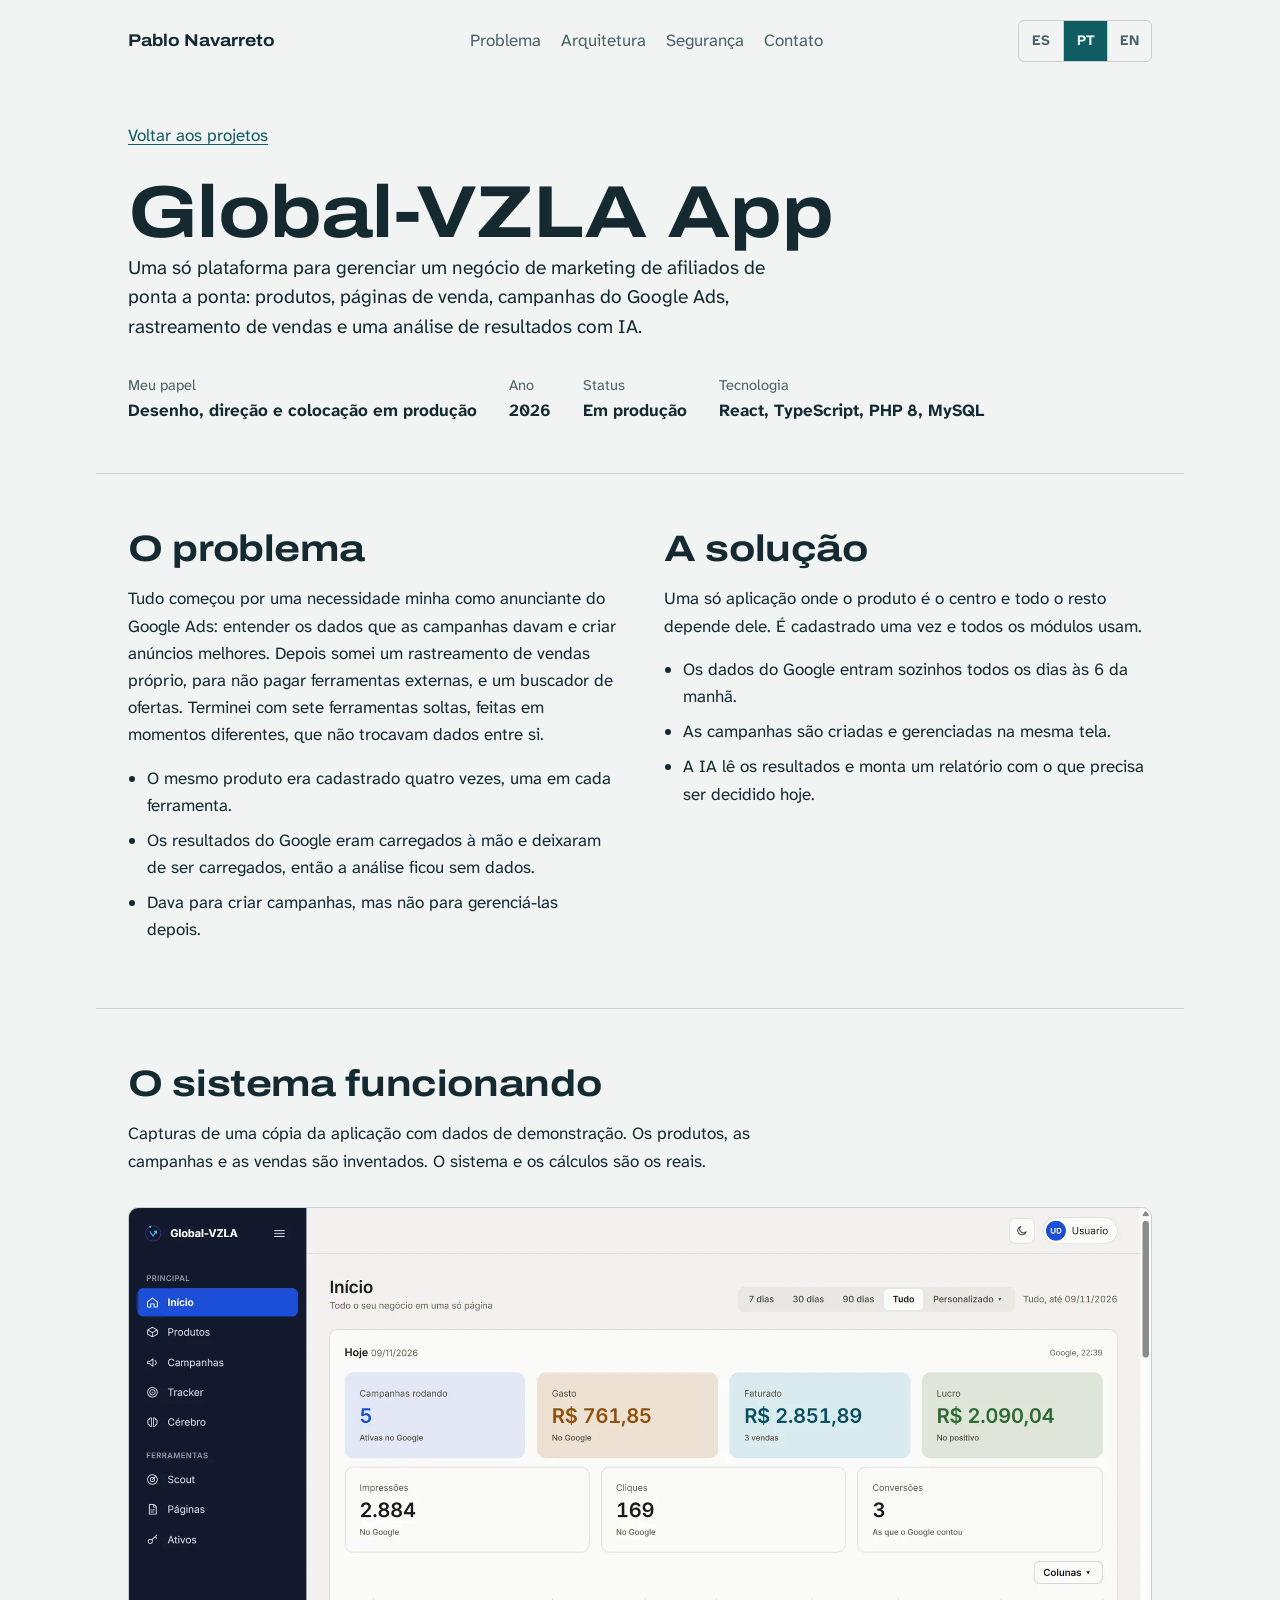
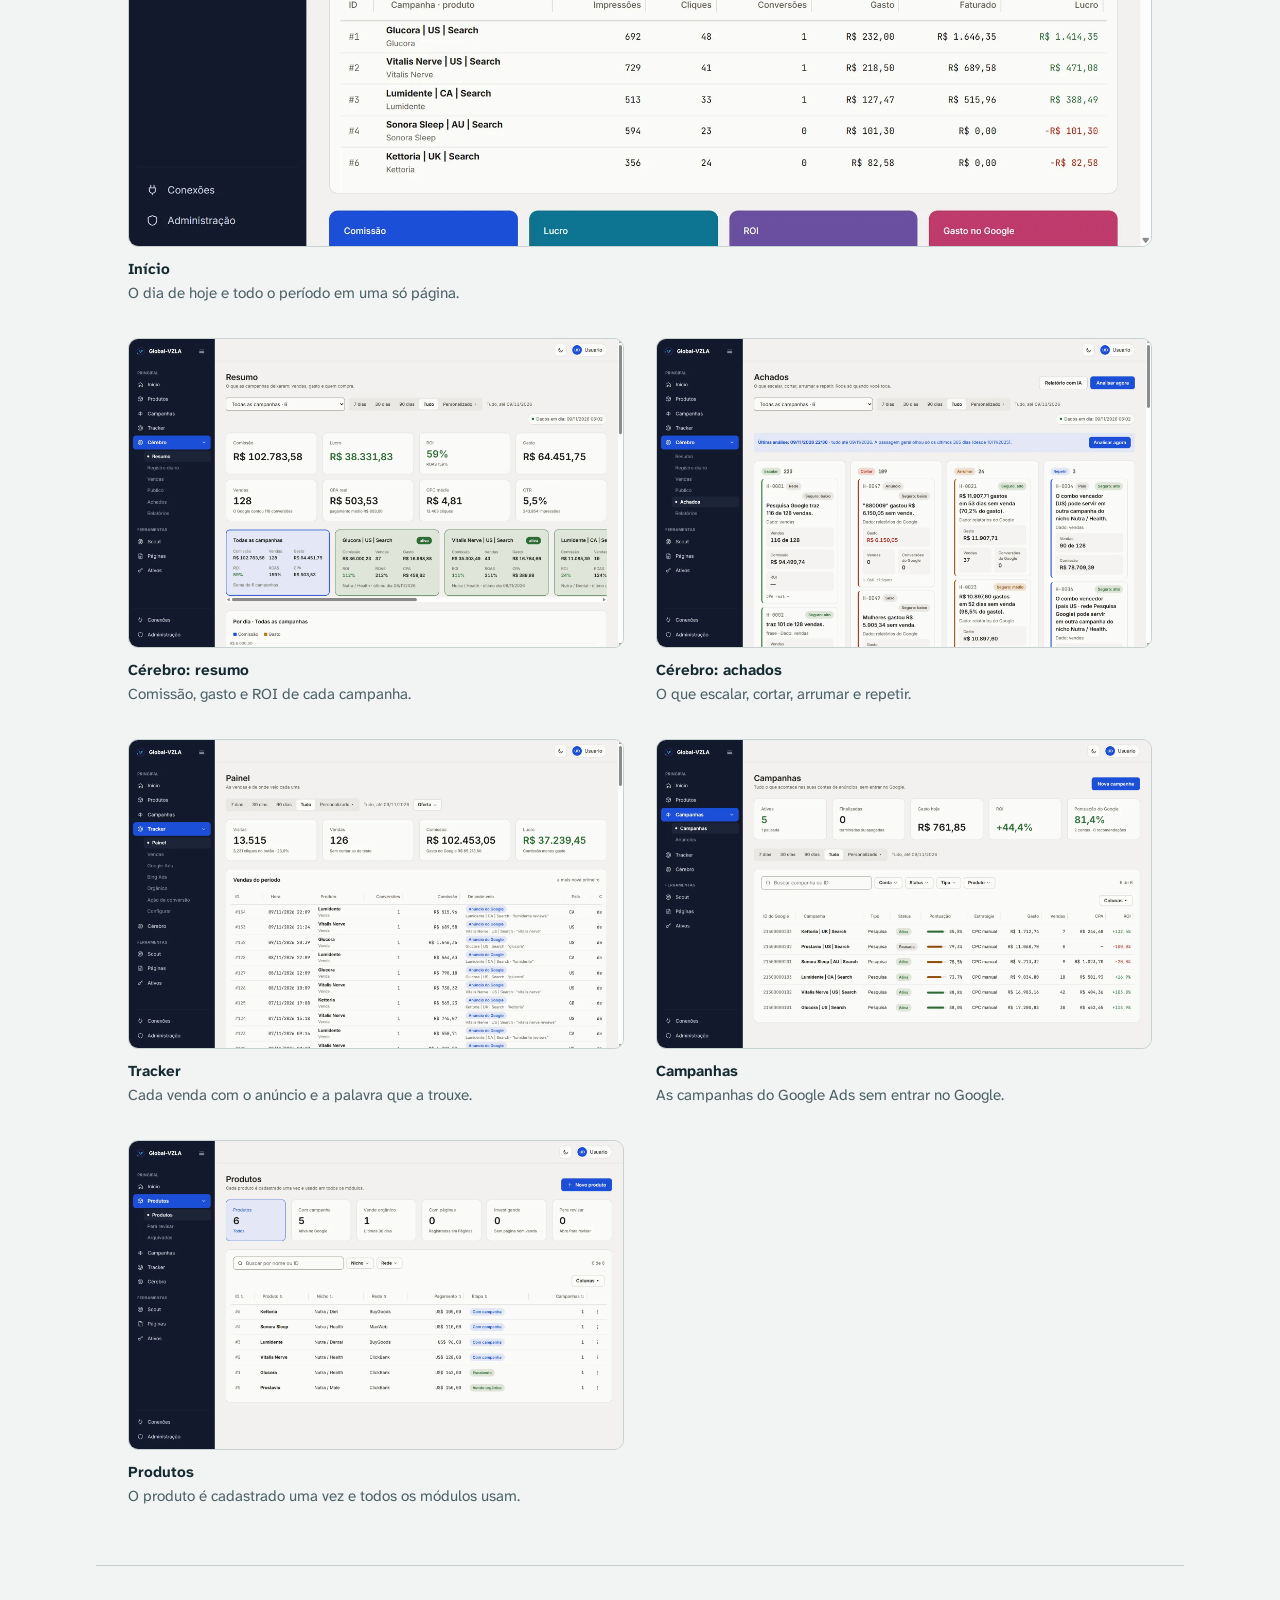
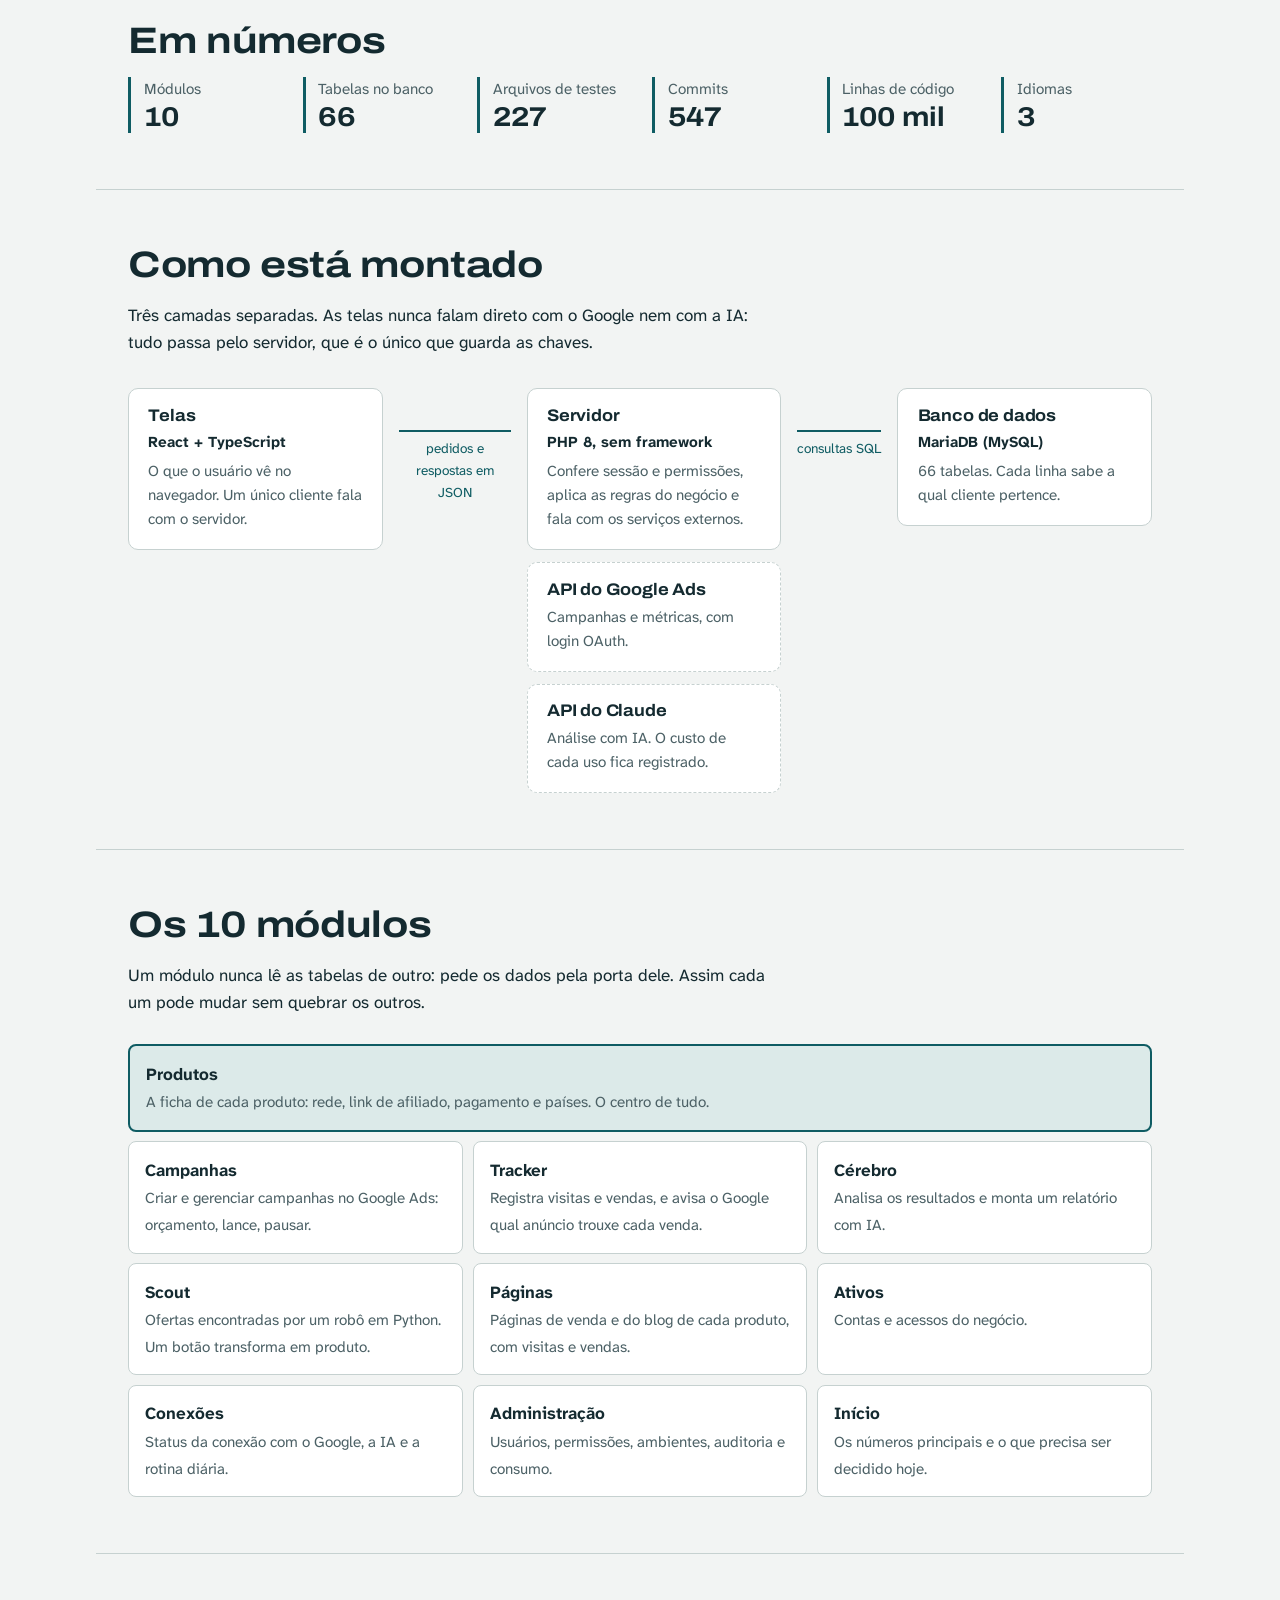
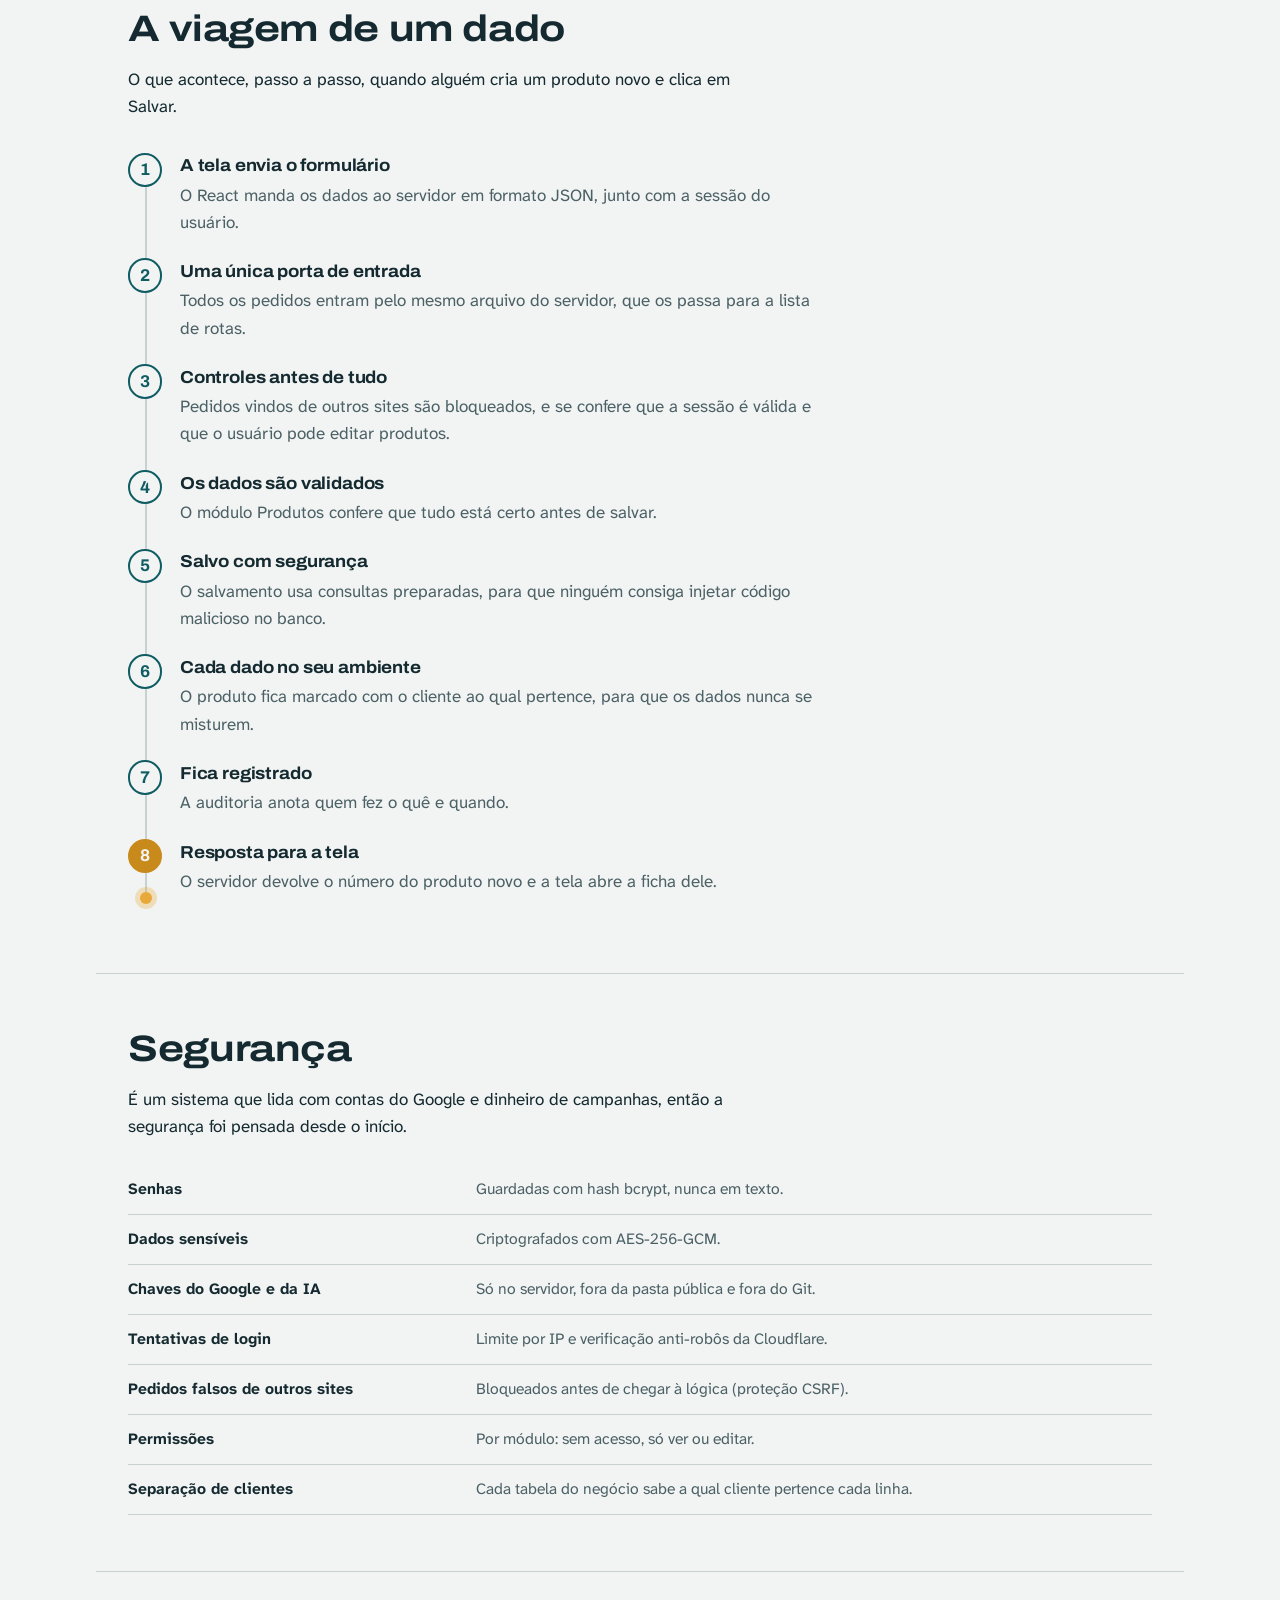
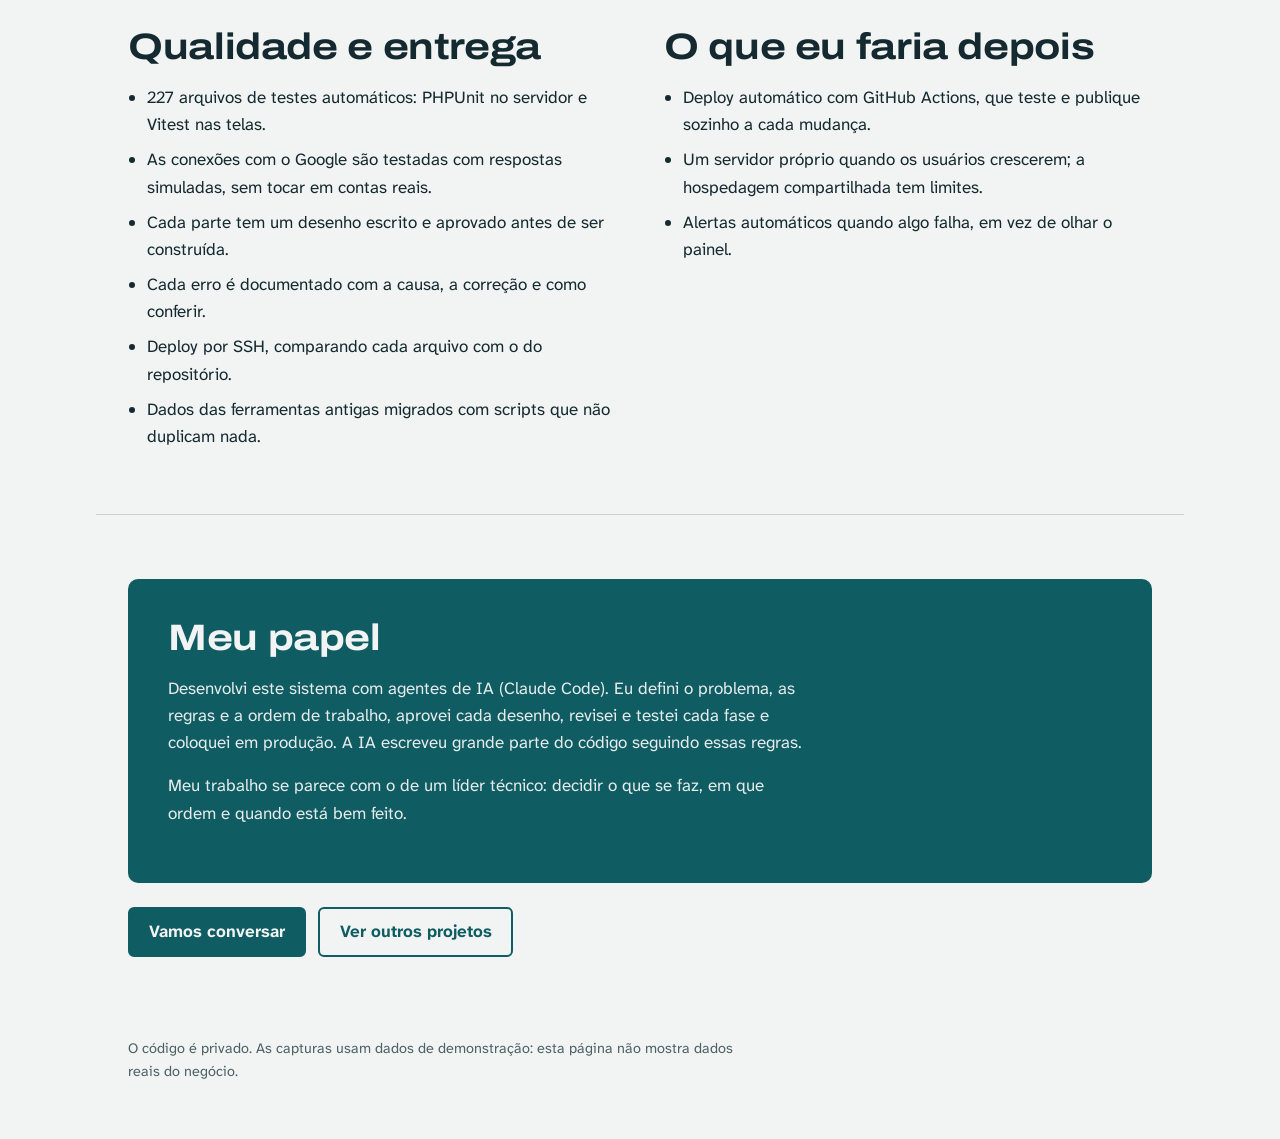
<file: pt/projetos/global-vzla-app.html>
<!doctype html>
<html lang="pt-BR">
<head>
  <meta charset="utf-8">
  <meta name="viewport" content="width=device-width, initial-scale=1">
  <title>Global-VZLA App</title>
  <meta name="description" content="Estudo de caso: plataforma modular para um negócio de afiliados, com React, PHP 8, MySQL, Google Ads e IA. Por Pablo Navarreto.">
  <link rel="canonical" href="https://pablo-navarreto.github.io/pt/projetos/global-vzla-app.html">
  <link rel="alternate" hreflang="es" href="https://pablo-navarreto.github.io/proyectos/global-vzla-app.html">
  <link rel="alternate" hreflang="pt" href="https://pablo-navarreto.github.io/pt/projetos/global-vzla-app.html">
  <link rel="alternate" hreflang="en" href="https://pablo-navarreto.github.io/en/projects/global-vzla-app.html">
  <link rel="alternate" hreflang="x-default" href="https://pablo-navarreto.github.io/proyectos/global-vzla-app.html">
  <meta property="og:type" content="website">
  <meta property="og:title" content="Global-VZLA App">
  <meta property="og:description" content="Estudo de caso: plataforma modular para um negócio de afiliados, com React, PHP 8, MySQL, Google Ads e IA. Por Pablo Navarreto.">
  <meta property="og:url" content="https://pablo-navarreto.github.io/pt/projetos/global-vzla-app.html">
  <meta property="og:image" content="https://pablo-navarreto.github.io/compartir.png">
  <meta property="og:image:width" content="1200">
  <meta property="og:image:height" content="630">
  <meta property="og:locale" content="pt_BR">
  <meta name="twitter:card" content="summary_large_image">
  <link rel="preconnect" href="https://fonts.googleapis.com">
  <link rel="preconnect" href="https://fonts.gstatic.com" crossorigin>
  <link href="https://fonts.googleapis.com/css2?family=Archivo:wdth,wght@100..125,500..800&family=Atkinson+Hyperlegible+Next:wght@400;700&display=swap" rel="stylesheet">
  <link rel="stylesheet" href="/estilos.css">
</head>
<body>

<header class="contenedor barra">
  <a class="marca" href="/pt/">Pablo Navarreto</a>
  <nav aria-label="Projetos">
    <a href="#problema">Problema</a>
    <a href="#arquitectura">Arquitetura</a>
    <a href="#seguridad">Segurança</a>
    <a href="/pt/#contacto">Contato</a>
  </nav>
  <div class="idiomas" role="group" aria-label="Idioma"><a href="/proyectos/global-vzla-app.html" hreflang="es" lang="es" data-idioma="es">ES</a><a href="/pt/projetos/global-vzla-app.html" hreflang="pt" lang="pt" data-idioma="pt" aria-current="true">PT</a><a href="/en/projects/global-vzla-app.html" hreflang="en" lang="en" data-idioma="en">EN</a></div>
</header>

<main>
  <section class="contenedor caso-portada">
    <a class="volver" href="/pt/#proyectos">Voltar aos projetos</a>
    <h1>Global-VZLA App</h1>
    <p class="intro">Uma só plataforma para gerenciar um negócio de marketing de afiliados de ponta a ponta: produtos, páginas de venda, campanhas do Google Ads, rastreamento de vendas e uma análise de resultados com IA.</p>
    <dl class="ficha">
      <div><dt>Meu papel</dt><dd>Desenho, direção e colocação em produção</dd></div>
      <div><dt>Ano</dt><dd>2026</dd></div>
      <div><dt>Status</dt><dd>Em produção</dd></div>
      <div><dt>Tecnologia</dt><dd>React, TypeScript, PHP 8, MySQL</dd></div>
    </dl>
  </section>

  <section class="contenedor seccion" id="problema" aria-labelledby="t-problema">
    <div class="dos-col">
      <div>
        <h2 id="t-problema">O problema</h2>
        <p>Tudo começou por uma necessidade minha como anunciante do Google Ads: entender os dados que as campanhas davam e criar anúncios melhores. Depois somei um rastreamento de vendas próprio, para não pagar ferramentas externas, e um buscador de ofertas. Terminei com sete ferramentas soltas, feitas em momentos diferentes, que não trocavam dados entre si.</p>
        <ul>
          <li>O mesmo produto era cadastrado quatro vezes, uma em cada ferramenta.</li>
          <li>Os resultados do Google eram carregados à mão e deixaram de ser carregados, então a análise ficou sem dados.</li>
          <li>Dava para criar campanhas, mas não para gerenciá-las depois.</li>
        </ul>
      </div>
      <div>
        <h2>A solução</h2>
        <p>Uma só aplicação onde o produto é o centro e todo o resto depende dele. É cadastrado uma vez e todos os módulos usam.</p>
        <ul>
          <li>Os dados do Google entram sozinhos todos os dias às 6 da manhã.</li>
          <li>As campanhas são criadas e gerenciadas na mesma tela.</li>
          <li>A IA lê os resultados e monta um relatório com o que precisa ser decidido hoje.</li>
        </ul>
      </div>
    </div>
  </section>

  <section class="contenedor seccion" id="pantallas" aria-labelledby="t-pantallas">
    <h2 id="t-pantallas">O sistema funcionando</h2>
    <p>Capturas de uma cópia da aplicação com dados de demonstração. Os produtos, as campanhas e as vendas são inventados. O sistema e os cálculos são os reais.</p>
    <div class="capturas">
      <figure><a href="/capturas/pt/inicio.webp" aria-label="Abrir a imagem em tamanho grande: Início"><img src="/capturas/pt/inicio.webp" alt="Início. O dia de hoje e todo o período em uma só página." width="1920" height="1200" loading="lazy"></a><figcaption><strong>Início</strong> O dia de hoje e todo o período em uma só página.</figcaption></figure>
      <figure><a href="/capturas/pt/cerebro-resumen.webp" aria-label="Abrir a imagem em tamanho grande: Cérebro: resumo"><img src="/capturas/pt/cerebro-resumen.webp" alt="Cérebro: resumo. Comissão, gasto e ROI de cada campanha." width="1920" height="1200" loading="lazy"></a><figcaption><strong>Cérebro: resumo</strong> Comissão, gasto e ROI de cada campanha.</figcaption></figure>
      <figure><a href="/capturas/pt/cerebro-hallazgos.webp" aria-label="Abrir a imagem em tamanho grande: Cérebro: achados"><img src="/capturas/pt/cerebro-hallazgos.webp" alt="Cérebro: achados. O que escalar, cortar, arrumar e repetir." width="1920" height="1200" loading="lazy"></a><figcaption><strong>Cérebro: achados</strong> O que escalar, cortar, arrumar e repetir.</figcaption></figure>
      <figure><a href="/capturas/pt/tracker.webp" aria-label="Abrir a imagem em tamanho grande: Tracker"><img src="/capturas/pt/tracker.webp" alt="Tracker. Cada venda com o anúncio e a palavra que a trouxe." width="1920" height="1200" loading="lazy"></a><figcaption><strong>Tracker</strong> Cada venda com o anúncio e a palavra que a trouxe.</figcaption></figure>
      <figure><a href="/capturas/pt/campanas.webp" aria-label="Abrir a imagem em tamanho grande: Campanhas"><img src="/capturas/pt/campanas.webp" alt="Campanhas. As campanhas do Google Ads sem entrar no Google." width="1920" height="1200" loading="lazy"></a><figcaption><strong>Campanhas</strong> As campanhas do Google Ads sem entrar no Google.</figcaption></figure>
      <figure><a href="/capturas/pt/productos.webp" aria-label="Abrir a imagem em tamanho grande: Produtos"><img src="/capturas/pt/productos.webp" alt="Produtos. O produto é cadastrado uma vez e todos os módulos usam." width="1920" height="1200" loading="lazy"></a><figcaption><strong>Produtos</strong> O produto é cadastrado uma vez e todos os módulos usam.</figcaption></figure>
    </div>
  </section>

  <section class="contenedor seccion" aria-labelledby="t-cifras">
    <h2 id="t-cifras">Em números</h2>
    <dl class="cifras cifras-seis">
      <div><dt>Módulos</dt><dd>10</dd></div>
      <div><dt>Tabelas no banco</dt><dd>66</dd></div>
      <div><dt>Arquivos de testes</dt><dd>227</dd></div>
      <div><dt>Commits</dt><dd>547</dd></div>
      <div><dt>Linhas de código</dt><dd>100 mil</dd></div>
      <div><dt>Idiomas</dt><dd>3</dd></div>
    </dl>
  </section>

  <section class="contenedor seccion" id="arquitectura" aria-labelledby="t-arq">
    <h2 id="t-arq">Como está montado</h2>
    <p>Três camadas separadas. As telas nunca falam direto com o Google nem com a IA: tudo passa pelo servidor, que é o único que guarda as chaves.</p>
    <div class="capas" role="img" aria-label="Diagrama: o navegador com React fala com o servidor PHP, que fala com o banco MariaDB e com as APIs do Google Ads e do Claude.">
      <div class="capa"><h3>Telas</h3><p class="tec">React + TypeScript</p><p>O que o usuário vê no navegador. Um único cliente fala com o servidor.</p></div>
      <div class="enlace"><span>pedidos e respostas em JSON</span></div>
      <div>
        <div class="capa"><h3>Servidor</h3><p class="tec">PHP 8, sem framework</p><p>Confere sessão e permissões, aplica as regras do negócio e fala com os serviços externos.</p></div>
        <div class="externos">
          <div class="capa"><h3>API do Google Ads</h3><p>Campanhas e métricas, com login OAuth.</p></div>
          <div class="capa"><h3>API do Claude</h3><p>Análise com IA. O custo de cada uso fica registrado.</p></div>
        </div>
      </div>
      <div class="enlace"><span>consultas SQL</span></div>
      <div class="capa"><h3>Banco de dados</h3><p class="tec">MariaDB (MySQL)</p><p>66 tabelas. Cada linha sabe a qual cliente pertence.</p></div>
    </div>
  </section>

  <section class="contenedor seccion" aria-labelledby="t-modulos">
    <h2 id="t-modulos">Os 10 módulos</h2>
    <p>Um módulo nunca lê as tabelas de outro: pede os dados pela porta dele. Assim cada um pode mudar sem quebrar os outros.</p>
    <div class="modulos">
      <div class="modulo centro"><strong>Produtos</strong><span>A ficha de cada produto: rede, link de afiliado, pagamento e países. O centro de tudo.</span></div>
      <div class="modulo"><strong>Campanhas</strong><span>Criar e gerenciar campanhas no Google Ads: orçamento, lance, pausar.</span></div>
      <div class="modulo"><strong>Tracker</strong><span>Registra visitas e vendas, e avisa o Google qual anúncio trouxe cada venda.</span></div>
      <div class="modulo"><strong>Cérebro</strong><span>Analisa os resultados e monta um relatório com IA.</span></div>
      <div class="modulo"><strong>Scout</strong><span>Ofertas encontradas por um robô em Python. Um botão transforma em produto.</span></div>
      <div class="modulo"><strong>Páginas</strong><span>Páginas de venda e do blog de cada produto, com visitas e vendas.</span></div>
      <div class="modulo"><strong>Ativos</strong><span>Contas e acessos do negócio.</span></div>
      <div class="modulo"><strong>Conexões</strong><span>Status da conexão com o Google, a IA e a rotina diária.</span></div>
      <div class="modulo"><strong>Administração</strong><span>Usuários, permissões, ambientes, auditoria e consumo.</span></div>
      <div class="modulo"><strong>Início</strong><span>Os números principais e o que precisa ser decidido hoje.</span></div>
    </div>
  </section>

  <section class="contenedor seccion" aria-labelledby="t-viaje">
    <h2 id="t-viaje">A viagem de um dado</h2>
    <p>O que acontece, passo a passo, quando alguém cria um produto novo e clica em Salvar.</p>
    <div class="viaje" id="viaje">
      <span class="pulso" aria-hidden="true"></span>
      <ol>
        <li><span class="num">1</span><div><h3>A tela envia o formulário</h3><p>O React manda os dados ao servidor em formato JSON, junto com a sessão do usuário.</p></div></li>
        <li><span class="num">2</span><div><h3>Uma única porta de entrada</h3><p>Todos os pedidos entram pelo mesmo arquivo do servidor, que os passa para a lista de rotas.</p></div></li>
        <li><span class="num">3</span><div><h3>Controles antes de tudo</h3><p>Pedidos vindos de outros sites são bloqueados, e se confere que a sessão é válida e que o usuário pode editar produtos.</p></div></li>
        <li><span class="num">4</span><div><h3>Os dados são validados</h3><p>O módulo Produtos confere que tudo está certo antes de salvar.</p></div></li>
        <li><span class="num">5</span><div><h3>Salvo com segurança</h3><p>O salvamento usa consultas preparadas, para que ninguém consiga injetar código malicioso no banco.</p></div></li>
        <li><span class="num">6</span><div><h3>Cada dado no seu ambiente</h3><p>O produto fica marcado com o cliente ao qual pertence, para que os dados nunca se misturem.</p></div></li>
        <li><span class="num">7</span><div><h3>Fica registrado</h3><p>A auditoria anota quem fez o quê e quando.</p></div></li>
        <li><span class="num">8</span><div><h3>Resposta para a tela</h3><p>O servidor devolve o número do produto novo e a tela abre a ficha dele.</p></div></li>
      </ol>
    </div>
  </section>

  <section class="contenedor seccion" id="seguridad" aria-labelledby="t-seg">
    <h2 id="t-seg">Segurança</h2>
    <p>É um sistema que lida com contas do Google e dinheiro de campanhas, então a segurança foi pensada desde o início.</p>
    <table class="tabla">
      <tbody>
        <tr><th scope="row">Senhas</th><td>Guardadas com hash bcrypt, nunca em texto.</td></tr>
        <tr><th scope="row">Dados sensíveis</th><td>Criptografados com AES-256-GCM.</td></tr>
        <tr><th scope="row">Chaves do Google e da IA</th><td>Só no servidor, fora da pasta pública e fora do Git.</td></tr>
        <tr><th scope="row">Tentativas de login</th><td>Limite por IP e verificação anti-robôs da Cloudflare.</td></tr>
        <tr><th scope="row">Pedidos falsos de outros sites</th><td>Bloqueados antes de chegar à lógica (proteção CSRF).</td></tr>
        <tr><th scope="row">Permissões</th><td>Por módulo: sem acesso, só ver ou editar.</td></tr>
        <tr><th scope="row">Separação de clientes</th><td>Cada tabela do negócio sabe a qual cliente pertence cada linha.</td></tr>
      </tbody>
    </table>
  </section>

  <section class="contenedor seccion" aria-labelledby="t-calidad">
    <div class="dos-col">
      <div>
        <h2 id="t-calidad">Qualidade e entrega</h2>
        <ul>
          <li>227 arquivos de testes automáticos: PHPUnit no servidor e Vitest nas telas.</li>
          <li>As conexões com o Google são testadas com respostas simuladas, sem tocar em contas reais.</li>
          <li>Cada parte tem um desenho escrito e aprovado antes de ser construída.</li>
          <li>Cada erro é documentado com a causa, a correção e como conferir.</li>
          <li>Deploy por SSH, comparando cada arquivo com o do repositório.</li>
          <li>Dados das ferramentas antigas migrados com scripts que não duplicam nada.</li>
        </ul>
      </div>
      <div>
        <h2>O que eu faria depois</h2>
        <ul>
          <li>Deploy automático com GitHub Actions, que teste e publique sozinho a cada mudança.</li>
          <li>Um servidor próprio quando os usuários crescerem; a hospedagem compartilhada tem limites.</li>
          <li>Alertas automáticos quando algo falha, em vez de olhar o painel.</li>
        </ul>
      </div>
    </div>
  </section>

  <section class="contenedor seccion" aria-labelledby="t-papel">
    <div class="papel">
      <h2 id="t-papel">Meu papel</h2>
      <p>Desenvolvi este sistema com agentes de IA (Claude Code). Eu defini o problema, as regras e a ordem de trabalho, aprovei cada desenho, revisei e testei cada fase e coloquei em produção. A IA escreveu grande parte do código seguindo essas regras.</p>
      <p>Meu trabalho se parece com o de um líder técnico: decidir o que se faz, em que ordem e quando está bem feito.</p>
    </div>
    <div class="siguiente">
      <a class="boton principal" href="/pt/#contacto">Vamos conversar</a>
      <a class="boton" href="/pt/#proyectos">Ver outros projetos</a>
    </div>
  </section>
</main>

<footer class="contenedor pie">
  <p>O código é privado. As capturas usam dados de demonstração: esta página não mostra dados reais do negócio.</p>
</footer>
<script>
  document.querySelectorAll('.idiomas a').forEach(function (a) {
    a.addEventListener('click', function () { try { localStorage.setItem('idioma', a.dataset.idioma); } catch (e) {} });
  });
</script>
<script>
  (function () {
    var viaje = document.getElementById('viaje');
    if (!viaje || !('IntersectionObserver' in window)) return;
    var obs = new IntersectionObserver(function (entradas) {
      entradas.forEach(function (e) {
        if (e.isIntersecting) { viaje.classList.add('activo'); obs.disconnect(); }
      });
    }, { threshold: 0.35 });
    obs.observe(viaje);
  })();
</script>
</body>
</html>
</file>
<file: estilos.css>
/* Portafolio de Pablo Navarreto
   Idea: la "línea de señal". Pablo viene de telecomunicaciones; la página usa una línea
   con paradas (como un enlace con repetidoras) para contar su camino y el viaje de un dato. */

:root {
  --fondo: #f2f4f3;
  --superficie: #ffffff;
  --tinta: #142a30;
  --suave: #4c6166;
  --linea: #c6d1d0;
  --petroleo: #0f5c63;
  --petroleo-claro: #dceae9;
  --senal: #c98a1c;
  --senal-viva: #e8a83a;
  --ancho: 68rem;
  --texto: 40rem;
  --fuente-titulo: "Archivo", "Arial Narrow", sans-serif;
  --fuente-texto: "Atkinson Hyperlegible Next", "Atkinson Hyperlegible", Verdana, sans-serif;
  color-scheme: light;
}

@media (prefers-color-scheme: dark) {
  :root:not([data-theme="light"]) {
    --fondo: #0f1c20;
    --superficie: #16262b;
    --tinta: #e4ecea;
    --suave: #a3b5b5;
    --linea: #2c4248;
    --petroleo: #6cc0bb;
    --petroleo-claro: #1d3a3d;
    --senal: #f0b54a;
    --senal-viva: #f6c76a;
    color-scheme: dark;
  }
}
:root[data-theme="dark"] {
  --fondo: #0f1c20;
  --superficie: #16262b;
  --tinta: #e4ecea;
  --suave: #a3b5b5;
  --linea: #2c4248;
  --petroleo: #6cc0bb;
  --petroleo-claro: #1d3a3d;
  --senal: #f0b54a;
  --senal-viva: #f6c76a;
  color-scheme: dark;
}

*, *::before, *::after { box-sizing: border-box; }

html { -webkit-text-size-adjust: 100%; }

body {
  margin: 0;
  background: var(--fondo);
  color: var(--tinta);
  font-family: var(--fuente-texto);
  font-size: 1.0625rem;
  line-height: 1.6;
}

img, svg { max-width: 100%; display: block; }

a { color: var(--petroleo); text-underline-offset: 0.2em; text-decoration-thickness: 1px; }
a:hover { text-decoration-thickness: 2px; }

:focus-visible { outline: 3px solid var(--senal-viva); outline-offset: 3px; border-radius: 2px; }

.contenedor { width: 100%; max-width: var(--ancho); margin: 0 auto; padding: 0 1rem; }
@media (min-width: 48rem) { .contenedor { padding: 0 2rem; } }

/* ---------- Tipografía ---------- */

h1, h2, h3 {
  font-family: var(--fuente-titulo);
  font-stretch: 118%;
  font-weight: 700;
  line-height: 1.08;
  letter-spacing: -0.01em;
  margin: 0;
  text-wrap: balance;
}
h1 { font-size: clamp(2.4rem, 7vw, 4.6rem); }
h2 { font-size: clamp(1.6rem, 3.6vw, 2.3rem); margin-bottom: 1rem; }
h3 { font-size: 1.2rem; font-stretch: 108%; margin-bottom: 0.35rem; }

p { margin: 0 0 1rem; max-width: var(--texto); }
.intro { font-size: 1.2rem; line-height: 1.55; color: var(--tinta); }
.nota { color: var(--suave); font-size: 0.95rem; }

/* ---------- Barra superior ---------- */

.barra {
  display: flex; justify-content: space-between; align-items: center; gap: 1rem;
  padding-top: 1.25rem; padding-bottom: 1.25rem;
}
.barra .marca {
  font-family: var(--fuente-titulo); font-stretch: 112%; font-weight: 700;
  color: var(--tinta); text-decoration: none;
}
.barra nav { display: flex; gap: 1.25rem; flex-wrap: wrap; }
.barra nav a { color: var(--suave); text-decoration: none; }
.barra nav a:hover { color: var(--tinta); }

/* ---------- Portada ---------- */

.portada { padding-block: 3.5rem 3rem; }
.portada h1 { max-width: 14ch; }
.portada .intro { margin-top: 1.5rem; }

.acciones { display: flex; flex-wrap: wrap; gap: 0.75rem; margin-top: 2rem; }
.boton {
  display: inline-flex; align-items: center; min-height: 2.9rem;
  padding: 0.6rem 1.2rem; border-radius: 6px;
  font-weight: 700; text-decoration: none;
  border: 2px solid var(--petroleo); color: var(--petroleo);
}
.boton.principal { background: var(--petroleo); color: var(--fondo); }
.boton:hover { text-decoration: none; filter: brightness(1.08); }

/* ---------- La línea de señal (camino profesional) ---------- */

.camino { padding-block: 2.5rem 3.5rem; border-top: 1px solid var(--linea); }
.camino ol {
  list-style: none; margin: 2rem 0 0; padding: 0;
  display: grid; gap: 2rem;
  position: relative;
}
.camino li { position: relative; padding-left: 2.25rem; }
.camino li::before {
  content: ""; position: absolute; left: 0; top: 0.3rem;
  width: 0.95rem; height: 0.95rem; border-radius: 50%;
  background: var(--fondo); border: 3px solid var(--petroleo);
}
.camino li:last-child::before { background: var(--senal); border-color: var(--senal); }
.camino ol::before {
  content: ""; position: absolute; left: 0.45rem; top: 0.6rem; bottom: 0.6rem;
  width: 2px; background: var(--linea);
}
.camino .verbo { font-family: var(--fuente-titulo); font-stretch: 118%; font-weight: 700; font-size: 1.5rem; }
.camino .donde { color: var(--suave); margin: 0.1rem 0 0.5rem; }

@media (min-width: 56rem) {
  .camino ol { grid-template-columns: repeat(3, 1fr); gap: 2.5rem; }
  .camino ol::before { left: 0.45rem; right: 0.45rem; top: 0.75rem; bottom: auto; width: auto; height: 2px; }
  .camino li { padding-left: 0; padding-top: 2.5rem; }
  .camino li::before { top: 0.3rem; }
}

/* ---------- Secciones ---------- */

.seccion { padding-block: 3.5rem; border-top: 1px solid var(--linea); }

/* ---------- Proyectos (portada) ---------- */

.destacado {
  display: grid; gap: 1.75rem;
  background: var(--superficie); border: 1px solid var(--linea); border-radius: 10px;
  padding: 1.5rem;
}
@media (min-width: 56rem) { .destacado { grid-template-columns: 1.1fr 1fr; padding: 2.25rem; align-items: center; } }
.destacado + .destacado { margin-top: 1.5rem; }
.destacado h3 { font-size: clamp(1.5rem, 3vw, 2rem); font-stretch: 118%; }
.destacado .tec { color: var(--suave); }

.cifras { display: grid; grid-template-columns: repeat(2, 1fr); gap: 1.25rem 1.5rem; margin: 0; }
.cifras div { border-left: 3px solid var(--petroleo); padding-left: 0.8rem; }
.cifras dt { color: var(--suave); font-size: 0.95rem; }
.cifras dd { margin: 0; font-family: var(--fuente-titulo); font-stretch: 112%; font-weight: 700; font-size: 1.7rem; line-height: 1.15; }

.otros { list-style: none; margin: 2rem 0 0; padding: 0; display: grid; gap: 0; }
.otros li {
  display: grid; gap: 0.25rem 1.5rem; padding: 1.1rem 0; border-bottom: 1px solid var(--linea);
}
@media (min-width: 48rem) { .otros li { grid-template-columns: 14rem 1fr auto; align-items: baseline; } }
.otros .nombre { font-weight: 700; }
.otros p { margin: 0; color: var(--suave); }
.estado { font-size: 0.92rem; color: var(--suave); white-space: nowrap; }

/* ---------- Cómo trabajo ---------- */

.pasos { list-style: none; counter-reset: paso; margin: 1.5rem 0 0; padding: 0; display: grid; gap: 1.25rem; }
@media (min-width: 48rem) { .pasos { grid-template-columns: repeat(2, 1fr); gap: 1.5rem 2.5rem; } }
.pasos li { counter-increment: paso; display: grid; grid-template-columns: 2.25rem 1fr; gap: 0.75rem; }
.pasos li::before {
  content: counter(paso);
  font-family: var(--fuente-titulo); font-weight: 700; font-size: 1.1rem;
  width: 2.25rem; height: 2.25rem; border-radius: 50%;
  display: grid; place-items: center;
  background: var(--petroleo-claro); color: var(--petroleo);
}
.pasos p { margin: 0; }

/* ---------- Contacto ---------- */

.contacto { padding-block: 3.5rem 4rem; border-top: 1px solid var(--linea); }
.contacto dl { display: grid; gap: 0.9rem; margin: 1.5rem 0 0; }
@media (min-width: 48rem) { .contacto dl { grid-template-columns: 9rem 1fr; } }
.contacto dt { color: var(--suave); }
.contacto dd { margin: 0; overflow-wrap: anywhere; }

.pie { padding-block: 1.5rem 2.5rem; color: var(--suave); font-size: 0.9rem; }

/* ============ Página de caso de estudio ============ */

.caso-portada { padding-block: 2.5rem 3rem; }
.caso-portada .volver { display: inline-block; margin-bottom: 1.5rem; }
.caso-portada h1 { max-width: 16ch; }
.ficha { display: grid; gap: 0.75rem 2rem; margin: 2rem 0 0; }
@media (min-width: 48rem) { .ficha { grid-template-columns: repeat(4, auto); justify-content: start; } }
.ficha dt { color: var(--suave); font-size: 0.92rem; }
.ficha dd { margin: 0; font-weight: 700; }

.dos-col { display: grid; gap: 2rem; }
@media (min-width: 56rem) { .dos-col { grid-template-columns: 1fr 1fr; gap: 3rem; } }
.dos-col ul { margin: 0; padding-left: 1.2rem; }
.dos-col li { margin-bottom: 0.5rem; }

/* Diagrama de capas */
.capas {
  display: grid; gap: 0.75rem; margin-top: 2rem;
  grid-template-columns: 1fr;
}
@media (min-width: 56rem) { .capas { grid-template-columns: 1fr auto 1fr auto 1fr; align-items: stretch; } }
.capa {
  background: var(--superficie); border: 1px solid var(--linea); border-radius: 10px;
  padding: 1.1rem 1.2rem;
}
.capa h3 { font-size: 1.05rem; }
.capa p { margin: 0; color: var(--suave); font-size: 0.95rem; }
.capa .tec { color: var(--tinta); font-weight: 700; margin-bottom: 0.25rem; }
.enlace { display: grid; place-items: center; color: var(--petroleo); font-size: 0.85rem; text-align: center; }
.enlace span { display: block; }
.enlace::before { content: ""; display: block; width: 2px; height: 1.5rem; background: var(--petroleo); margin: 0 auto; }
@media (min-width: 56rem) {
  .capas { align-items: start; }
  .enlace { align-self: start; padding: 2.6rem 0.25rem 0; max-width: 7.5rem; }
  .enlace::before { width: 100%; min-width: 4rem; height: 2px; margin: 0 auto 0.4rem; }
}
.externos {
  margin-top: 0.75rem; display: grid; gap: 0.75rem;
}
.externos .capa { border-style: dashed; }

/* Mapa de módulos */
.modulos { display: grid; gap: 0.6rem; margin-top: 1.75rem; grid-template-columns: 1fr; }
@media (min-width: 40rem) { .modulos { grid-template-columns: repeat(2, 1fr); } }
@media (min-width: 64rem) { .modulos { grid-template-columns: repeat(3, 1fr); } }
.modulo { padding: 0.9rem 1rem; border: 1px solid var(--linea); border-radius: 8px; background: var(--superficie); }
.modulo strong { display: block; }
.modulo span { color: var(--suave); font-size: 0.95rem; }
.modulo.centro { border: 2px solid var(--petroleo); background: var(--petroleo-claro); }
@media (min-width: 40rem) { .modulo.centro { grid-column: 1 / -1; } }

/* El viaje de un dato: la línea de señal con un pulso que la recorre */
.viaje { margin: 2rem 0 0; position: relative; max-width: 46rem; }
.viaje ol { list-style: none; margin: 0; padding: 0; }
.viaje::before {
  content: ""; position: absolute; left: 1.05rem; top: 1rem; bottom: 1rem; width: 2px; background: var(--linea);
}
.viaje .pulso {
  position: absolute; left: calc(1.05rem - 5px); top: 1rem; width: 12px; height: 12px; border-radius: 50%;
  background: var(--senal-viva); box-shadow: 0 0 0 5px color-mix(in srgb, var(--senal-viva) 30%, transparent);
  opacity: 0;
}
.viaje.activo .pulso { animation: recorrer 5.5s cubic-bezier(.5,0,.5,1) 0.3s 1 forwards; }
@keyframes recorrer {
  0% { top: 1rem; opacity: 1; }
  92% { opacity: 1; }
  100% { top: calc(100% - 1.6rem); opacity: 1; }
}
.viaje li { position: relative; display: grid; grid-template-columns: 2.25rem 1fr; gap: 1rem; padding: 0 0 1.4rem; }
.viaje .num {
  position: relative; z-index: 1;
  width: 2.15rem; height: 2.15rem; border-radius: 50%;
  display: grid; place-items: center;
  font-family: var(--fuente-titulo); font-weight: 700;
  background: var(--fondo); border: 2px solid var(--petroleo); color: var(--petroleo);
}
.viaje li:last-child .num { background: var(--senal); border-color: var(--senal); color: var(--fondo); }
.viaje h3 { font-size: 1.08rem; padding-top: 0.3rem; }
.viaje p { margin: 0; color: var(--suave); }
@media (prefers-reduced-motion: reduce) { .viaje .pulso { display: none; } }

/* Tabla de seguridad */
.tabla { width: 100%; border-collapse: collapse; margin-top: 1.5rem; font-size: 0.98rem; }
.tabla th, .tabla td { text-align: left; vertical-align: top; padding: 0.75rem 0.75rem 0.75rem 0; border-bottom: 1px solid var(--linea); }
.tabla th { font-weight: 700; width: 34%; }
.tabla td { color: var(--suave); }

/* Mi papel */
.papel {
  background: var(--petroleo); color: var(--fondo);
  border-radius: 10px; padding: 1.75rem 1.5rem; margin-top: 0.5rem;
}
.papel h2 { color: var(--fondo); }
.papel p { color: var(--fondo); opacity: 0.95; }
@media (min-width: 56rem) { .papel { padding: 2.5rem; } }

.siguiente { display: flex; flex-wrap: wrap; gap: 0.75rem; margin-top: 1.5rem; }

.cifras-seis { grid-template-columns: repeat(2, 1fr); }
@media (min-width: 40rem) { .cifras-seis { grid-template-columns: repeat(3, 1fr); } }
@media (min-width: 64rem) { .cifras-seis { grid-template-columns: repeat(6, 1fr); } }

/* Selector de idioma */
.barra { flex-wrap: wrap; }
.idiomas { display: inline-flex; border: 1px solid var(--linea); border-radius: 6px; overflow: hidden; }
.idiomas a {
  display: inline-flex; align-items: center; justify-content: center;
  min-width: 2.75rem; min-height: 2.5rem; padding: 0 0.6rem;
  font-weight: 700; font-size: 0.9rem; color: var(--suave); text-decoration: none;
}
.idiomas a + a { border-left: 1px solid var(--linea); }
.idiomas a:hover { color: var(--tinta); }
.idiomas a[aria-current="true"] { background: var(--petroleo); color: var(--fondo); }
@media (max-width: 40rem) {
  .barra nav { order: 3; width: 100%; }
}

/* Capturas del sistema (datos de demostración) */
.capturas { display: grid; gap: 1.75rem; margin-top: 2rem; }
@media (min-width: 56rem) {
  .capturas { grid-template-columns: 1fr 1fr; gap: 2rem; }
  .capturas figure:first-child { grid-column: 1 / -1; }
}
.capturas figure { margin: 0; }
.capturas a {
  display: block; border: 1px solid var(--linea); border-radius: 10px; overflow: hidden;
  background: var(--superficie);
}
.capturas a:hover, .capturas a:focus-visible { border-color: var(--petroleo); }
.capturas img { width: 100%; height: auto; }
.capturas figcaption { margin-top: 0.6rem; color: var(--suave); font-size: 0.95rem; }
.capturas figcaption strong { color: var(--tinta); display: block; }
</file>
